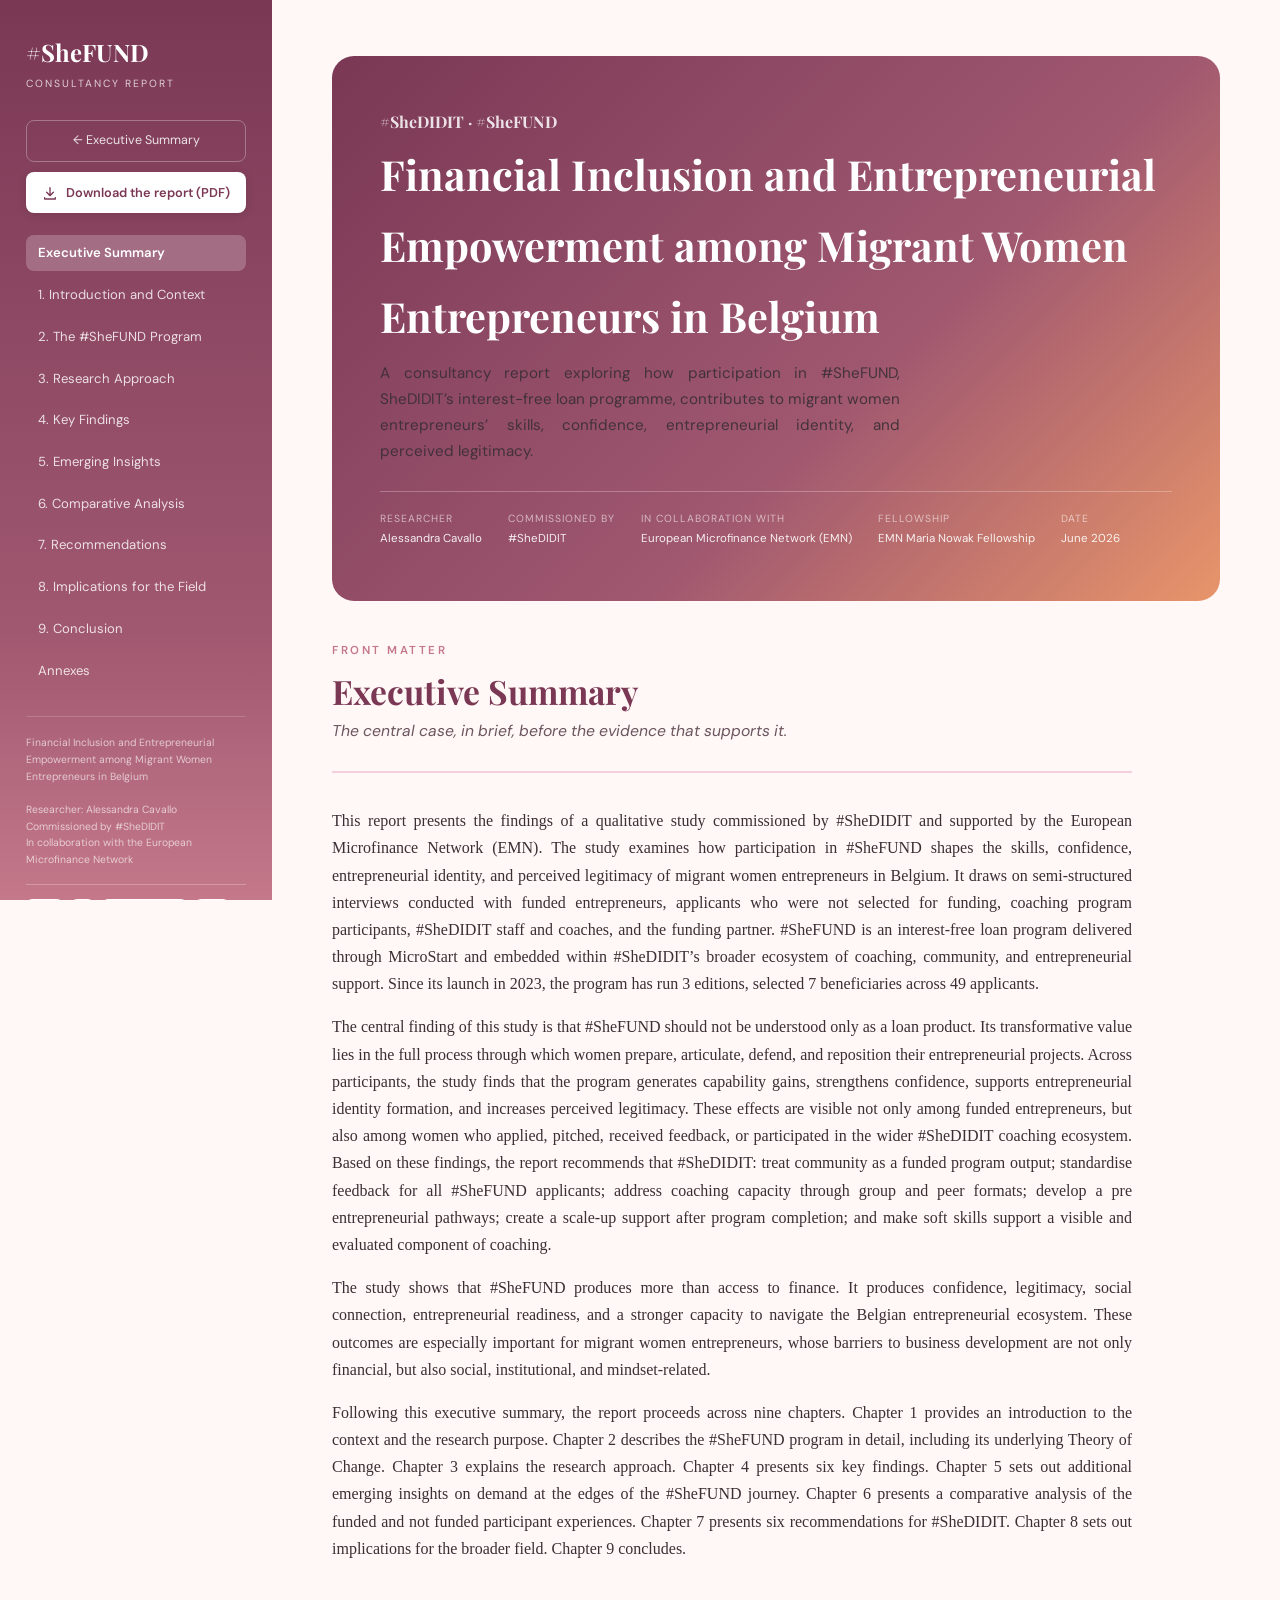
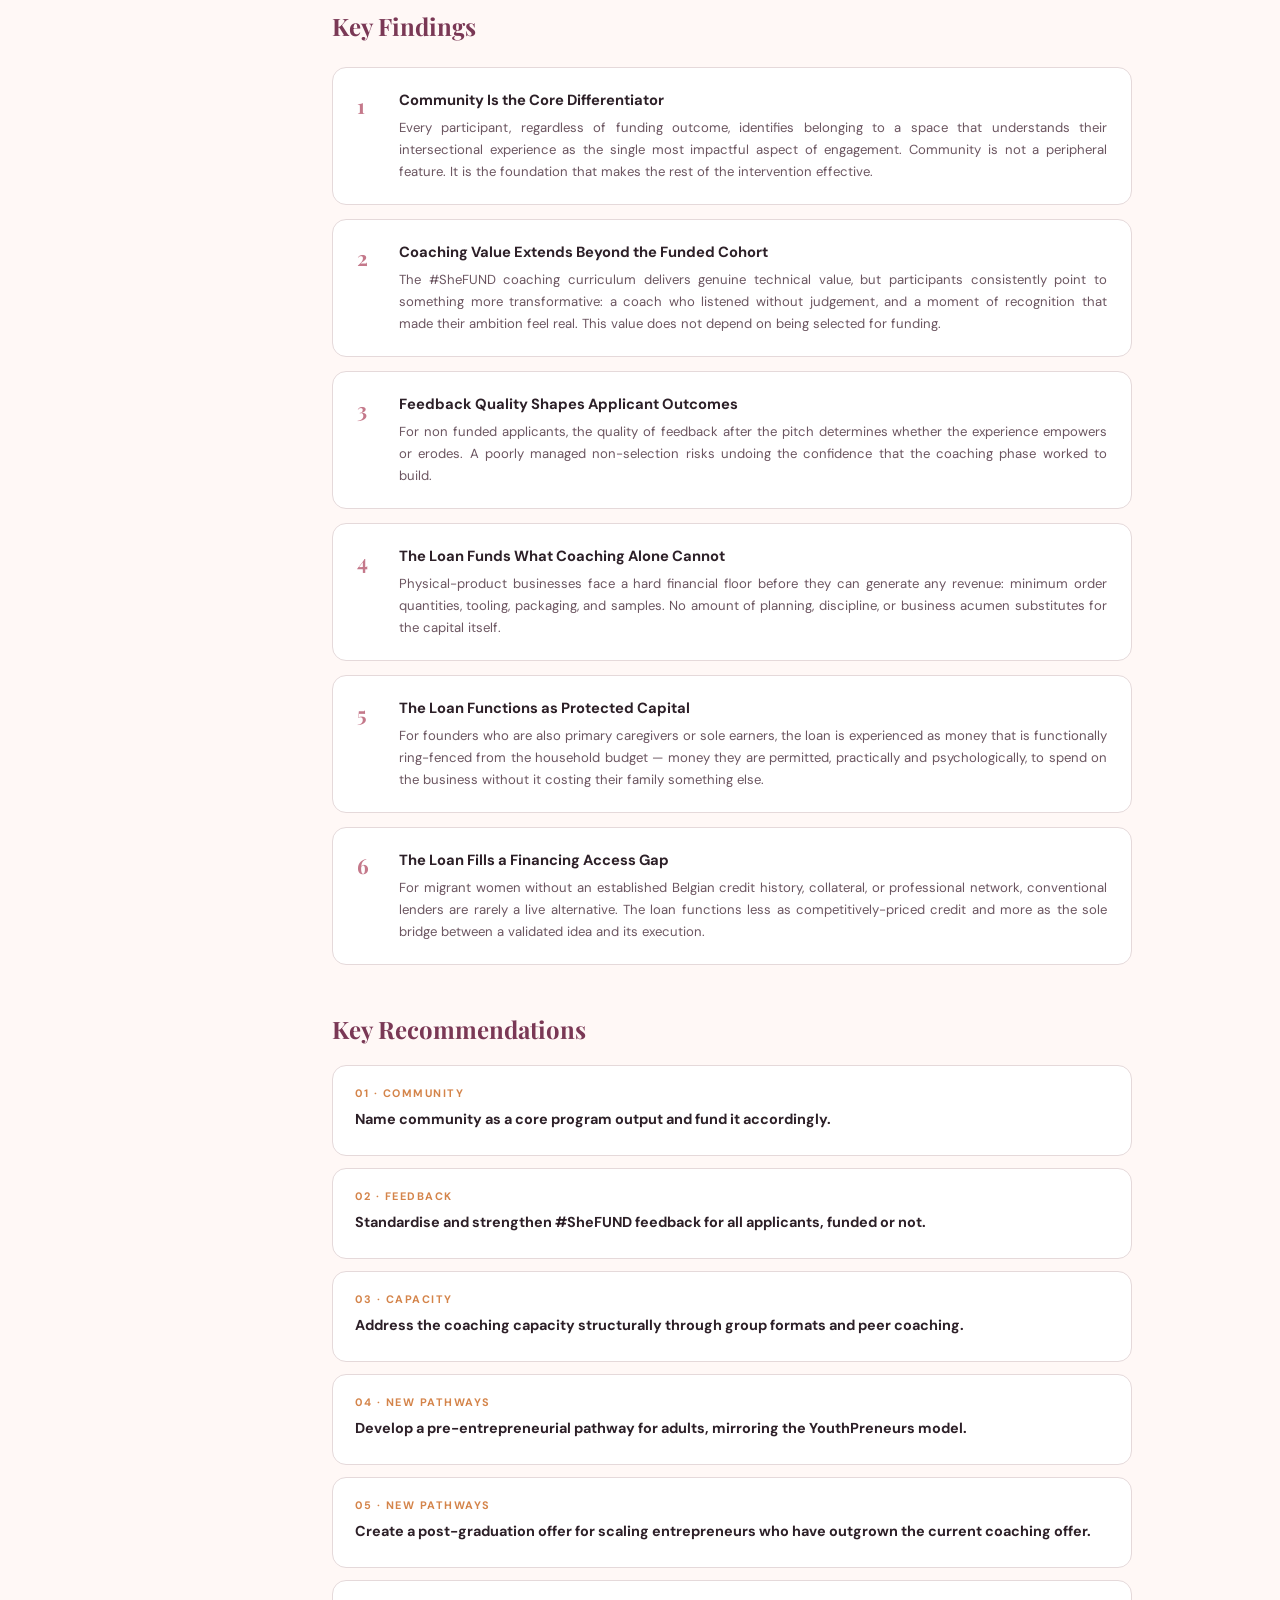
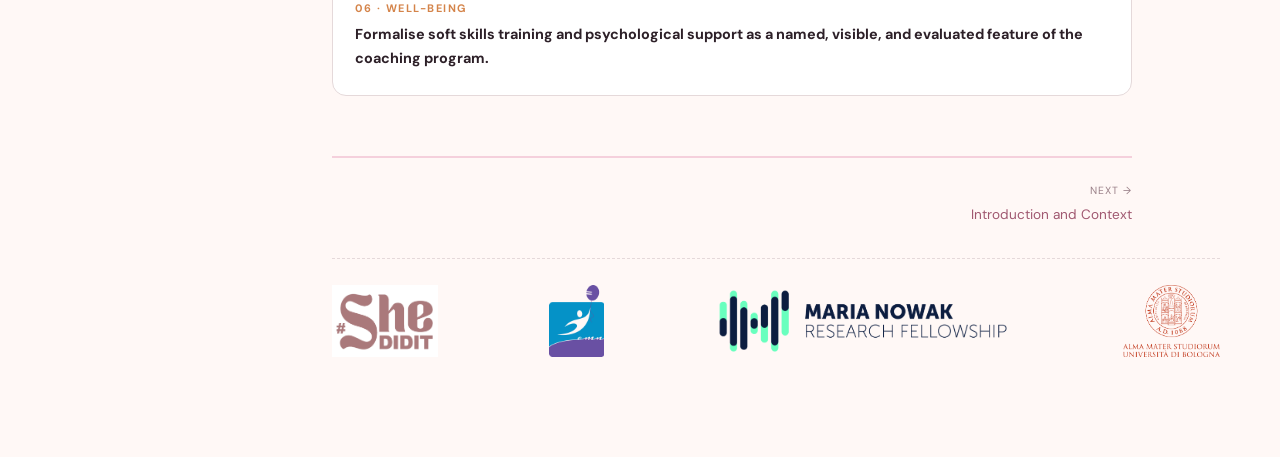
<file: Research Outputs/index.html>
<!DOCTYPE html>
<html lang="en">
<head>
<meta charset="UTF-8">
<title>Executive Summary — #SheFUND Consultancy Report</title>
<meta name="viewport" content="width=device-width, initial-scale=1">
<link rel="preconnect" href="https://fonts.googleapis.com">
<link href="https://fonts.googleapis.com/css2?family=Playfair+Display:ital,wght@0,400;0,600;0,700;0,800;1,400;1,600&family=DM+Sans:wght@300;400;500;600;700&display=swap" rel="stylesheet">
<link rel="stylesheet" href="site.css">
</head>
<body>
<div class="layout">
<aside class="sidebar">
  <div class="brand">#SheFUND</div>
  <div class="brand-sub">Consultancy Report</div>
  <a class="front-link" href="index.html">&larr; Executive Summary</a>
  <a class="download-link" href="SheFUND_Report.pdf" download="SheFUND_Consultancy_Report.pdf"><svg viewBox="0 0 24 24" width="16" height="16" aria-hidden="true"><path fill="currentColor" d="M12 3a1 1 0 0 1 1 1v9.59l3.3-3.3a1 1 0 1 1 1.4 1.42l-5 5a1 1 0 0 1-1.4 0l-5-5a1 1 0 1 1 1.4-1.42l3.3 3.3V4a1 1 0 0 1 1-1Zm-8 15a1 1 0 0 1 1 1v1h14v-1a1 1 0 1 1 2 0v2a1 1 0 0 1-1 1H4a1 1 0 0 1-1-1v-2a1 1 0 0 1 1-1Z"/></svg>Download the report (PDF)</a>
  <nav><ul>
    <li class="nav-group"><a class="active" href="index.html">Executive Summary</a></li>
    <li class="nav-group"><a href="01-introduction.html">1. Introduction and Context</a></li>
    <li class="nav-group"><a href="02-program.html">2. The #SheFUND Program</a></li>
    <li class="nav-group"><a href="03-research-approach.html">3. Research Approach</a></li>
    <li class="nav-group"><a href="04-key-findings.html">4. Key Findings</a></li>
    <li class="nav-group"><a href="05-emerging-insights.html">5. Emerging Insights</a></li>
    <li class="nav-group"><a href="06-comparative-analysis.html">6. Comparative Analysis</a></li>
    <li class="nav-group"><a href="07-recommendations.html">7. Recommendations</a></li>
    <li class="nav-group"><a href="08-implications.html">8. Implications for the Field</a></li>
    <li class="nav-group"><a href="09-conclusion.html">9. Conclusion</a></li>
    <li class="nav-group"><a href="10-annexes.html">Annexes</a></li>
  </ul></nav>
  <div class="sidebar-footer">Financial Inclusion and Entrepreneurial Empowerment among Migrant Women Entrepreneurs in Belgium<br><br>Researcher: Alessandra Cavallo<br>Commissioned by #SheDIDIT<br>In collaboration with the European Microfinance Network</div>
  <div class="logo-strip"><img src="she%20logo.png" alt="#SheDIDIT"><img src="EMN_logo.png" alt="European Microfinance Network"><img src="Maria_Nowak_Fellowship_logo.png" alt="Maria Nowak Research Fellowship"><img src="Unibo_Logo.png" alt="Universita di Bologna"></div>
</aside>
<main>

<div class="cover">
  <div class="brand">#SheDIDIT &middot; #SheFUND</div>
  <h1>Financial Inclusion and Entrepreneurial Empowerment among Migrant Women Entrepreneurs in Belgium</h1>
  <p class="cover-sub">A consultancy report exploring how participation in #SheFUND, SheDIDIT’s interest-free loan programme, contributes to migrant women entrepreneurs’ skills, confidence, entrepreneurial identity, and perceived legitimacy.</p>
  <div class="cover-meta">
    <div><span>Researcher</span>Alessandra Cavallo</div>
    <div><span>Commissioned by</span>#SheDIDIT</div>
    <div><span>In collaboration with</span>European Microfinance Network (EMN)</div>
    <div><span>Fellowship</span>EMN Maria Nowak Fellowship</div>
    <div><span>Date</span>June 2026</div>
  </div>
</div>

<div class="eyebrow">Front Matter</div>
<h1 class="chapter-title">Executive Summary</h1>
<p class="chapter-dek">The central case, in brief, before the evidence that supports it.</p>

<p>This report presents the findings of a qualitative study commissioned by #SheDIDIT and supported by the European Microfinance Network (EMN). The study examines how participation in #SheFUND shapes the skills, confidence, entrepreneurial identity, and perceived legitimacy of migrant women entrepreneurs in Belgium. It draws on semi-structured interviews conducted with funded entrepreneurs, applicants who were not selected for funding, coaching program participants, #SheDIDIT staff and coaches, and the funding partner. #SheFUND is an interest-free loan program delivered through MicroStart and embedded within #SheDIDIT&rsquo;s broader ecosystem of coaching, community, and entrepreneurial support. Since its launch in 2023, the program has run 3 editions, selected 7 beneficiaries across 49 applicants.</p>

<p>The central finding of this study is that #SheFUND should not be understood only as a loan product. Its transformative value lies in the full process through which women prepare, articulate, defend, and reposition their entrepreneurial projects. Across participants, the study finds that the program generates capability gains, strengthens confidence, supports entrepreneurial identity formation, and increases perceived legitimacy. These effects are visible not only among funded entrepreneurs, but also among women who applied, pitched, received feedback, or participated in the wider #SheDIDIT coaching ecosystem. Based on these findings, the report recommends that #SheDIDIT: treat community as a funded program output; standardise feedback for all #SheFUND applicants; address coaching capacity through group and peer formats; develop a pre entrepreneurial pathways; create a scale-up support after program completion; and make soft skills support a visible and evaluated component of coaching.</p>

<p>The study shows that #SheFUND produces more than access to finance. It produces confidence, legitimacy, social connection, entrepreneurial readiness, and a stronger capacity to navigate the Belgian entrepreneurial ecosystem. These outcomes are especially important for migrant women entrepreneurs, whose barriers to business development are not only financial, but also social, institutional, and mindset-related.</p>

<p>Following this executive summary, the report proceeds across nine chapters. Chapter 1 provides an introduction to the context and the research purpose. Chapter 2 describes the #SheFUND program in detail, including its underlying Theory of Change. Chapter 3 explains the research approach. Chapter 4 presents six key findings. Chapter 5 sets out additional emerging insights on demand at the edges of the #SheFUND journey. Chapter 6 presents a comparative analysis of the funded and not funded participant experiences. Chapter 7 presents six recommendations for #SheDIDIT. Chapter 8 sets out implications for the broader field. Chapter 9 concludes.</p>

<h2 class="h-section">Key Findings</h2>
<div class="summary-grid">

  <div class="summary-card"><div class="sc-num">1</div><div><h4>Community Is the Core Differentiator</h4>
  <p>Every participant, regardless of funding outcome, identifies belonging to a space that understands their intersectional experience as the single most impactful aspect of engagement. Community is not a peripheral feature. It is the foundation that makes the rest of the intervention effective.</p></div></div>

  <div class="summary-card"><div class="sc-num">2</div><div><h4>Coaching Value Extends Beyond the Funded Cohort</h4>
  <p>The #SheFUND coaching curriculum delivers genuine technical value, but participants consistently point to something more transformative: a coach who listened without judgement, and a moment of recognition that made their ambition feel real. This value does not depend on being selected for funding.</p></div></div>

  <div class="summary-card"><div class="sc-num">3</div><div><h4>Feedback Quality Shapes Applicant Outcomes</h4>
  <p>For non funded applicants, the quality of feedback after the pitch determines whether the experience empowers or erodes. A poorly managed non-selection risks undoing the confidence that the coaching phase worked to build.</p></div></div>

  <div class="summary-card"><div class="sc-num">4</div><div><h4>The Loan Funds What Coaching Alone Cannot</h4>
  <p>Physical-product businesses face a hard financial floor before they can generate any revenue: minimum order quantities, tooling, packaging, and samples. No amount of planning, discipline, or business acumen substitutes for the capital itself.</p></div></div>

  <div class="summary-card"><div class="sc-num">5</div><div><h4>The Loan Functions as Protected Capital</h4>
  <p>For founders who are also primary caregivers or sole earners, the loan is experienced as money that is functionally ring-fenced from the household budget &mdash; money they are permitted, practically and psychologically, to spend on the business without it costing their family something else.</p></div></div>

  <div class="summary-card"><div class="sc-num">6</div><div><h4>The Loan Fills a Financing Access Gap</h4>
  <p>For migrant women without an established Belgian credit history, collateral, or professional network, conventional lenders are rarely a live alternative. The loan functions less as competitively-priced credit and more as the sole bridge between a validated idea and its execution.</p></div></div>

</div>

<h2 class="h-section">Key Recommendations</h2>

<div class="rec-summary-card"><div class="rsc-tag">01 &middot; Community</div><h4>Name community as a core program output and fund it accordingly.</h4></div>
<div class="rec-summary-card"><div class="rsc-tag">02 &middot; Feedback</div><h4>Standardise and strengthen #SheFUND feedback for all applicants, funded or not.</h4></div>
<div class="rec-summary-card"><div class="rsc-tag">03 &middot; Capacity</div><h4>Address the coaching capacity structurally through group formats and peer coaching.</h4></div>
<div class="rec-summary-card"><div class="rsc-tag">04 &middot; New Pathways</div><h4>Develop a pre-entrepreneurial pathway for adults, mirroring the YouthPreneurs model.</h4></div>
<div class="rec-summary-card"><div class="rsc-tag">05 &middot; New Pathways</div><h4>Create a post-graduation offer for scaling entrepreneurs who have outgrown the current coaching offer.</h4></div>
<div class="rec-summary-card"><div class="rsc-tag">06 &middot; Well-being</div><h4>Formalise soft skills training and psychological support as a named, visible, and evaluated feature of the coaching program.</h4></div>

<div class="page-nav"><a class="next" href="01-introduction.html"><span>Next &rarr;</span>Introduction and Context</a></div>
  <div class="logo-strip-page"><img src="she%20logo.png" alt="#SheDIDIT"><img src="EMN_logo.png" alt="European Microfinance Network"><img src="Maria_Nowak_Fellowship_logo.png" alt="Maria Nowak Research Fellowship"><img src="Unibo_Logo.png" alt="Universita di Bologna"></div>
</main>
</div>
</body>
</html>
</file>
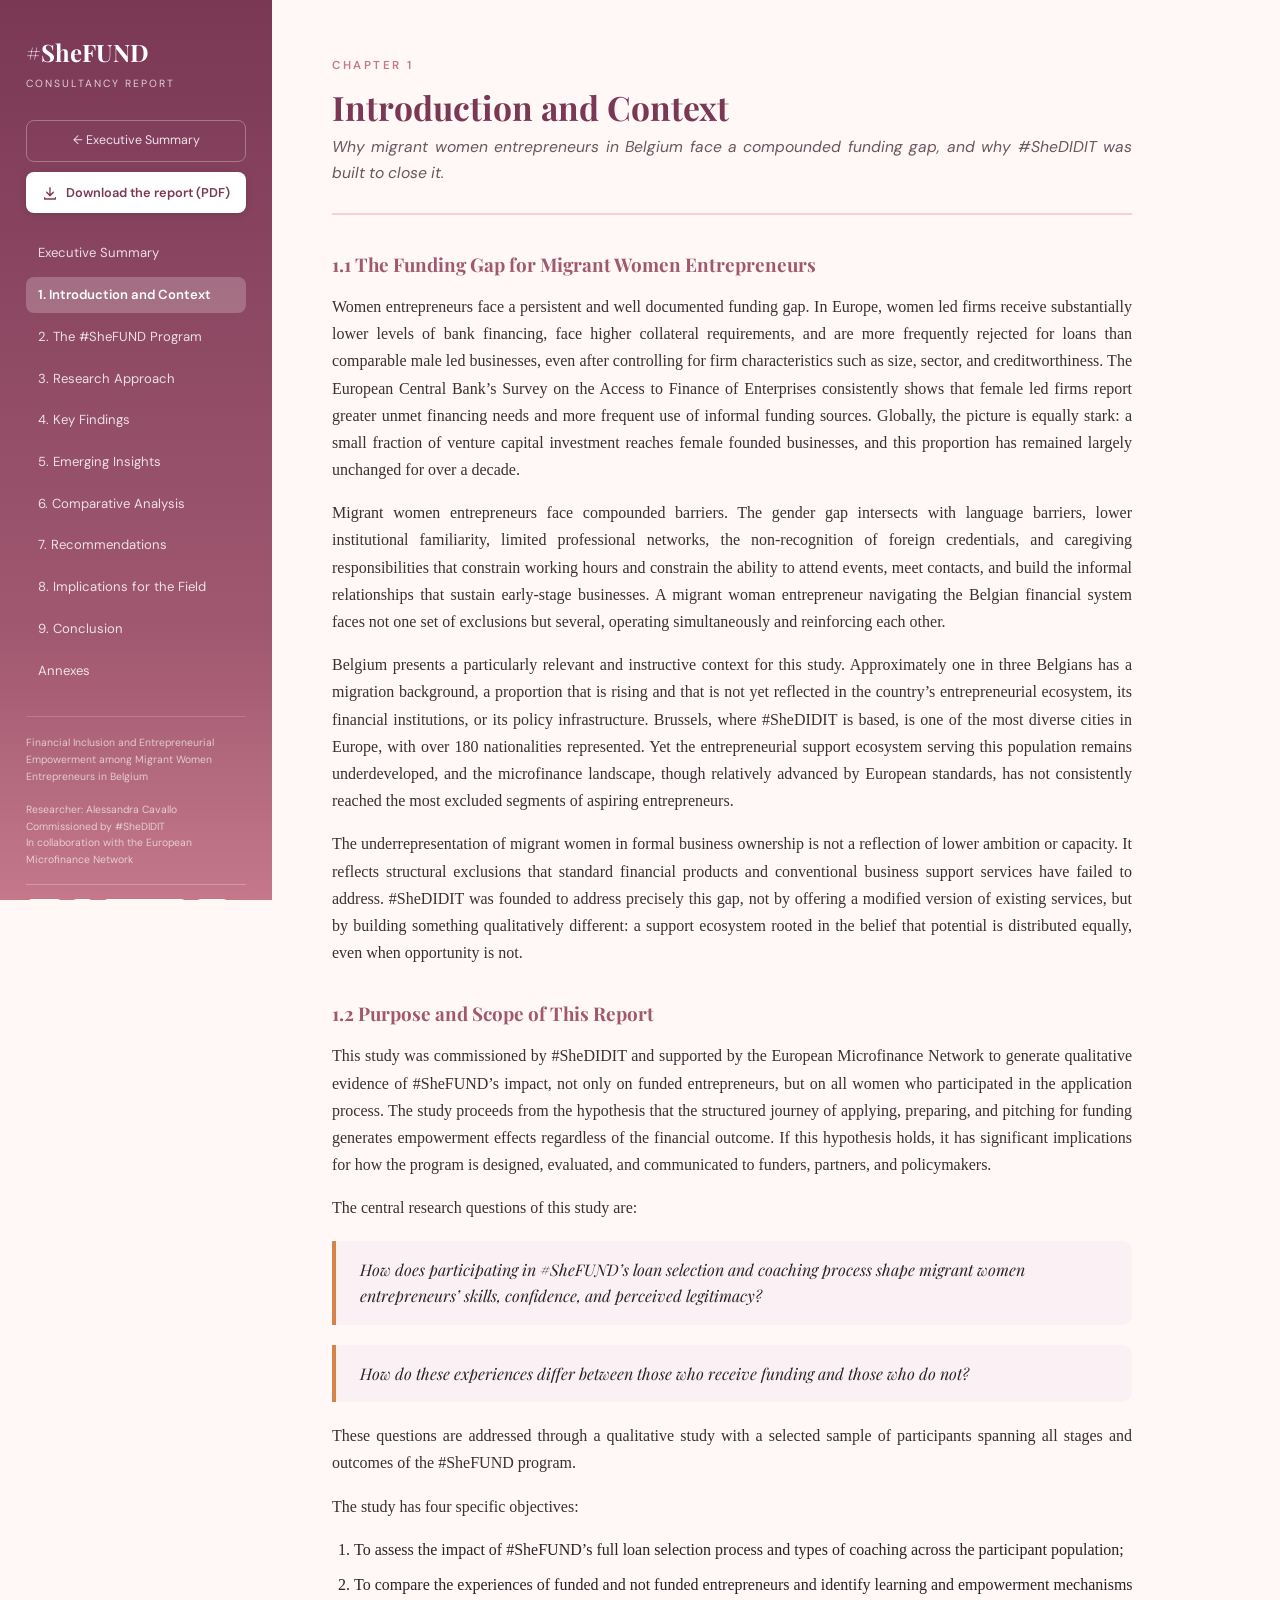
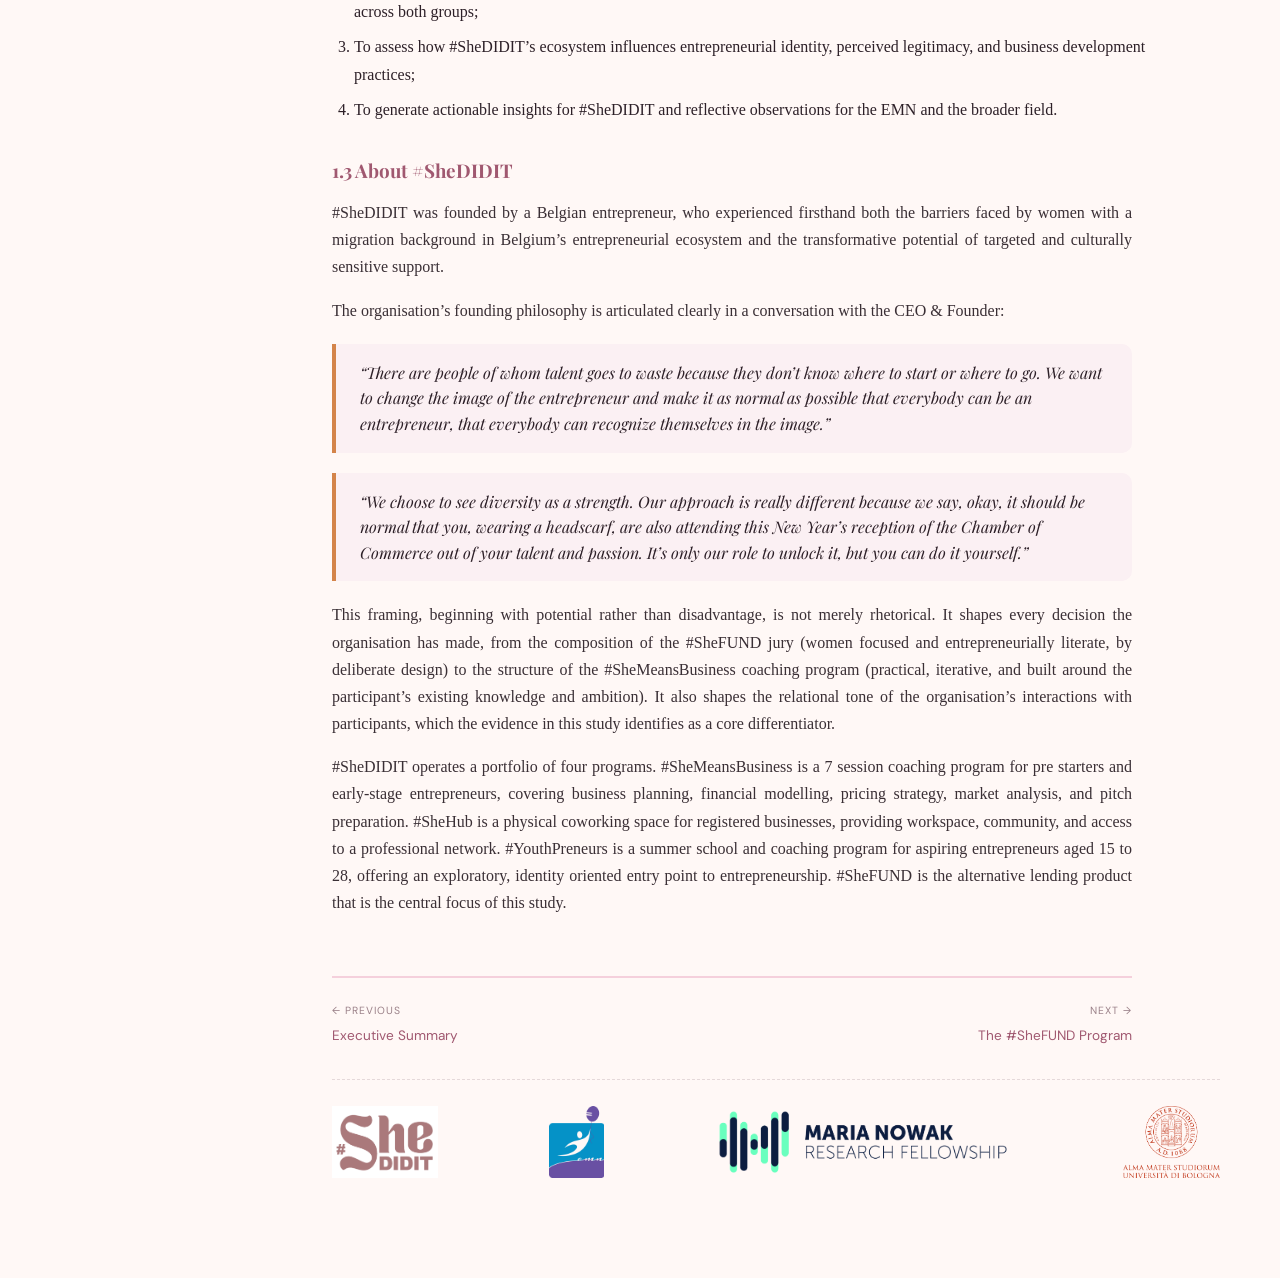
<file: Research Outputs/01-introduction.html>
<!DOCTYPE html>
<html lang="en">
<head>
<meta charset="UTF-8">
<title>1. Introduction and Context — #SheFUND Consultancy Report</title>
<meta name="viewport" content="width=device-width, initial-scale=1">
<link rel="preconnect" href="https://fonts.googleapis.com">
<link href="https://fonts.googleapis.com/css2?family=Playfair+Display:ital,wght@0,400;0,600;0,700;0,800;1,400;1,600&family=DM+Sans:wght@300;400;500;600;700&display=swap" rel="stylesheet">
<link rel="stylesheet" href="site.css">
</head>
<body>
<div class="layout">
<aside class="sidebar">
  <div class="brand">#SheFUND</div>
  <div class="brand-sub">Consultancy Report</div>
  <a class="front-link" href="index.html">&larr; Executive Summary</a>
  <a class="download-link" href="SheFUND_Report.pdf" download="SheFUND_Consultancy_Report.pdf"><svg viewBox="0 0 24 24" width="16" height="16" aria-hidden="true"><path fill="currentColor" d="M12 3a1 1 0 0 1 1 1v9.59l3.3-3.3a1 1 0 1 1 1.4 1.42l-5 5a1 1 0 0 1-1.4 0l-5-5a1 1 0 1 1 1.4-1.42l3.3 3.3V4a1 1 0 0 1 1-1Zm-8 15a1 1 0 0 1 1 1v1h14v-1a1 1 0 1 1 2 0v2a1 1 0 0 1-1 1H4a1 1 0 0 1-1-1v-2a1 1 0 0 1 1-1Z"/></svg>Download the report (PDF)</a>
  <nav><ul>
    <li class="nav-group"><a href="index.html">Executive Summary</a></li>
    <li class="nav-group"><a class="active" href="01-introduction.html">1. Introduction and Context</a></li>
    <li class="nav-group"><a href="02-program.html">2. The #SheFUND Program</a></li>
    <li class="nav-group"><a href="03-research-approach.html">3. Research Approach</a></li>
    <li class="nav-group"><a href="04-key-findings.html">4. Key Findings</a></li>
    <li class="nav-group"><a href="05-emerging-insights.html">5. Emerging Insights</a></li>
    <li class="nav-group"><a href="06-comparative-analysis.html">6. Comparative Analysis</a></li>
    <li class="nav-group"><a href="07-recommendations.html">7. Recommendations</a></li>
    <li class="nav-group"><a href="08-implications.html">8. Implications for the Field</a></li>
    <li class="nav-group"><a href="09-conclusion.html">9. Conclusion</a></li>
    <li class="nav-group"><a href="10-annexes.html">Annexes</a></li>
  </ul></nav>
  <div class="sidebar-footer">Financial Inclusion and Entrepreneurial Empowerment among Migrant Women Entrepreneurs in Belgium<br><br>Researcher: Alessandra Cavallo<br>Commissioned by #SheDIDIT<br>In collaboration with the European Microfinance Network</div>
  <div class="logo-strip"><img src="she%20logo.png" alt="#SheDIDIT"><img src="EMN_logo.png" alt="European Microfinance Network"><img src="Maria_Nowak_Fellowship_logo.png" alt="Maria Nowak Research Fellowship"><img src="Unibo_Logo.png" alt="Universita di Bologna"></div>
</aside>
<main>

<div class="eyebrow">Chapter 1</div>
<h1 class="chapter-title">Introduction and Context</h1>
<p class="chapter-dek">Why migrant women entrepreneurs in Belgium face a compounded funding gap, and why #SheDIDIT was built to close it.</p>

<h3 class="h-sub">1.1 The Funding Gap for Migrant Women Entrepreneurs</h3>

<p>Women entrepreneurs face a persistent and well documented funding gap. In Europe, women led firms receive substantially lower levels of bank financing, face higher collateral requirements, and are more frequently rejected for loans than comparable male led businesses, even after controlling for firm characteristics such as size, sector, and creditworthiness. The European Central Bank&rsquo;s Survey on the Access to Finance of Enterprises consistently shows that female led firms report greater unmet financing needs and more frequent use of informal funding sources. Globally, the picture is equally stark: a small fraction of venture capital investment reaches female founded businesses, and this proportion has remained largely unchanged for over a decade.</p>

<p>Migrant women entrepreneurs face compounded barriers. The gender gap intersects with language barriers, lower institutional familiarity, limited professional networks, the non-recognition of foreign credentials, and caregiving responsibilities that constrain working hours and constrain the ability to attend events, meet contacts, and build the informal relationships that sustain early-stage businesses. A migrant woman entrepreneur navigating the Belgian financial system faces not one set of exclusions but several, operating simultaneously and reinforcing each other.</p>

<p>Belgium presents a particularly relevant and instructive context for this study. Approximately one in three Belgians has a migration background, a proportion that is rising and that is not yet reflected in the country&rsquo;s entrepreneurial ecosystem, its financial institutions, or its policy infrastructure. Brussels, where #SheDIDIT is based, is one of the most diverse cities in Europe, with over 180 nationalities represented. Yet the entrepreneurial support ecosystem serving this population remains underdeveloped, and the microfinance landscape, though relatively advanced by European standards, has not consistently reached the most excluded segments of aspiring entrepreneurs.</p>

<p>The underrepresentation of migrant women in formal business ownership is not a reflection of lower ambition or capacity. It reflects structural exclusions that standard financial products and conventional business support services have failed to address. #SheDIDIT was founded to address precisely this gap, not by offering a modified version of existing services, but by building something qualitatively different: a support ecosystem rooted in the belief that potential is distributed equally, even when opportunity is not.</p>

<h3 class="h-sub">1.2 Purpose and Scope of This Report</h3>

<p>This study was commissioned by #SheDIDIT and supported by the European Microfinance Network to generate qualitative evidence of #SheFUND&rsquo;s impact, not only on funded entrepreneurs, but on all women who participated in the application process. The study proceeds from the hypothesis that the structured journey of applying, preparing, and pitching for funding generates empowerment effects regardless of the financial outcome. If this hypothesis holds, it has significant implications for how the program is designed, evaluated, and communicated to funders, partners, and policymakers.</p>

<p>The central research questions of this study are:</p>
<blockquote>How does participating in #SheFUND&rsquo;s loan selection and coaching process shape migrant women entrepreneurs&rsquo; skills, confidence, and perceived legitimacy?</blockquote>
<blockquote>How do these experiences differ between those who receive funding and those who do not?</blockquote>

<p>These questions are addressed through a qualitative study with a selected sample of participants spanning all stages and outcomes of the #SheFUND program.</p>

<p>The study has four specific objectives:</p>
<ol class="plain-list">
  <li>To assess the impact of #SheFUND&rsquo;s full loan selection process and types of coaching across the participant population;</li>
  <li>To compare the experiences of funded and not funded entrepreneurs and identify learning and empowerment mechanisms across both groups;</li>
  <li>To assess how #SheDIDIT&rsquo;s ecosystem influences entrepreneurial identity, perceived legitimacy, and business development practices;</li>
  <li>To generate actionable insights for #SheDIDIT and reflective observations for the EMN and the broader field.</li>
</ol>

<h3 class="h-sub">1.3 About #SheDIDIT</h3>

<p>#SheDIDIT was founded by a Belgian entrepreneur, who experienced firsthand both the barriers faced by women with a migration background in Belgium&rsquo;s entrepreneurial ecosystem and the transformative potential of targeted and culturally sensitive support.</p>

<p>The organisation&rsquo;s founding philosophy is articulated clearly in a conversation with the CEO &amp; Founder:</p>

<blockquote>&ldquo;There are people of whom talent goes to waste because they don&rsquo;t know where to start or where to go. We want to change the image of the entrepreneur and make it as normal as possible that everybody can be an entrepreneur, that everybody can recognize themselves in the image.&rdquo;</blockquote>

<blockquote>&ldquo;We choose to see diversity as a strength. Our approach is really different because we say, okay, it should be normal that you, wearing a headscarf, are also attending this New Year&rsquo;s reception of the Chamber of Commerce out of your talent and passion. It&rsquo;s only our role to unlock it, but you can do it yourself.&rdquo;</blockquote>

<p>This framing, beginning with potential rather than disadvantage, is not merely rhetorical. It shapes every decision the organisation has made, from the composition of the #SheFUND jury (women focused and entrepreneurially literate, by deliberate design) to the structure of the #SheMeansBusiness coaching program (practical, iterative, and built around the participant&rsquo;s existing knowledge and ambition). It also shapes the relational tone of the organisation&rsquo;s interactions with participants, which the evidence in this study identifies as a core differentiator.</p>

<p>#SheDIDIT operates a portfolio of four programs. #SheMeansBusiness is a 7 session coaching program for pre starters and early-stage entrepreneurs, covering business planning, financial modelling, pricing strategy, market analysis, and pitch preparation. #SheHub is a physical coworking space for registered businesses, providing workspace, community, and access to a professional network. #YouthPreneurs is a summer school and coaching program for aspiring entrepreneurs aged 15 to 28, offering an exploratory, identity oriented entry point to entrepreneurship. #SheFUND is the alternative lending product that is the central focus of this study.</p>
<div class="page-nav"><a href="index.html"><span>&larr; Previous</span>Executive Summary</a><a class="next" href="02-program.html"><span>Next &rarr;</span>The #SheFUND Program</a></div>
  <div class="logo-strip-page"><img src="she%20logo.png" alt="#SheDIDIT"><img src="EMN_logo.png" alt="European Microfinance Network"><img src="Maria_Nowak_Fellowship_logo.png" alt="Maria Nowak Research Fellowship"><img src="Unibo_Logo.png" alt="Universita di Bologna"></div>
</main>
</div>
</body>
</html>
</file>
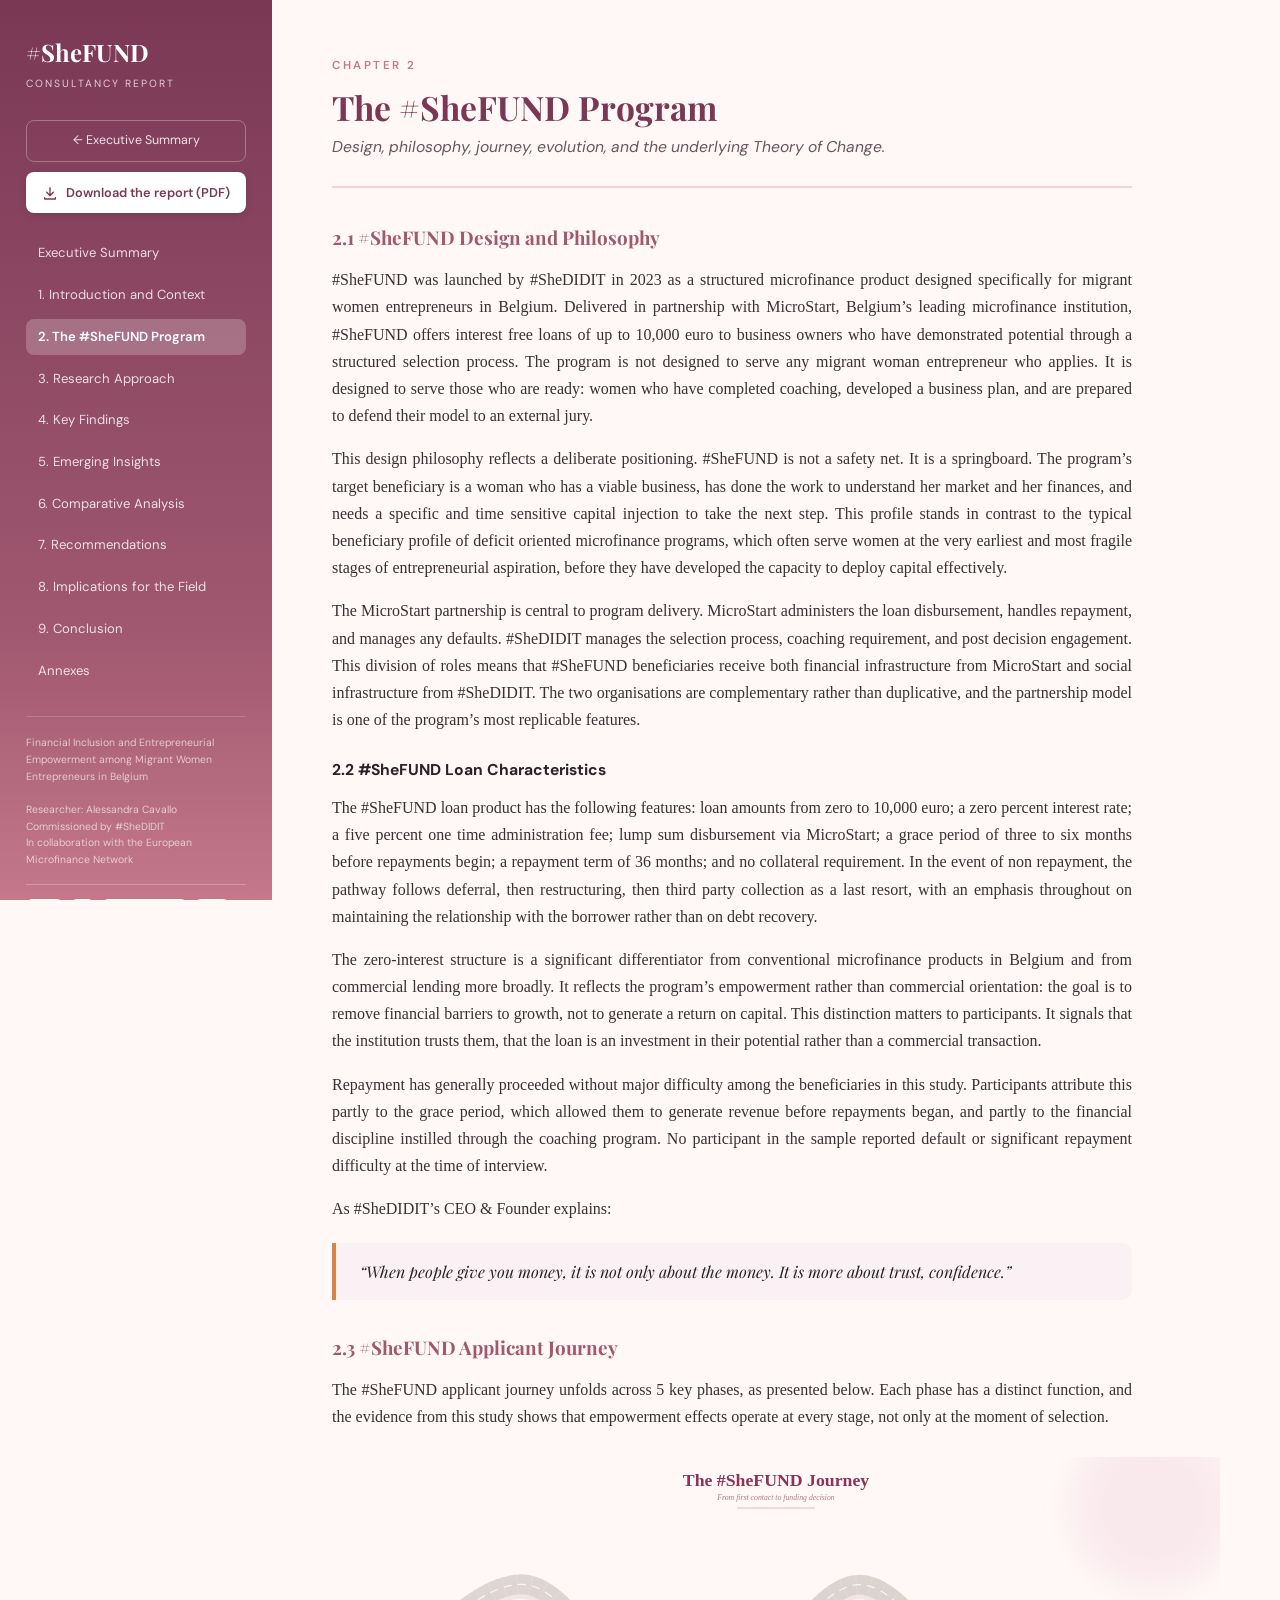
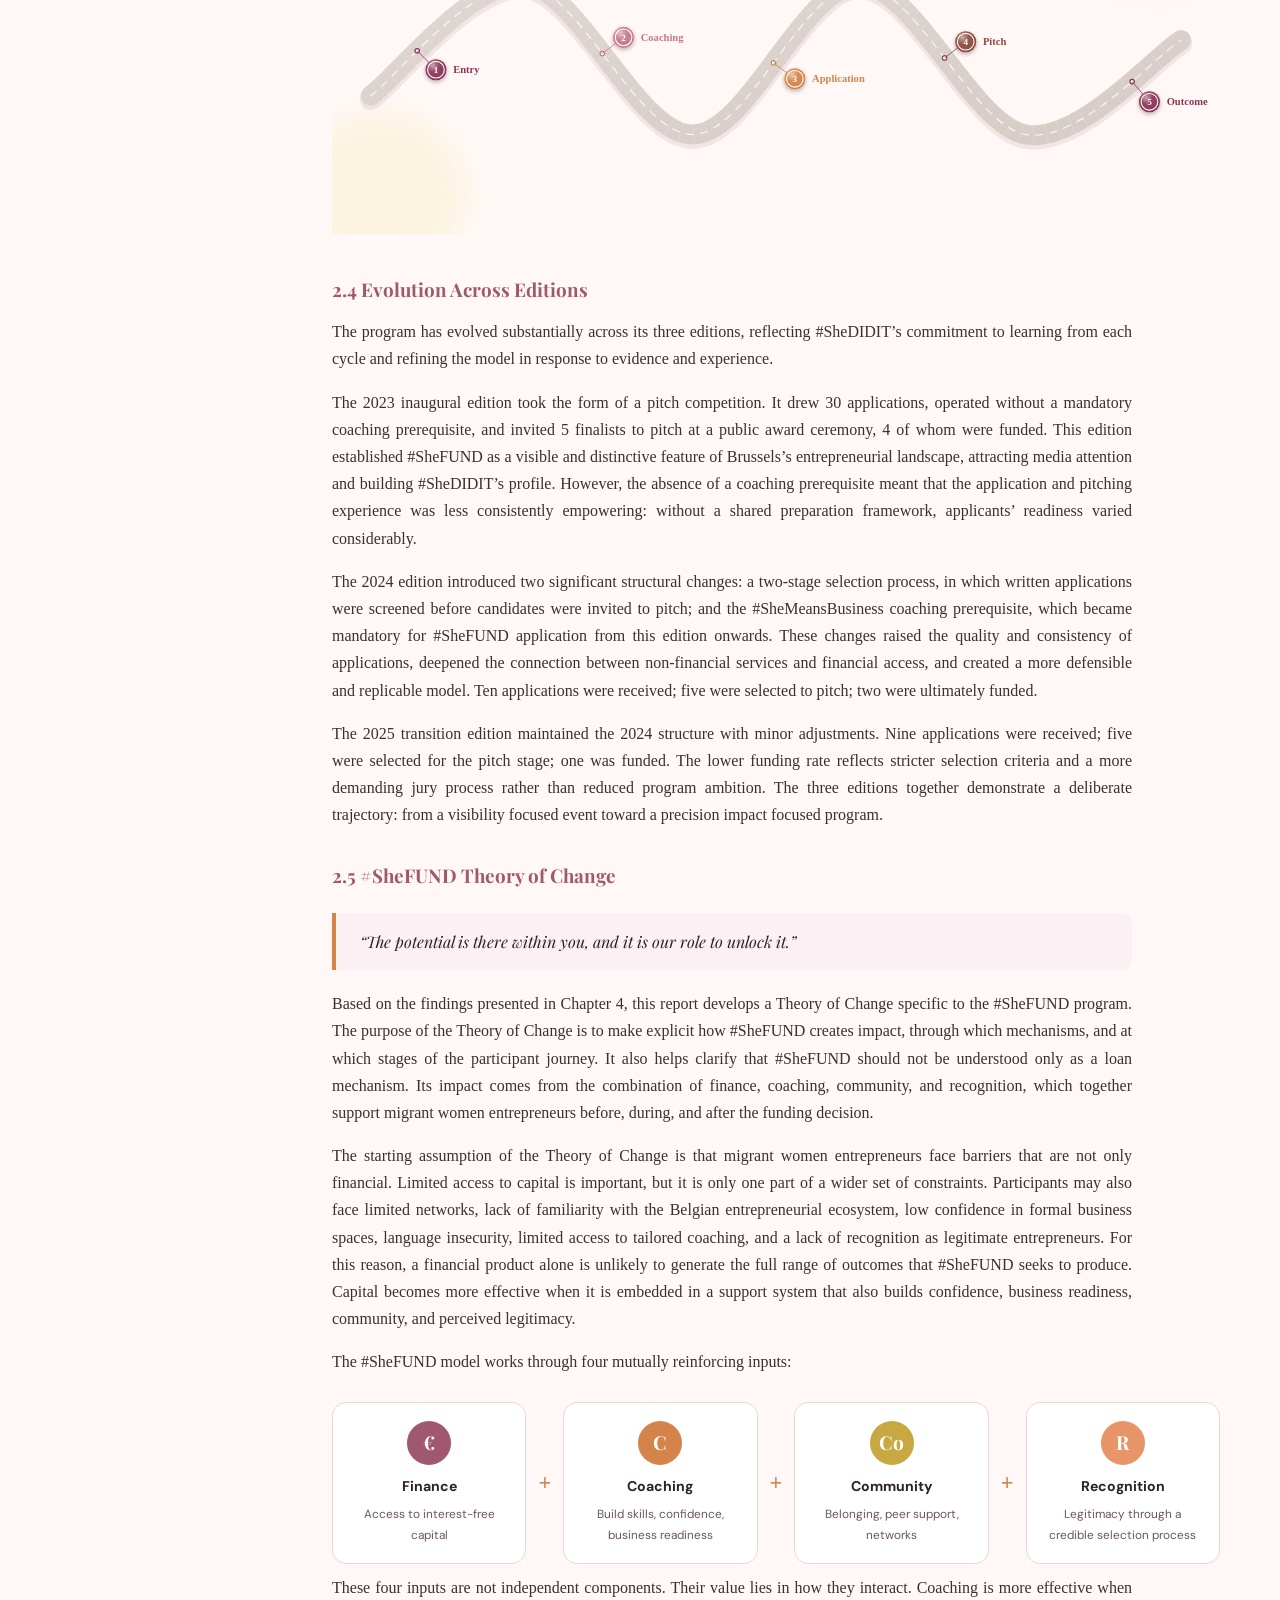
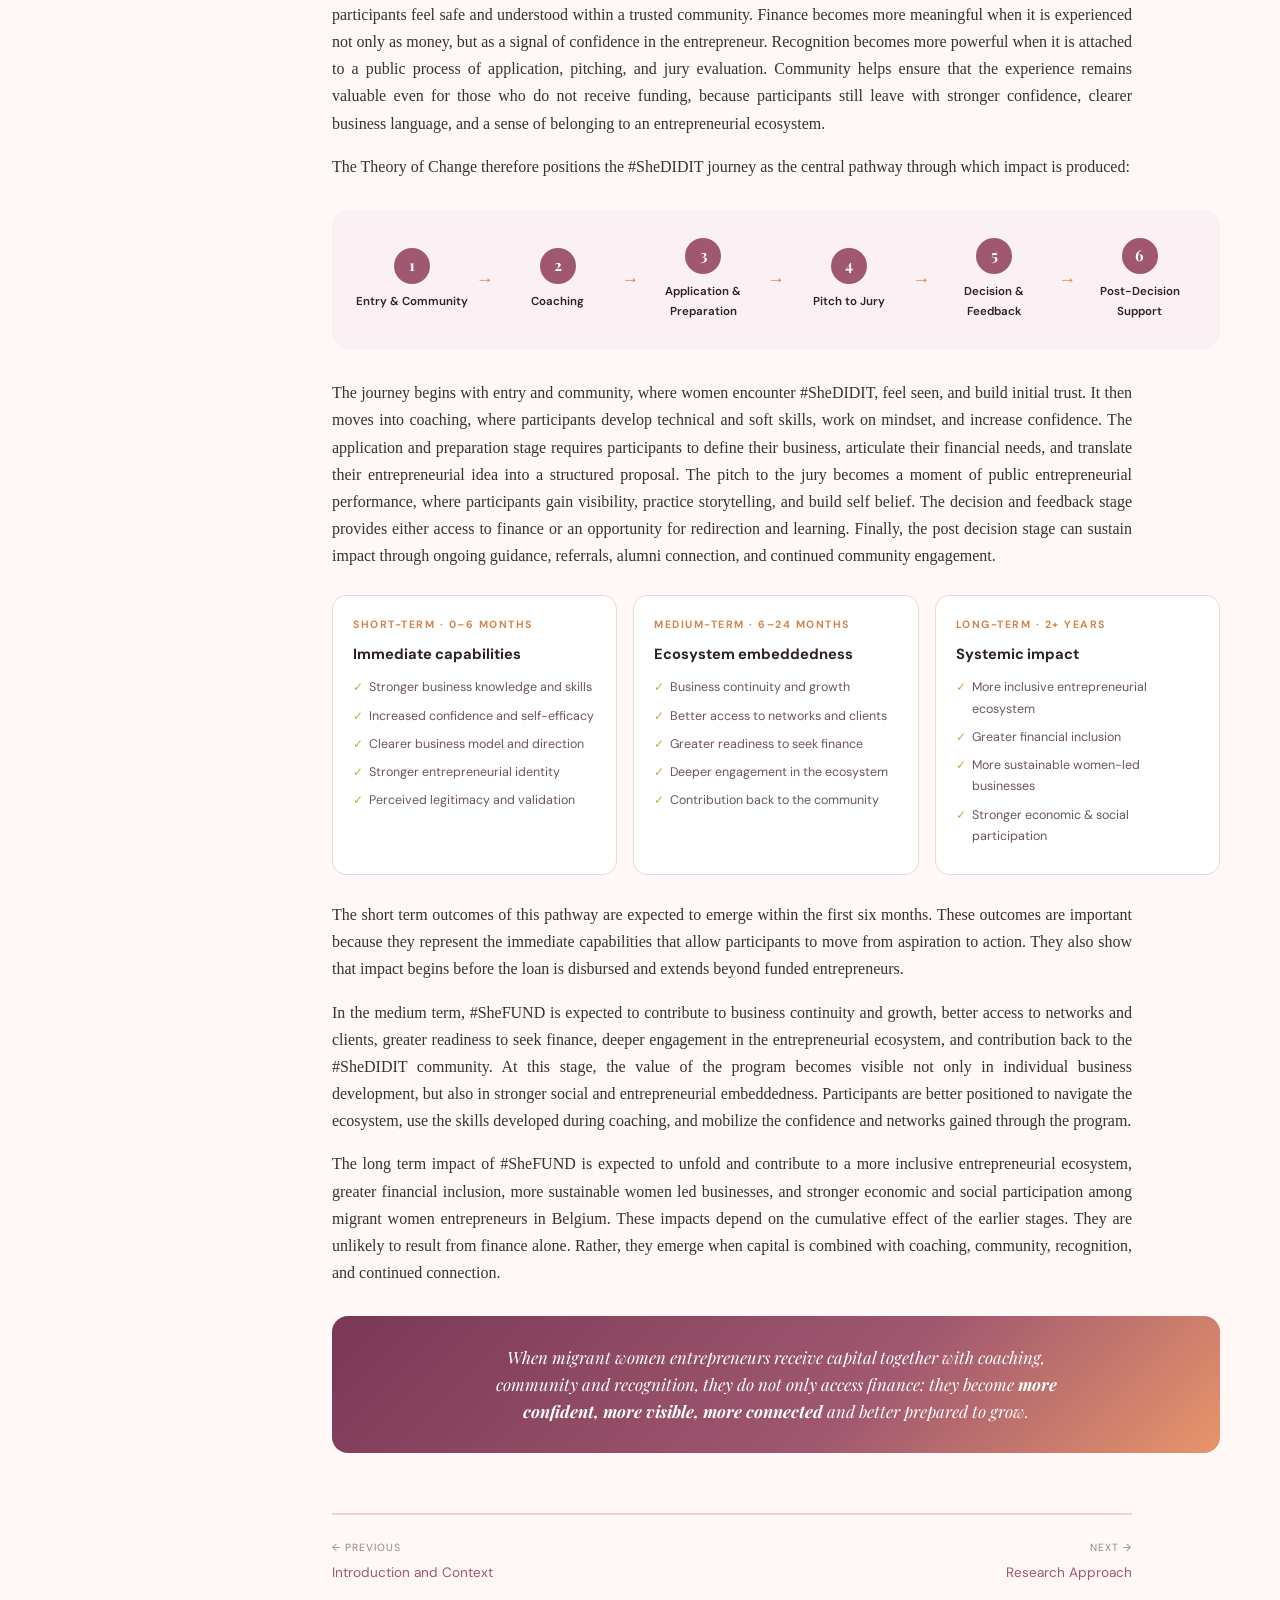
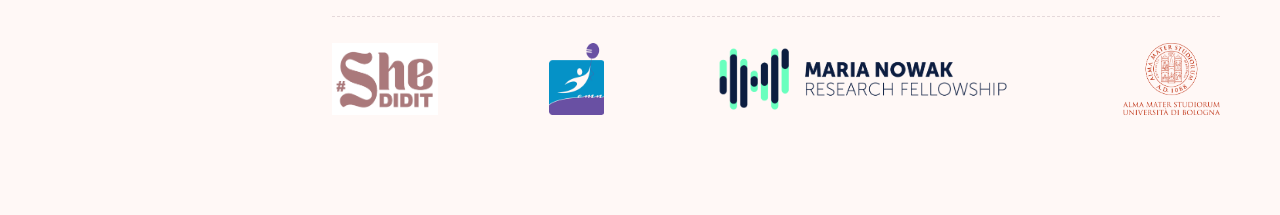
<file: Research Outputs/02-program.html>
<!DOCTYPE html>
<html lang="en">
<head>
<meta charset="UTF-8">
<title>2. The #SheFUND Program — #SheFUND Consultancy Report</title>
<meta name="viewport" content="width=device-width, initial-scale=1">
<link rel="preconnect" href="https://fonts.googleapis.com">
<link href="https://fonts.googleapis.com/css2?family=Playfair+Display:ital,wght@0,400;0,600;0,700;0,800;1,400;1,600&family=DM+Sans:wght@300;400;500;600;700&display=swap" rel="stylesheet">
<link rel="stylesheet" href="site.css">
<style>
.toc-inputs{display:flex;align-items:stretch;gap:10px;margin:26px 0 10px;flex-wrap:wrap}
.toc-input-card{
  flex:1;min-width:150px;background:#fff;border:1px solid var(--border-gray);border-radius:14px;
  padding:18px 16px;text-align:center;
}
.toc-input-card .ti-icon{
  width:44px;height:44px;border-radius:50%;margin:0 auto 10px;display:flex;align-items:center;justify-content:center;
  color:#fff;font-size:1.2rem;font-family:'Playfair Display',serif;font-weight:700;
}
.toc-input-card h4{font-family:'DM Sans',sans-serif;font-size:0.88rem;margin-bottom:6px;color:var(--charcoal)}
.toc-input-card p{font-family:'DM Sans',sans-serif;font-size:0.74rem;color:var(--warm-gray);text-align:center;margin:0}
.toc-plus{display:flex;align-items:center;justify-content:center;font-size:1.4rem;color:var(--gold);font-weight:700;padding:0 2px}

.toc-journey{
  display:flex;align-items:center;gap:0;margin:30px 0;flex-wrap:wrap;
  background:var(--blush-light);border-radius:16px;padding:22px 18px;
}
.toc-step{
  flex:1;min-width:110px;text-align:center;padding:6px;
}
.toc-step .ts-num{
  width:36px;height:36px;border-radius:50%;background:var(--rose-dark);color:#fff;
  display:flex;align-items:center;justify-content:center;margin:0 auto 8px;
  font-family:'Playfair Display',serif;font-weight:700;font-size:0.95rem;
}
.toc-step p{font-family:'DM Sans',sans-serif;font-size:0.72rem;color:var(--charcoal);margin:0;font-weight:600;text-align:center}
.toc-arrow{color:var(--gold);font-size:1.1rem;padding:0 2px}

.toc-outcomes{display:flex;gap:16px;margin:26px 0;flex-wrap:wrap}
.toc-outcome-col{
  flex:1;min-width:210px;background:#fff;border:1px solid var(--border-gray);border-radius:14px;padding:20px;
}
.toc-outcome-col .to-tag{
  font-family:'DM Sans',sans-serif;font-size:0.66rem;letter-spacing:1.5px;text-transform:uppercase;
  color:var(--gold);font-weight:700;margin-bottom:8px;display:block;
}
.toc-outcome-col h4{font-family:'DM Sans',sans-serif;font-size:0.92rem;margin-bottom:10px;color:var(--charcoal)}
.toc-outcome-col ul{list-style:none;font-family:'DM Sans',sans-serif;font-size:0.78rem;color:var(--warm-gray)}
.toc-outcome-col ul li{margin-bottom:7px;padding-left:16px;position:relative}
.toc-outcome-col ul li:before{content:'\2713';position:absolute;left:0;color:var(--sage)}

.toc-quote-banner{
  background:linear-gradient(135deg,var(--rose-deep),var(--rose-dark) 60%,var(--coral));
  color:#fff;border-radius:16px;padding:28px 34px;margin:30px 0 10px;text-align:center;
}
.toc-quote-banner p{
  font-family:'Playfair Display',serif;font-style:italic;font-size:1.05rem;line-height:1.6;
  max-width:620px;margin:0 auto;color:#fff;text-align:center;
}
.toc-quote-banner p b{font-weight:700}
@media(max-width:700px){
  .toc-journey{flex-direction:column}
  .toc-arrow{transform:rotate(90deg)}
}
</style>
</head>
<body>
<div class="layout">
<aside class="sidebar">
  <div class="brand">#SheFUND</div>
  <div class="brand-sub">Consultancy Report</div>
  <a class="front-link" href="index.html">&larr; Executive Summary</a>
  <a class="download-link" href="SheFUND_Report.pdf" download="SheFUND_Consultancy_Report.pdf"><svg viewBox="0 0 24 24" width="16" height="16" aria-hidden="true"><path fill="currentColor" d="M12 3a1 1 0 0 1 1 1v9.59l3.3-3.3a1 1 0 1 1 1.4 1.42l-5 5a1 1 0 0 1-1.4 0l-5-5a1 1 0 1 1 1.4-1.42l3.3 3.3V4a1 1 0 0 1 1-1Zm-8 15a1 1 0 0 1 1 1v1h14v-1a1 1 0 1 1 2 0v2a1 1 0 0 1-1 1H4a1 1 0 0 1-1-1v-2a1 1 0 0 1 1-1Z"/></svg>Download the report (PDF)</a>
  <nav><ul>
    <li class="nav-group"><a href="index.html">Executive Summary</a></li>
    <li class="nav-group"><a href="01-introduction.html">1. Introduction and Context</a></li>
    <li class="nav-group"><a class="active" href="02-program.html">2. The #SheFUND Program</a></li>
    <li class="nav-group"><a href="03-research-approach.html">3. Research Approach</a></li>
    <li class="nav-group"><a href="04-key-findings.html">4. Key Findings</a></li>
    <li class="nav-group"><a href="05-emerging-insights.html">5. Emerging Insights</a></li>
    <li class="nav-group"><a href="06-comparative-analysis.html">6. Comparative Analysis</a></li>
    <li class="nav-group"><a href="07-recommendations.html">7. Recommendations</a></li>
    <li class="nav-group"><a href="08-implications.html">8. Implications for the Field</a></li>
    <li class="nav-group"><a href="09-conclusion.html">9. Conclusion</a></li>
    <li class="nav-group"><a href="10-annexes.html">Annexes</a></li>
  </ul></nav>
  <div class="sidebar-footer">Financial Inclusion and Entrepreneurial Empowerment among Migrant Women Entrepreneurs in Belgium<br><br>Researcher: Alessandra Cavallo<br>Commissioned by #SheDIDIT<br>In collaboration with the European Microfinance Network</div>
  <div class="logo-strip"><img src="she%20logo.png" alt="#SheDIDIT"><img src="EMN_logo.png" alt="European Microfinance Network"><img src="Maria_Nowak_Fellowship_logo.png" alt="Maria Nowak Research Fellowship"><img src="Unibo_Logo.png" alt="Universita di Bologna"></div>
</aside>
<main>

<div class="eyebrow">Chapter 2</div>
<h1 class="chapter-title">The #SheFUND Program</h1>
<p class="chapter-dek">Design, philosophy, journey, evolution, and the underlying Theory of Change.</p>

<h3 class="h-sub">2.1 #SheFUND Design and Philosophy</h3>

<p>#SheFUND was launched by #SheDIDIT in 2023 as a structured microfinance product designed specifically for migrant women entrepreneurs in Belgium. Delivered in partnership with MicroStart, Belgium&rsquo;s leading microfinance institution, #SheFUND offers interest free loans of up to 10,000 euro to business owners who have demonstrated potential through a structured selection process. The program is not designed to serve any migrant woman entrepreneur who applies. It is designed to serve those who are ready: women who have completed coaching, developed a business plan, and are prepared to defend their model to an external jury.</p>

<p>This design philosophy reflects a deliberate positioning. #SheFUND is not a safety net. It is a springboard. The program&rsquo;s target beneficiary is a woman who has a viable business, has done the work to understand her market and her finances, and needs a specific and time sensitive capital injection to take the next step. This profile stands in contrast to the typical beneficiary profile of deficit oriented microfinance programs, which often serve women at the very earliest and most fragile stages of entrepreneurial aspiration, before they have developed the capacity to deploy capital effectively.</p>

<p>The MicroStart partnership is central to program delivery. MicroStart administers the loan disbursement, handles repayment, and manages any defaults. #SheDIDIT manages the selection process, coaching requirement, and post decision engagement. This division of roles means that #SheFUND beneficiaries receive both financial infrastructure from MicroStart and social infrastructure from #SheDIDIT. The two organisations are complementary rather than duplicative, and the partnership model is one of the program&rsquo;s most replicable features.</p>

<h4 class="h-subsub">2.2 #SheFUND Loan Characteristics</h4>

<p>The #SheFUND loan product has the following features: loan amounts from zero to 10,000 euro; a zero percent interest rate; a five percent one time administration fee; lump sum disbursement via MicroStart; a grace period of three to six months before repayments begin; a repayment term of 36 months; and no collateral requirement. In the event of non repayment, the pathway follows deferral, then restructuring, then third party collection as a last resort, with an emphasis throughout on maintaining the relationship with the borrower rather than on debt recovery.</p>

<p>The zero-interest structure is a significant differentiator from conventional microfinance products in Belgium and from commercial lending more broadly. It reflects the program&rsquo;s empowerment rather than commercial orientation: the goal is to remove financial barriers to growth, not to generate a return on capital. This distinction matters to participants. It signals that the institution trusts them, that the loan is an investment in their potential rather than a commercial transaction.</p>

<p>Repayment has generally proceeded without major difficulty among the beneficiaries in this study. Participants attribute this partly to the grace period, which allowed them to generate revenue before repayments began, and partly to the financial discipline instilled through the coaching program. No participant in the sample reported default or significant repayment difficulty at the time of interview.</p>

<p>As #SheDIDIT&rsquo;s CEO &amp; Founder explains:</p>
<blockquote>&ldquo;When people give you money, it is not only about the money. It is more about trust, confidence.&rdquo;</blockquote>

<h3 class="h-sub">2.3 #SheFUND Applicant Journey</h3>

<p>The #SheFUND applicant journey unfolds across 5 key phases, as presented below. Each phase has a distinct function, and the evidence from this study shows that empowerment effects operate at every stage, not only at the moment of selection.</p>

<div style="margin:26px 0;">
<svg width="100%" viewBox="0 0 1600 680" xmlns="http://www.w3.org/2000/svg">

<defs>
  <linearGradient id="roadGrad" x1="0" y1="0" x2="1" y2="1">
    <stop offset="0" stop-color="#EAE4E1"/>
    <stop offset="1" stop-color="#DDD4CF"/>
  </linearGradient>
  <filter id="softShadow" x="-50%" y="-50%" width="200%" height="200%">
    <feDropShadow dx="0" dy="6" stdDeviation="10" flood-color="#8A3457" flood-opacity="0.18"/>
  </filter>
  <filter id="pinShadow" x="-100%" y="-100%" width="300%" height="300%">
    <feDropShadow dx="0" dy="3" stdDeviation="4" flood-color="#3A1220" flood-opacity="0.35"/>
  </filter>
  <filter id="blurBlob" x="-50%" y="-50%" width="200%" height="200%">
    <feGaussianBlur stdDeviation="28"/>
  </filter>
  <radialGradient id="pinGloss" cx="0.35" cy="0.3" r="0.75">
    <stop offset="0" stop-color="#ffffff" stop-opacity="0.55"/>
    <stop offset="0.4" stop-color="#ffffff" stop-opacity="0.08"/>
    <stop offset="1" stop-color="#ffffff" stop-opacity="0"/>
  </radialGradient>
</defs>

<rect width="100%" fill="#FFFFFF"/>

<circle cx="1480" cy="90" r="150" fill="#F9E8ED" filter="url(#blurBlob)" opacity="0.9"/>
<circle cx="90" cy="610" r="150" fill="#FBF3DC" filter="url(#blurBlob)" opacity="0.85"/>


<text x="800" y="52" text-anchor="middle" font-family="Lora" font-weight="700" font-size="32" fill="#8A3457">The #SheFUND Journey</text>
<text x="800" y="78" text-anchor="middle" font-family="Lora" font-style="italic" font-weight="400" font-size="14" fill="#A97B8C">From first contact to funding decision</text>
<line x1="730" y1="92" x2="870" y2="92" stroke="#D9AEBB" stroke-width="1.5"/>

<path d="M 70.00,430.00 C 116.67,396.67 253.33,218.33 350.00,230.00 C 446.67,241.67 550.00,500.00 650.00,500.00 C 750.00,500.00 850.00,230.00 950.00,230.00 C 1050.00,230.00 1153.33,483.33 1250.00,500.00 C 1346.67,516.67 1483.33,358.33 1530.00,330.00 " fill="none" stroke="#8A3457" stroke-opacity="0.10" stroke-width="40" stroke-linecap="round" transform="translate(0,6)"/>
<path d="M 70.00,430.00 C 116.67,396.67 253.33,218.33 350.00,230.00 C 446.67,241.67 550.00,500.00 650.00,500.00 C 750.00,500.00 850.00,230.00 950.00,230.00 C 1050.00,230.00 1153.33,483.33 1250.00,500.00 C 1346.67,516.67 1483.33,358.33 1530.00,330.00 " fill="none" stroke="url(#roadGrad)" stroke-width="36" stroke-linecap="round"/>
<path d="M 70.00,430.00 C 116.67,396.67 253.33,218.33 350.00,230.00 C 446.67,241.67 550.00,500.00 650.00,500.00 C 750.00,500.00 850.00,230.00 950.00,230.00 C 1050.00,230.00 1153.33,483.33 1250.00,500.00 C 1346.67,516.67 1483.33,358.33 1530.00,330.00 " fill="none" stroke="#C9BEB8" stroke-width="36" stroke-linecap="round" stroke-opacity="0.35" stroke-dasharray="0.1,10" stroke-linejoin="round"/>
<path d="M 70.00,430.00 C 116.67,396.67 253.33,218.33 350.00,230.00 C 446.67,241.67 550.00,500.00 650.00,500.00 C 750.00,500.00 850.00,230.00 950.00,230.00 C 1050.00,230.00 1153.33,483.33 1250.00,500.00 C 1346.67,516.67 1483.33,358.33 1530.00,330.00 " fill="none" stroke="#FFFFFF" stroke-width="2.2" stroke-linecap="round" stroke-dasharray="13,13" opacity="0.8"/>
<g><line x1="81.3" y1="445.9" x2="58.7" y2="414.1" stroke="#FFFFFF" stroke-width="1" opacity="0.25"/><line x1="101.9" y1="428.3" x2="75.2" y2="399.9" stroke="#FFFFFF" stroke-width="1" opacity="0.25"/><line x1="119.4" y1="411.2" x2="91.8" y2="383.7" stroke="#FFFFFF" stroke-width="1" opacity="0.25"/><line x1="136.5" y1="393.9" x2="108.7" y2="366.6" stroke="#FFFFFF" stroke-width="1" opacity="0.25"/><line x1="153.2" y1="376.9" x2="125.5" y2="349.5" stroke="#FFFFFF" stroke-width="1" opacity="0.25"/><line x1="170.1" y1="360.1" x2="142.7" y2="332.4" stroke="#FFFFFF" stroke-width="1" opacity="0.25"/><line x1="187.7" y1="343.1" x2="160.8" y2="314.8" stroke="#FFFFFF" stroke-width="1" opacity="0.25"/><line x1="204.9" y1="327.1" x2="178.7" y2="298.2" stroke="#FFFFFF" stroke-width="1" opacity="0.25"/><line x1="222.4" y1="311.7" x2="197.1" y2="282.0" stroke="#FFFFFF" stroke-width="1" opacity="0.25"/><line x1="240.1" y1="297.1" x2="216.1" y2="266.5" stroke="#FFFFFF" stroke-width="1" opacity="0.25"/><line x1="257.9" y1="283.9" x2="235.4" y2="252.0" stroke="#FFFFFF" stroke-width="1" opacity="0.25"/><line x1="277.4" y1="271.1" x2="257.4" y2="237.7" stroke="#FFFFFF" stroke-width="1" opacity="0.25"/><line x1="296.4" y1="260.8" x2="279.7" y2="225.6" stroke="#FFFFFF" stroke-width="1" opacity="0.25"/><line x1="316.1" y1="253.0" x2="304.7" y2="215.7" stroke="#FFFFFF" stroke-width="1" opacity="0.25"/><line x1="335.6" y1="249.2" x2="332.7" y2="210.3" stroke="#FFFFFF" stroke-width="1" opacity="0.25"/><line x1="353.0" y1="250.4" x2="362.5" y2="212.6" stroke="#FFFFFF" stroke-width="1" opacity="0.25"/><line x1="370.4" y1="257.8" x2="390.1" y2="224.2" stroke="#FFFFFF" stroke-width="1" opacity="0.25"/><line x1="387.6" y1="270.1" x2="412.4" y2="239.9" stroke="#FFFFFF" stroke-width="1" opacity="0.25"/><line x1="404.1" y1="285.1" x2="431.6" y2="257.4" stroke="#FFFFFF" stroke-width="1" opacity="0.25"/><line x1="419.3" y1="301.2" x2="448.3" y2="275.1" stroke="#FFFFFF" stroke-width="1" opacity="0.25"/><line x1="434.8" y1="319.2" x2="464.9" y2="294.4" stroke="#FFFFFF" stroke-width="1" opacity="0.25"/><line x1="449.6" y1="337.6" x2="480.2" y2="313.4" stroke="#FFFFFF" stroke-width="1" opacity="0.25"/><line x1="463.6" y1="355.5" x2="494.5" y2="331.7" stroke="#FFFFFF" stroke-width="1" opacity="0.25"/><line x1="478.7" y1="375.2" x2="509.7" y2="351.6" stroke="#FFFFFF" stroke-width="1" opacity="0.25"/><line x1="492.9" y1="393.8" x2="523.8" y2="370.0" stroke="#FFFFFF" stroke-width="1" opacity="0.25"/><line x1="508.3" y1="413.5" x2="538.9" y2="389.4" stroke="#FFFFFF" stroke-width="1" opacity="0.25"/><line x1="523.8" y1="432.7" x2="553.8" y2="407.8" stroke="#FFFFFF" stroke-width="1" opacity="0.25"/><line x1="539.5" y1="451.0" x2="568.5" y2="425.0" stroke="#FFFFFF" stroke-width="1" opacity="0.25"/><line x1="556.4" y1="469.0" x2="584.0" y2="441.4" stroke="#FFFFFF" stroke-width="1" opacity="0.25"/><line x1="576.0" y1="487.0" x2="601.0" y2="457.1" stroke="#FFFFFF" stroke-width="1" opacity="0.25"/><line x1="597.4" y1="502.7" x2="618.0" y2="469.5" stroke="#FFFFFF" stroke-width="1" opacity="0.25"/><line x1="622.7" y1="514.8" x2="635.1" y2="477.9" stroke="#FFFFFF" stroke-width="1" opacity="0.25"/><line x1="652.7" y1="519.5" x2="651.3" y2="480.5" stroke="#FFFFFF" stroke-width="1" opacity="0.25"/><line x1="683.8" y1="512.2" x2="668.4" y2="476.3" stroke="#FFFFFF" stroke-width="1" opacity="0.25"/><line x1="707.4" y1="498.7" x2="684.9" y2="466.8" stroke="#FFFFFF" stroke-width="1" opacity="0.25"/><line x1="728.4" y1="481.6" x2="702.0" y2="452.9" stroke="#FFFFFF" stroke-width="1" opacity="0.25"/><line x1="746.6" y1="463.5" x2="718.0" y2="436.9" stroke="#FFFFFF" stroke-width="1" opacity="0.25"/><line x1="763.3" y1="444.5" x2="733.4" y2="419.5" stroke="#FFFFFF" stroke-width="1" opacity="0.25"/><line x1="778.7" y1="425.5" x2="748.1" y2="401.4" stroke="#FFFFFF" stroke-width="1" opacity="0.25"/><line x1="793.0" y1="407.0" x2="761.9" y2="383.5" stroke="#FFFFFF" stroke-width="1" opacity="0.25"/><line x1="808.1" y1="386.8" x2="776.8" y2="363.5" stroke="#FFFFFF" stroke-width="1" opacity="0.25"/><line x1="822.2" y1="367.8" x2="790.9" y2="344.6" stroke="#FFFFFF" stroke-width="1" opacity="0.25"/><line x1="836.1" y1="349.2" x2="805.0" y2="325.7" stroke="#FFFFFF" stroke-width="1" opacity="0.25"/><line x1="851.0" y1="329.9" x2="820.3" y2="305.8" stroke="#FFFFFF" stroke-width="1" opacity="0.25"/><line x1="865.6" y1="311.7" x2="835.7" y2="286.7" stroke="#FFFFFF" stroke-width="1" opacity="0.25"/><line x1="881.0" y1="294.1" x2="852.4" y2="267.6" stroke="#FFFFFF" stroke-width="1" opacity="0.25"/><line x1="896.1" y1="278.8" x2="869.4" y2="250.4" stroke="#FFFFFF" stroke-width="1" opacity="0.25"/><line x1="913.3" y1="264.4" x2="890.4" y2="232.9" stroke="#FFFFFF" stroke-width="1" opacity="0.25"/><line x1="930.0" y1="254.4" x2="913.8" y2="218.9" stroke="#FFFFFF" stroke-width="1" opacity="0.25"/><line x1="946.7" y1="249.6" x2="943.3" y2="210.8" stroke="#FFFFFF" stroke-width="1" opacity="0.25"/><line x1="963.5" y1="251.6" x2="974.7" y2="214.3" stroke="#FFFFFF" stroke-width="1" opacity="0.25"/><line x1="980.4" y1="259.3" x2="1000.1" y2="225.6" stroke="#FFFFFF" stroke-width="1" opacity="0.25"/><line x1="998.2" y1="271.8" x2="1022.8" y2="241.5" stroke="#FFFFFF" stroke-width="1" opacity="0.25"/><line x1="1015.1" y1="287.0" x2="1042.4" y2="259.1" stroke="#FFFFFF" stroke-width="1" opacity="0.25"/><line x1="1030.6" y1="303.0" x2="1059.4" y2="276.7" stroke="#FFFFFF" stroke-width="1" opacity="0.25"/><line x1="1046.3" y1="321.0" x2="1076.1" y2="295.9" stroke="#FFFFFF" stroke-width="1" opacity="0.25"/><line x1="1061.2" y1="339.2" x2="1091.7" y2="314.8" stroke="#FFFFFF" stroke-width="1" opacity="0.25"/><line x1="1075.2" y1="357.0" x2="1106.0" y2="333.0" stroke="#FFFFFF" stroke-width="1" opacity="0.25"/><line x1="1090.3" y1="376.6" x2="1121.3" y2="352.8" stroke="#FFFFFF" stroke-width="1" opacity="0.25"/><line x1="1104.5" y1="394.9" x2="1135.4" y2="371.1" stroke="#FFFFFF" stroke-width="1" opacity="0.25"/><line x1="1119.8" y1="414.5" x2="1150.3" y2="390.2" stroke="#FFFFFF" stroke-width="1" opacity="0.25"/><line x1="1135.1" y1="433.4" x2="1165.2" y2="408.5" stroke="#FFFFFF" stroke-width="1" opacity="0.25"/><line x1="1150.6" y1="451.5" x2="1179.8" y2="425.6" stroke="#FFFFFF" stroke-width="1" opacity="0.25"/><line x1="1168.3" y1="470.4" x2="1196.0" y2="442.9" stroke="#FFFFFF" stroke-width="1" opacity="0.25"/><line x1="1187.4" y1="488.2" x2="1212.6" y2="458.3" stroke="#FFFFFF" stroke-width="1" opacity="0.25"/><line x1="1208.4" y1="503.6" x2="1229.1" y2="470.6" stroke="#FFFFFF" stroke-width="1" opacity="0.25"/><line x1="1234.2" y1="516.1" x2="1246.4" y2="479.0" stroke="#FFFFFF" stroke-width="1" opacity="0.25"/><line x1="1263.6" y1="520.7" x2="1264.0" y2="481.7" stroke="#FFFFFF" stroke-width="1" opacity="0.25"/><line x1="1291.5" y1="517.8" x2="1283.5" y2="479.6" stroke="#FFFFFF" stroke-width="1" opacity="0.25"/><line x1="1317.8" y1="510.0" x2="1304.0" y2="473.5" stroke="#FFFFFF" stroke-width="1" opacity="0.25"/><line x1="1341.3" y1="499.6" x2="1323.9" y2="464.8" stroke="#FFFFFF" stroke-width="1" opacity="0.25"/><line x1="1363.4" y1="487.5" x2="1343.3" y2="454.0" stroke="#FFFFFF" stroke-width="1" opacity="0.25"/><line x1="1385.0" y1="473.6" x2="1363.1" y2="441.3" stroke="#FFFFFF" stroke-width="1" opacity="0.25"/><line x1="1405.1" y1="459.3" x2="1381.8" y2="428.0" stroke="#FFFFFF" stroke-width="1" opacity="0.25"/><line x1="1424.6" y1="444.2" x2="1400.2" y2="413.7" stroke="#FFFFFF" stroke-width="1" opacity="0.25"/><line x1="1443.3" y1="428.9" x2="1418.3" y2="399.0" stroke="#FFFFFF" stroke-width="1" opacity="0.25"/><line x1="1462.2" y1="412.8" x2="1436.6" y2="383.3" stroke="#FFFFFF" stroke-width="1" opacity="0.25"/><line x1="1479.9" y1="397.2" x2="1454.0" y2="368.0" stroke="#FFFFFF" stroke-width="1" opacity="0.25"/><line x1="1497.9" y1="381.2" x2="1472.0" y2="352.0" stroke="#FFFFFF" stroke-width="1" opacity="0.25"/><line x1="1515.9" y1="365.4" x2="1490.6" y2="335.8" stroke="#FFFFFF" stroke-width="1" opacity="0.25"/></g>
<g><circle cx="153.5" cy="349.1" r="4" fill="#FFFFFF" stroke="#8A3457" stroke-width="2.2"/><line x1="153.5" y1="349.1" x2="187.3" y2="383.2" stroke="#8A3457" stroke-width="1.8" opacity="0.8"/><circle cx="187.3" cy="383.2" r="19" fill="#8A3457" filter="url(#pinShadow)"/><circle cx="187.3" cy="383.2" r="19" fill="url(#pinGloss)"/><circle cx="187.3" cy="383.2" r="15.0" fill="none" stroke="#FFFFFF" stroke-width="2"/><text x="187.3" y="389.2" text-anchor="middle" font-family="Lora" font-weight="700" font-size="16.5" fill="#FFFFFF">1</text><text x="218.3" y="389.2" text-anchor="start" font-family="Lora" font-weight="700" font-size="19" fill="#8A3457">Entry</text><circle cx="487.1" cy="354.1" r="4" fill="#FFFFFF" stroke="#C4788A" stroke-width="2.2"/><line x1="487.1" y1="354.1" x2="525.3" y2="325.0" stroke="#C4788A" stroke-width="1.8" opacity="0.8"/><circle cx="525.3" cy="325.0" r="19" fill="#C4788A" filter="url(#pinShadow)"/><circle cx="525.3" cy="325.0" r="19" fill="url(#pinGloss)"/><circle cx="525.3" cy="325.0" r="15.0" fill="none" stroke="#FFFFFF" stroke-width="2"/><text x="525.3" y="331.0" text-anchor="middle" font-family="Lora" font-weight="700" font-size="16.5" fill="#FFFFFF">2</text><text x="556.3" y="331.0" text-anchor="start" font-family="Lora" font-weight="700" font-size="19" fill="#C4788A">Coaching</text><circle cx="795.5" cy="371.1" r="4" fill="#FFFFFF" stroke="#D4844A" stroke-width="2.2"/><line x1="795.5" y1="371.1" x2="834.0" y2="399.7" stroke="#D4844A" stroke-width="1.8" opacity="0.8"/><circle cx="834.0" cy="399.7" r="19" fill="#D4844A" filter="url(#pinShadow)"/><circle cx="834.0" cy="399.7" r="19" fill="url(#pinGloss)"/><circle cx="834.0" cy="399.7" r="15.0" fill="none" stroke="#FFFFFF" stroke-width="2"/><text x="834.0" y="405.7" text-anchor="middle" font-family="Lora" font-weight="700" font-size="16.5" fill="#FFFFFF">3</text><text x="865.0" y="405.7" text-anchor="start" font-family="Lora" font-weight="700" font-size="19" fill="#D4844A">Application</text><circle cx="1103.8" cy="362.0" r="4" fill="#FFFFFF" stroke="#8B4A3C" stroke-width="2.2"/><line x1="1103.8" y1="362.0" x2="1141.8" y2="332.8" stroke="#8B4A3C" stroke-width="1.8" opacity="0.8"/><circle cx="1141.8" cy="332.8" r="19" fill="#8B4A3C" filter="url(#pinShadow)"/><circle cx="1141.8" cy="332.8" r="19" fill="url(#pinGloss)"/><circle cx="1141.8" cy="332.8" r="15.0" fill="none" stroke="#FFFFFF" stroke-width="2"/><text x="1141.8" y="338.8" text-anchor="middle" font-family="Lora" font-weight="700" font-size="16.5" fill="#FFFFFF">4</text><text x="1172.8" y="338.8" text-anchor="start" font-family="Lora" font-weight="700" font-size="19" fill="#8B4A3C">Pitch</text><circle cx="1441.7" cy="404.7" r="4" fill="#FFFFFF" stroke="#8A3457" stroke-width="2.2"/><line x1="1441.7" y1="404.7" x2="1472.9" y2="441.1" stroke="#8A3457" stroke-width="1.8" opacity="0.8"/><circle cx="1472.9" cy="441.1" r="19" fill="#8A3457" filter="url(#pinShadow)"/><circle cx="1472.9" cy="441.1" r="19" fill="url(#pinGloss)"/><circle cx="1472.9" cy="441.1" r="15.0" fill="none" stroke="#FFFFFF" stroke-width="2"/><text x="1472.9" y="447.1" text-anchor="middle" font-family="Lora" font-weight="700" font-size="16.5" fill="#FFFFFF">5</text><text x="1503.9" y="447.1" text-anchor="start" font-family="Lora" font-weight="700" font-size="19" fill="#8A3457">Outcome</text></g>
</svg>
</div>

<h3 class="h-sub">2.4 Evolution Across Editions</h3>

<p>The program has evolved substantially across its three editions, reflecting #SheDIDIT&rsquo;s commitment to learning from each cycle and refining the model in response to evidence and experience.</p>

<p>The 2023 inaugural edition took the form of a pitch competition. It drew 30 applications, operated without a mandatory coaching prerequisite, and invited 5 finalists to pitch at a public award ceremony, 4 of whom were funded. This edition established #SheFUND as a visible and distinctive feature of Brussels&rsquo;s entrepreneurial landscape, attracting media attention and building #SheDIDIT&rsquo;s profile. However, the absence of a coaching prerequisite meant that the application and pitching experience was less consistently empowering: without a shared preparation framework, applicants&rsquo; readiness varied considerably.</p>

<p>The 2024 edition introduced two significant structural changes: a two-stage selection process, in which written applications were screened before candidates were invited to pitch; and the #SheMeansBusiness coaching prerequisite, which became mandatory for #SheFUND application from this edition onwards. These changes raised the quality and consistency of applications, deepened the connection between non-financial services and financial access, and created a more defensible and replicable model. Ten applications were received; five were selected to pitch; two were ultimately funded.</p>

<p>The 2025 transition edition maintained the 2024 structure with minor adjustments. Nine applications were received; five were selected for the pitch stage; one was funded. The lower funding rate reflects stricter selection criteria and a more demanding jury process rather than reduced program ambition. The three editions together demonstrate a deliberate trajectory: from a visibility focused event toward a precision impact focused program.</p>

<h3 class="h-sub">2.5 #SheFUND Theory of Change</h3>

<blockquote>&ldquo;The potential is there within you, and it is our role to unlock it.&rdquo;</blockquote>

<p>Based on the findings presented in Chapter 4, this report develops a Theory of Change specific to the #SheFUND program. The purpose of the Theory of Change is to make explicit how #SheFUND creates impact, through which mechanisms, and at which stages of the participant journey. It also helps clarify that #SheFUND should not be understood only as a loan mechanism. Its impact comes from the combination of finance, coaching, community, and recognition, which together support migrant women entrepreneurs before, during, and after the funding decision.</p>

<p>The starting assumption of the Theory of Change is that migrant women entrepreneurs face barriers that are not only financial. Limited access to capital is important, but it is only one part of a wider set of constraints. Participants may also face limited networks, lack of familiarity with the Belgian entrepreneurial ecosystem, low confidence in formal business spaces, language insecurity, limited access to tailored coaching, and a lack of recognition as legitimate entrepreneurs. For this reason, a financial product alone is unlikely to generate the full range of outcomes that #SheFUND seeks to produce. Capital becomes more effective when it is embedded in a support system that also builds confidence, business readiness, community, and perceived legitimacy.</p>

<p>The #SheFUND model works through four mutually reinforcing inputs:</p>

<div class="toc-inputs">
  <div class="toc-input-card"><div class="ti-icon" style="background:var(--rose-dark)">&euro;</div><h4>Finance</h4><p>Access to interest-free capital</p></div>
  <div class="toc-plus">+</div>
  <div class="toc-input-card"><div class="ti-icon" style="background:var(--gold)">C</div><h4>Coaching</h4><p>Build skills, confidence, business readiness</p></div>
  <div class="toc-plus">+</div>
  <div class="toc-input-card"><div class="ti-icon" style="background:var(--sage)">Co</div><h4>Community</h4><p>Belonging, peer support, networks</p></div>
  <div class="toc-plus">+</div>
  <div class="toc-input-card"><div class="ti-icon" style="background:var(--coral)">R</div><h4>Recognition</h4><p>Legitimacy through a credible selection process</p></div>
</div>

<p>These four inputs are not independent components. Their value lies in how they interact. Coaching is more effective when participants feel safe and understood within a trusted community. Finance becomes more meaningful when it is experienced not only as money, but as a signal of confidence in the entrepreneur. Recognition becomes more powerful when it is attached to a public process of application, pitching, and jury evaluation. Community helps ensure that the experience remains valuable even for those who do not receive funding, because participants still leave with stronger confidence, clearer business language, and a sense of belonging to an entrepreneurial ecosystem.</p>

<p>The Theory of Change therefore positions the #SheDIDIT journey as the central pathway through which impact is produced:</p>

<div class="toc-journey">
  <div class="toc-step"><div class="ts-num">1</div><p>Entry &amp; Community</p></div>
  <div class="toc-arrow">&rarr;</div>
  <div class="toc-step"><div class="ts-num">2</div><p>Coaching</p></div>
  <div class="toc-arrow">&rarr;</div>
  <div class="toc-step"><div class="ts-num">3</div><p>Application &amp; Preparation</p></div>
  <div class="toc-arrow">&rarr;</div>
  <div class="toc-step"><div class="ts-num">4</div><p>Pitch to Jury</p></div>
  <div class="toc-arrow">&rarr;</div>
  <div class="toc-step"><div class="ts-num">5</div><p>Decision &amp; Feedback</p></div>
  <div class="toc-arrow">&rarr;</div>
  <div class="toc-step"><div class="ts-num">6</div><p>Post-Decision Support</p></div>
</div>

<p>The journey begins with entry and community, where women encounter #SheDIDIT, feel seen, and build initial trust. It then moves into coaching, where participants develop technical and soft skills, work on mindset, and increase confidence. The application and preparation stage requires participants to define their business, articulate their financial needs, and translate their entrepreneurial idea into a structured proposal. The pitch to the jury becomes a moment of public entrepreneurial performance, where participants gain visibility, practice storytelling, and build self belief. The decision and feedback stage provides either access to finance or an opportunity for redirection and learning. Finally, the post decision stage can sustain impact through ongoing guidance, referrals, alumni connection, and continued community engagement.</p>

<div class="toc-outcomes">
  <div class="toc-outcome-col">
    <span class="to-tag">Short-term &middot; 0&ndash;6 months</span>
    <h4>Immediate capabilities</h4>
    <ul>
      <li>Stronger business knowledge and skills</li>
      <li>Increased confidence and self-efficacy</li>
      <li>Clearer business model and direction</li>
      <li>Stronger entrepreneurial identity</li>
      <li>Perceived legitimacy and validation</li>
    </ul>
  </div>
  <div class="toc-outcome-col">
    <span class="to-tag">Medium-term &middot; 6&ndash;24 months</span>
    <h4>Ecosystem embeddedness</h4>
    <ul>
      <li>Business continuity and growth</li>
      <li>Better access to networks and clients</li>
      <li>Greater readiness to seek finance</li>
      <li>Deeper engagement in the ecosystem</li>
      <li>Contribution back to the community</li>
    </ul>
  </div>
  <div class="toc-outcome-col">
    <span class="to-tag">Long-term &middot; 2+ years</span>
    <h4>Systemic impact</h4>
    <ul>
      <li>More inclusive entrepreneurial ecosystem</li>
      <li>Greater financial inclusion</li>
      <li>More sustainable women-led businesses</li>
      <li>Stronger economic &amp; social participation</li>
    </ul>
  </div>
</div>

<p>The short term outcomes of this pathway are expected to emerge within the first six months. These outcomes are important because they represent the immediate capabilities that allow participants to move from aspiration to action. They also show that impact begins before the loan is disbursed and extends beyond funded entrepreneurs.</p>

<p>In the medium term, #SheFUND is expected to contribute to business continuity and growth, better access to networks and clients, greater readiness to seek finance, deeper engagement in the entrepreneurial ecosystem, and contribution back to the #SheDIDIT community. At this stage, the value of the program becomes visible not only in individual business development, but also in stronger social and entrepreneurial embeddedness. Participants are better positioned to navigate the ecosystem, use the skills developed during coaching, and mobilize the confidence and networks gained through the program.</p>

<p>The long term impact of #SheFUND is expected to unfold and contribute to a more inclusive entrepreneurial ecosystem, greater financial inclusion, more sustainable women led businesses, and stronger economic and social participation among migrant women entrepreneurs in Belgium. These impacts depend on the cumulative effect of the earlier stages. They are unlikely to result from finance alone. Rather, they emerge when capital is combined with coaching, community, recognition, and continued connection.</p>

<div class="toc-quote-banner">
  <p>When migrant women entrepreneurs receive capital together with coaching, community and recognition, they do not only access finance: they become <b>more confident, more visible, more connected</b> and better prepared to grow.</p>
</div>
<div class="page-nav"><a href="01-introduction.html"><span>&larr; Previous</span>Introduction and Context</a><a class="next" href="03-research-approach.html"><span>Next &rarr;</span>Research Approach</a></div>
  <div class="logo-strip-page"><img src="she%20logo.png" alt="#SheDIDIT"><img src="EMN_logo.png" alt="European Microfinance Network"><img src="Maria_Nowak_Fellowship_logo.png" alt="Maria Nowak Research Fellowship"><img src="Unibo_Logo.png" alt="Universita di Bologna"></div>
</main>
</div>
</body>
</html>
</file>
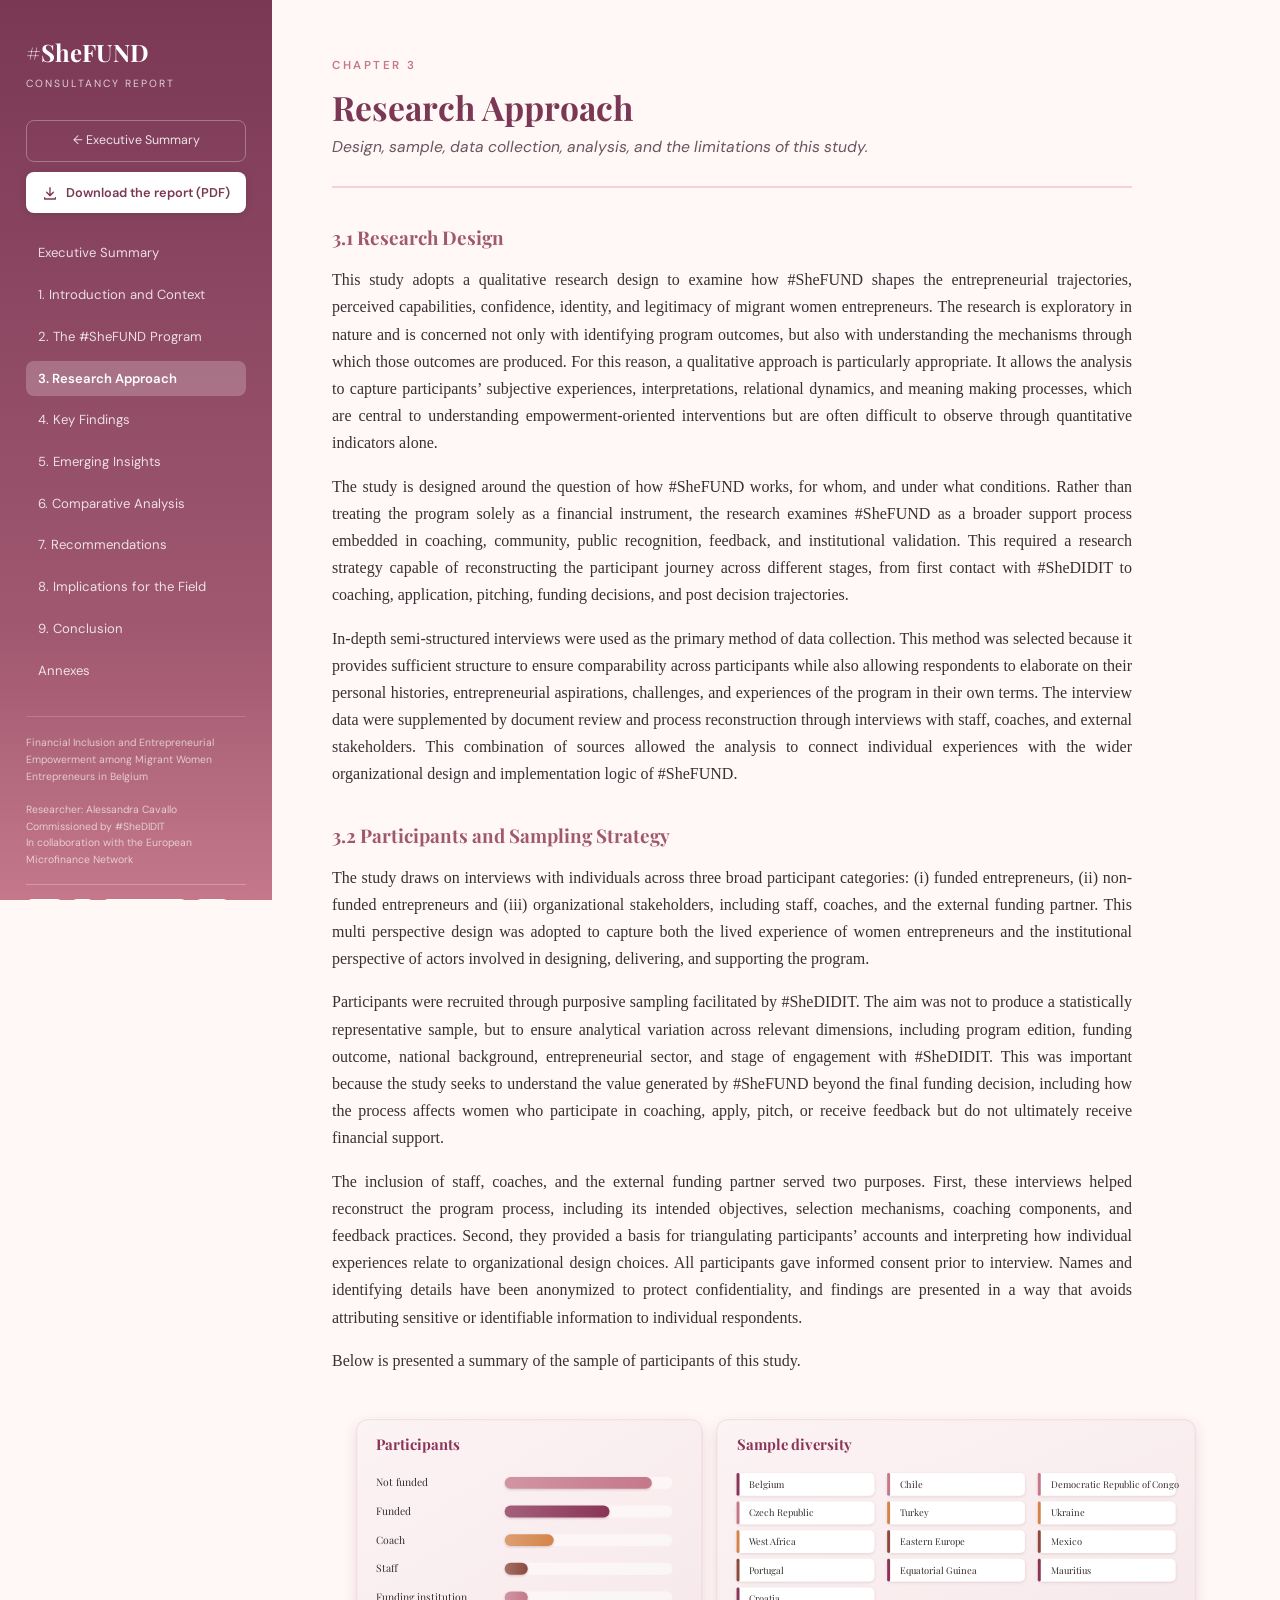
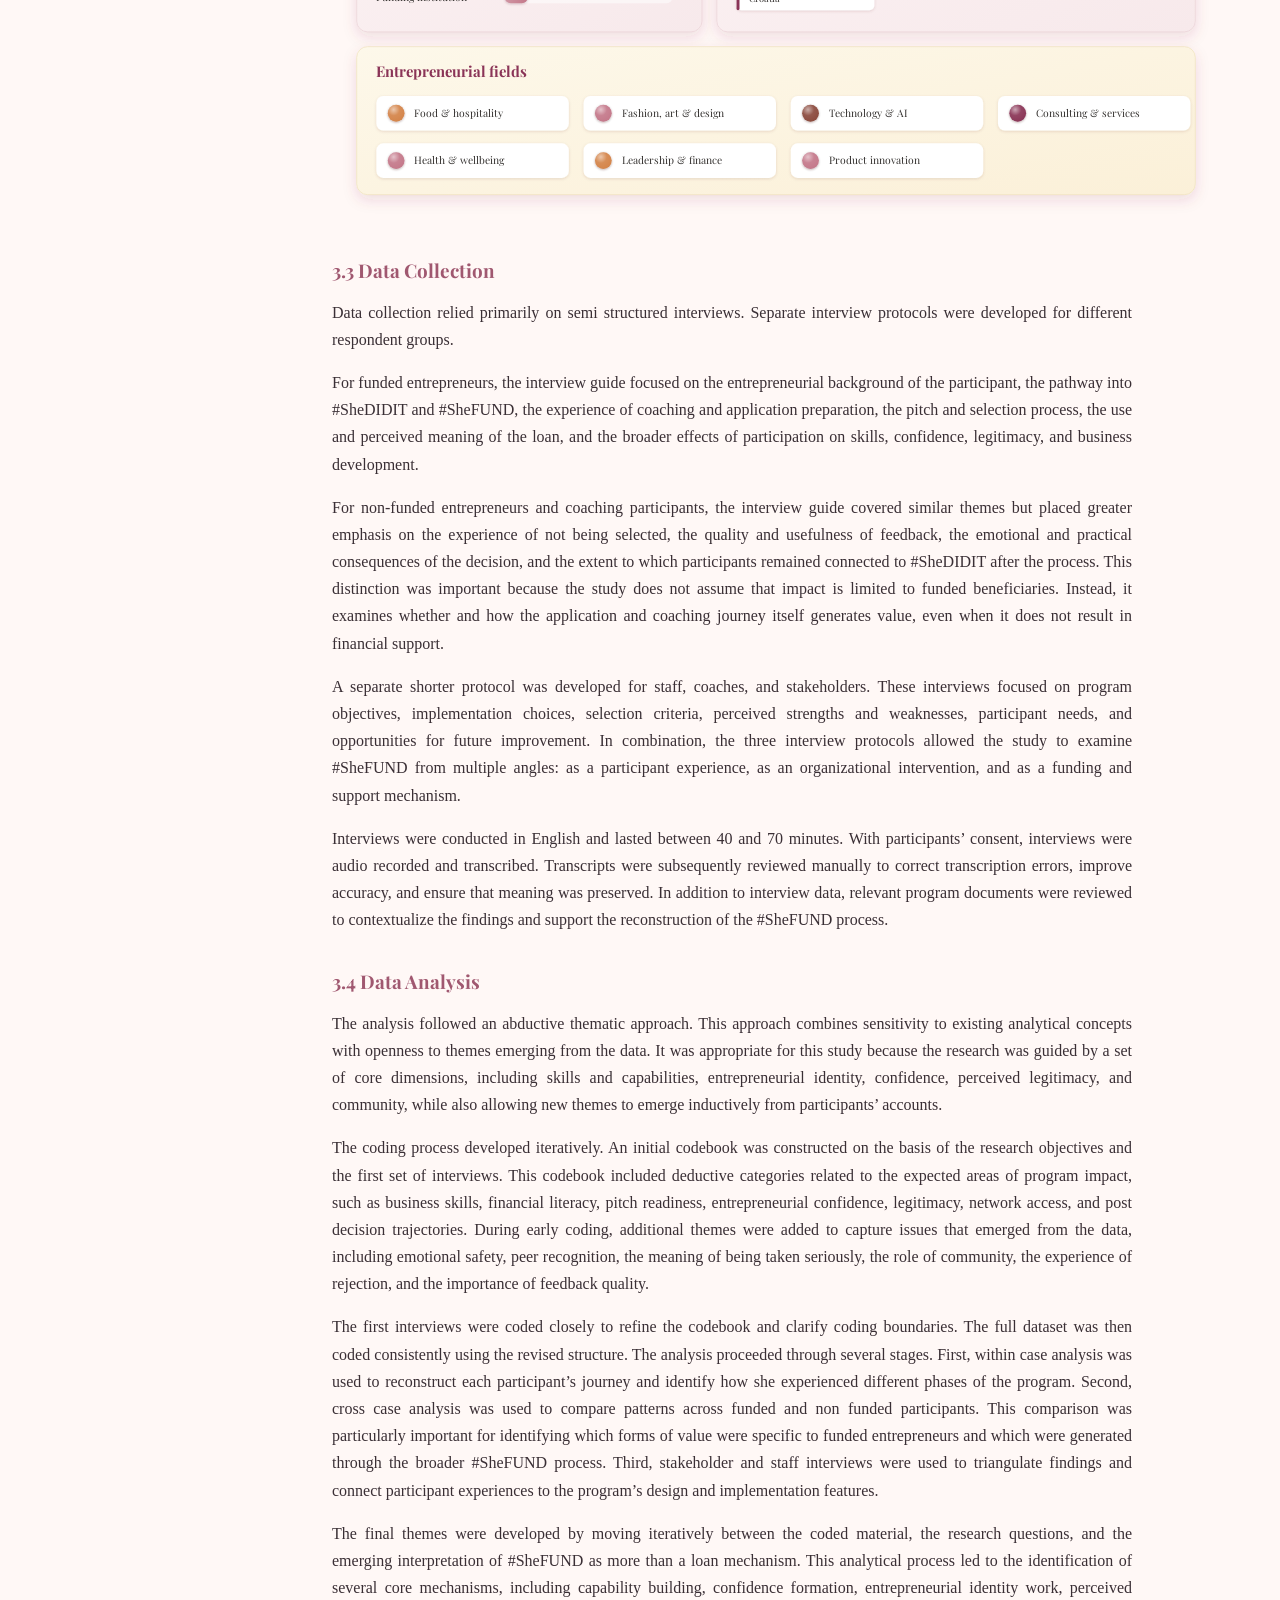
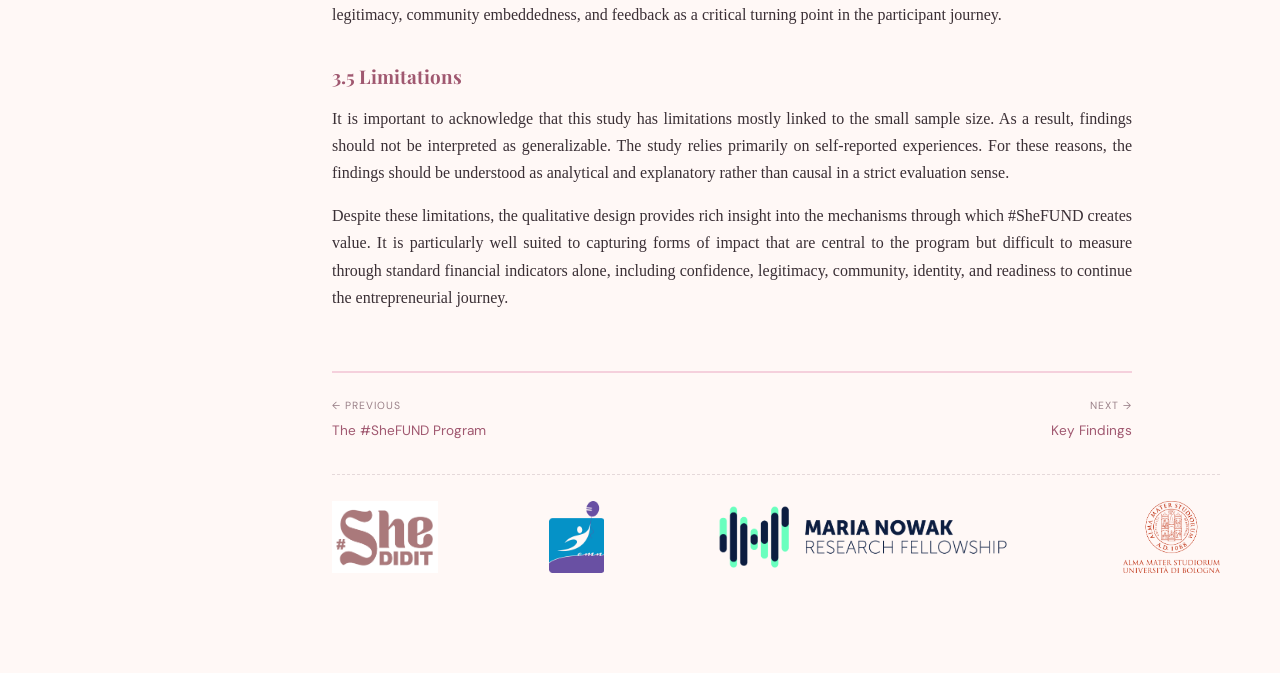
<file: Research Outputs/03-research-approach.html>
<!DOCTYPE html>
<html lang="en">
<head>
<meta charset="UTF-8">
<title>3. Research Approach — #SheFUND Consultancy Report</title>
<meta name="viewport" content="width=device-width, initial-scale=1">
<link rel="preconnect" href="https://fonts.googleapis.com">
<link href="https://fonts.googleapis.com/css2?family=Playfair+Display:ital,wght@0,400;0,600;0,700;0,800;1,400;1,600&family=DM+Sans:wght@300;400;500;600;700&display=swap" rel="stylesheet">
<link rel="stylesheet" href="site.css">
</head>
<body>
<div class="layout">
<aside class="sidebar">
  <div class="brand">#SheFUND</div>
  <div class="brand-sub">Consultancy Report</div>
  <a class="front-link" href="index.html">&larr; Executive Summary</a>
  <a class="download-link" href="SheFUND_Report.pdf" download="SheFUND_Consultancy_Report.pdf"><svg viewBox="0 0 24 24" width="16" height="16" aria-hidden="true"><path fill="currentColor" d="M12 3a1 1 0 0 1 1 1v9.59l3.3-3.3a1 1 0 1 1 1.4 1.42l-5 5a1 1 0 0 1-1.4 0l-5-5a1 1 0 1 1 1.4-1.42l3.3 3.3V4a1 1 0 0 1 1-1Zm-8 15a1 1 0 0 1 1 1v1h14v-1a1 1 0 1 1 2 0v2a1 1 0 0 1-1 1H4a1 1 0 0 1-1-1v-2a1 1 0 0 1 1-1Z"/></svg>Download the report (PDF)</a>
  <nav><ul>
    <li class="nav-group"><a href="index.html">Executive Summary</a></li>
    <li class="nav-group"><a href="01-introduction.html">1. Introduction and Context</a></li>
    <li class="nav-group"><a href="02-program.html">2. The #SheFUND Program</a></li>
    <li class="nav-group"><a class="active" href="03-research-approach.html">3. Research Approach</a></li>
    <li class="nav-group"><a href="04-key-findings.html">4. Key Findings</a></li>
    <li class="nav-group"><a href="05-emerging-insights.html">5. Emerging Insights</a></li>
    <li class="nav-group"><a href="06-comparative-analysis.html">6. Comparative Analysis</a></li>
    <li class="nav-group"><a href="07-recommendations.html">7. Recommendations</a></li>
    <li class="nav-group"><a href="08-implications.html">8. Implications for the Field</a></li>
    <li class="nav-group"><a href="09-conclusion.html">9. Conclusion</a></li>
    <li class="nav-group"><a href="10-annexes.html">Annexes</a></li>
  </ul></nav>
  <div class="sidebar-footer">Financial Inclusion and Entrepreneurial Empowerment among Migrant Women Entrepreneurs in Belgium<br><br>Researcher: Alessandra Cavallo<br>Commissioned by #SheDIDIT<br>In collaboration with the European Microfinance Network</div>
  <div class="logo-strip"><img src="she%20logo.png" alt="#SheDIDIT"><img src="EMN_logo.png" alt="European Microfinance Network"><img src="Maria_Nowak_Fellowship_logo.png" alt="Maria Nowak Research Fellowship"><img src="Unibo_Logo.png" alt="Universita di Bologna"></div>
</aside>
<main>

<div class="eyebrow">Chapter 3</div>
<h1 class="chapter-title">Research Approach</h1>
<p class="chapter-dek">Design, sample, data collection, analysis, and the limitations of this study.</p>

<h3 class="h-sub">3.1 Research Design</h3>

<p>This study adopts a qualitative research design to examine how #SheFUND shapes the entrepreneurial trajectories, perceived capabilities, confidence, identity, and legitimacy of migrant women entrepreneurs. The research is exploratory in nature and is concerned not only with identifying program outcomes, but also with understanding the mechanisms through which those outcomes are produced. For this reason, a qualitative approach is particularly appropriate. It allows the analysis to capture participants&rsquo; subjective experiences, interpretations, relational dynamics, and meaning making processes, which are central to understanding empowerment-oriented interventions but are often difficult to observe through quantitative indicators alone.</p>

<p>The study is designed around the question of how #SheFUND works, for whom, and under what conditions. Rather than treating the program solely as a financial instrument, the research examines #SheFUND as a broader support process embedded in coaching, community, public recognition, feedback, and institutional validation. This required a research strategy capable of reconstructing the participant journey across different stages, from first contact with #SheDIDIT to coaching, application, pitching, funding decisions, and post decision trajectories.</p>

<p>In-depth semi-structured interviews were used as the primary method of data collection. This method was selected because it provides sufficient structure to ensure comparability across participants while also allowing respondents to elaborate on their personal histories, entrepreneurial aspirations, challenges, and experiences of the program in their own terms. The interview data were supplemented by document review and process reconstruction through interviews with staff, coaches, and external stakeholders. This combination of sources allowed the analysis to connect individual experiences with the wider organizational design and implementation logic of #SheFUND.</p>

<h3 class="h-sub">3.2 Participants and Sampling Strategy</h3>

<p>The study draws on interviews with individuals across three broad participant categories: (i) funded entrepreneurs, (ii) non-funded entrepreneurs and (iii) organizational stakeholders, including staff, coaches, and the external funding partner. This multi perspective design was adopted to capture both the lived experience of women entrepreneurs and the institutional perspective of actors involved in designing, delivering, and supporting the program.</p>

<p>Participants were recruited through purposive sampling facilitated by #SheDIDIT. The aim was not to produce a statistically representative sample, but to ensure analytical variation across relevant dimensions, including program edition, funding outcome, national background, entrepreneurial sector, and stage of engagement with #SheDIDIT. This was important because the study seeks to understand the value generated by #SheFUND beyond the final funding decision, including how the process affects women who participate in coaching, apply, pitch, or receive feedback but do not ultimately receive financial support.</p>

<p>The inclusion of staff, coaches, and the external funding partner served two purposes. First, these interviews helped reconstruct the program process, including its intended objectives, selection mechanisms, coaching components, and feedback practices. Second, they provided a basis for triangulating participants&rsquo; accounts and interpreting how individual experiences relate to organizational design choices. All participants gave informed consent prior to interview. Names and identifying details have been anonymized to protect confidentiality, and findings are presented in a way that avoids attributing sensitive or identifiable information to individual respondents.</p>

<p>Below is presented a summary of the sample of participants of this study.</p>

<div style="margin:26px 0;">
<svg width="100%" viewBox="0 0 1800 840" xmlns="http://www.w3.org/2000/svg">

<defs>
  <linearGradient id="pinkBg" x1="0" y1="0" x2="1" y2="1">
    <stop offset="0" stop-color="#FCF3F4"/>
    <stop offset="1" stop-color="#F7E9EB"/>
  </linearGradient>
  <linearGradient id="creamBg" x1="0" y1="0" x2="1" y2="1">
    <stop offset="0" stop-color="#FDF8EA"/>
    <stop offset="1" stop-color="#FBF0D8"/>
  </linearGradient>
  <filter id="cardShadow" x="-30%" y="-30%" width="160%" height="160%">
    <feDropShadow dx="0" dy="10" stdDeviation="14" flood-color="#8A3457" flood-opacity="0.14"/>
  </filter>
  <filter id="chipShadow" x="-50%" y="-50%" width="200%" height="200%">
    <feDropShadow dx="0" dy="2" stdDeviation="3" flood-color="#5A2038" flood-opacity="0.14"/>
  </filter>
  <filter id="barShadow" x="-30%" y="-100%" width="160%" height="300%">
    <feDropShadow dx="0" dy="2" stdDeviation="2.5" flood-color="#5A2038" flood-opacity="0.22"/>
  </filter>
  <filter id="dotShadow" x="-80%" y="-80%" width="260%" height="260%">
    <feDropShadow dx="0" dy="1.5" stdDeviation="2" flood-color="#3A1220" flood-opacity="0.35"/>
  </filter>
  <radialGradient id="gloss" cx="0.35" cy="0.28" r="0.8">
    <stop offset="0" stop-color="#ffffff" stop-opacity="0.55"/>
    <stop offset="0.45" stop-color="#ffffff" stop-opacity="0.08"/>
    <stop offset="1" stop-color="#ffffff" stop-opacity="0"/>
  </radialGradient>
</defs>

<rect width="100%" fill="#FFFFFF"/>
<rect x="50" y="40" width="700" height="430" rx="22" fill="url(#pinkBg)" filter="url(#cardShadow)"/>
<rect x="50" y="40" width="700" height="430" rx="22" fill="none" stroke="#EBD3D8" stroke-width="1.5"/>
<text x="90" y="102" font-family="Playfair Display, DM Sans, sans-serif" font-weight="700" font-size="30" fill="#8A3457">Participants</text>
<linearGradient id="barg0" x1="0" y1="0" x2="1" y2="0">
      <stop offset="0" stop-color="#D095A3"/>
      <stop offset="1" stop-color="#C4788A"/>
    </linearGradient>
<text x="90" y="175" font-family="Playfair Display, DM Sans, sans-serif" font-size="21" fill="#33302E">Not funded</text>
<rect x="350" y="156.0" width="340" height="24" rx="12.0" fill="#FFFFFF" opacity="0.55"/>
<rect x="350" y="156.0" width="298.3" height="24" rx="12.0" fill="url(#barg0)" filter="url(#barShadow)"/>
<linearGradient id="barg1" x1="0" y1="0" x2="1" y2="0">
      <stop offset="0" stop-color="#A3607B"/>
      <stop offset="1" stop-color="#8A3457"/>
    </linearGradient>
<text x="90" y="233" font-family="Playfair Display, DM Sans, sans-serif" font-size="21" fill="#33302E">Funded</text>
<rect x="350" y="214.0" width="340" height="24" rx="12.0" fill="#FFFFFF" opacity="0.55"/>
<rect x="350" y="214.0" width="212.5" height="24" rx="12.0" fill="url(#barg1)" filter="url(#barShadow)"/>
<linearGradient id="barg2" x1="0" y1="0" x2="1" y2="0">
      <stop offset="0" stop-color="#DD9F71"/>
      <stop offset="1" stop-color="#D4844A"/>
    </linearGradient>
<text x="90" y="291" font-family="Playfair Display, DM Sans, sans-serif" font-size="21" fill="#33302E">Coach</text>
<rect x="350" y="272.0" width="340" height="24" rx="12.0" fill="#FFFFFF" opacity="0.55"/>
<rect x="350" y="272.0" width="99.4" height="24" rx="12.0" fill="url(#barg2)" filter="url(#barShadow)"/>
<linearGradient id="barg3" x1="0" y1="0" x2="1" y2="0">
      <stop offset="0" stop-color="#A47166"/>
      <stop offset="1" stop-color="#8B4A3C"/>
    </linearGradient>
<text x="90" y="349" font-family="Playfair Display, DM Sans, sans-serif" font-size="21" fill="#33302E">Staff</text>
<rect x="350" y="330.0" width="340" height="24" rx="12.0" fill="#FFFFFF" opacity="0.55"/>
<rect x="350" y="330.0" width="46.8" height="24" rx="12.0" fill="url(#barg3)" filter="url(#barShadow)"/>
<linearGradient id="barg4" x1="0" y1="0" x2="1" y2="0">
      <stop offset="0" stop-color="#D095A3"/>
      <stop offset="1" stop-color="#C4788A"/>
    </linearGradient>
<text x="90" y="407" font-family="Playfair Display, DM Sans, sans-serif" font-size="21" fill="#33302E">Funding institution</text>
<rect x="350" y="388.0" width="340" height="24" rx="12.0" fill="#FFFFFF" opacity="0.55"/>
<rect x="350" y="388.0" width="46.8" height="24" rx="12.0" fill="url(#barg4)" filter="url(#barShadow)"/>
<rect x="780" y="40" width="970" height="430" rx="22" fill="url(#pinkBg)" filter="url(#cardShadow)"/>
<rect x="780" y="40" width="970" height="430" rx="22" fill="none" stroke="#EBD3D8" stroke-width="1.5"/>
<text x="820" y="102" font-family="Playfair Display, DM Sans, sans-serif" font-weight="700" font-size="30" fill="#8A3457">Sample diversity</text>
<rect x="820.0" y="148.0" width="279.3" height="46" rx="10" fill="#FFFFFF" filter="url(#chipShadow)"/>
<rect x="820.0" y="148.0" width="6" height="46" rx="3" fill="#8A3457"/>
<text x="846.0" y="178.0" font-family="Playfair Display, DM Sans, sans-serif" font-size="19" fill="#33302E">Belgium</text>
<rect x="820.0" y="206.0" width="279.3" height="46" rx="10" fill="#FFFFFF" filter="url(#chipShadow)"/>
<rect x="820.0" y="206.0" width="6" height="46" rx="3" fill="#C4788A"/>
<text x="846.0" y="236.0" font-family="Playfair Display, DM Sans, sans-serif" font-size="19" fill="#33302E">Czech Republic</text>
<rect x="820.0" y="264.0" width="279.3" height="46" rx="10" fill="#FFFFFF" filter="url(#chipShadow)"/>
<rect x="820.0" y="264.0" width="6" height="46" rx="3" fill="#D4844A"/>
<text x="846.0" y="294.0" font-family="Playfair Display, DM Sans, sans-serif" font-size="19" fill="#33302E">West Africa</text>
<rect x="820.0" y="322.0" width="279.3" height="46" rx="10" fill="#FFFFFF" filter="url(#chipShadow)"/>
<rect x="820.0" y="322.0" width="6" height="46" rx="3" fill="#8B4A3C"/>
<text x="846.0" y="352.0" font-family="Playfair Display, DM Sans, sans-serif" font-size="19" fill="#33302E">Portugal</text>
<rect x="820.0" y="380.0" width="279.3" height="46" rx="10" fill="#FFFFFF" filter="url(#chipShadow)"/>
<rect x="820.0" y="380.0" width="6" height="46" rx="3" fill="#8A3457"/>
<text x="846.0" y="410.0" font-family="Playfair Display, DM Sans, sans-serif" font-size="19" fill="#33302E">Croatia</text>
<rect x="1125.3" y="148.0" width="279.3" height="46" rx="10" fill="#FFFFFF" filter="url(#chipShadow)"/>
<rect x="1125.3" y="148.0" width="6" height="46" rx="3" fill="#C4788A"/>
<text x="1151.3" y="178.0" font-family="Playfair Display, DM Sans, sans-serif" font-size="19" fill="#33302E">Chile</text>
<rect x="1125.3" y="206.0" width="279.3" height="46" rx="10" fill="#FFFFFF" filter="url(#chipShadow)"/>
<rect x="1125.3" y="206.0" width="6" height="46" rx="3" fill="#D4844A"/>
<text x="1151.3" y="236.0" font-family="Playfair Display, DM Sans, sans-serif" font-size="19" fill="#33302E">Turkey</text>
<rect x="1125.3" y="264.0" width="279.3" height="46" rx="10" fill="#FFFFFF" filter="url(#chipShadow)"/>
<rect x="1125.3" y="264.0" width="6" height="46" rx="3" fill="#8B4A3C"/>
<text x="1151.3" y="294.0" font-family="Playfair Display, DM Sans, sans-serif" font-size="19" fill="#33302E">Eastern Europe</text>
<rect x="1125.3" y="322.0" width="279.3" height="46" rx="10" fill="#FFFFFF" filter="url(#chipShadow)"/>
<rect x="1125.3" y="322.0" width="6" height="46" rx="3" fill="#8A3457"/>
<text x="1151.3" y="352.0" font-family="Playfair Display, DM Sans, sans-serif" font-size="19" fill="#33302E">Equatorial Guinea</text>
<rect x="1430.7" y="148.0" width="279.3" height="46" rx="10" fill="#FFFFFF" filter="url(#chipShadow)"/>
<rect x="1430.7" y="148.0" width="6" height="46" rx="3" fill="#C4788A"/>
<text x="1456.7" y="178.0" font-family="Playfair Display, DM Sans, sans-serif" font-size="19" fill="#33302E">Democratic Republic of Congo</text>
<rect x="1430.7" y="206.0" width="279.3" height="46" rx="10" fill="#FFFFFF" filter="url(#chipShadow)"/>
<rect x="1430.7" y="206.0" width="6" height="46" rx="3" fill="#D4844A"/>
<text x="1456.7" y="236.0" font-family="Playfair Display, DM Sans, sans-serif" font-size="19" fill="#33302E">Ukraine</text>
<rect x="1430.7" y="264.0" width="279.3" height="46" rx="10" fill="#FFFFFF" filter="url(#chipShadow)"/>
<rect x="1430.7" y="264.0" width="6" height="46" rx="3" fill="#8B4A3C"/>
<text x="1456.7" y="294.0" font-family="Playfair Display, DM Sans, sans-serif" font-size="19" fill="#33302E">Mexico</text>
<rect x="1430.7" y="322.0" width="279.3" height="46" rx="10" fill="#FFFFFF" filter="url(#chipShadow)"/>
<rect x="1430.7" y="322.0" width="6" height="46" rx="3" fill="#8A3457"/>
<text x="1456.7" y="352.0" font-family="Playfair Display, DM Sans, sans-serif" font-size="19" fill="#33302E">Mauritius</text>
<rect x="50" y="500" width="1700" height="300" rx="22" fill="url(#creamBg)" filter="url(#cardShadow)"/>
<rect x="50" y="500" width="1700" height="300" rx="22" fill="none" stroke="#F0E3BE" stroke-width="1.5"/>
<text x="90" y="562" font-family="Playfair Display, DM Sans, sans-serif" font-weight="700" font-size="30" fill="#8A3457">Entrepreneurial fields</text>
<rect x="90.0" y="600.0" width="390" height="70" rx="14" fill="#FFFFFF" filter="url(#chipShadow)"/>
<circle cx="130.0" cy="635.0" r="17" fill="#D4844A" filter="url(#dotShadow)"/>
<circle cx="130.0" cy="635.0" r="17" fill="url(#gloss)"/>
<text x="167.0" y="642.0" font-family="Playfair Display, DM Sans, sans-serif" font-size="21" fill="#33302E">Food &amp; hospitality</text>
<rect x="510.0" y="600.0" width="390" height="70" rx="14" fill="#FFFFFF" filter="url(#chipShadow)"/>
<circle cx="550.0" cy="635.0" r="17" fill="#C4788A" filter="url(#dotShadow)"/>
<circle cx="550.0" cy="635.0" r="17" fill="url(#gloss)"/>
<text x="587.0" y="642.0" font-family="Playfair Display, DM Sans, sans-serif" font-size="21" fill="#33302E">Fashion, art &amp; design</text>
<rect x="930.0" y="600.0" width="390" height="70" rx="14" fill="#FFFFFF" filter="url(#chipShadow)"/>
<circle cx="970.0" cy="635.0" r="17" fill="#8B4A3C" filter="url(#dotShadow)"/>
<circle cx="970.0" cy="635.0" r="17" fill="url(#gloss)"/>
<text x="1007.0" y="642.0" font-family="Playfair Display, DM Sans, sans-serif" font-size="21" fill="#33302E">Technology &amp; AI</text>
<rect x="1350.0" y="600.0" width="390" height="70" rx="14" fill="#FFFFFF" filter="url(#chipShadow)"/>
<circle cx="1390.0" cy="635.0" r="17" fill="#8A3457" filter="url(#dotShadow)"/>
<circle cx="1390.0" cy="635.0" r="17" fill="url(#gloss)"/>
<text x="1427.0" y="642.0" font-family="Playfair Display, DM Sans, sans-serif" font-size="21" fill="#33302E">Consulting &amp; services</text>
<rect x="90.0" y="696.0" width="390" height="70" rx="14" fill="#FFFFFF" filter="url(#chipShadow)"/>
<circle cx="130.0" cy="731.0" r="17" fill="#C4788A" filter="url(#dotShadow)"/>
<circle cx="130.0" cy="731.0" r="17" fill="url(#gloss)"/>
<text x="167.0" y="738.0" font-family="Playfair Display, DM Sans, sans-serif" font-size="21" fill="#33302E">Health &amp; wellbeing</text>
<rect x="510.0" y="696.0" width="390" height="70" rx="14" fill="#FFFFFF" filter="url(#chipShadow)"/>
<circle cx="550.0" cy="731.0" r="17" fill="#D4844A" filter="url(#dotShadow)"/>
<circle cx="550.0" cy="731.0" r="17" fill="url(#gloss)"/>
<text x="587.0" y="738.0" font-family="Playfair Display, DM Sans, sans-serif" font-size="21" fill="#33302E">Leadership &amp; finance</text>
<rect x="930.0" y="696.0" width="390" height="70" rx="14" fill="#FFFFFF" filter="url(#chipShadow)"/>
<circle cx="970.0" cy="731.0" r="17" fill="#C4788A" filter="url(#dotShadow)"/>
<circle cx="970.0" cy="731.0" r="17" fill="url(#gloss)"/>
<text x="1007.0" y="738.0" font-family="Playfair Display, DM Sans, sans-serif" font-size="21" fill="#33302E">Product innovation</text>
</svg>
</div>

<h3 class="h-sub">3.3 Data Collection</h3>

<p>Data collection relied primarily on semi structured interviews. Separate interview protocols were developed for different respondent groups.</p>

<p>For funded entrepreneurs, the interview guide focused on the entrepreneurial background of the participant, the pathway into #SheDIDIT and #SheFUND, the experience of coaching and application preparation, the pitch and selection process, the use and perceived meaning of the loan, and the broader effects of participation on skills, confidence, legitimacy, and business development.</p>

<p>For non-funded entrepreneurs and coaching participants, the interview guide covered similar themes but placed greater emphasis on the experience of not being selected, the quality and usefulness of feedback, the emotional and practical consequences of the decision, and the extent to which participants remained connected to #SheDIDIT after the process. This distinction was important because the study does not assume that impact is limited to funded beneficiaries. Instead, it examines whether and how the application and coaching journey itself generates value, even when it does not result in financial support.</p>

<p>A separate shorter protocol was developed for staff, coaches, and stakeholders. These interviews focused on program objectives, implementation choices, selection criteria, perceived strengths and weaknesses, participant needs, and opportunities for future improvement. In combination, the three interview protocols allowed the study to examine #SheFUND from multiple angles: as a participant experience, as an organizational intervention, and as a funding and support mechanism.</p>

<p>Interviews were conducted in English and lasted between 40 and 70 minutes. With participants&rsquo; consent, interviews were audio recorded and transcribed. Transcripts were subsequently reviewed manually to correct transcription errors, improve accuracy, and ensure that meaning was preserved. In addition to interview data, relevant program documents were reviewed to contextualize the findings and support the reconstruction of the #SheFUND process.</p>

<h3 class="h-sub">3.4 Data Analysis</h3>

<p>The analysis followed an abductive thematic approach. This approach combines sensitivity to existing analytical concepts with openness to themes emerging from the data. It was appropriate for this study because the research was guided by a set of core dimensions, including skills and capabilities, entrepreneurial identity, confidence, perceived legitimacy, and community, while also allowing new themes to emerge inductively from participants&rsquo; accounts.</p>

<p>The coding process developed iteratively. An initial codebook was constructed on the basis of the research objectives and the first set of interviews. This codebook included deductive categories related to the expected areas of program impact, such as business skills, financial literacy, pitch readiness, entrepreneurial confidence, legitimacy, network access, and post decision trajectories. During early coding, additional themes were added to capture issues that emerged from the data, including emotional safety, peer recognition, the meaning of being taken seriously, the role of community, the experience of rejection, and the importance of feedback quality.</p>

<p>The first interviews were coded closely to refine the codebook and clarify coding boundaries. The full dataset was then coded consistently using the revised structure. The analysis proceeded through several stages. First, within case analysis was used to reconstruct each participant&rsquo;s journey and identify how she experienced different phases of the program. Second, cross case analysis was used to compare patterns across funded and non funded participants. This comparison was particularly important for identifying which forms of value were specific to funded entrepreneurs and which were generated through the broader #SheFUND process. Third, stakeholder and staff interviews were used to triangulate findings and connect participant experiences to the program&rsquo;s design and implementation features.</p>

<p>The final themes were developed by moving iteratively between the coded material, the research questions, and the emerging interpretation of #SheFUND as more than a loan mechanism. This analytical process led to the identification of several core mechanisms, including capability building, confidence formation, entrepreneurial identity work, perceived legitimacy, community embeddedness, and feedback as a critical turning point in the participant journey.</p>

<h3 class="h-sub">3.5 Limitations</h3>

<p>It is important to acknowledge that this study has limitations mostly linked to the small sample size. As a result, findings should not be interpreted as generalizable. The study relies primarily on self-reported experiences. For these reasons, the findings should be understood as analytical and explanatory rather than causal in a strict evaluation sense.</p>

<p>Despite these limitations, the qualitative design provides rich insight into the mechanisms through which #SheFUND creates value. It is particularly well suited to capturing forms of impact that are central to the program but difficult to measure through standard financial indicators alone, including confidence, legitimacy, community, identity, and readiness to continue the entrepreneurial journey.</p>
<div class="page-nav"><a href="02-program.html"><span>&larr; Previous</span>The #SheFUND Program</a><a class="next" href="04-key-findings.html"><span>Next &rarr;</span>Key Findings</a></div>
  <div class="logo-strip-page"><img src="she%20logo.png" alt="#SheDIDIT"><img src="EMN_logo.png" alt="European Microfinance Network"><img src="Maria_Nowak_Fellowship_logo.png" alt="Maria Nowak Research Fellowship"><img src="Unibo_Logo.png" alt="Universita di Bologna"></div>
</main>
</div>
</body>
</html>
</file>
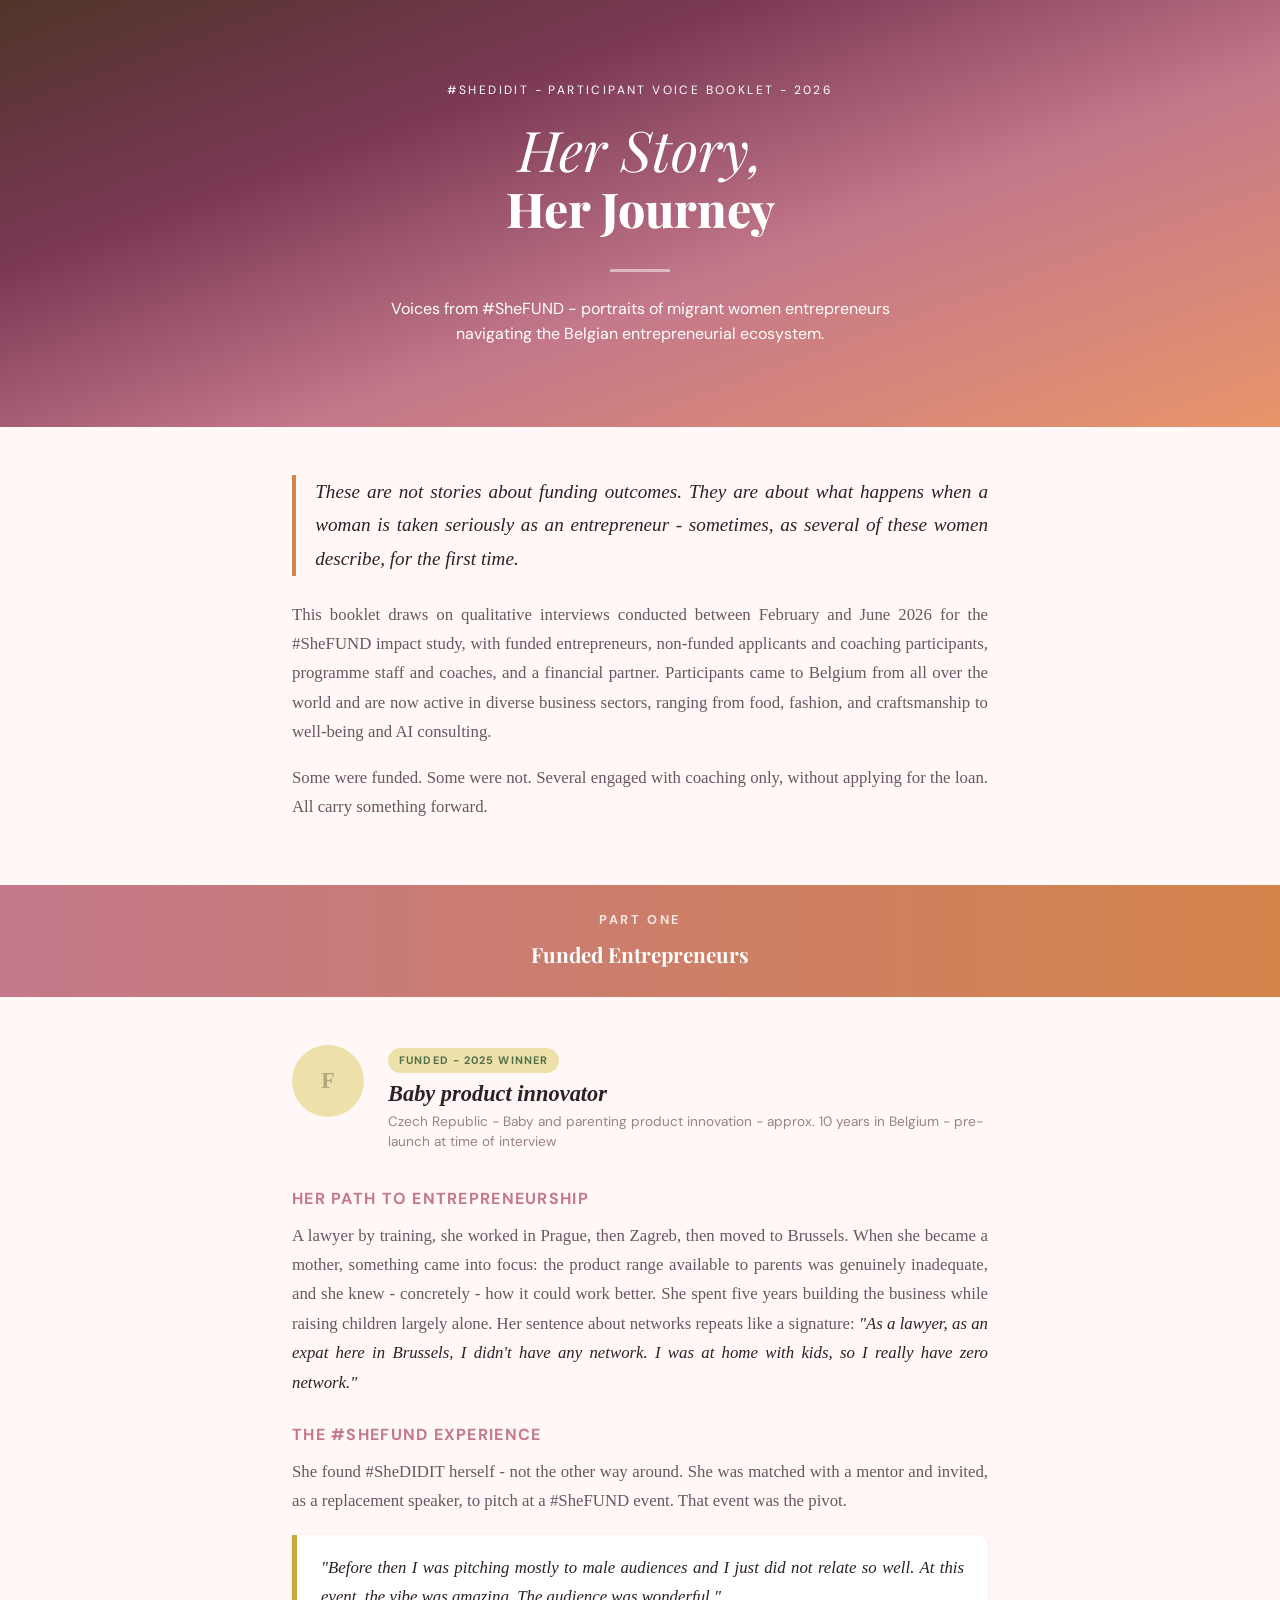
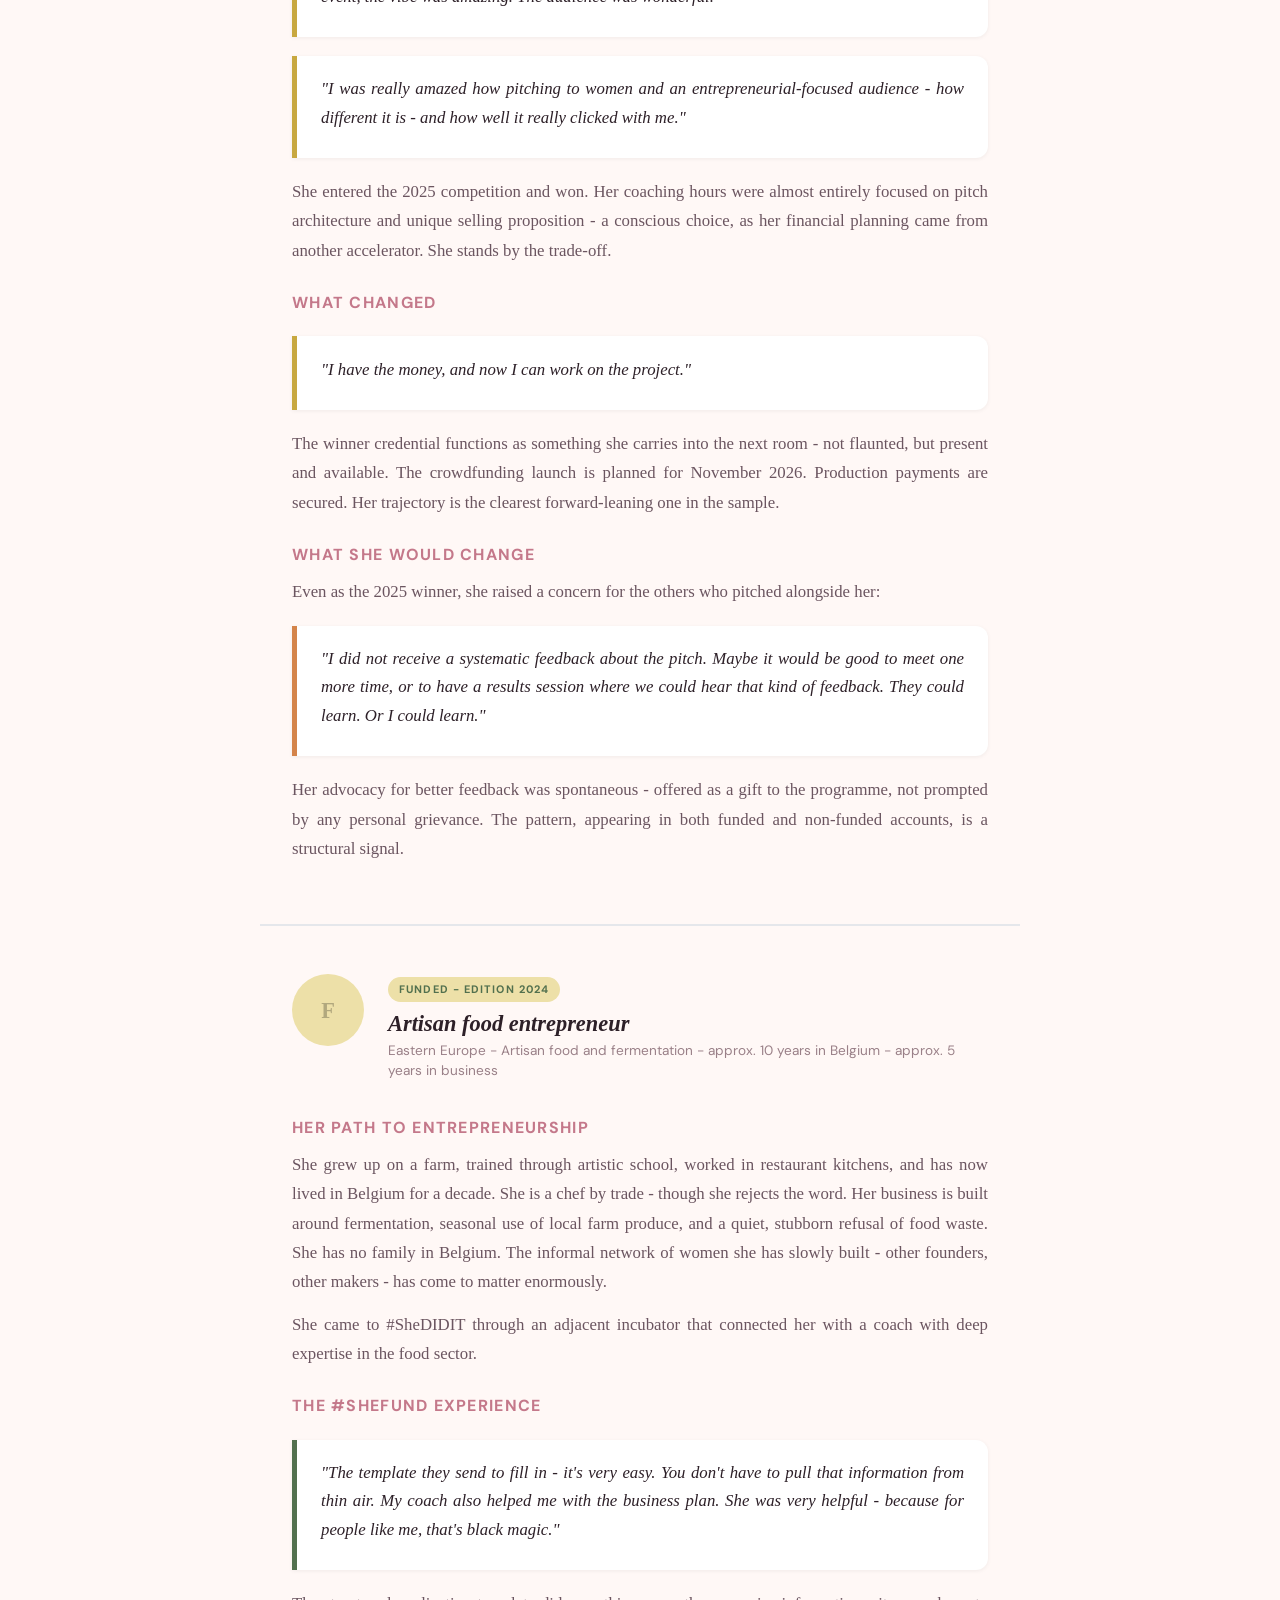
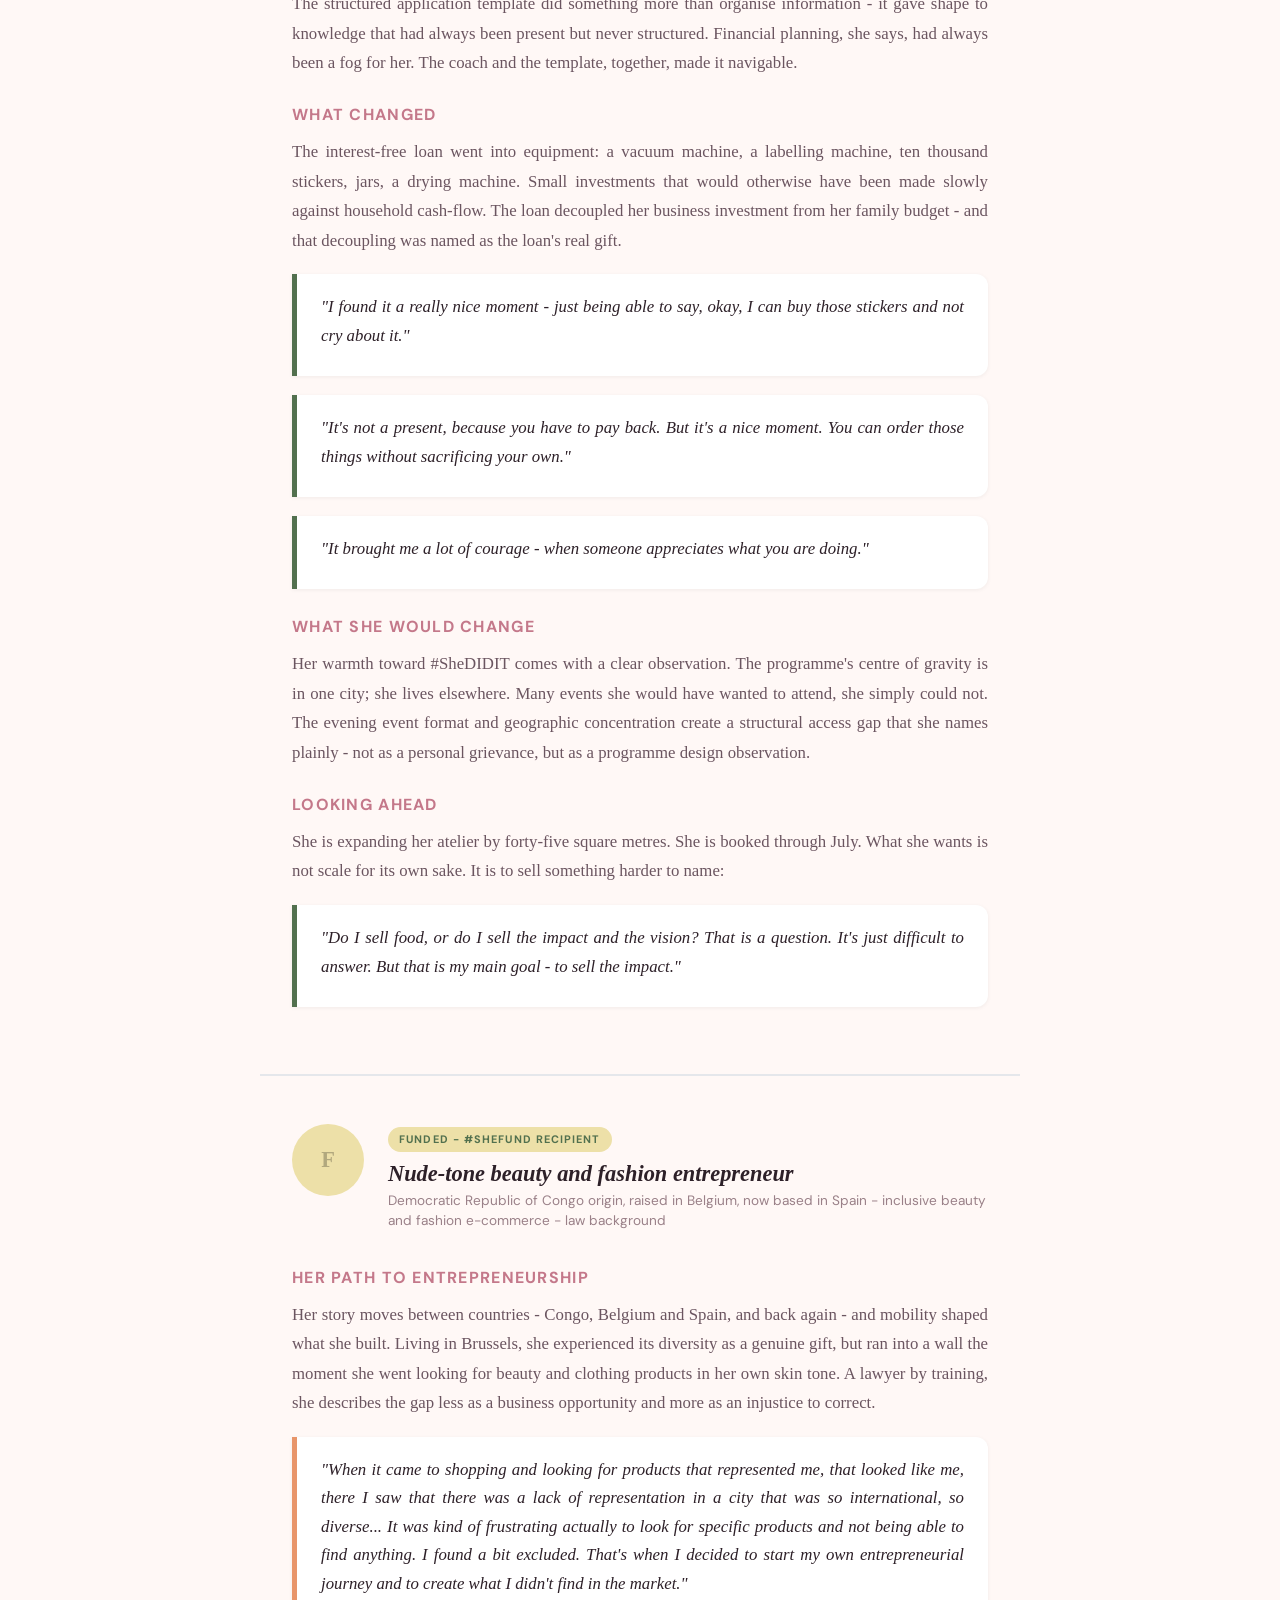
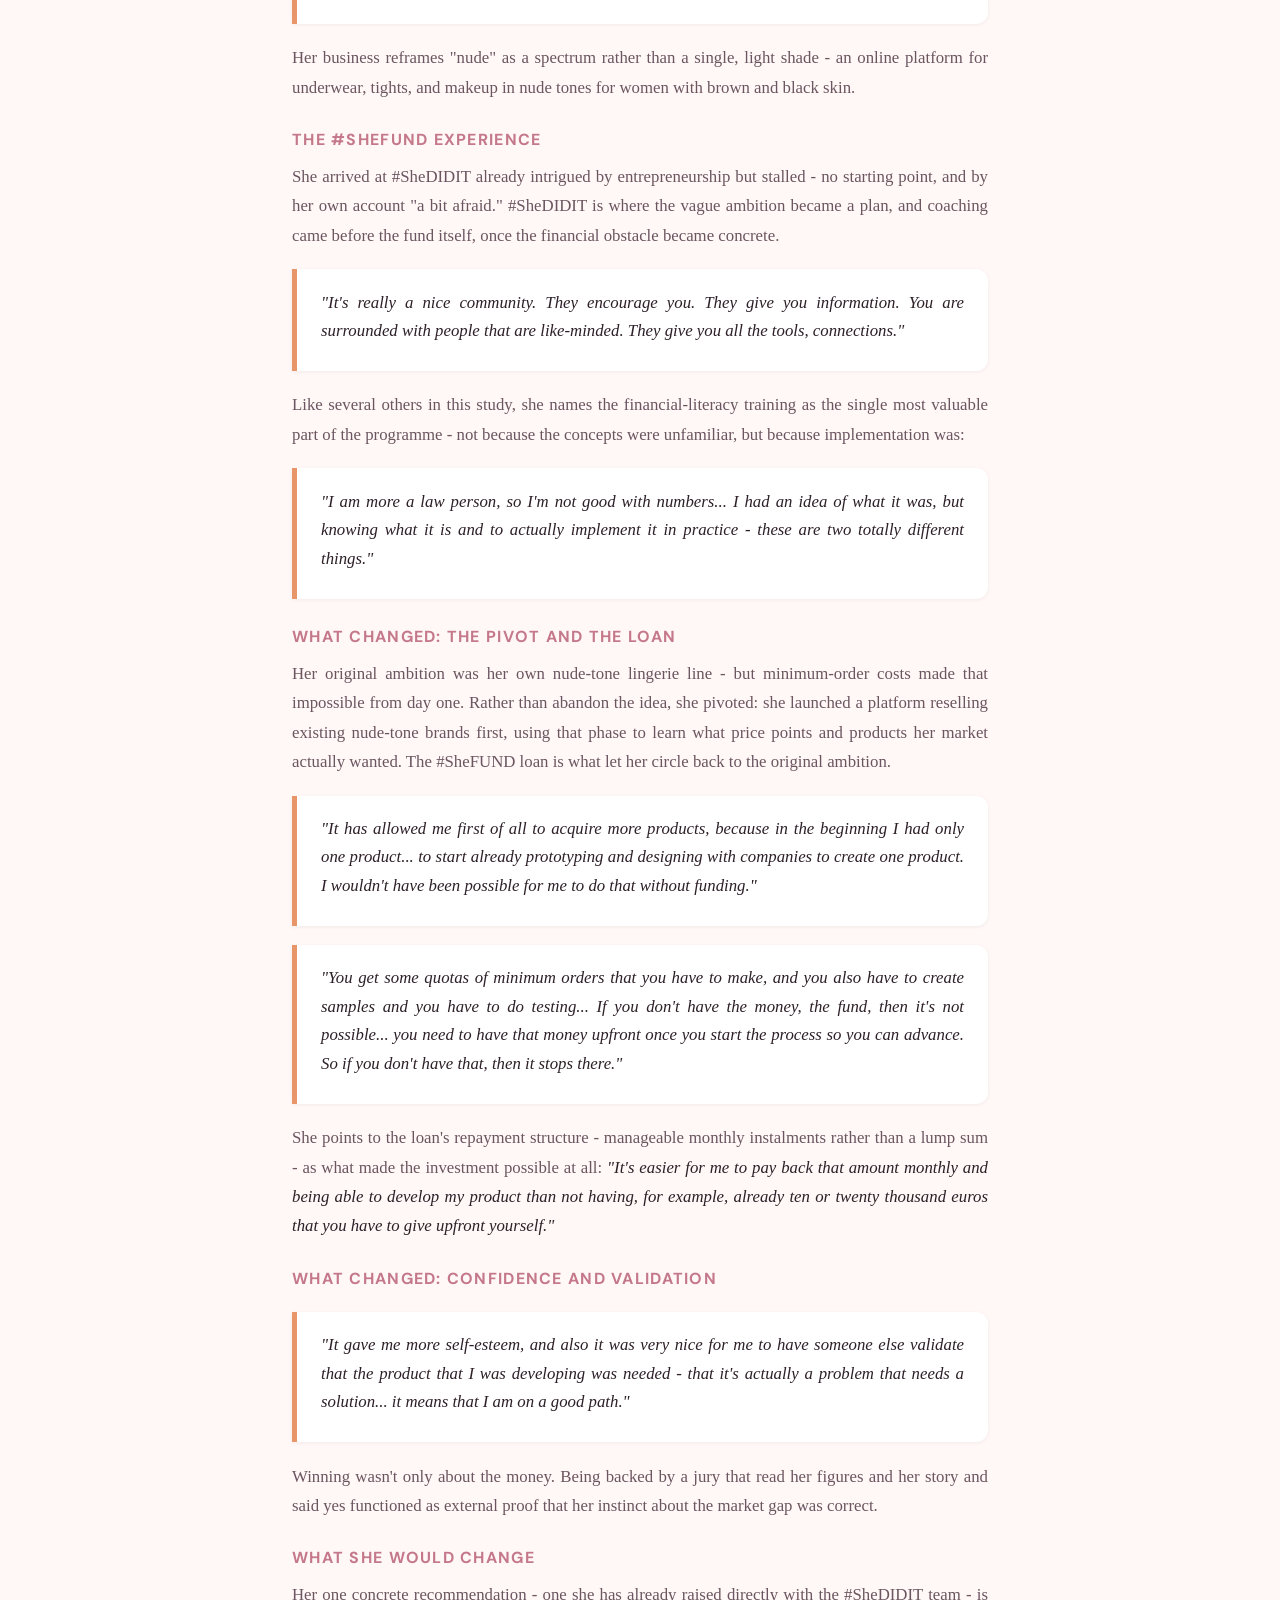
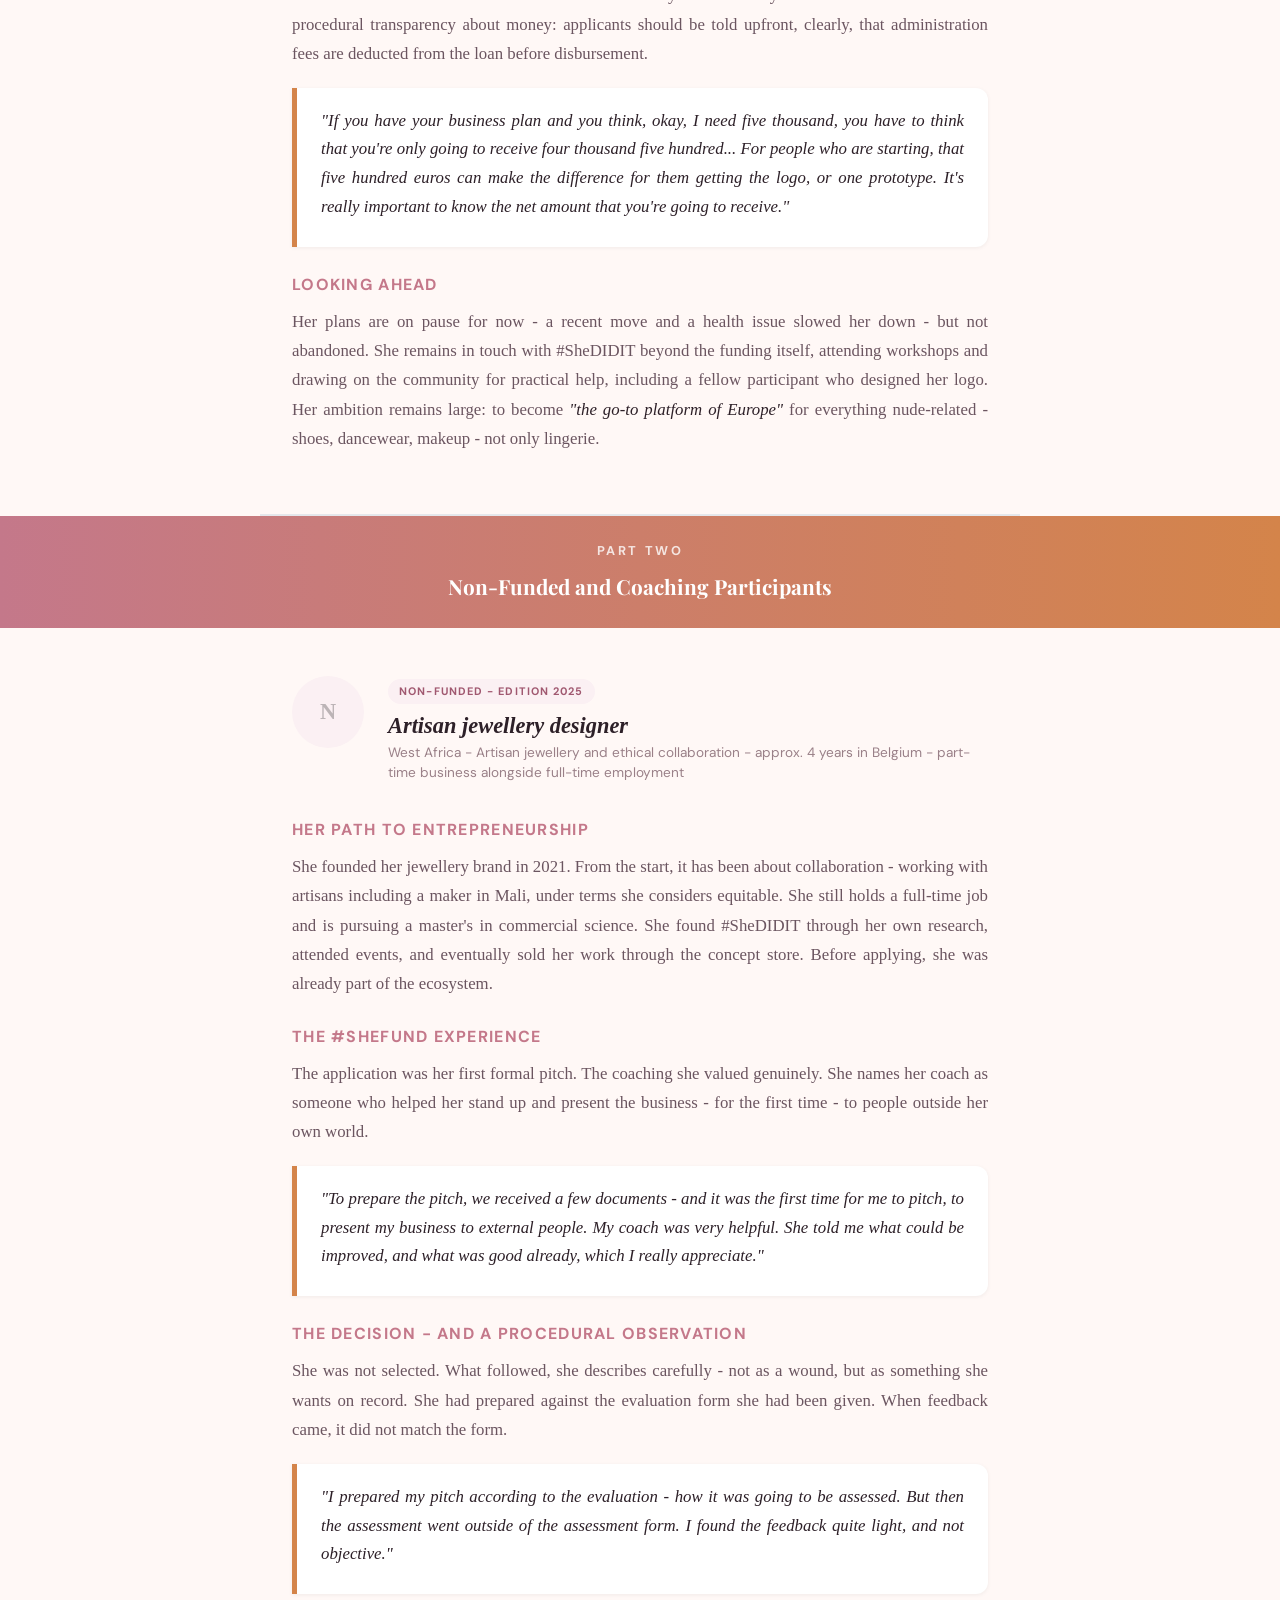
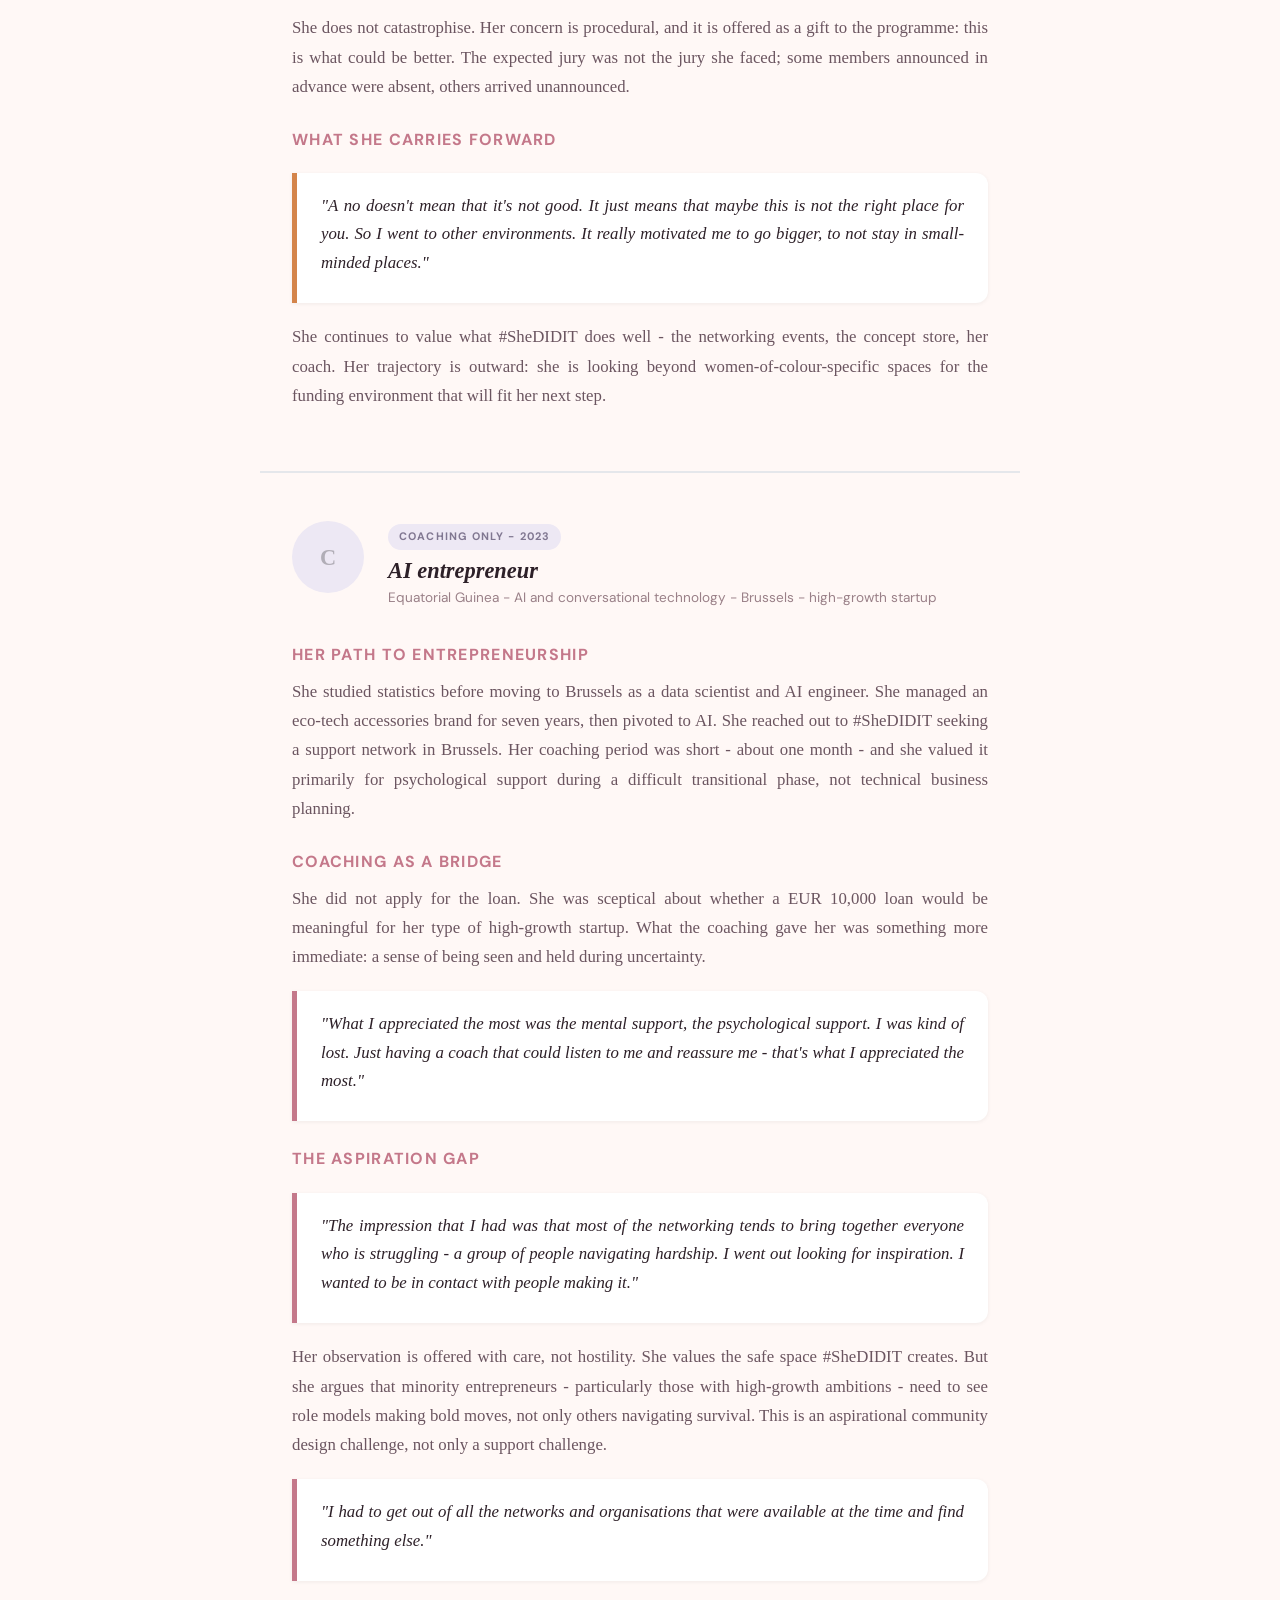
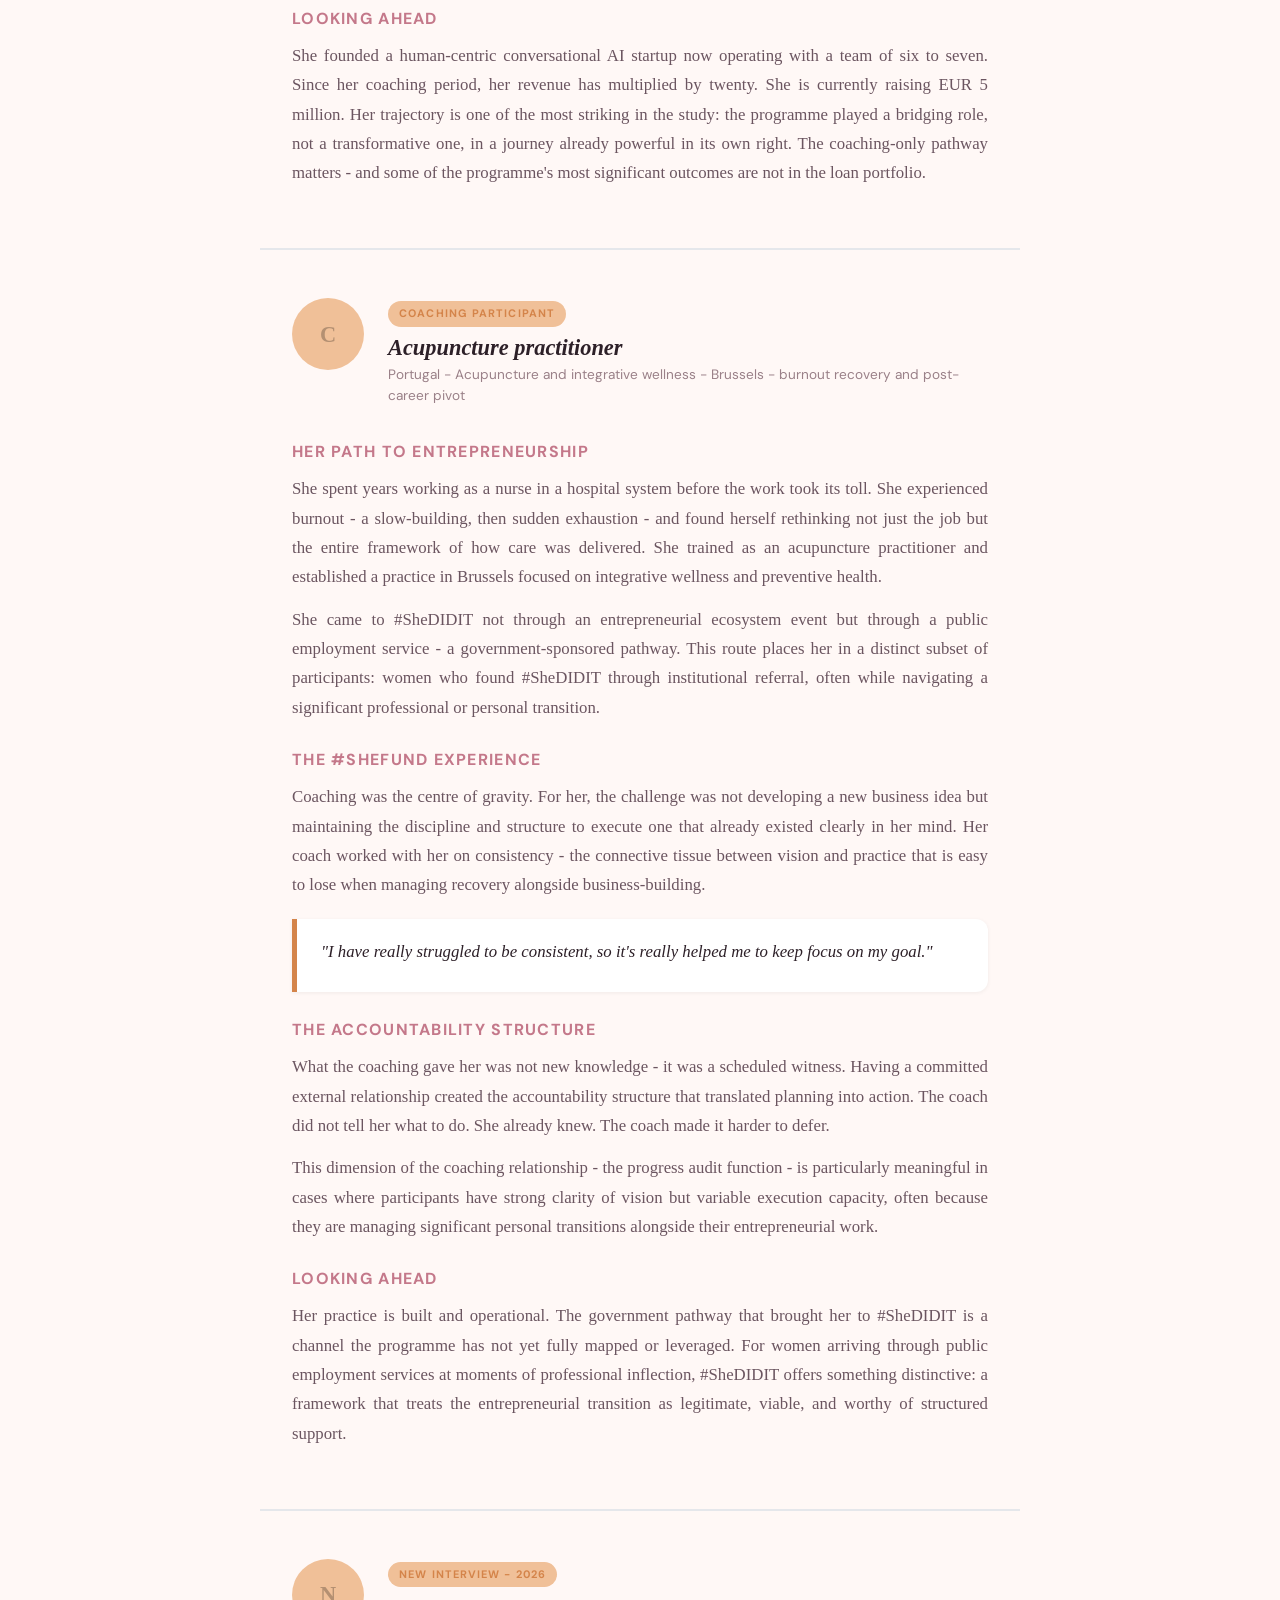
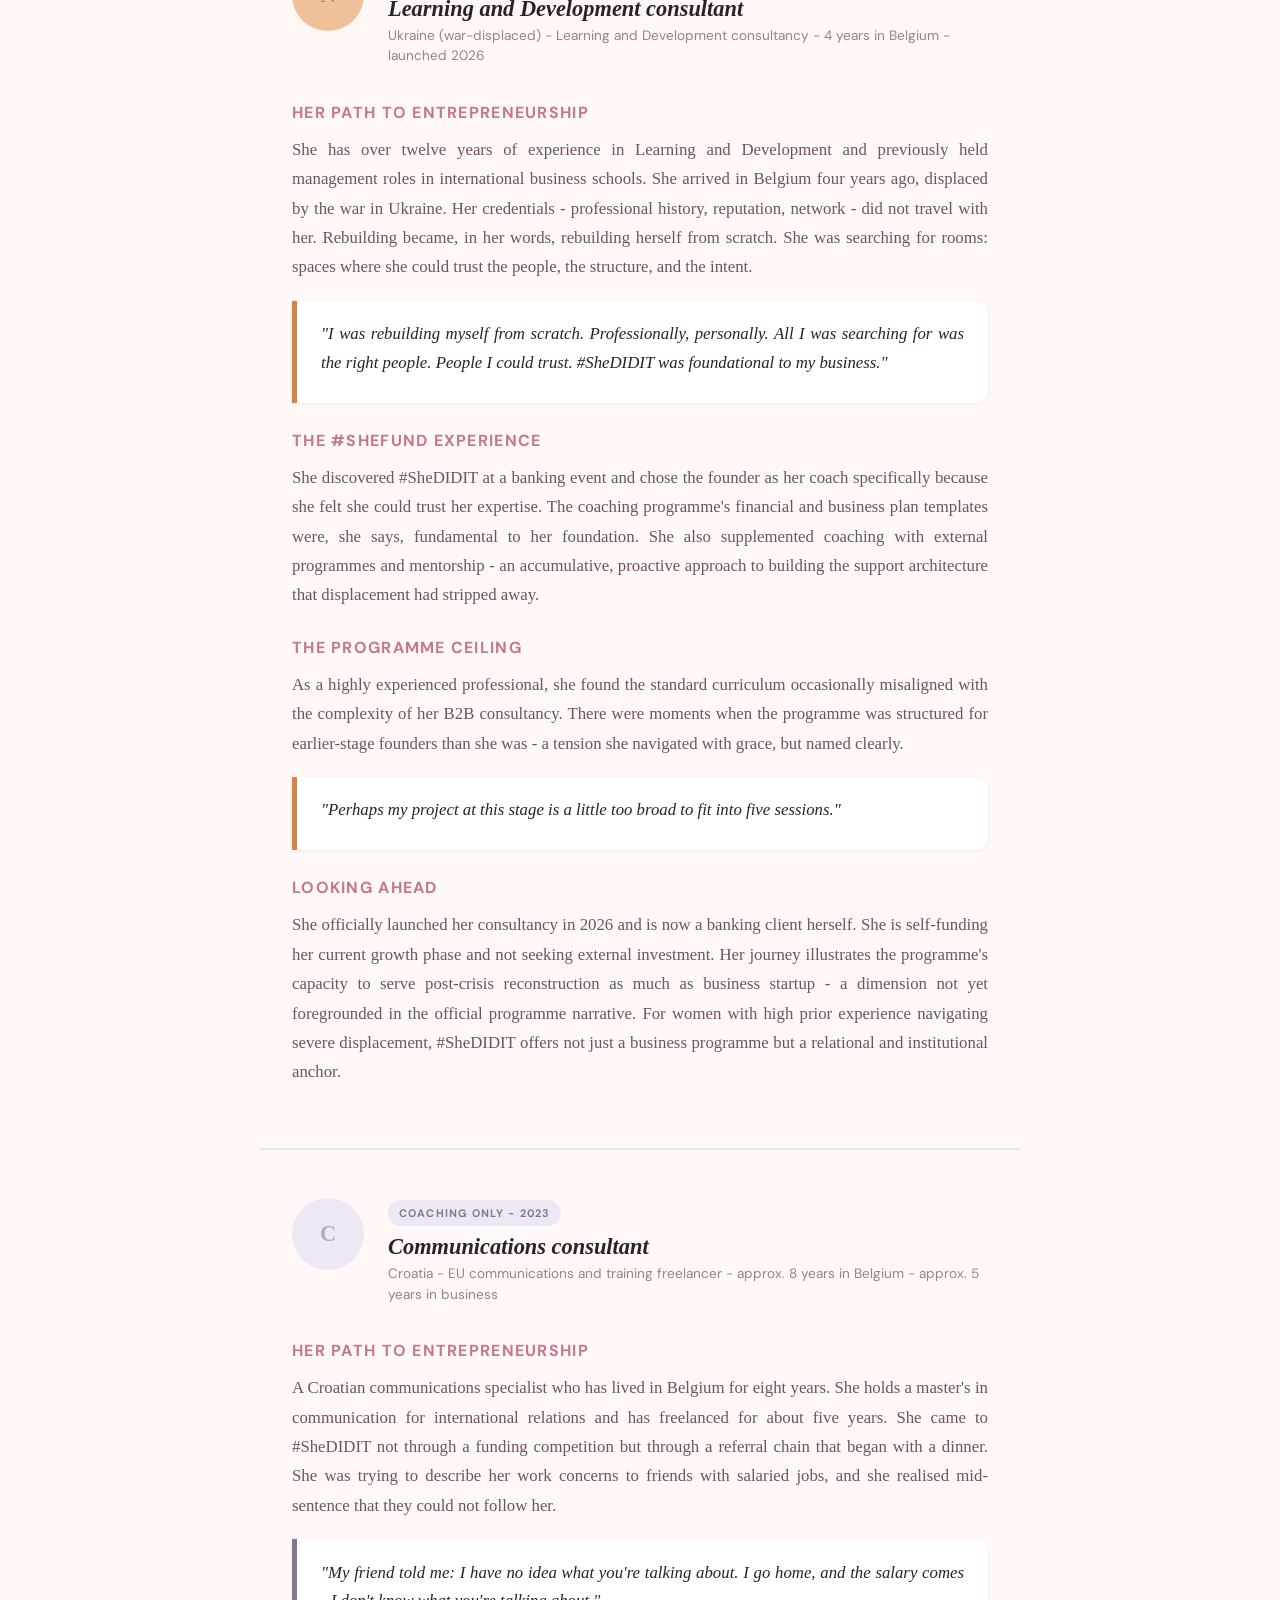
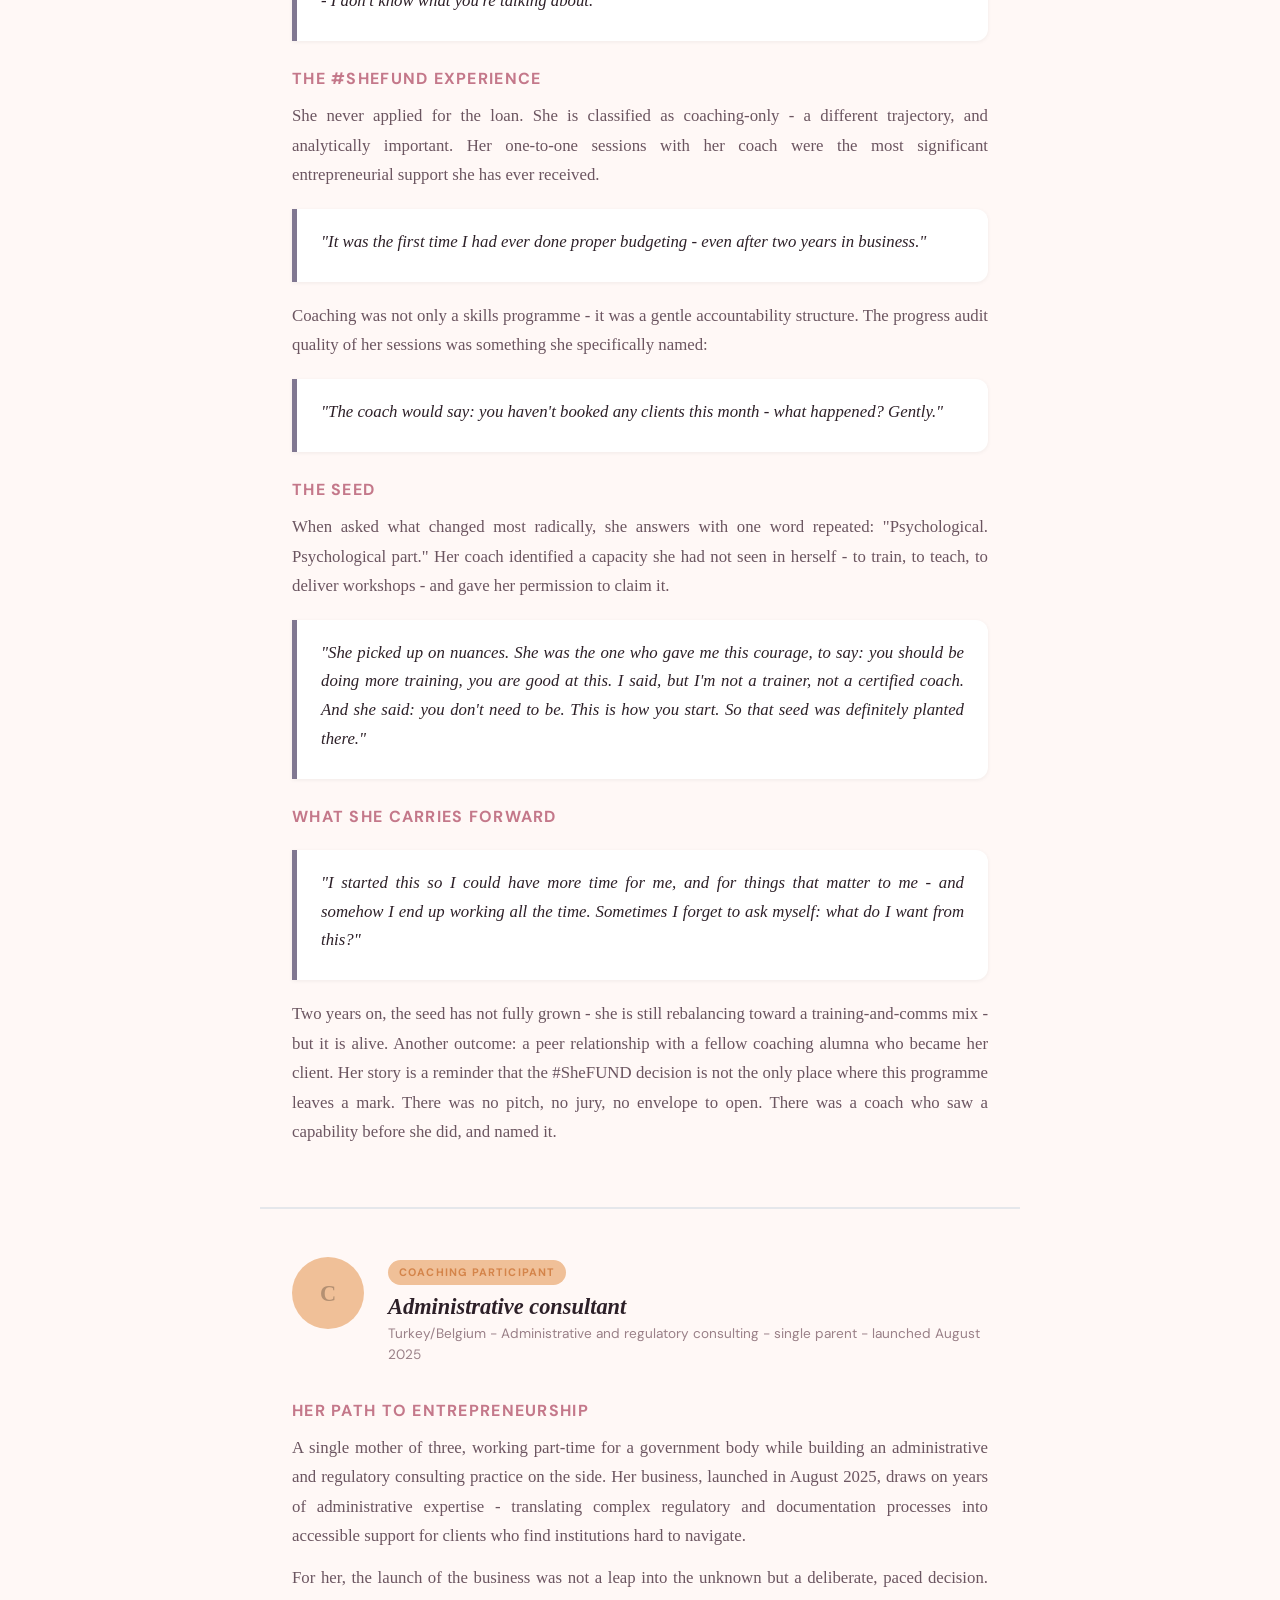
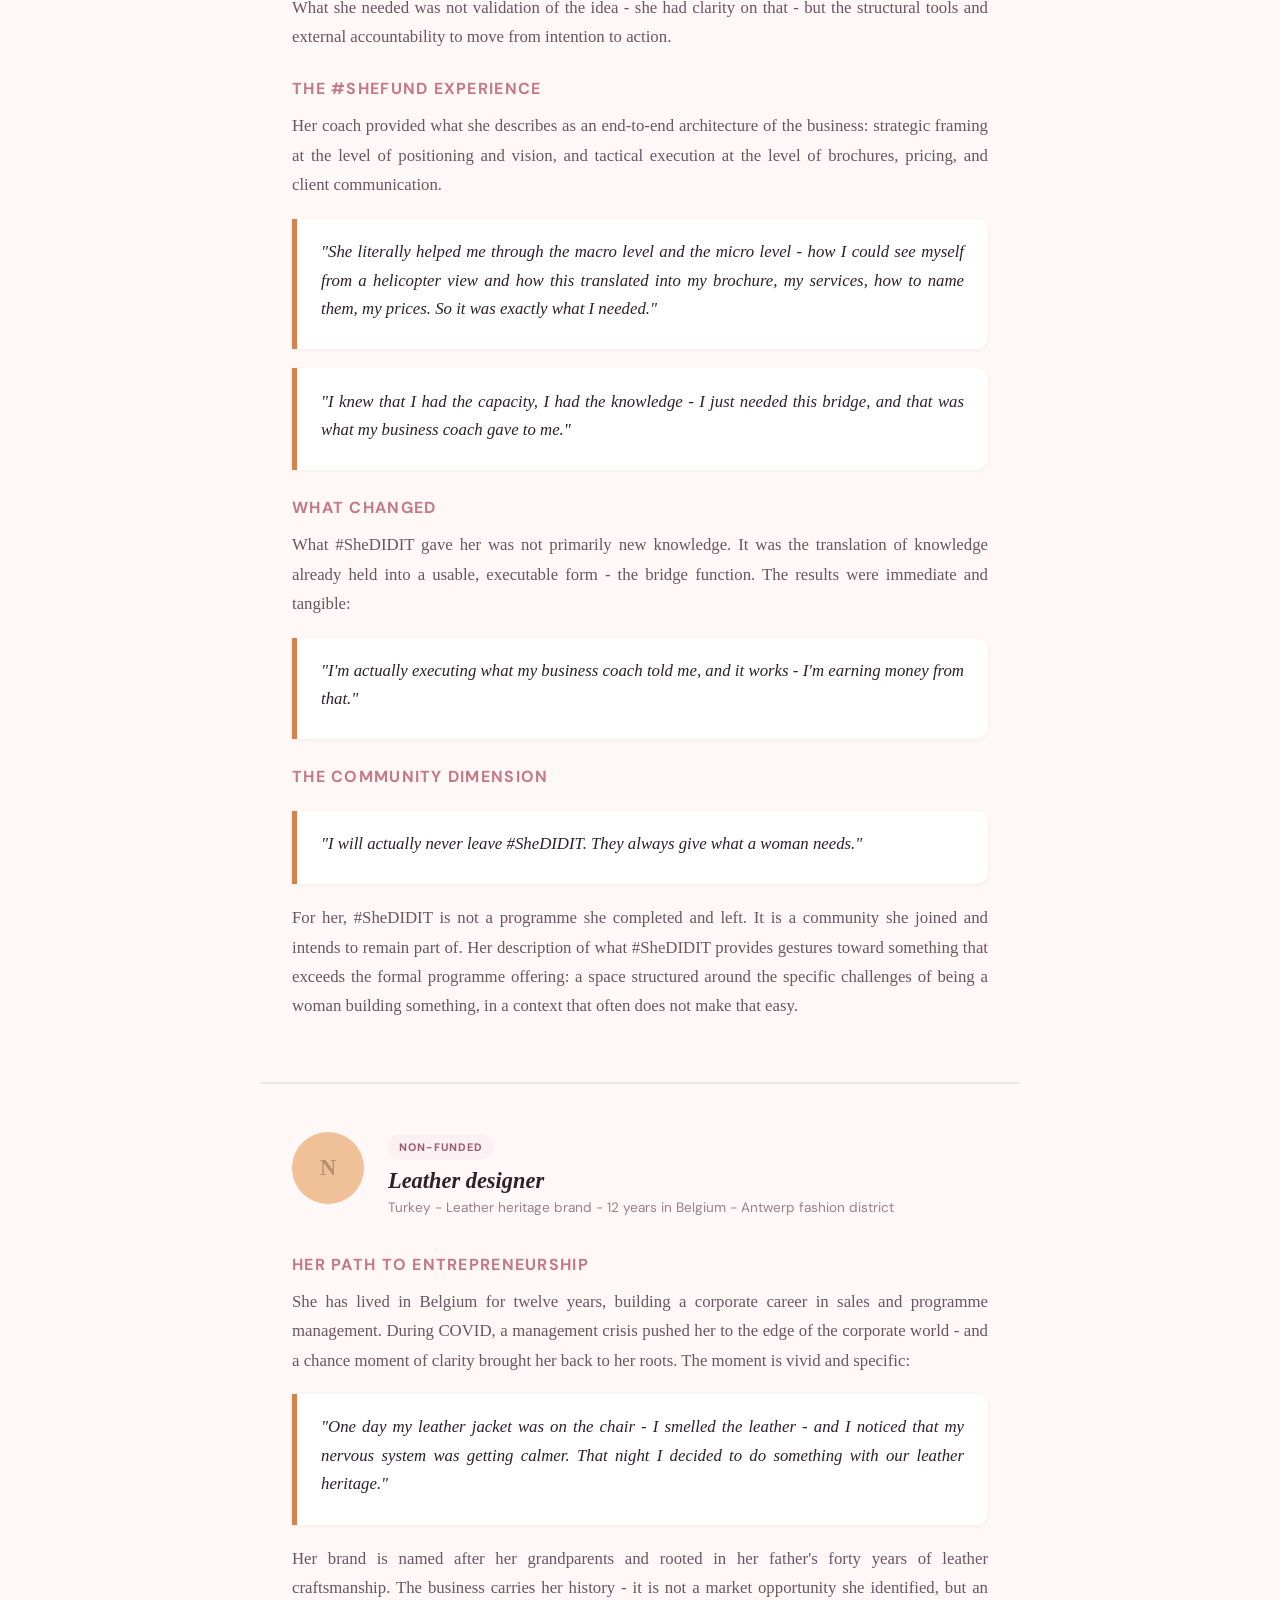
<file: Research Outputs/03_voice_booklet.html>
<!DOCTYPE html>
<html lang="en">
<head>
<meta charset="UTF-8">
<link href="https://fonts.googleapis.com/css2?family=Playfair+Display:ital,wght@0,400;0,600;0,700;0,800;1,400&family=DM+Sans:wght@300;400;500;600;700&display=swap" rel="stylesheet">
<meta name="viewport" content="width=device-width, initial-scale=1.0">
<title>Her Story, Her Journey - #SheFUND Voice Booklet 2026</title>
<style>
  :root {
    --cream: #FFF8F6;
    --charcoal: #2D2028;
    --rose: #C4788A;
    --rose-dark: #A05870;
    --rose-deep: #7A3855;
    --rose-light: #FBF0F3;
    --gold: #D4844A;
    --gold-light: #F0C098;
    --sage: #C8A840;
    --sage-light: #EDE0A8;
    --coral: #E8956A;
    --blue-gray: #807791;
    --blue-light: #EDE8F4;
    --warm-gray: #6B5560;
    --gray-light: #9A8088;
    --gray-200: #E5E7EB;
    --max-content: 760px;
  }

  * { box-sizing: border-box; margin: 0; padding: 0; }

  html { scroll-behavior: smooth; }

  body {
    font-family: Georgia, 'Times New Roman', serif;
    background: var(--cream);
    color: var(--charcoal);
    line-height: 1.75;
    overflow-x: hidden;
  }

  /* ===== SCROLL REVEAL SYSTEM ===== */
  .reveal {
    opacity: 0;
    transform: translateY(30px);
    transition: opacity 0.6s ease-out, transform 0.6s ease-out;
  }
  .reveal.visible {
    opacity: 1;
    transform: translateY(0);
  }
  .reveal-left {
    opacity: 0;
    transform: translateX(-20px);
    transition: opacity 0.5s ease-out, transform 0.5s ease-out;
  }
  .reveal-left.visible {
    opacity: 1;
    transform: translateX(0);
  }
  .reveal-scale {
    opacity: 0;
    transform: scale(0.98);
    transition: opacity 0.7s ease-out, transform 0.7s ease-out;
  }
  .reveal-scale.visible {
    opacity: 1;
    transform: scale(1);
  }
  .reveal-unfurl {
    opacity: 0;
    transform: scaleX(0.95);
    transition: opacity 0.4s ease-out, transform 0.4s ease-out;
  }
  .reveal-unfurl.visible {
    opacity: 1;
    transform: scaleX(1);
  }

  /* Stagger delays for portrait cards */
  .portrait-card:nth-child(1) { transition-delay: 0ms; }
  .portrait-card:nth-child(2) { transition-delay: 100ms; }
  .portrait-card:nth-child(3) { transition-delay: 200ms; }

  /* ===== READING PROGRESS BAR ===== */
  .progress-bar {
    position: fixed;
    top: 0;
    left: 0;
    width: 100%;
    height: 3px;
    z-index: 1000;
    pointer-events: none;
  }
  .progress-bar-inner {
    height: 100%;
    background: linear-gradient(90deg, var(--rose), var(--gold));
    transform-origin: left;
    transform: scaleX(0);
    will-change: transform;
  }

  /* ===== BACK TO TOP ===== */
  .back-to-top {
    position: fixed;
    bottom: 24px;
    right: 24px;
    width: 44px;
    height: 44px;
    border-radius: 50%;
    background: white;
    box-shadow: 0 2px 12px rgba(0,0,0,0.15);
    display: flex;
    align-items: center;
    justify-content: center;
    cursor: pointer;
    opacity: 0;
    visibility: hidden;
    transition: opacity 0.3s ease, visibility 0.3s ease, transform 0.2s ease;
    z-index: 999;
    border: none;
    font-size: 1.2rem;
    color: var(--rose);
  }
  .back-to-top.show {
    opacity: 1;
    visibility: visible;
  }
  .back-to-top:hover {
    transform: translateY(-2px);
    box-shadow: 0 4px 16px rgba(0,0,0,0.2);
  }

  /* ===== COVER ===== */
  .cover {
    background: linear-gradient(160deg, #503529 0%, #7A3855 30%, #C4788A 60%, #E8956A 100%);
    color: white;
    padding: 5rem 2rem;
    text-align: center;
    min-height: 420px;
    display: flex;
    flex-direction: column;
    justify-content: center;
    align-items: center;
    position: relative;
    overflow: hidden;
  }
  .cover .cover-sup {
    font-family: 'DM Sans', sans-serif;
    font-size: 0.75rem;
    letter-spacing: 0.2em;
    text-transform: uppercase;
    opacity: 0.75;
    margin-bottom: 1rem;
    opacity: 0;
    animation: coverFadeIn 0.6s ease-out 0ms forwards;
  }
  .cover h1 {
    font-family: 'Playfair Display', Georgia, serif;
    font-size: 3.5rem;
    font-weight: 400;
    font-style: italic;
    line-height: 1.15;
    margin-bottom: 0.5rem;
    opacity: 0;
    transform: translateY(20px);
    animation: coverFadeIn 0.6s ease-out 150ms forwards;
  }
  .cover h1 strong {
    font-style: normal;
    font-weight: 800;
    display: block;
    font-size: 3rem;
  }
  .cover .cover-line {
    width: 60px;
    height: 3px;
    background: rgba(255,255,255,0.5);
    margin: 1.5rem auto;
    opacity: 0;
    animation: coverFadeIn 0.6s ease-out 300ms forwards;
  }
  .cover .cover-sub {
    font-family: 'DM Sans', sans-serif;
    font-size: 1rem;
    opacity: 0.85;
    max-width: 560px;
    margin: 0 auto;
    line-height: 1.6;
    opacity: 0;
    transform: translateY(20px);
    animation: coverFadeIn 0.6s ease-out 450ms forwards;
  }
  @keyframes coverFadeIn {
    to { opacity: 1; transform: translateY(0); }
  }

  /* ===== ABOUT ===== */
  .about-section {
    max-width: var(--max-content);
    margin: 0 auto;
    padding: 3rem 2rem;
  }
  .about-section p {
    font-size: 1.05rem;
    color: var(--warm-gray);
    margin-bottom: 1rem;
    line-height: 1.75;
    text-align: justify;
  }
  .about-section p.lead {
    font-size: 1.2rem;
    color: var(--charcoal);
    font-style: italic;
    border-left: 4px solid var(--gold);
    padding-left: 1.2rem;
    margin-bottom: 1.5rem;
    line-height: 1.75;
  }
  .anon-note {
    background: var(--cream);
    border: 1px solid var(--gray-200);
    border-radius: 8px;
    padding: 1rem 1.2rem;
    font-family: 'DM Sans', sans-serif;
    font-size: 0.82rem;
    color: var(--gray-light);
    margin-top: 1rem;
    line-height: 1.6;
  }
  .anon-note strong {
    color: var(--warm-gray);
  }

  /* ===== SECTION DIVIDERS ===== */
  .section-divider {
    background: linear-gradient(90deg, var(--rose) 0%, var(--gold) 100%);
    color: white;
    padding: 1.5rem 2rem;
    text-align: center;
  }
  .section-divider h2 {
    font-family: 'DM Sans', sans-serif;
    font-size: 0.8rem;
    letter-spacing: 0.2em;
    text-transform: uppercase;
    opacity: 0.8;
    margin-bottom: 0.3rem;
  }
  .section-divider p {
    font-family: 'Playfair Display', Georgia, serif;
    font-size: 1.3rem;
    font-weight: 700;
  }

  /* ===== PORTRAIT CARDS ===== */
  .portrait {
    max-width: var(--max-content);
    margin: 0 auto;
    padding: 3rem 2rem;
    border-bottom: 2px solid var(--gray-200);
  }
  .portrait:last-of-type {
    border-bottom: none;
  }
  .portrait-header {
    display: flex;
    align-items: flex-start;
    gap: 1.5rem;
    margin-bottom: 2rem;
    flex-wrap: wrap;
  }
  .portrait-avatar {
    width: 72px;
    height: 72px;
    border-radius: 50%;
    display: flex;
    align-items: center;
    justify-content: center;
    font-size: 1.4rem;
    font-weight: 700;
    color: rgba(0,0,0,0.25);
    flex-shrink: 0;
    transition: transform 0.2s ease;
  }
  .portrait-header:hover .portrait-avatar {
    transform: scale(1.05);
  }
  .portrait-avatar.funded { background: var(--sage-light); }
  .portrait-avatar.nonfunded { background: var(--rose-light); }
  .portrait-avatar.coaching { background: var(--blue-light); }
  .portrait-avatar.new { background: var(--gold-light); }
  .portrait-avatar.stakeholder { background: var(--rose-light); }

  .portrait-meta { flex: 1; }
  .portrait-badge {
    display: inline-block;
    font-family: 'DM Sans', sans-serif;
    font-size: 0.68rem;
    font-weight: 700;
    padding: 0.2rem 0.7rem;
    border-radius: 999px;
    text-transform: uppercase;
    letter-spacing: 0.1em;
    margin-bottom: 0.4rem;
  }
  .badge-f { background: var(--sage-light); color: #52704E; }
  .badge-nf { background: var(--rose-light); color: var(--rose-dark); }
  .badge-c { background: var(--blue-light); color: var(--blue-gray); }
  .badge-new { background: var(--gold-light); color: var(--gold); }
  .badge-s { background: var(--rose-light); color: var(--rose); }

  .portrait-name {
    font-size: 1.4rem;
    font-weight: 700;
    color: var(--charcoal);
    line-height: 1.3;
    font-style: italic;
  }
  .portrait-descriptor {
    font-family: 'DM Sans', sans-serif;
    font-size: 0.85rem;
    color: var(--gray-light);
    margin-top: 0.2rem;
    line-height: 1.5;
  }

  .portrait h3 {
    font-size: 1rem;
    font-weight: 700;
    font-family: 'DM Sans', sans-serif;
    color: var(--rose);
    text-transform: uppercase;
    letter-spacing: 0.08em;
    margin: 1.5rem 0 0.5rem;
  }
  .portrait p {
    font-size: 1.05rem;
    color: var(--warm-gray);
    margin-bottom: 0.8rem;
    line-height: 1.75;
    text-align: justify;
  }
  .portrait p em {
    color: var(--charcoal);
  }

  /* ===== VOICE QUOTES ===== */
  blockquote.voice {
    background: white;
    border-left: 0px solid var(--gold);
    border-radius: 0 12px 12px 0;
    padding: 1.2rem 1.5rem;
    margin: 1.2rem 0;
    box-shadow: 0 1px 4px rgba(0,0,0,0.06);
    transition: transform 0.2s ease, box-shadow 0.2s ease, border-left-width 0.3s ease;
    position: relative;
  }
  blockquote.voice.visible-quote {
    border-left-width: 5px;
  }
  blockquote.voice:hover {
    transform: translateY(-2px);
    box-shadow: 0 4px 12px rgba(0,0,0,0.1);
  }
  blockquote.voice p {
    font-size: 1.05rem;
    color: var(--charcoal);
    font-style: italic;
    margin-bottom: 0.4rem;
    line-height: 1.7;
  }
  blockquote.voice cite {
    font-family: 'DM Sans', sans-serif;
    font-size: 0.8rem;
    font-style: normal;
    font-weight: 700;
    color: var(--gold);
  }

  /* Quote color themes */
  blockquote.voice.teal { border-left-color: var(--sage); }
  blockquote.voice.teal cite { color: var(--sage); }
  blockquote.voice.green { border-left-color: #52704E; }
  blockquote.voice.green cite { color: #52704E; }
  blockquote.voice.amber { border-left-color: var(--gold); }
  blockquote.voice.amber cite { color: var(--gold); }
  blockquote.voice.blue { border-left-color: var(--blue-gray); }
  blockquote.voice.blue cite { color: var(--blue-gray); }
  blockquote.voice.primary { border-left-color: var(--rose); }
  blockquote.voice.primary cite { color: var(--rose); }
  blockquote.voice.coral { border-left-color: var(--coral); }
  blockquote.voice.coral cite { color: var(--coral); }

  /* ===== THEMATIC SECTION ===== */
  .thematic {
    max-width: var(--max-content);
    margin: 0 auto;
    padding: 3rem 2rem;
  }
  .thematic h2 {
    font-family: 'DM Sans', sans-serif;
    font-size: 1.4rem;
    font-weight: 700;
    border-left: 4px solid var(--gold);
    padding-left: 1rem;
    margin-bottom: 1.5rem;
    color: var(--charcoal);
  }
  .theme-block {
    background: white;
    border: 1px solid var(--gray-200);
    border-radius: 12px;
    padding: 1.5rem;
    margin-bottom: 1.5rem;
    box-shadow: 0 1px 4px rgba(0,0,0,0.04);
  }
  .theme-block h3 {
    font-family: 'DM Sans', sans-serif;
    font-size: 1.05rem;
    font-weight: 700;
    color: var(--charcoal);
    margin-bottom: 0.8rem;
  }
  .theme-block p {
    font-size: 0.95rem;
    color: var(--warm-gray);
    margin-bottom: 0.8rem;
    line-height: 1.7;
  }
  .theme-block blockquote.voice {
    margin: 0.8rem 0;
  }
  .theme-block blockquote.voice p {
    font-size: 0.95rem;
  }

  /* ===== CLOSING ===== */
  .closing {
    background: linear-gradient(160deg, #503529, #C4788A);
    color: white;
    padding: 4rem 2rem;
    text-align: center;
  }
  .closing h2 {
    font-family: 'Playfair Display', Georgia, serif;
    font-size: 2rem;
    font-weight: 800;
    margin-bottom: 1rem;
  }
  .closing p {
    max-width: 600px;
    margin: 0 auto 1.5rem;
    font-family: 'DM Sans', sans-serif;
    opacity: 0.9;
    line-height: 1.7;
    font-size: 0.95rem;
  }
  .closing .founder-quote {
    font-style: italic;
    opacity: 0.85;
    font-family: 'Playfair Display', Georgia, serif;
    font-size: 1.05rem;
  }

  /* ===== FOOTER ===== */
  footer {
    font-family: 'DM Sans', sans-serif;
    text-align: center;
    padding: 2rem;
    color: var(--gray-light);
    font-size: 0.78rem;
    border-top: 1px solid var(--gray-200);
    line-height: 1.6;
  }

  /* ===== MOBILE ===== */
  @media (max-width: 600px) {
    .cover { padding: 3rem 1.25rem; min-height: 320px; }
    .cover h1 { font-size: 2.2rem; }
    .cover h1 strong { font-size: 2rem; }
    .cover .cover-sub { font-size: 0.9rem; }
    .about-section { padding: 2rem 1.25rem; }
    .about-section p.lead { font-size: 1.05rem; }
    .about-section p { font-size: 0.95rem; }
    .portrait { padding: 2rem 1.25rem; }
    .portrait-name { font-size: 1.2rem; }
    .portrait-descriptor { font-size: 0.78rem; }
    .portrait-avatar { width: 60px; height: 60px; font-size: 1.2rem; }
    .portrait p { font-size: 0.95rem; }
    blockquote.voice p { font-size: 0.95rem; }
    .thematic { padding: 2rem 1.25rem; }
    .closing { padding: 3rem 1.25rem; }
    .closing h2 { font-size: 1.6rem; }
  }

  /* ===== PRINT ===== */
  @media print {
    body { background: white; }
    .progress-bar { display: none; }
    .back-to-top { display: none; }
    .reveal, .reveal-left, .reveal-scale, .reveal-unfurl {
      opacity: 1 !important;
      transform: none !important;
    }
    blockquote.voice { border-left-width: 5px !important; }
    .cover { min-height: auto; page-break-inside: avoid; }
    .portrait { page-break-inside: avoid; break-inside: avoid; }
  }

  /* ---- Password gate ---- */
  body.gated #site-content{display:none}
  #gate{
    position:fixed;inset:0;z-index:9999;
    background:var(--cream);
    display:flex;align-items:center;justify-content:center;
    padding:24px;
  }
  body:not(.gated) #gate{display:none}
  .gate-card{
    background:#fff;border:1px solid var(--gray-200);border-radius:20px;
    box-shadow:0 10px 28px rgba(122,56,85,0.14);
    padding:40px 36px;max-width:360px;width:100%;text-align:center;
  }
  .gate-card h1{font-family:'Playfair Display',Georgia,serif;font-size:1.3rem;margin-bottom:8px;color:var(--charcoal)}
  .gate-card p{font-family:'DM Sans',sans-serif;font-size:0.85rem;color:var(--warm-gray);margin-bottom:22px}
  .gate-card input{
    width:100%;padding:11px 14px;border:1px solid var(--gray-200);border-radius:10px;
    font-family:'DM Sans',sans-serif;font-size:0.95rem;text-align:center;letter-spacing:2px;
    margin-bottom:14px;color:var(--charcoal);
  }
  .gate-card input:focus{outline:none;border-color:var(--rose)}
  .gate-card button{
    width:100%;padding:11px 14px;border:none;border-radius:10px;
    background:var(--rose-dark);color:#fff;font-family:'DM Sans',sans-serif;font-weight:600;font-size:0.9rem;
    cursor:pointer;transition:background 0.15s;
  }
  .gate-card button:hover{background:var(--rose-deep)}
  .gate-error{
    font-family:'DM Sans',sans-serif;font-size:0.78rem;color:var(--rose-deep);
    margin-top:12px;min-height:1em;
  }
</style>
</head>
<body>
<div id="site-content">


<!-- READING PROGRESS BAR -->
<div class="progress-bar" aria-hidden="true">
  <div class="progress-bar-inner" id="progressBar"></div>
</div>

<!-- BACK TO TOP -->
<button class="back-to-top" id="backToTop" aria-label="Back to top">&#8593;</button>

<!-- ==================== COVER ==================== -->
<div class="cover">
  <div class="cover-sup">#SheDIDIT - Participant Voice Booklet - 2026</div>
  <h1>Her Story,<strong>Her Journey</strong></h1>
  <div class="cover-line"></div>
  <div class="cover-sub">Voices from #SheFUND - portraits of migrant women entrepreneurs navigating the Belgian entrepreneurial ecosystem.</div>
</div>

<!-- ==================== ABOUT ==================== -->
<div class="about-section reveal">
  <p class="lead">These are not stories about funding outcomes. They are about what happens when a woman is taken seriously as an entrepreneur - sometimes, as several of these women describe, for the first time.</p>
  <p>This booklet draws on qualitative interviews conducted between February and June 2026 for the #SheFUND impact study, with funded entrepreneurs, non-funded applicants and coaching participants, programme staff and coaches, and a financial partner. Participants came to Belgium from all over the world and are now active in diverse business sectors, ranging from food, fashion, and craftsmanship to well-being and AI consulting.</p>
  <p>Some were funded. Some were not. Several engaged with coaching only, without applying for the loan. All carry something forward.</p>
</div>

<!-- ==================== PART ONE: FUNDED ==================== -->
<div class="section-divider reveal-unfurl">
  <h2>Part One</h2>
  <p>Funded Entrepreneurs</p>
</div>

<!-- PORTRAIT: BABY PRODUCT INNOVATOR -->
<div class="portrait portrait-card reveal">
  <div class="portrait-header">
    <div class="portrait-avatar funded">F</div>
    <div class="portrait-meta">
      <div class="portrait-badge badge-f">Funded - 2025 Winner</div>
      <div class="portrait-name">Baby product innovator</div>
      <div class="portrait-descriptor">Czech Republic - Baby and parenting product innovation - approx. 10 years in Belgium - pre-launch at time of interview</div>
    </div>
  </div>

  <h3>Her Path to Entrepreneurship</h3>
  <p>A lawyer by training, she worked in Prague, then Zagreb, then moved to Brussels. When she became a mother, something came into focus: the product range available to parents was genuinely inadequate, and she knew - concretely - how it could work better. She spent five years building the business while raising children largely alone. Her sentence about networks repeats like a signature: <em>"As a lawyer, as an expat here in Brussels, I didn't have any network. I was at home with kids, so I really have zero network."</em></p>

  <h3>The #SheFUND Experience</h3>
  <p>She found #SheDIDIT herself - not the other way around. She was matched with a mentor and invited, as a replacement speaker, to pitch at a #SheFUND event. That event was the pivot.</p>
  <blockquote class="voice teal reveal-quote">
    <p>"Before then I was pitching mostly to male audiences and I just did not relate so well. At this event, the vibe was amazing. The audience was wonderful."</p>
  </blockquote>
  <blockquote class="voice teal reveal-quote">
    <p>"I was really amazed how pitching to women and an entrepreneurial-focused audience - how different it is - and how well it really clicked with me."</p>
  </blockquote>
  <p>She entered the 2025 competition and won. Her coaching hours were almost entirely focused on pitch architecture and unique selling proposition - a conscious choice, as her financial planning came from another accelerator. She stands by the trade-off.</p>

  <h3>What Changed</h3>
  <blockquote class="voice teal reveal-quote">
    <p>"I have the money, and now I can work on the project."</p>
  </blockquote>
  <p>The winner credential functions as something she carries into the next room - not flaunted, but present and available. The crowdfunding launch is planned for November 2026. Production payments are secured. Her trajectory is the clearest forward-leaning one in the sample.</p>

  <h3>What She Would Change</h3>
  <p>Even as the 2025 winner, she raised a concern for the others who pitched alongside her:</p>
  <blockquote class="voice reveal-quote">
    <p>"I did not receive a systematic feedback about the pitch. Maybe it would be good to meet one more time, or to have a results session where we could hear that kind of feedback. They could learn. Or I could learn."</p>
  </blockquote>
  <p>Her advocacy for better feedback was spontaneous - offered as a gift to the programme, not prompted by any personal grievance. The pattern, appearing in both funded and non-funded accounts, is a structural signal.</p>
</div>

<!-- PORTRAIT: ARTISAN FOOD ENTREPRENEUR -->
<div class="portrait portrait-card reveal">
  <div class="portrait-header">
    <div class="portrait-avatar funded">F</div>
    <div class="portrait-meta">
      <div class="portrait-badge badge-f">Funded - Edition 2024</div>
      <div class="portrait-name">Artisan food entrepreneur</div>
      <div class="portrait-descriptor">Eastern Europe - Artisan food and fermentation - approx. 10 years in Belgium - approx. 5 years in business</div>
    </div>
  </div>

  <h3>Her Path to Entrepreneurship</h3>
  <p>She grew up on a farm, trained through artistic school, worked in restaurant kitchens, and has now lived in Belgium for a decade. She is a chef by trade - though she rejects the word. Her business is built around fermentation, seasonal use of local farm produce, and a quiet, stubborn refusal of food waste. She has no family in Belgium. The informal network of women she has slowly built - other founders, other makers - has come to matter enormously.</p>
  <p>She came to #SheDIDIT through an adjacent incubator that connected her with a coach with deep expertise in the food sector.</p>

  <h3>The #SheFUND Experience</h3>
  <blockquote class="voice green reveal-quote">
    <p>"The template they send to fill in - it's very easy. You don't have to pull that information from thin air. My coach also helped me with the business plan. She was very helpful - because for people like me, that's black magic."</p>
  </blockquote>
  <p>The structured application template did something more than organise information - it gave shape to knowledge that had always been present but never structured. Financial planning, she says, had always been a fog for her. The coach and the template, together, made it navigable.</p>

  <h3>What Changed</h3>
  <p>The interest-free loan went into equipment: a vacuum machine, a labelling machine, ten thousand stickers, jars, a drying machine. Small investments that would otherwise have been made slowly against household cash-flow. The loan decoupled her business investment from her family budget - and that decoupling was named as the loan's real gift.</p>
  <blockquote class="voice green reveal-quote">
    <p>"I found it a really nice moment - just being able to say, okay, I can buy those stickers and not cry about it."</p>
  </blockquote>
  <blockquote class="voice green reveal-quote">
    <p>"It's not a present, because you have to pay back. But it's a nice moment. You can order those things without sacrificing your own."</p>
  </blockquote>
  <blockquote class="voice green reveal-quote">
    <p>"It brought me a lot of courage - when someone appreciates what you are doing."</p>
  </blockquote>

  <h3>What She Would Change</h3>
  <p>Her warmth toward #SheDIDIT comes with a clear observation. The programme's centre of gravity is in one city; she lives elsewhere. Many events she would have wanted to attend, she simply could not. The evening event format and geographic concentration create a structural access gap that she names plainly - not as a personal grievance, but as a programme design observation.</p>

  <h3>Looking Ahead</h3>
  <p>She is expanding her atelier by forty-five square metres. She is booked through July. What she wants is not scale for its own sake. It is to sell something harder to name:</p>
  <blockquote class="voice green reveal-quote">
    <p>"Do I sell food, or do I sell the impact and the vision? That is a question. It's just difficult to answer. But that is my main goal - to sell the impact."</p>
  </blockquote>
</div>

<!-- PORTRAIT: NUDE-TONE BEAUTY & LINGERIE ENTREPRENEUR -->
<div class="portrait portrait-card reveal">
  <div class="portrait-header">
    <div class="portrait-avatar funded">F</div>
    <div class="portrait-meta">
      <div class="portrait-badge badge-f">Funded - #SheFUND Recipient</div>
      <div class="portrait-name">Nude-tone beauty and fashion entrepreneur</div>
      <div class="portrait-descriptor">Democratic Republic of Congo origin, raised in Belgium, now based in Spain - inclusive beauty and fashion e-commerce - law background</div>
    </div>
  </div>

  <h3>Her Path to Entrepreneurship</h3>
  <p>Her story moves between countries - Congo, Belgium and Spain, and back again - and mobility shaped what she built. Living in Brussels, she experienced its diversity as a genuine gift, but ran into a wall the moment she went looking for beauty and clothing products in her own skin tone. A lawyer by training, she describes the gap less as a business opportunity and more as an injustice to correct.</p>
  <blockquote class="voice coral reveal-quote">
    <p>"When it came to shopping and looking for products that represented me, that looked like me, there I saw that there was a lack of representation in a city that was so international, so diverse... It was kind of frustrating actually to look for specific products and not being able to find anything. I found a bit excluded. That's when I decided to start my own entrepreneurial journey and to create what I didn't find in the market."</p>
  </blockquote>
  <p>Her business reframes "nude" as a spectrum rather than a single, light shade - an online platform for underwear, tights, and makeup in nude tones for women with brown and black skin.</p>

  <h3>The #SheFUND Experience</h3>
  <p>She arrived at #SheDIDIT already intrigued by entrepreneurship but stalled - no starting point, and by her own account "a bit afraid." #SheDIDIT is where the vague ambition became a plan, and coaching came before the fund itself, once the financial obstacle became concrete.</p>
  <blockquote class="voice coral reveal-quote">
    <p>"It's really a nice community. They encourage you. They give you information. You are surrounded with people that are like-minded. They give you all the tools, connections."</p>
  </blockquote>
  <p>Like several others in this study, she names the financial-literacy training as the single most valuable part of the programme - not because the concepts were unfamiliar, but because implementation was:</p>
  <blockquote class="voice coral reveal-quote">
    <p>"I am more a law person, so I'm not good with numbers... I had an idea of what it was, but knowing what it is and to actually implement it in practice - these are two totally different things."</p>
  </blockquote>

  <h3>What Changed: The Pivot and the Loan</h3>
  <p>Her original ambition was her own nude-tone lingerie line - but minimum-order costs made that impossible from day one. Rather than abandon the idea, she pivoted: she launched a platform reselling existing nude-tone brands first, using that phase to learn what price points and products her market actually wanted. The #SheFUND loan is what let her circle back to the original ambition.</p>
  <blockquote class="voice coral reveal-quote">
    <p>"It has allowed me first of all to acquire more products, because in the beginning I had only one product... to start already prototyping and designing with companies to create one product. I wouldn't have been possible for me to do that without funding."</p>
  </blockquote>
  <blockquote class="voice coral reveal-quote">
    <p>"You get some quotas of minimum orders that you have to make, and you also have to create samples and you have to do testing... If you don't have the money, the fund, then it's not possible... you need to have that money upfront once you start the process so you can advance. So if you don't have that, then it stops there."</p>
  </blockquote>
  <p>She points to the loan's repayment structure - manageable monthly instalments rather than a lump sum - as what made the investment possible at all: <em>"It's easier for me to pay back that amount monthly and being able to develop my product than not having, for example, already ten or twenty thousand euros that you have to give upfront yourself."</em></p>

  <h3>What Changed: Confidence and Validation</h3>
  <blockquote class="voice coral reveal-quote">
    <p>"It gave me more self-esteem, and also it was very nice for me to have someone else validate that the product that I was developing was needed - that it's actually a problem that needs a solution... it means that I am on a good path."</p>
  </blockquote>
  <p>Winning wasn't only about the money. Being backed by a jury that read her figures and her story and said yes functioned as external proof that her instinct about the market gap was correct.</p>

  <h3>What She Would Change</h3>
  <p>Her one concrete recommendation - one she has already raised directly with the #SheDIDIT team - is procedural transparency about money: applicants should be told upfront, clearly, that administration fees are deducted from the loan before disbursement.</p>
  <blockquote class="voice reveal-quote">
    <p>"If you have your business plan and you think, okay, I need five thousand, you have to think that you're only going to receive four thousand five hundred... For people who are starting, that five hundred euros can make the difference for them getting the logo, or one prototype. It's really important to know the net amount that you're going to receive."</p>
  </blockquote>

  <h3>Looking Ahead</h3>
  <p>Her plans are on pause for now - a recent move and a health issue slowed her down - but not abandoned. She remains in touch with #SheDIDIT beyond the funding itself, attending workshops and drawing on the community for practical help, including a fellow participant who designed her logo. Her ambition remains large: to become <em>"the go-to platform of Europe"</em> for everything nude-related - shoes, dancewear, makeup - not only lingerie.</p>
</div>

<!-- ==================== PART TWO: NON-FUNDED ==================== -->
<div class="section-divider reveal-unfurl">
  <h2>Part Two</h2>
  <p>Non-Funded and Coaching Participants</p>
</div>

<!-- PORTRAIT: ARTISAN JEWELLERY DESIGNER -->
<div class="portrait portrait-card reveal">
  <div class="portrait-header">
    <div class="portrait-avatar nonfunded">N</div>
    <div class="portrait-meta">
      <div class="portrait-badge badge-nf">Non-Funded - Edition 2025</div>
      <div class="portrait-name">Artisan jewellery designer</div>
      <div class="portrait-descriptor">West Africa - Artisan jewellery and ethical collaboration - approx. 4 years in Belgium - part-time business alongside full-time employment</div>
    </div>
  </div>

  <h3>Her Path to Entrepreneurship</h3>
  <p>She founded her jewellery brand in 2021. From the start, it has been about collaboration - working with artisans including a maker in Mali, under terms she considers equitable. She still holds a full-time job and is pursuing a master's in commercial science. She found #SheDIDIT through her own research, attended events, and eventually sold her work through the concept store. Before applying, she was already part of the ecosystem.</p>

  <h3>The #SheFUND Experience</h3>
  <p>The application was her first formal pitch. The coaching she valued genuinely. She names her coach as someone who helped her stand up and present the business - for the first time - to people outside her own world.</p>
  <blockquote class="voice reveal-quote">
    <p>"To prepare the pitch, we received a few documents - and it was the first time for me to pitch, to present my business to external people. My coach was very helpful. She told me what could be improved, and what was good already, which I really appreciate."</p>
  </blockquote>

  <h3>The Decision - and a Procedural Observation</h3>
  <p>She was not selected. What followed, she describes carefully - not as a wound, but as something she wants on record. She had prepared against the evaluation form she had been given. When feedback came, it did not match the form.</p>
  <blockquote class="voice reveal-quote">
    <p>"I prepared my pitch according to the evaluation - how it was going to be assessed. But then the assessment went outside of the assessment form. I found the feedback quite light, and not objective."</p>
  </blockquote>
  <p>She does not catastrophise. Her concern is procedural, and it is offered as a gift to the programme: this is what could be better. The expected jury was not the jury she faced; some members announced in advance were absent, others arrived unannounced.</p>

  <h3>What She Carries Forward</h3>
  <blockquote class="voice reveal-quote">
    <p>"A no doesn't mean that it's not good. It just means that maybe this is not the right place for you. So I went to other environments. It really motivated me to go bigger, to not stay in small-minded places."</p>
  </blockquote>
  <p>She continues to value what #SheDIDIT does well - the networking events, the concept store, her coach. Her trajectory is outward: she is looking beyond women-of-colour-specific spaces for the funding environment that will fit her next step.</p>
</div>

<!-- PORTRAIT: AI ENTREPRENEUR -->
<div class="portrait portrait-card reveal">
  <div class="portrait-header">
    <div class="portrait-avatar coaching">C</div>
    <div class="portrait-meta">
      <div class="portrait-badge badge-c">Coaching Only - 2023</div>
      <div class="portrait-name">AI entrepreneur</div>
      <div class="portrait-descriptor">Equatorial Guinea - AI and conversational technology - Brussels - high-growth startup</div>
    </div>
  </div>

  <h3>Her Path to Entrepreneurship</h3>
  <p>She studied statistics before moving to Brussels as a data scientist and AI engineer. She managed an eco-tech accessories brand for seven years, then pivoted to AI. She reached out to #SheDIDIT seeking a support network in Brussels. Her coaching period was short - about one month - and she valued it primarily for psychological support during a difficult transitional phase, not technical business planning.</p>

  <h3>Coaching as a Bridge</h3>
  <p>She did not apply for the loan. She was sceptical about whether a EUR 10,000 loan would be meaningful for her type of high-growth startup. What the coaching gave her was something more immediate: a sense of being seen and held during uncertainty.</p>
  <blockquote class="voice primary reveal-quote">
    <p>"What I appreciated the most was the mental support, the psychological support. I was kind of lost. Just having a coach that could listen to me and reassure me - that's what I appreciated the most."</p>
  </blockquote>

  <h3>The Aspiration Gap</h3>
  <blockquote class="voice primary reveal-quote">
    <p>"The impression that I had was that most of the networking tends to bring together everyone who is struggling - a group of people navigating hardship. I went out looking for inspiration. I wanted to be in contact with people making it."</p>
  </blockquote>
  <p>Her observation is offered with care, not hostility. She values the safe space #SheDIDIT creates. But she argues that minority entrepreneurs - particularly those with high-growth ambitions - need to see role models making bold moves, not only others navigating survival. This is an aspirational community design challenge, not only a support challenge.</p>
  <blockquote class="voice primary reveal-quote">
    <p>"I had to get out of all the networks and organisations that were available at the time and find something else."</p>
  </blockquote>

  <h3>Looking Ahead</h3>
  <p>She founded a human-centric conversational AI startup now operating with a team of six to seven. Since her coaching period, her revenue has multiplied by twenty. She is currently raising EUR 5 million. Her trajectory is one of the most striking in the study: the programme played a bridging role, not a transformative one, in a journey already powerful in its own right. The coaching-only pathway matters - and some of the programme's most significant outcomes are not in the loan portfolio.</p>
</div>

<!-- PORTRAIT: ACUPUNCTURE PRACTITIONER -->
<div class="portrait portrait-card reveal">
  <div class="portrait-header">
    <div class="portrait-avatar new">C</div>
    <div class="portrait-meta">
      <div class="portrait-badge badge-new">Coaching Participant</div>
      <div class="portrait-name">Acupuncture practitioner</div>
      <div class="portrait-descriptor">Portugal - Acupuncture and integrative wellness - Brussels - burnout recovery and post-career pivot</div>
    </div>
  </div>

  <h3>Her Path to Entrepreneurship</h3>
  <p>She spent years working as a nurse in a hospital system before the work took its toll. She experienced burnout - a slow-building, then sudden exhaustion - and found herself rethinking not just the job but the entire framework of how care was delivered. She trained as an acupuncture practitioner and established a practice in Brussels focused on integrative wellness and preventive health.</p>
  <p>She came to #SheDIDIT not through an entrepreneurial ecosystem event but through a public employment service - a government-sponsored pathway. This route places her in a distinct subset of participants: women who found #SheDIDIT through institutional referral, often while navigating a significant professional or personal transition.</p>

  <h3>The #SheFUND Experience</h3>
  <p>Coaching was the centre of gravity. For her, the challenge was not developing a new business idea but maintaining the discipline and structure to execute one that already existed clearly in her mind. Her coach worked with her on consistency - the connective tissue between vision and practice that is easy to lose when managing recovery alongside business-building.</p>
  <blockquote class="voice amber reveal-quote">
    <p>"I have really struggled to be consistent, so it's really helped me to keep focus on my goal."</p>
  </blockquote>

  <h3>The Accountability Structure</h3>
  <p>What the coaching gave her was not new knowledge - it was a scheduled witness. Having a committed external relationship created the accountability structure that translated planning into action. The coach did not tell her what to do. She already knew. The coach made it harder to defer.</p>
  <p>This dimension of the coaching relationship - the progress audit function - is particularly meaningful in cases where participants have strong clarity of vision but variable execution capacity, often because they are managing significant personal transitions alongside their entrepreneurial work.</p>

  <h3>Looking Ahead</h3>
  <p>Her practice is built and operational. The government pathway that brought her to #SheDIDIT is a channel the programme has not yet fully mapped or leveraged. For women arriving through public employment services at moments of professional inflection, #SheDIDIT offers something distinctive: a framework that treats the entrepreneurial transition as legitimate, viable, and worthy of structured support.</p>
</div>

<!-- PORTRAIT: L&D CONSULTANT -->
<div class="portrait portrait-card reveal">
  <div class="portrait-header">
    <div class="portrait-avatar new">N</div>
    <div class="portrait-meta">
      <div class="portrait-badge badge-new">New Interview - 2026</div>
      <div class="portrait-name">Learning and Development consultant</div>
      <div class="portrait-descriptor">Ukraine (war-displaced) - Learning and Development consultancy - 4 years in Belgium - launched 2026</div>
    </div>
  </div>

  <h3>Her Path to Entrepreneurship</h3>
  <p>She has over twelve years of experience in Learning and Development and previously held management roles in international business schools. She arrived in Belgium four years ago, displaced by the war in Ukraine. Her credentials - professional history, reputation, network - did not travel with her. Rebuilding became, in her words, rebuilding herself from scratch. She was searching for rooms: spaces where she could trust the people, the structure, and the intent.</p>
  <blockquote class="voice amber reveal-quote">
    <p>"I was rebuilding myself from scratch. Professionally, personally. All I was searching for was the right people. People I could trust. #SheDIDIT was foundational to my business."</p>
  </blockquote>

  <h3>The #SheFUND Experience</h3>
  <p>She discovered #SheDIDIT at a banking event and chose the founder as her coach specifically because she felt she could trust her expertise. The coaching programme's financial and business plan templates were, she says, fundamental to her foundation. She also supplemented coaching with external programmes and mentorship - an accumulative, proactive approach to building the support architecture that displacement had stripped away.</p>

  <h3>The Programme Ceiling</h3>
  <p>As a highly experienced professional, she found the standard curriculum occasionally misaligned with the complexity of her B2B consultancy. There were moments when the programme was structured for earlier-stage founders than she was - a tension she navigated with grace, but named clearly.</p>
  <blockquote class="voice amber reveal-quote">
    <p>"Perhaps my project at this stage is a little too broad to fit into five sessions."</p>
  </blockquote>

  <h3>Looking Ahead</h3>
  <p>She officially launched her consultancy in 2026 and is now a banking client herself. She is self-funding her current growth phase and not seeking external investment. Her journey illustrates the programme's capacity to serve post-crisis reconstruction as much as business startup - a dimension not yet foregrounded in the official programme narrative. For women with high prior experience navigating severe displacement, #SheDIDIT offers not just a business programme but a relational and institutional anchor.</p>
</div>

<!-- PORTRAIT: COMMUNICATIONS CONSULTANT -->
<div class="portrait portrait-card reveal">
  <div class="portrait-header">
    <div class="portrait-avatar coaching">C</div>
    <div class="portrait-meta">
      <div class="portrait-badge badge-c">Coaching Only - 2023</div>
      <div class="portrait-name">Communications consultant</div>
      <div class="portrait-descriptor">Croatia - EU communications and training freelancer - approx. 8 years in Belgium - approx. 5 years in business</div>
    </div>
  </div>

  <h3>Her Path to Entrepreneurship</h3>
  <p>A Croatian communications specialist who has lived in Belgium for eight years. She holds a master's in communication for international relations and has freelanced for about five years. She came to #SheDIDIT not through a funding competition but through a referral chain that began with a dinner. She was trying to describe her work concerns to friends with salaried jobs, and she realised mid-sentence that they could not follow her.</p>
  <blockquote class="voice blue reveal-quote">
    <p>"My friend told me: I have no idea what you're talking about. I go home, and the salary comes - I don't know what you're talking about."</p>
  </blockquote>

  <h3>The #SheFUND Experience</h3>
  <p>She never applied for the loan. She is classified as coaching-only - a different trajectory, and analytically important. Her one-to-one sessions with her coach were the most significant entrepreneurial support she has ever received.</p>
  <blockquote class="voice blue reveal-quote">
    <p>"It was the first time I had ever done proper budgeting - even after two years in business."</p>
  </blockquote>
  <p>Coaching was not only a skills programme - it was a gentle accountability structure. The progress audit quality of her sessions was something she specifically named:</p>
  <blockquote class="voice blue reveal-quote">
    <p>"The coach would say: you haven't booked any clients this month - what happened? Gently."</p>
  </blockquote>

  <h3>The Seed</h3>
  <p>When asked what changed most radically, she answers with one word repeated: "Psychological. Psychological part." Her coach identified a capacity she had not seen in herself - to train, to teach, to deliver workshops - and gave her permission to claim it.</p>
  <blockquote class="voice blue reveal-quote">
    <p>"She picked up on nuances. She was the one who gave me this courage, to say: you should be doing more training, you are good at this. I said, but I'm not a trainer, not a certified coach. And she said: you don't need to be. This is how you start. So that seed was definitely planted there."</p>
  </blockquote>

  <h3>What She Carries Forward</h3>
  <blockquote class="voice blue reveal-quote">
    <p>"I started this so I could have more time for me, and for things that matter to me - and somehow I end up working all the time. Sometimes I forget to ask myself: what do I want from this?"</p>
  </blockquote>
  <p>Two years on, the seed has not fully grown - she is still rebalancing toward a training-and-comms mix - but it is alive. Another outcome: a peer relationship with a fellow coaching alumna who became her client. Her story is a reminder that the #SheFUND decision is not the only place where this programme leaves a mark. There was no pitch, no jury, no envelope to open. There was a coach who saw a capability before she did, and named it.</p>
</div>

<!-- PORTRAIT: ADMINISTRATIVE CONSULTANT -->
<div class="portrait portrait-card reveal">
  <div class="portrait-header">
    <div class="portrait-avatar new">C</div>
    <div class="portrait-meta">
      <div class="portrait-badge badge-new">Coaching Participant</div>
      <div class="portrait-name">Administrative consultant</div>
      <div class="portrait-descriptor">Turkey/Belgium - Administrative and regulatory consulting - single parent - launched August 2025</div>
    </div>
  </div>

  <h3>Her Path to Entrepreneurship</h3>
  <p>A single mother of three, working part-time for a government body while building an administrative and regulatory consulting practice on the side. Her business, launched in August 2025, draws on years of administrative expertise - translating complex regulatory and documentation processes into accessible support for clients who find institutions hard to navigate.</p>
  <p>For her, the launch of the business was not a leap into the unknown but a deliberate, paced decision. What she needed was not validation of the idea - she had clarity on that - but the structural tools and external accountability to move from intention to action.</p>

  <h3>The #SheFUND Experience</h3>
  <p>Her coach provided what she describes as an end-to-end architecture of the business: strategic framing at the level of positioning and vision, and tactical execution at the level of brochures, pricing, and client communication.</p>
  <blockquote class="voice amber reveal-quote">
    <p>"She literally helped me through the macro level and the micro level - how I could see myself from a helicopter view and how this translated into my brochure, my services, how to name them, my prices. So it was exactly what I needed."</p>
  </blockquote>
  <blockquote class="voice amber reveal-quote">
    <p>"I knew that I had the capacity, I had the knowledge - I just needed this bridge, and that was what my business coach gave to me."</p>
  </blockquote>

  <h3>What Changed</h3>
  <p>What #SheDIDIT gave her was not primarily new knowledge. It was the translation of knowledge already held into a usable, executable form - the bridge function. The results were immediate and tangible:</p>
  <blockquote class="voice amber reveal-quote">
    <p>"I'm actually executing what my business coach told me, and it works - I'm earning money from that."</p>
  </blockquote>

  <h3>The Community Dimension</h3>
  <blockquote class="voice amber reveal-quote">
    <p>"I will actually never leave #SheDIDIT. They always give what a woman needs."</p>
  </blockquote>
  <p>For her, #SheDIDIT is not a programme she completed and left. It is a community she joined and intends to remain part of. Her description of what #SheDIDIT provides gestures toward something that exceeds the formal programme offering: a space structured around the specific challenges of being a woman building something, in a context that often does not make that easy.</p>
</div>

<!-- PORTRAIT: LEATHER HERITAGE DESIGNER -->
<div class="portrait portrait-card reveal">
  <div class="portrait-header">
    <div class="portrait-avatar new">N</div>
    <div class="portrait-meta">
      <div class="portrait-badge badge-nf">Non-Funded</div>
      <div class="portrait-name">Leather designer</div>
      <div class="portrait-descriptor">Turkey - Leather heritage brand - 12 years in Belgium - Antwerp fashion district</div>
    </div>
  </div>

  <h3>Her Path to Entrepreneurship</h3>
  <p>She has lived in Belgium for twelve years, building a corporate career in sales and programme management. During COVID, a management crisis pushed her to the edge of the corporate world - and a chance moment of clarity brought her back to her roots. The moment is vivid and specific:</p>
  <blockquote class="voice amber reveal-quote">
    <p>"One day my leather jacket was on the chair - I smelled the leather - and I noticed that my nervous system was getting calmer. That night I decided to do something with our leather heritage."</p>
  </blockquote>
  <p>Her brand is named after her grandparents and rooted in her father's forty years of leather craftsmanship. The business carries her history - it is not a market opportunity she identified, but an inheritance she chose to honour.</p>

  <h3>The #SheFUND Experience</h3>
  <p>She joined the coaching programme for four months and applied for the fund. The community was significant - the feeling of not being alone mattered. She did not prepare the financial section of her pitch adequately; she was working alone, under time pressure, and the numbers were incomplete. She was not selected.</p>

  <h3>Persistence Through Rejection</h3>
  <blockquote class="voice amber reveal-quote">
    <p>"Winning is a little bit a perceptual thing. At the end, we always win because we always learn."</p>
  </blockquote>
  <p>She was subsequently declined by a bank and by a government funding programme. Each rejection became part of the learning curve. She is still standing.</p>

  <h3>Looking Ahead</h3>
  <p>The brand registered officially in December 2024. She has transitioned from pop-up to a permanent shop in the Antwerp fashion district. She is now focused on raising online visibility and expanding into B2B sales. Her business is, in a literal sense, a piece of her family alive in a new country.</p>
</div>

<!-- ==================== PART THREE: PROGRAMME STAFF ==================== -->
<div class="section-divider reveal-unfurl">
  <h2>Part Three</h2>
  <p>From Inside the Programme</p>
</div>

<!-- PORTRAIT: BUSINESS COACH -->
<div class="portrait portrait-card reveal">
  <div class="portrait-header">
    <div class="portrait-avatar stakeholder">S</div>
    <div class="portrait-meta">
      <div class="portrait-badge badge-s">Coach</div>
      <div class="portrait-name">Business coach, food and hospitality sector</div>
      <div class="portrait-descriptor">Chile - Business coach - She Means Business programme</div>
    </div>
  </div>

  <h3>The Coaching Philosophy</h3>
  <p>She brings sector-specific expertise in food and hospitality alongside a coaching orientation that places psychological and relational work at the centre of what she does. She describes her role not as a technical instructor but as a skilled observer of where a participant is stuck - and an enabler of the internal shift that allows movement.</p>
  <blockquote class="voice primary reveal-quote">
    <p>"Making a financial plan, you can learn that from tutorials. The most valuable thing is identifying when someone is struggling with self-confidence and helping them make the mental click."</p>
  </blockquote>

  <h3>What She Sees</h3>
  <p>From her position as a coach working with multiple participants across cohorts, she offers a structural observation that individual participant accounts cannot: the pattern. The technical skills participants gain are real and lasting. But the capability that makes the difference - the ability to continue, to decide, to act when uncertain - is built through relationship and recognition, not content delivery.</p>
  <blockquote class="voice primary reveal-quote">
    <p>"That feeling of not being alone at the top. It was very nice to have that help."</p>
  </blockquote>
</div>

<!-- PORTRAIT: PROGRAMME LEAD -->
<div class="portrait portrait-card reveal">
  <div class="portrait-header">
    <div class="portrait-avatar stakeholder">S</div>
    <div class="portrait-meta">
      <div class="portrait-badge badge-s">Staff - Programme Operations</div>
      <div class="portrait-name">Programme operations lead</div>
      <div class="portrait-descriptor">Belgium - Coaching and programme lead - both cohorts 2024 and 2025</div>
    </div>
  </div>

  <h3>The Coaching Architecture</h3>
  <p>She led the coaching team and the programme through both cohorts. Coaches are matched on two dimensions: sector expertise and language. The programme runs on two tracks - free coaching with a waiting list and premium coaching with immediate access. The bifurcation is a structural tension the programme is itself aware of.</p>

  <h3>Why the Selection Changed</h3>
  <blockquote class="voice reveal-quote">
    <p>"At the end of the day there were too many rounds. For what it is, it took a bit too long. Because making someone jump through hoops for money that's not free - it's a loan, it's not a grant."</p>
  </blockquote>
  <p>The 2025 change making coaching completion mandatory before application came from a single non-repayment incident involving an applicant outside the coaching pipeline. Coaching creates a sense of responsibility and improves communication - making it a prerequisite addressed both a quality control and a relationship management goal.</p>

  <h3>A Latent Credential</h3>
  <p>One finding from this interview is absent from every participant account in this booklet: the coaching programme is formally recognised by the Flemish government. Completing it can function as a credential with institutions such as the unemployment office. None of the participants interviewed appear to have used this. A recommendation writes itself: this needs to be communicated intentionally, at the start of the programme, not discovered by accident.</p>
</div>

<!-- PORTRAIT: FINANCIAL PARTNER -->
<div class="portrait portrait-card reveal">
  <div class="portrait-header">
    <div class="portrait-avatar stakeholder">P</div>
    <div class="portrait-meta">
      <div class="portrait-badge badge-s">Financial Partner</div>
      <div class="portrait-name">MicroStart partnership representative</div>
      <div class="portrait-descriptor">MicroStart - Partnership Manager - approx. 3-4 years in role</div>
    </div>
  </div>

  <h3>The Loan</h3>
  <p>MicroStart is the Belgian microfinance institution that operationalises the #SheFUND loan. The division of labour is clean: #SheDIDIT selects candidates and accompanies them through coaching; MicroStart conducts due diligence, disburses the loan, and manages repayment. The financial partner is present at the pitch to offer feedback but has no vote in the selection decision.</p>
  <blockquote class="voice primary reveal-quote">
    <p>"It's 100% interest-free, which doesn't happen very often. There is also no guarantee needed. So it's based on trust - and they are backed by two organisations, #SheDIDIT and us."</p>
  </blockquote>

  <h3>Why Some Files Are Not Approved</h3>
  <p>Refusal is not about project ambition or social impact. It is about repayment capacity and the existence of a contingency plan. The margins need room. A key question in the assessment: if the project does not start, or starts but does not continue - does the applicant have an alternative? The personal commitment and investment of time must also be credible; a business plan alone does not suffice.</p>
  <blockquote class="voice primary reveal-quote">
    <p>"When people give you money, it's not really only about the money - it's more about trust, confidence."</p>
  </blockquote>

  <h3>How can the Loan Impact be Better Measured?</h3>
  <p>MicroStart tracks repayment, not business evolution. Revenue growth, employment creation, and market expansion are not systematically monitored. For the cost-benefit dimension of this research, that is a material finding: the social return calculation will have to be built from direct participant reporting, not administrative data. A shared reporting framework would unlock a much richer longitudinal picture of the programme's economic and social impact.</p>
</div>

<!-- ==================== CLOSING ==================== -->
<div class="closing reveal-scale">
  <h2>Every Story Matters</h2>
  <p>These voices represent a carefully selected set of experiences, chosen not to capture averages, but to illuminate the breadth of what #SheDIDIT and #SheFUND make possible.</p>
  <p>Their stories do not converge into one single finding. For some women, transformation began with a practical exercise. For others, it began with a single word planted by a coach at the right moment. One participant won funding and is preparing to launch. Another did not win, but is now earning income from what her coach taught her. Another had to pivot away from her original idea to remain financially afloat, only to use her loan later to return to that idea and pursue it again.</p>
  <p>What they share is that the process took them seriously.</p>
  <p class="founder-quote">"The potential is there within you, and it is our role to unlock it." - #SheDIDIT Founder</p>
</div>

<footer>
  Her Story, Her Journey - #SheFUND Participant Voice Booklet<br>
  Researcher: Alessandra Cavallo - University of Bologna - #SheDIDIT - Supported by European Microfinance Network (EMN) Maria Nowak Fellowship
</footer>

<script>
  // ===== SCROLL REVEAL SYSTEM =====
  const revealObserver = new IntersectionObserver((entries) => {
    entries.forEach(entry => {
      if (entry.isIntersecting) {
        entry.target.classList.add('visible');
        revealObserver.unobserve(entry.target);
      }
    });
  }, { threshold: 0.15, rootMargin: '0px 0px -40px 0px' });

  document.querySelectorAll('.reveal, .reveal-left, .reveal-scale, .reveal-unfurl').forEach(el => {
    revealObserver.observe(el);
  });

  // ===== QUOTE BORDER DRAW =====
  const quoteObserver = new IntersectionObserver((entries) => {
    entries.forEach(entry => {
      if (entry.isIntersecting) {
        entry.target.classList.add('visible-quote');
        quoteObserver.unobserve(entry.target);
      }
    });
  }, { threshold: 0.3 });

  document.querySelectorAll('blockquote.voice').forEach(el => {
    quoteObserver.observe(el);
  });

  // ===== READING PROGRESS BAR =====
  const progressBar = document.getElementById('progressBar');
  let ticking = false;

  function updateProgress() {
    const scrollTop = window.scrollY;
    const docHeight = document.documentElement.scrollHeight - window.innerHeight;
    const progress = docHeight > 0 ? scrollTop / docHeight : 0;
    progressBar.style.transform = `scaleX(${progress})`;
    ticking = false;
  }

  window.addEventListener('scroll', () => {
    if (!ticking) {
      requestAnimationFrame(updateProgress);
      ticking = true;
    }
  }, { passive: true });

  // ===== BACK TO TOP =====
  const backToTop = document.getElementById('backToTop');

  window.addEventListener('scroll', () => {
    if (window.scrollY > 500) {
      backToTop.classList.add('show');
    } else {
      backToTop.classList.remove('show');
    }
  }, { passive: true });

  backToTop.addEventListener('click', () => {
    window.scrollTo({ top: 0, behavior: 'smooth' });
  });
</script>

</div>
</body>
</html>
</file>
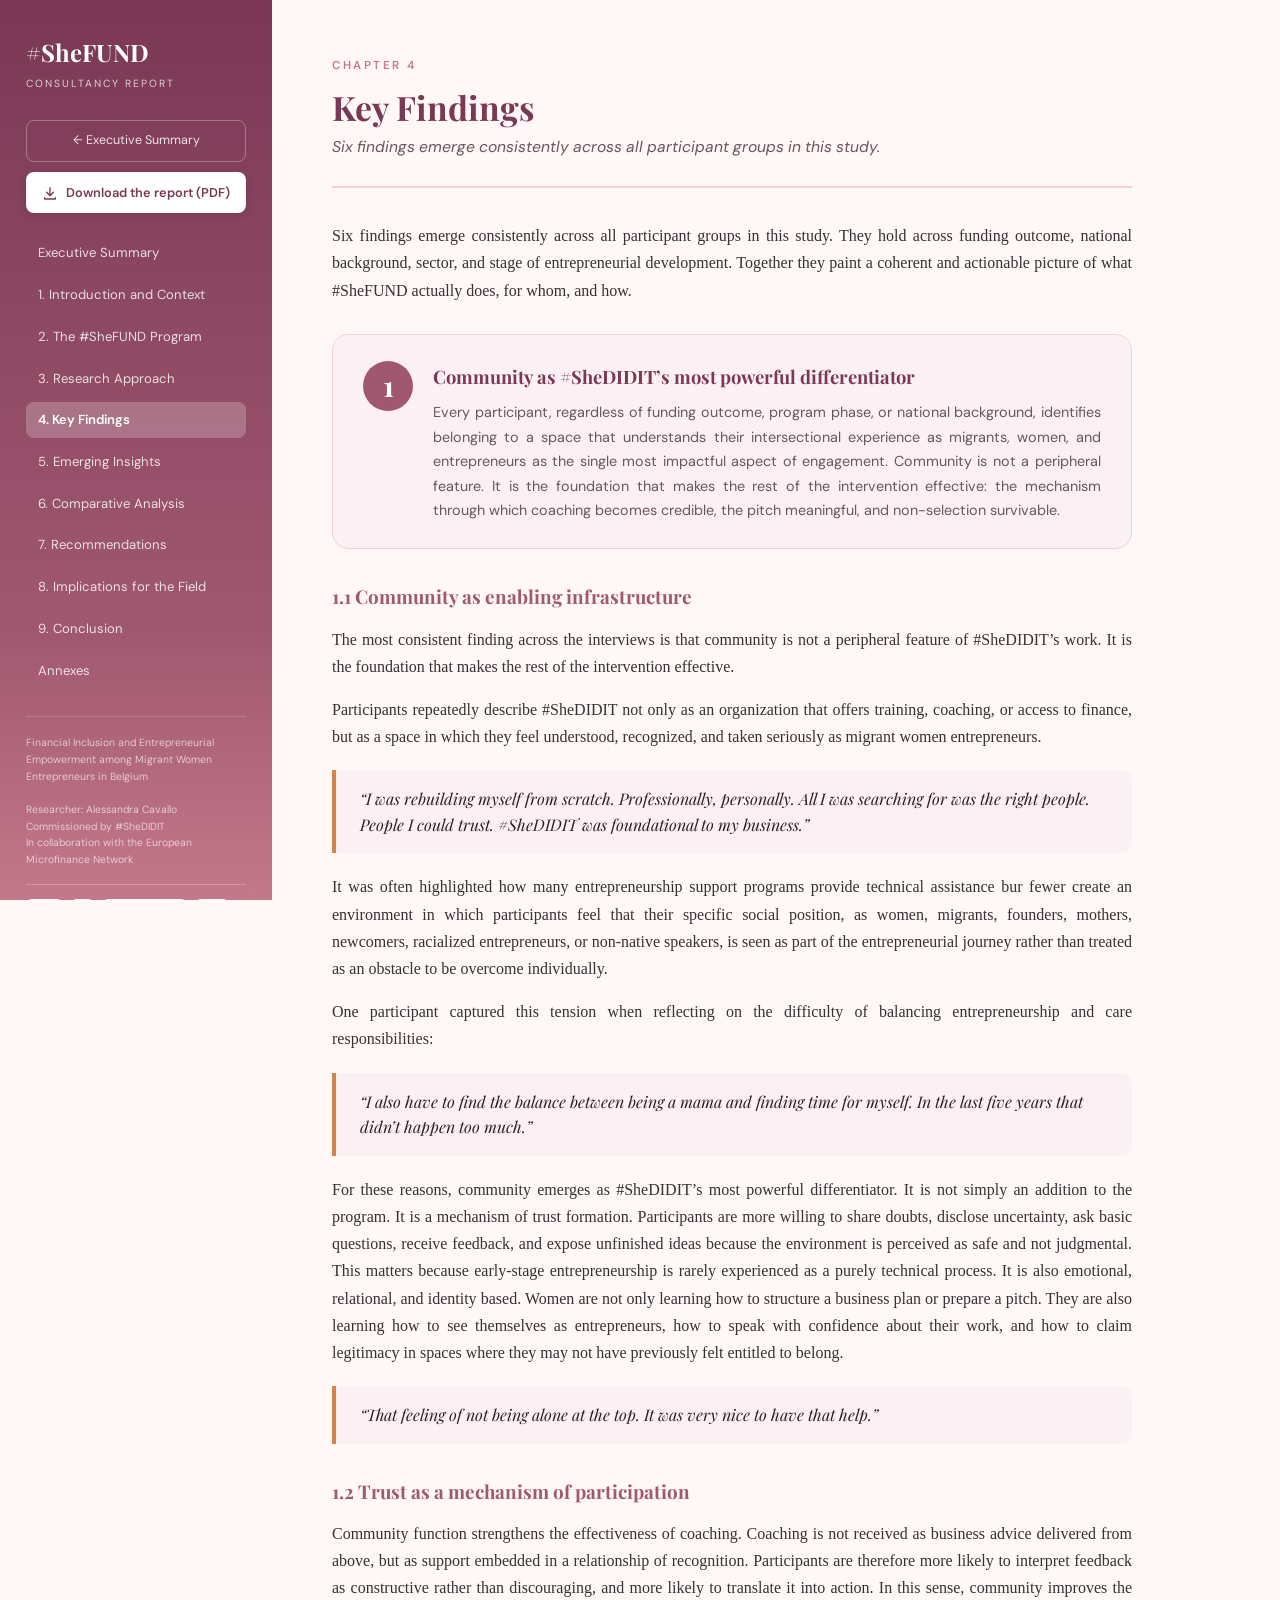
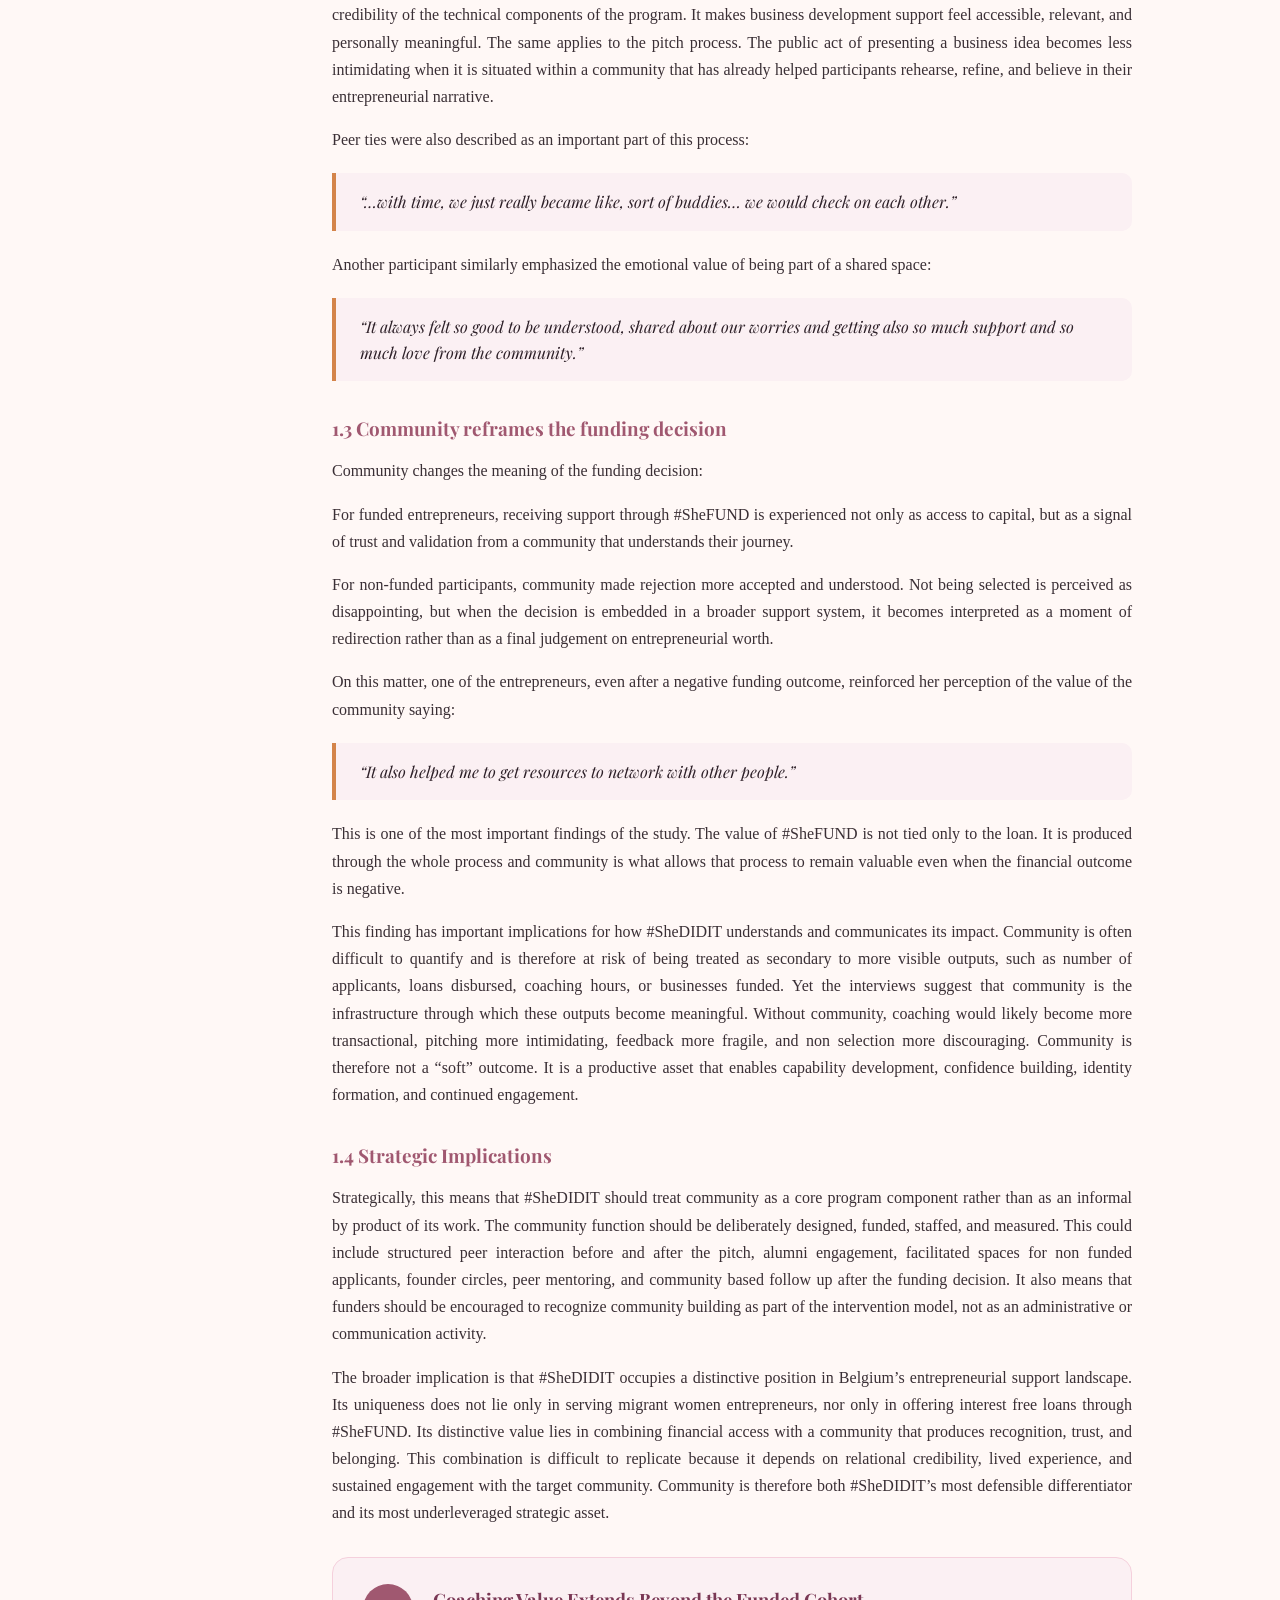
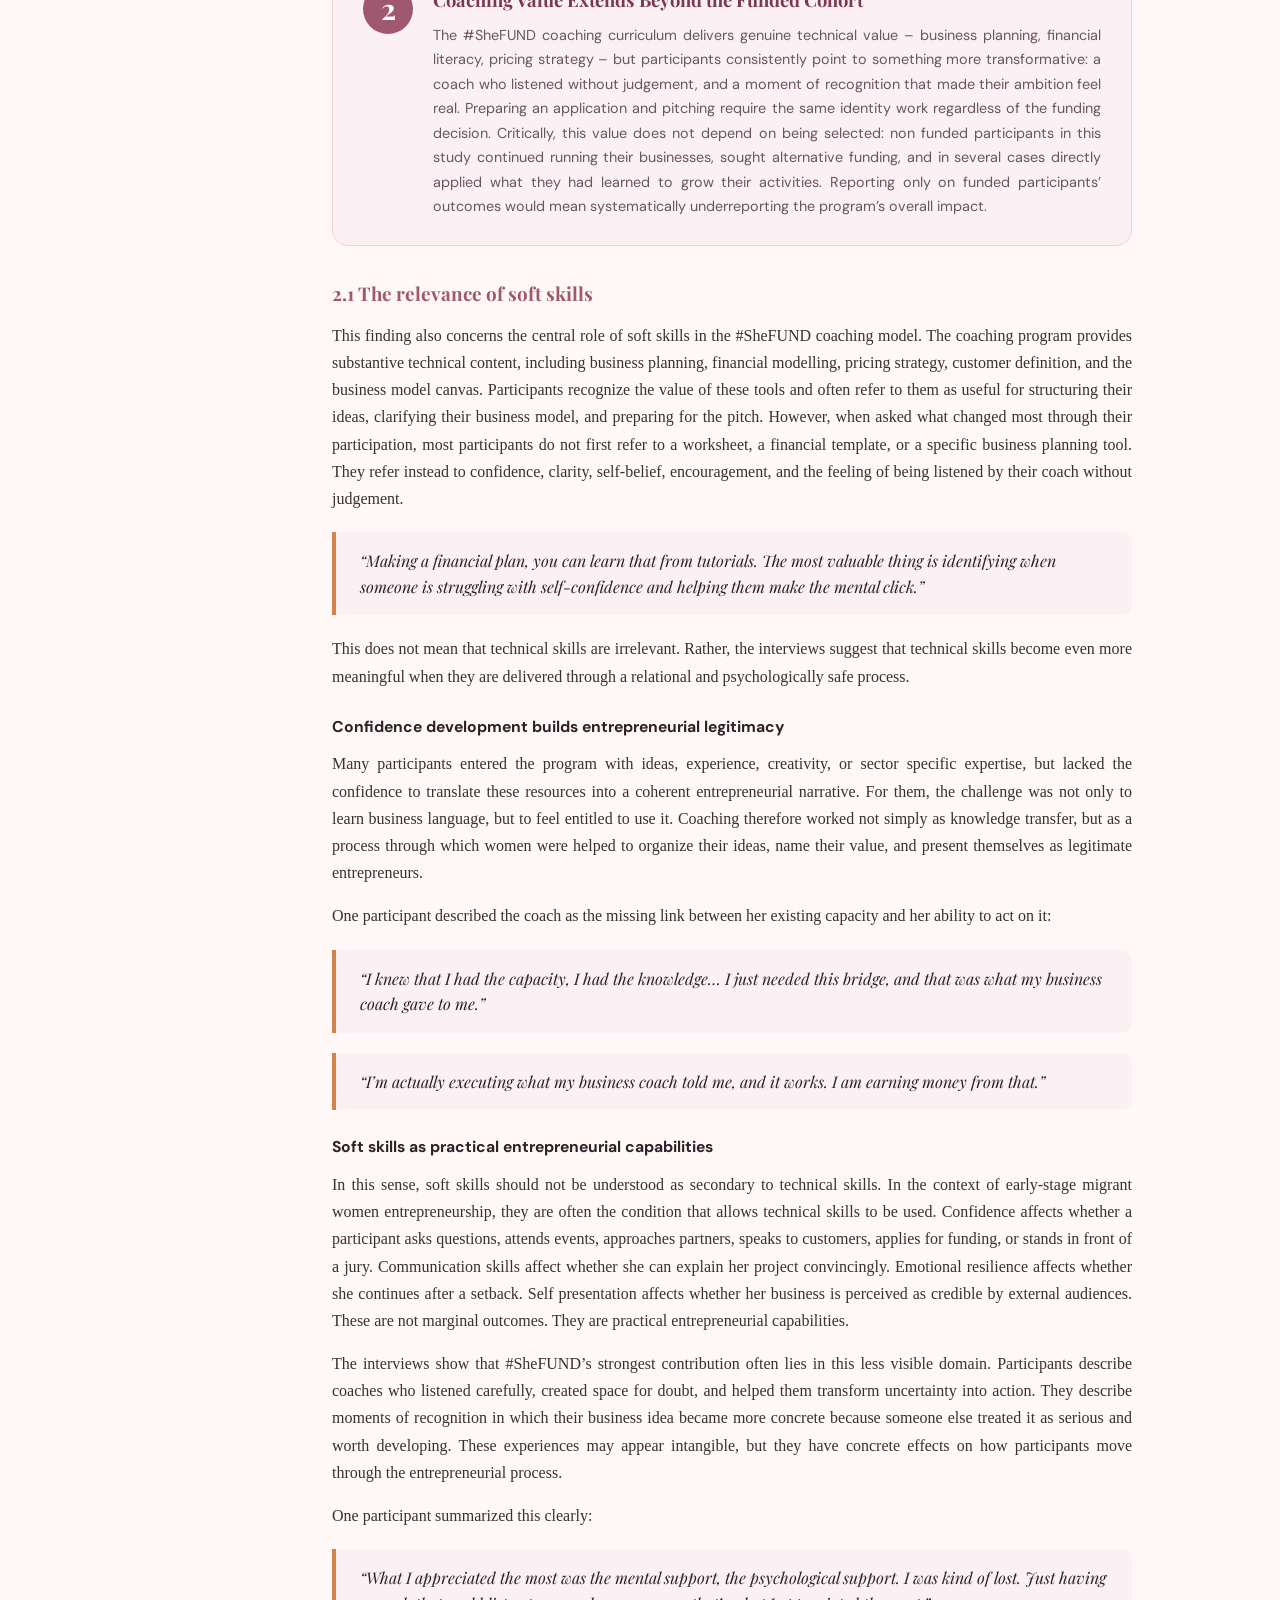
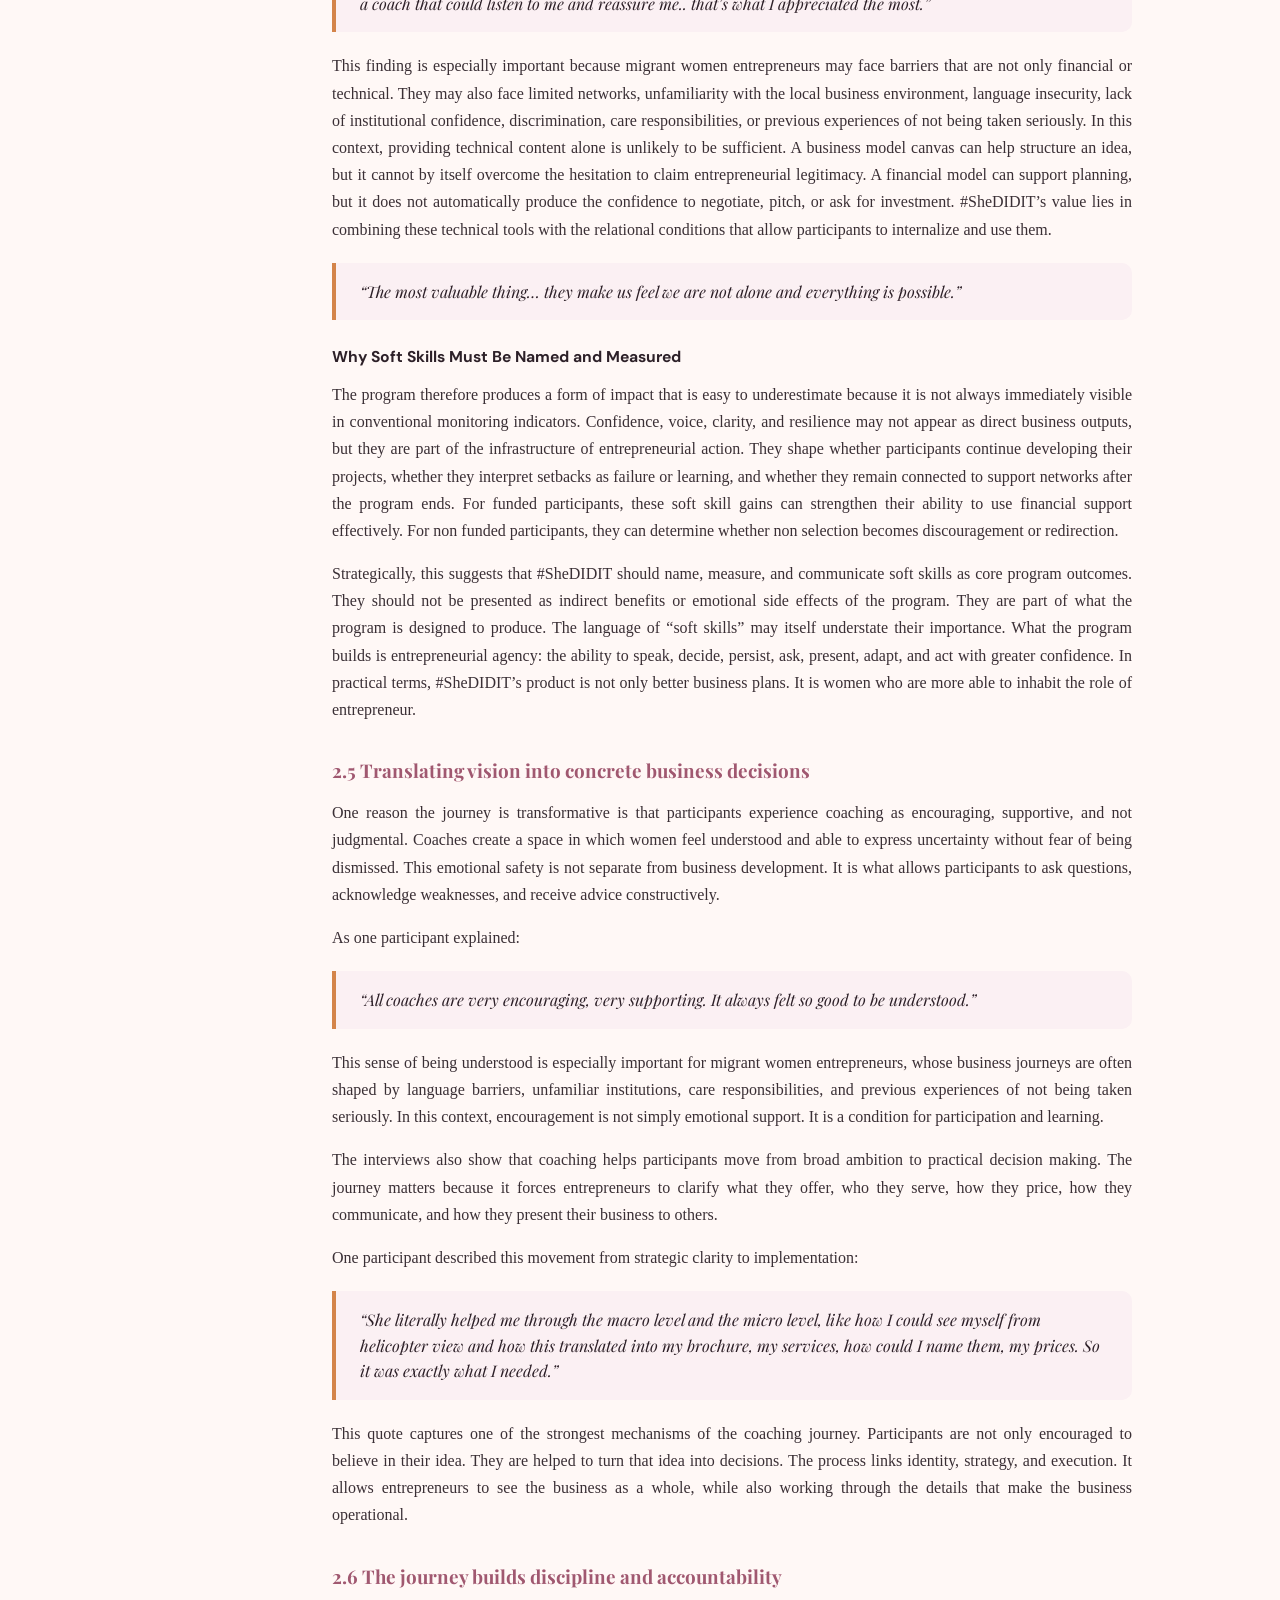
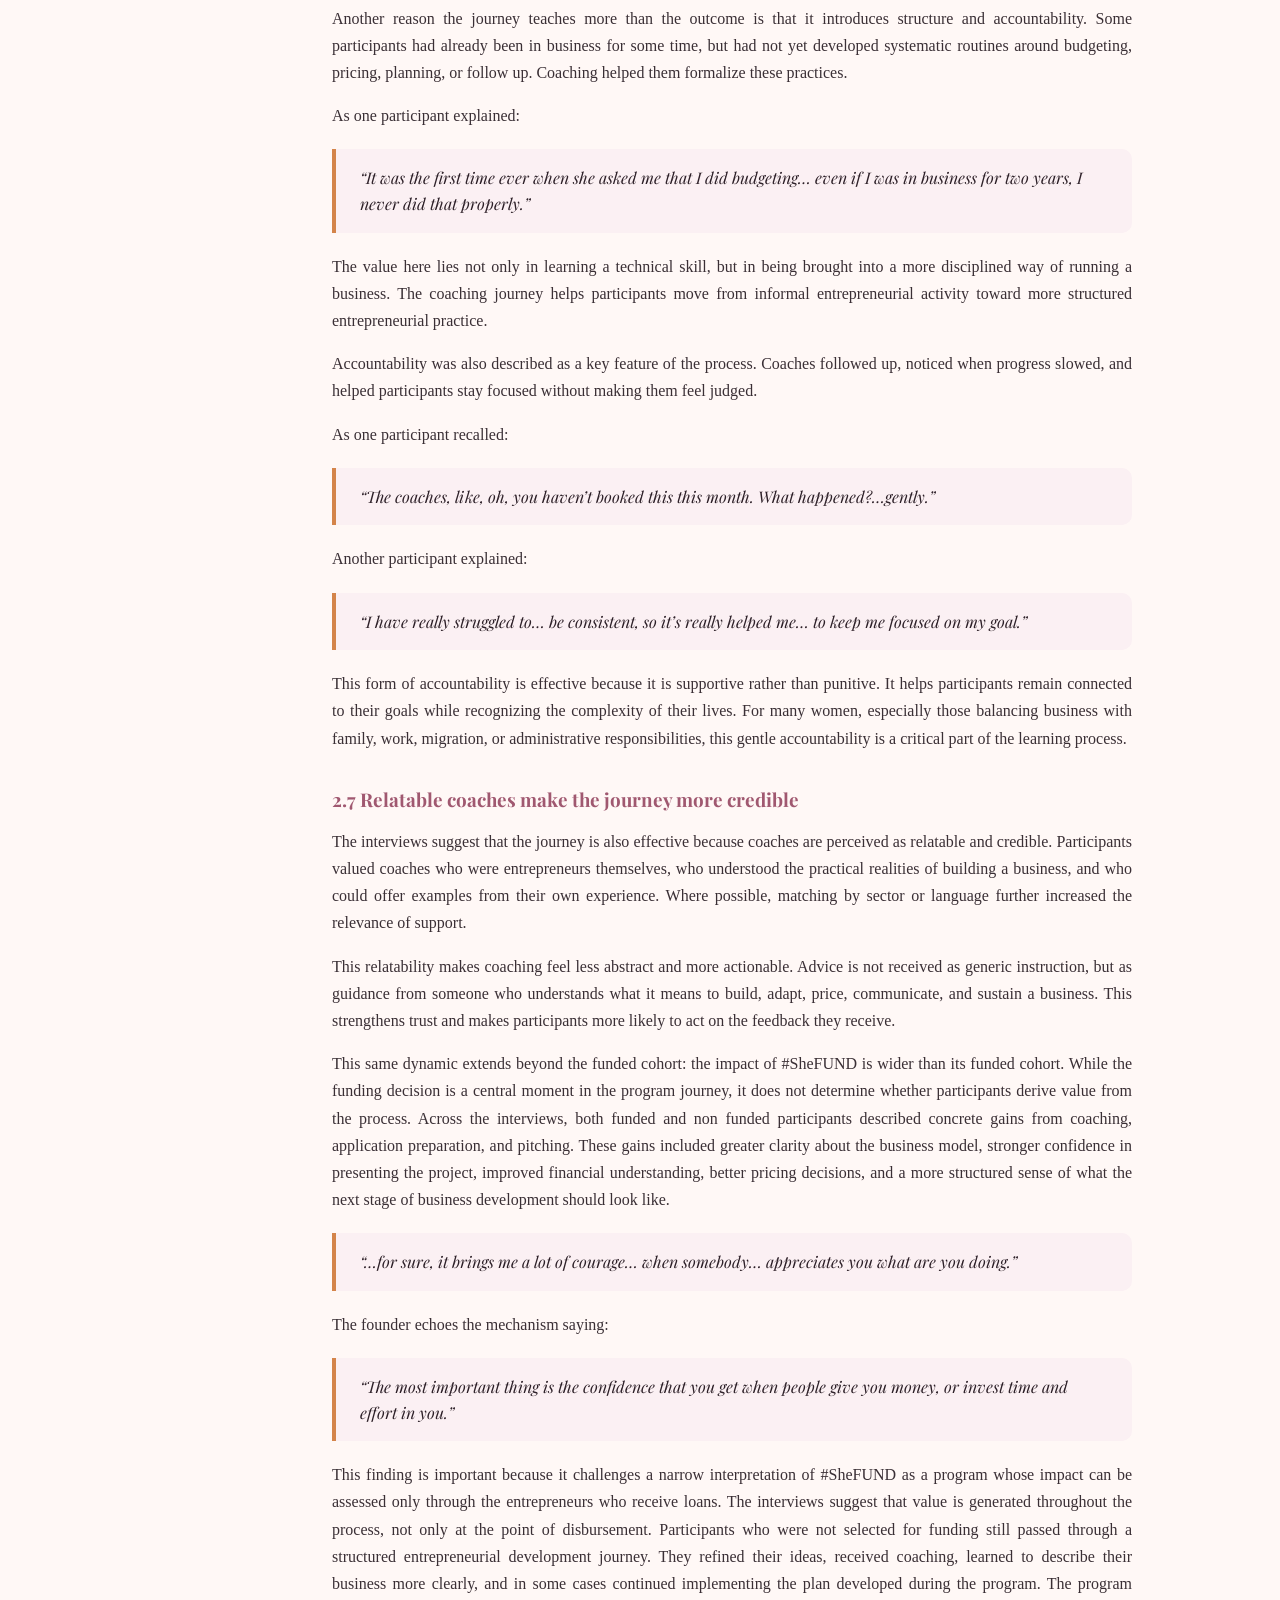
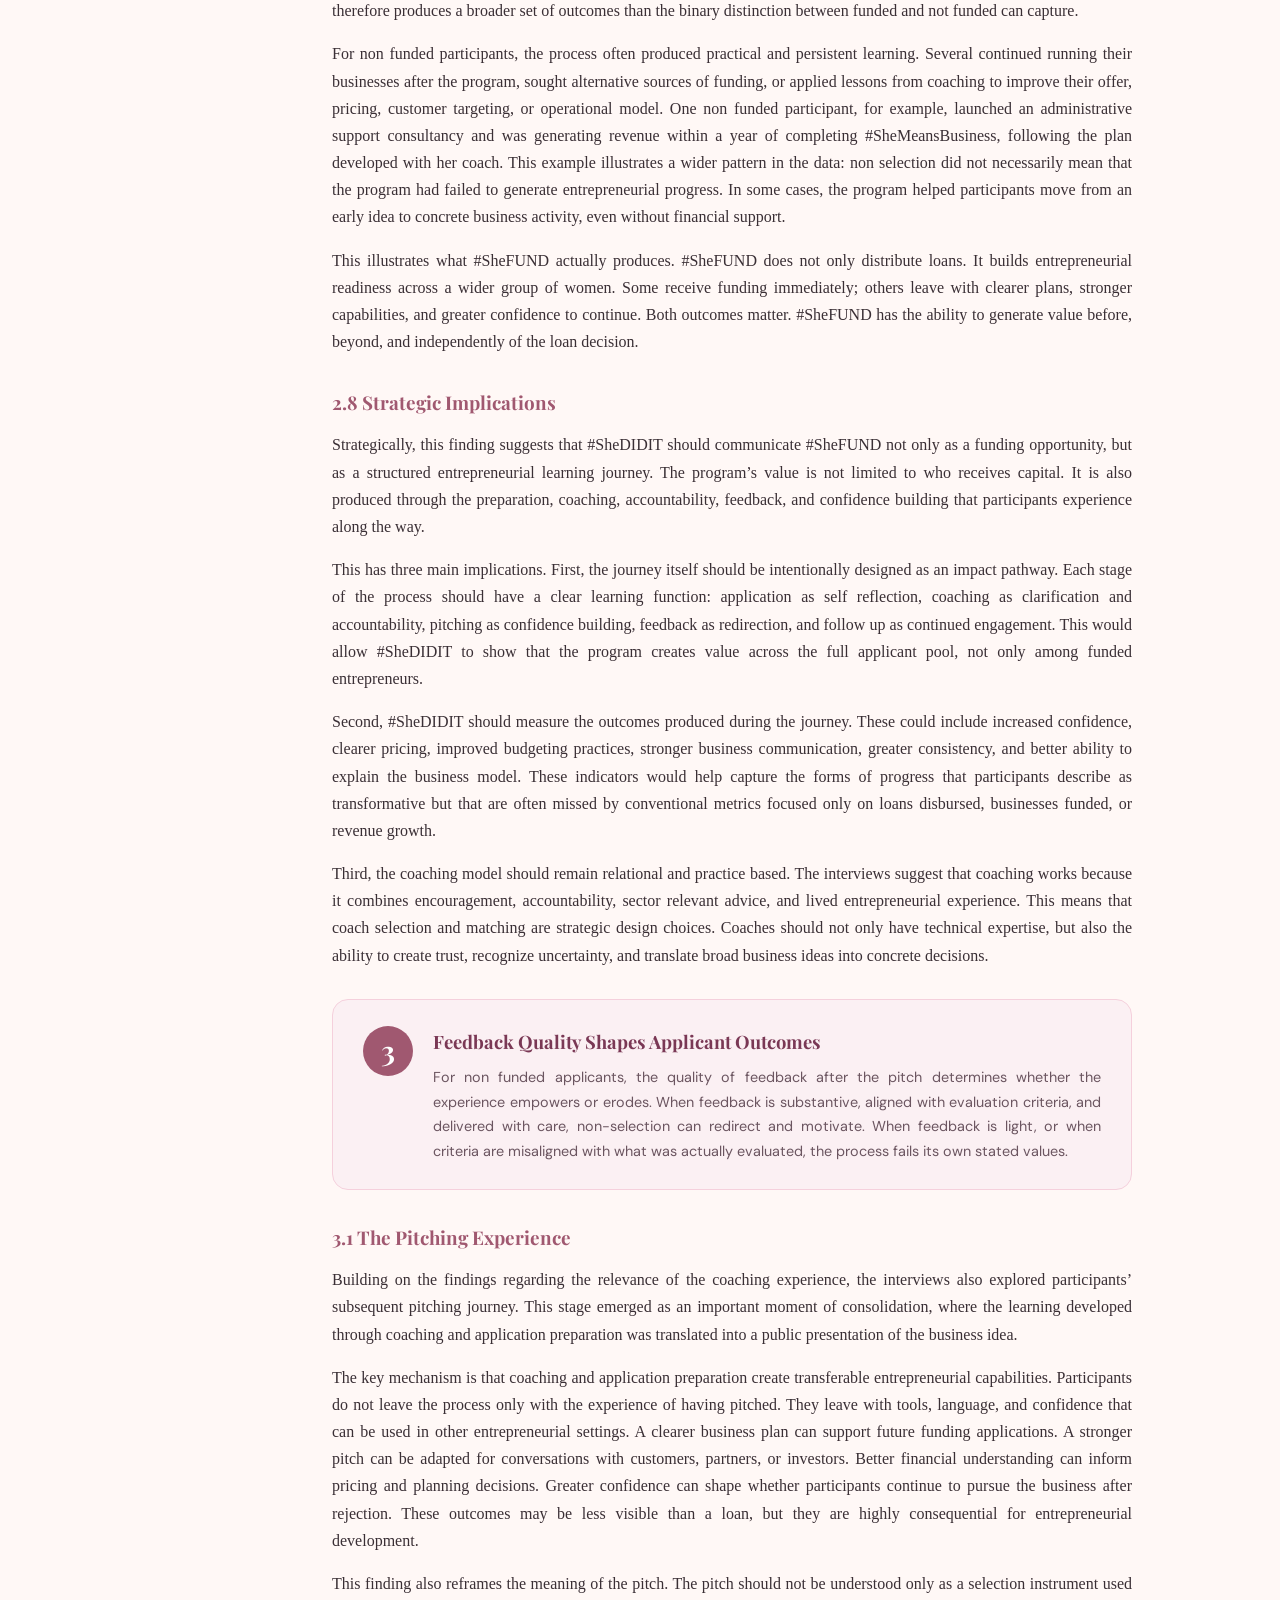
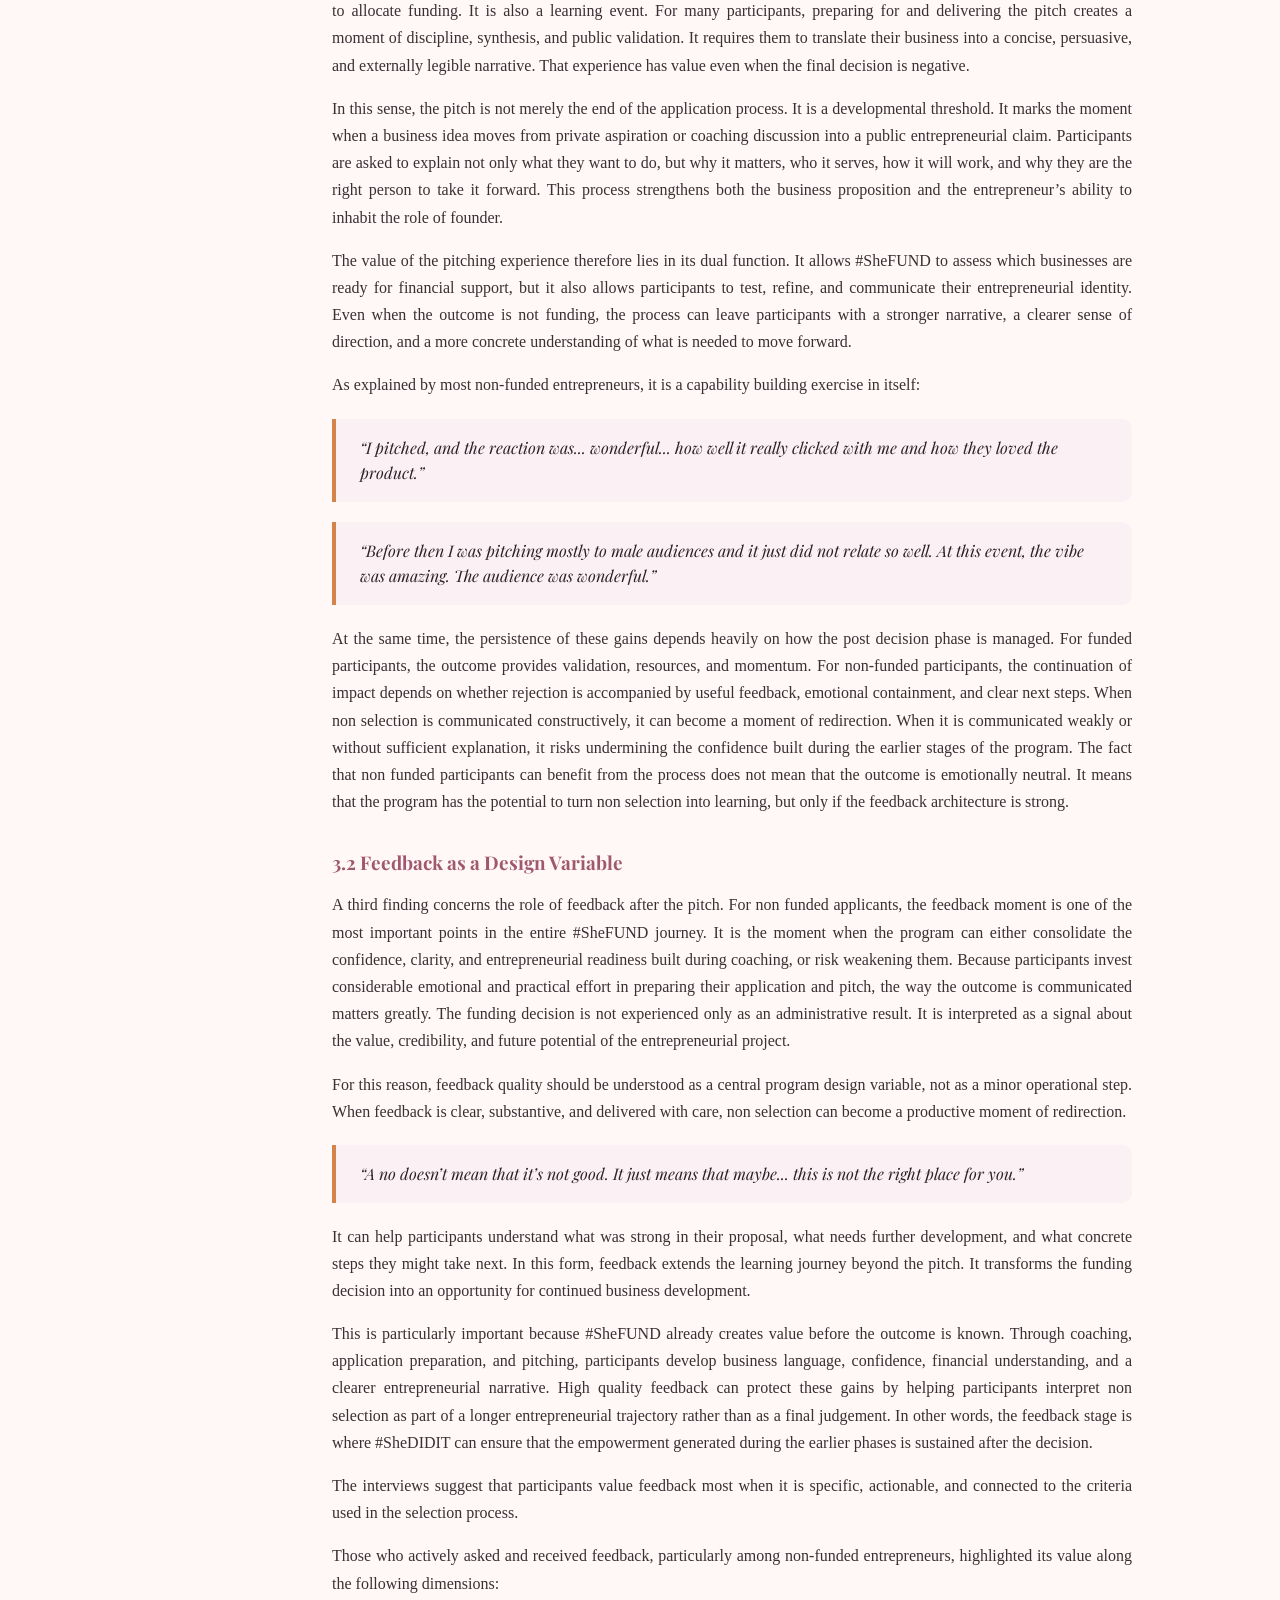
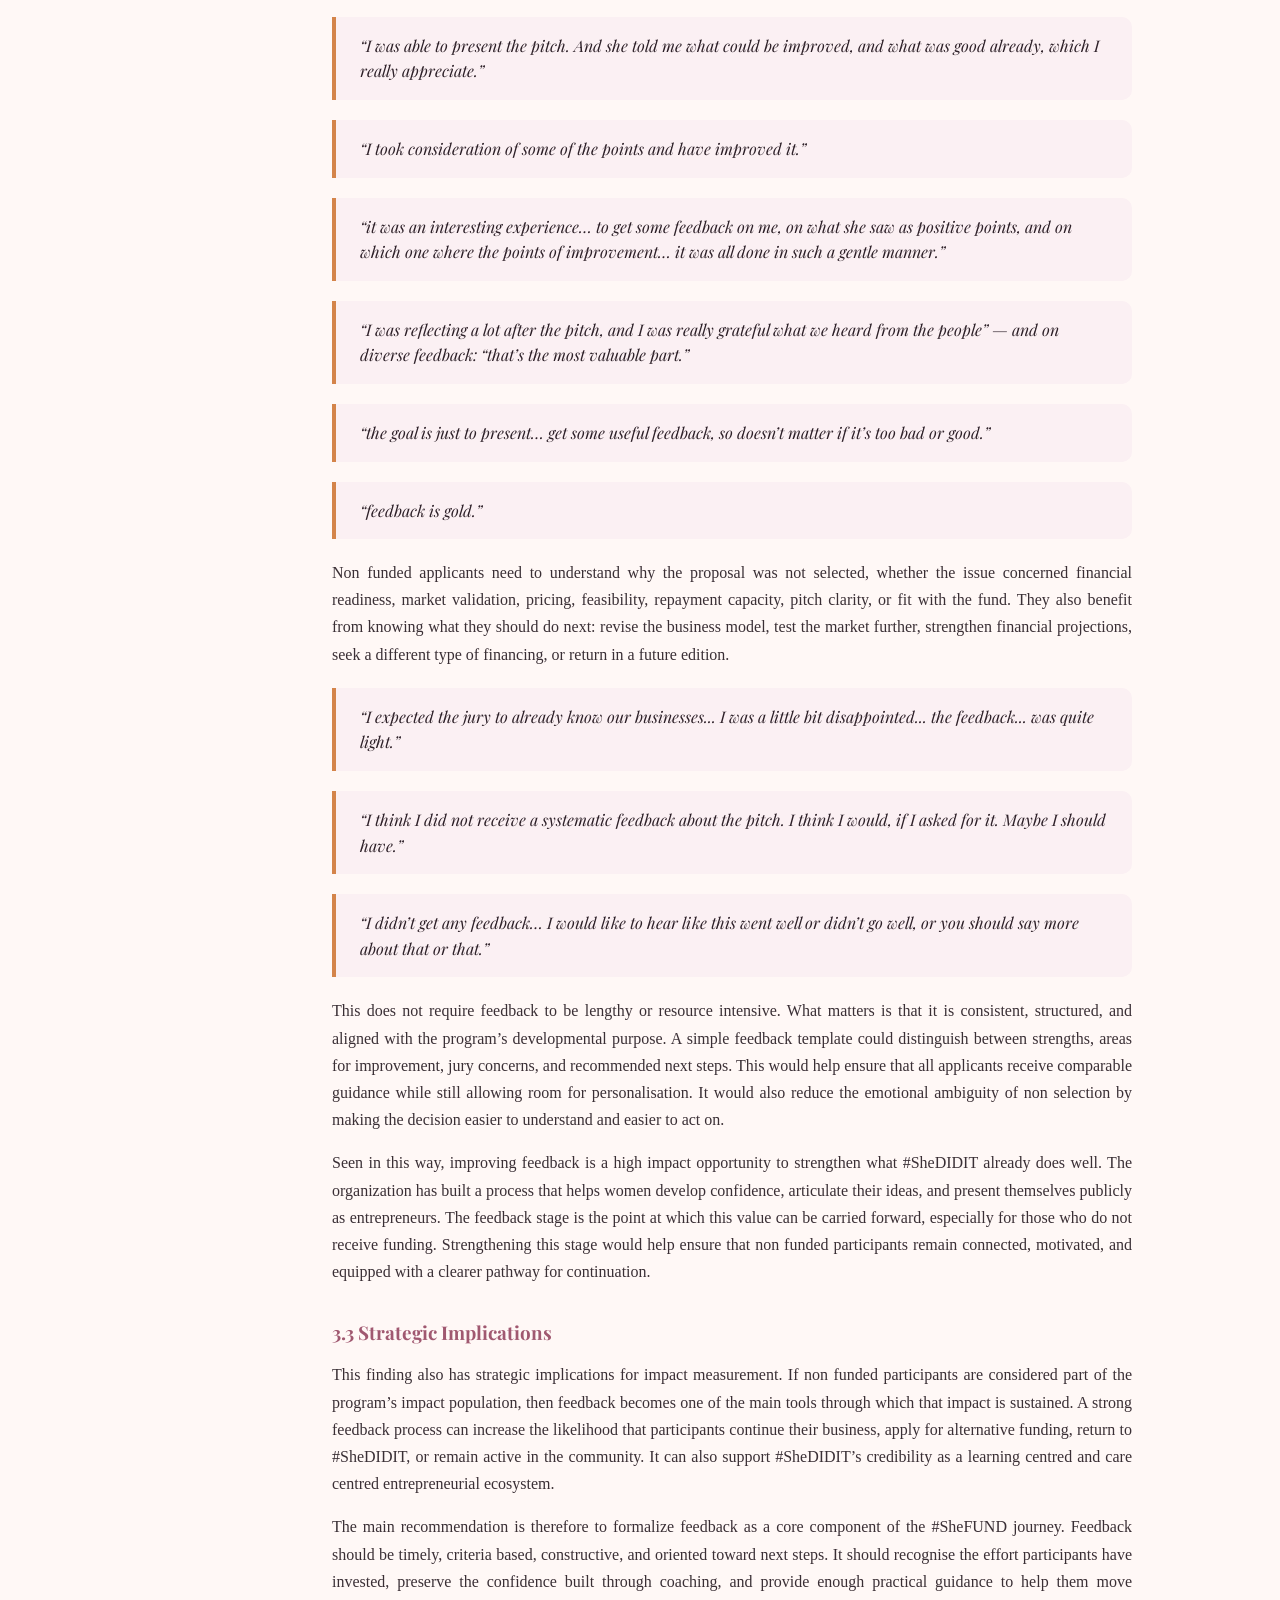
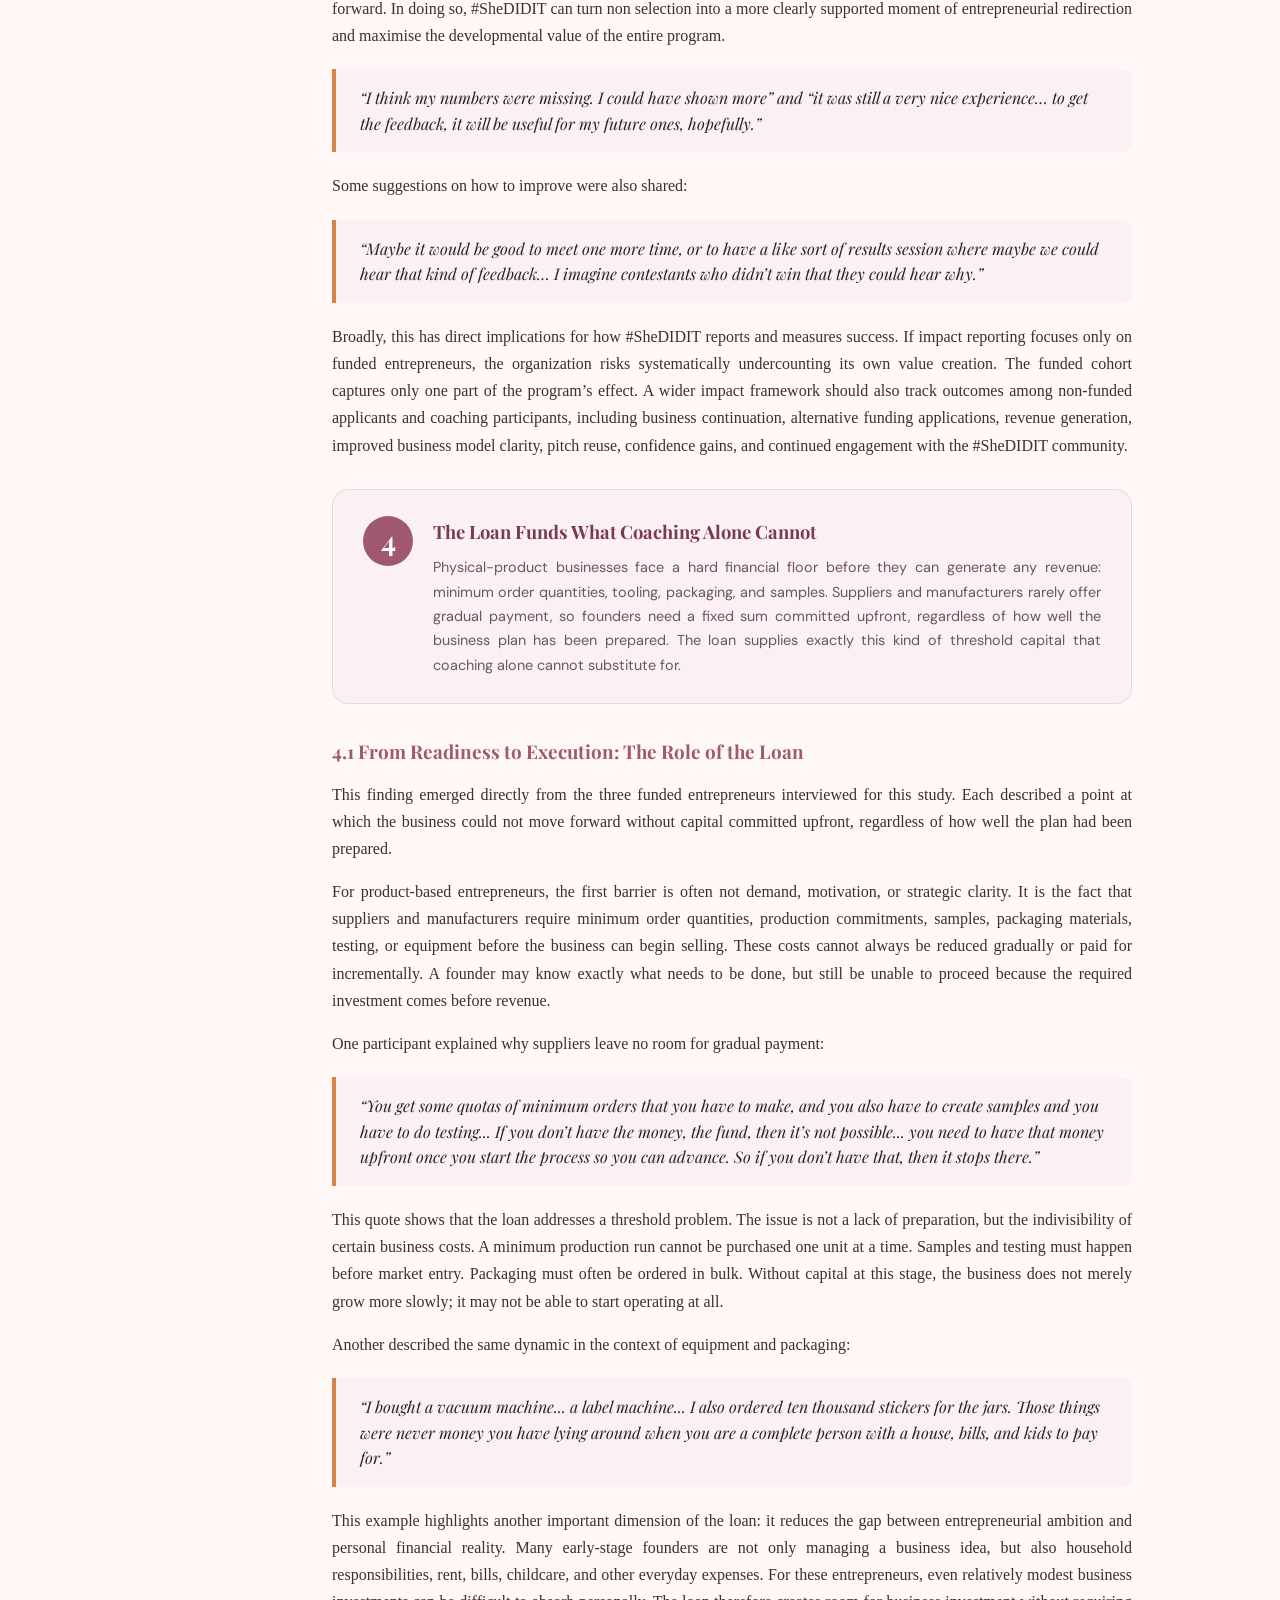
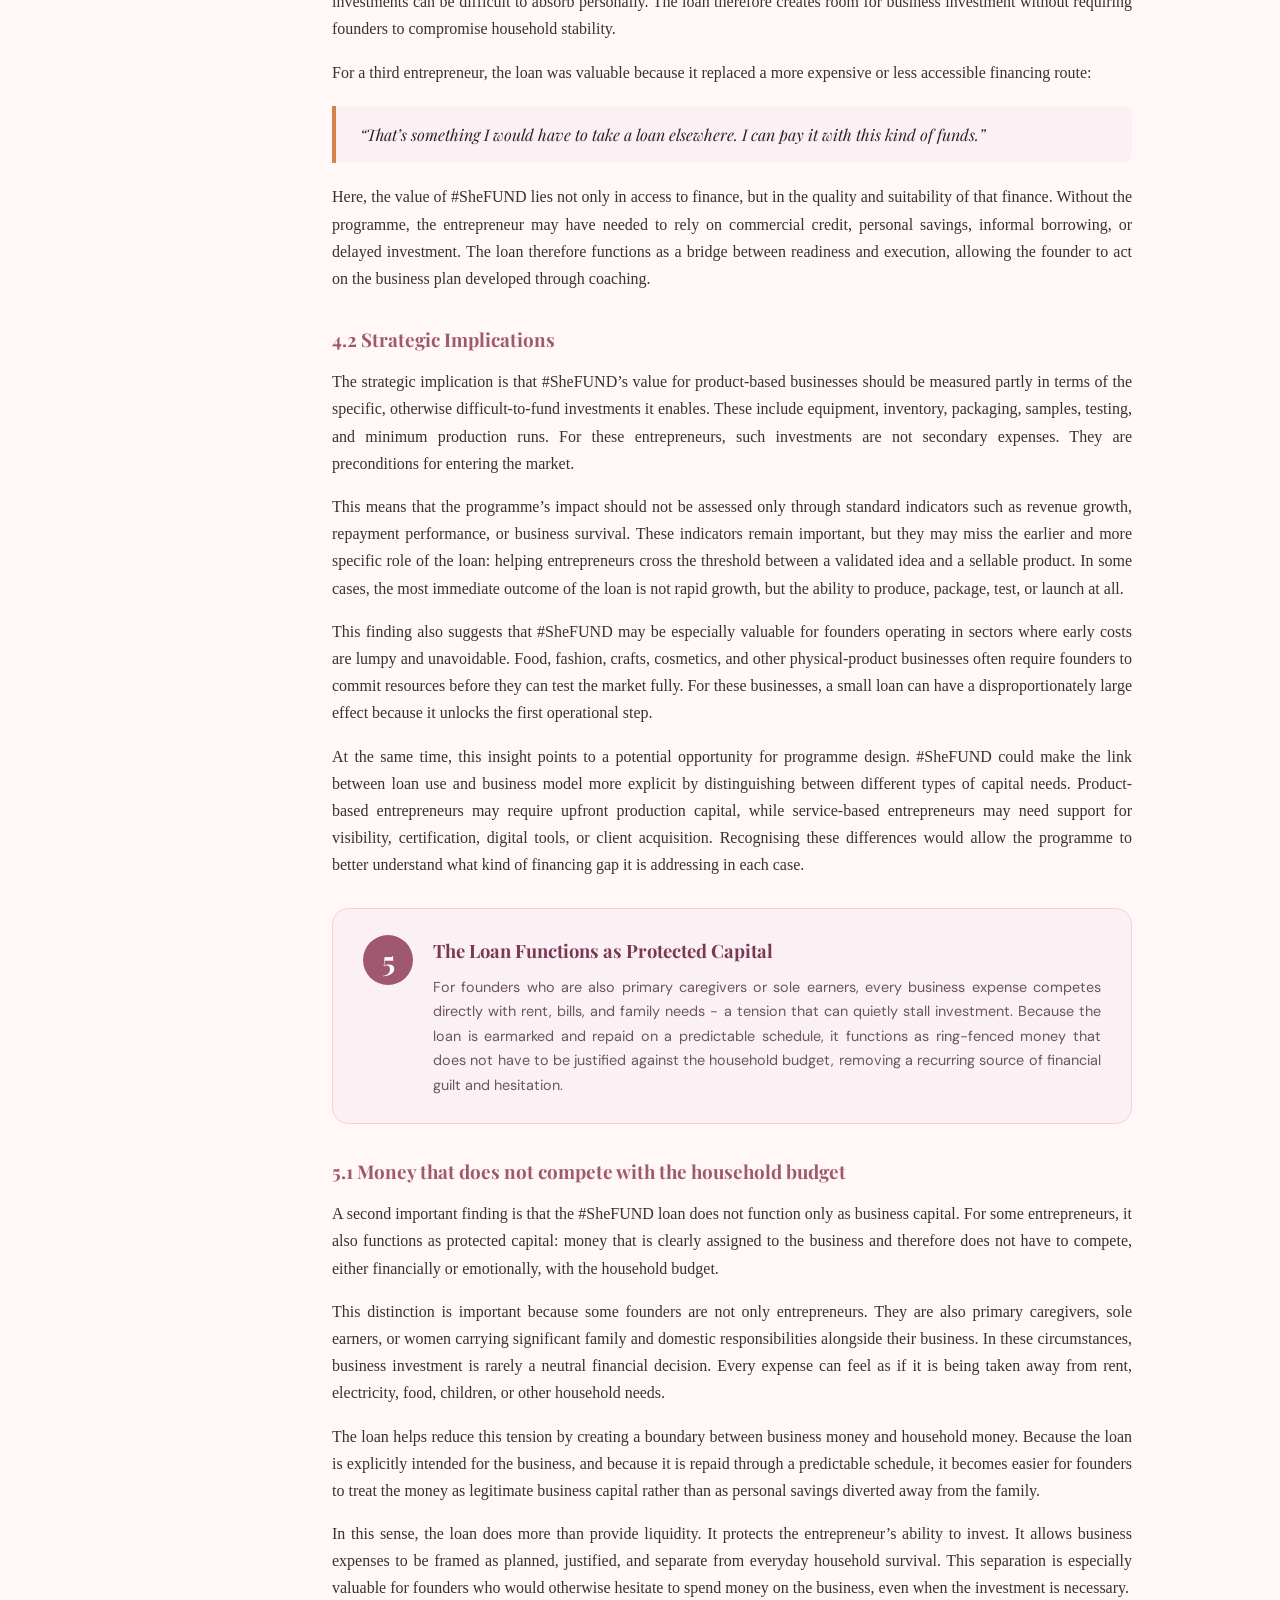
<file: Research Outputs/04-key-findings.html>
<!DOCTYPE html>
<html lang="en">
<head>
<meta charset="UTF-8">
<title>4. Key Findings — #SheFUND Consultancy Report</title>
<meta name="viewport" content="width=device-width, initial-scale=1">
<link rel="preconnect" href="https://fonts.googleapis.com">
<link href="https://fonts.googleapis.com/css2?family=Playfair+Display:ital,wght@0,400;0,600;0,700;0,800;1,400;1,600&family=DM+Sans:wght@300;400;500;600;700&display=swap" rel="stylesheet">
<link rel="stylesheet" href="site.css">
</head>
<body>
<div class="layout">
<aside class="sidebar">
  <div class="brand">#SheFUND</div>
  <div class="brand-sub">Consultancy Report</div>
  <a class="front-link" href="index.html">&larr; Executive Summary</a>
  <a class="download-link" href="SheFUND_Report.pdf" download="SheFUND_Consultancy_Report.pdf"><svg viewBox="0 0 24 24" width="16" height="16" aria-hidden="true"><path fill="currentColor" d="M12 3a1 1 0 0 1 1 1v9.59l3.3-3.3a1 1 0 1 1 1.4 1.42l-5 5a1 1 0 0 1-1.4 0l-5-5a1 1 0 1 1 1.4-1.42l3.3 3.3V4a1 1 0 0 1 1-1Zm-8 15a1 1 0 0 1 1 1v1h14v-1a1 1 0 1 1 2 0v2a1 1 0 0 1-1 1H4a1 1 0 0 1-1-1v-2a1 1 0 0 1 1-1Z"/></svg>Download the report (PDF)</a>
  <nav><ul>
    <li class="nav-group"><a href="index.html">Executive Summary</a></li>
    <li class="nav-group"><a href="01-introduction.html">1. Introduction and Context</a></li>
    <li class="nav-group"><a href="02-program.html">2. The #SheFUND Program</a></li>
    <li class="nav-group"><a href="03-research-approach.html">3. Research Approach</a></li>
    <li class="nav-group"><a class="active" href="04-key-findings.html">4. Key Findings</a></li>
    <li class="nav-group"><a href="05-emerging-insights.html">5. Emerging Insights</a></li>
    <li class="nav-group"><a href="06-comparative-analysis.html">6. Comparative Analysis</a></li>
    <li class="nav-group"><a href="07-recommendations.html">7. Recommendations</a></li>
    <li class="nav-group"><a href="08-implications.html">8. Implications for the Field</a></li>
    <li class="nav-group"><a href="09-conclusion.html">9. Conclusion</a></li>
    <li class="nav-group"><a href="10-annexes.html">Annexes</a></li>
  </ul></nav>
  <div class="sidebar-footer">Financial Inclusion and Entrepreneurial Empowerment among Migrant Women Entrepreneurs in Belgium<br><br>Researcher: Alessandra Cavallo<br>Commissioned by #SheDIDIT<br>In collaboration with the European Microfinance Network</div>
  <div class="logo-strip"><img src="she%20logo.png" alt="#SheDIDIT"><img src="EMN_logo.png" alt="European Microfinance Network"><img src="Maria_Nowak_Fellowship_logo.png" alt="Maria Nowak Research Fellowship"><img src="Unibo_Logo.png" alt="Universita di Bologna"></div>
</aside>
<main>

<div class="eyebrow">Chapter 4</div>
<h1 class="chapter-title">Key Findings</h1>
<p class="chapter-dek">Six findings emerge consistently across all participant groups in this study.</p>

<p>Six findings emerge consistently across all participant groups in this study. They hold across funding outcome, national background, sector, and stage of entrepreneurial development. Together they paint a coherent and actionable picture of what #SheFUND actually does, for whom, and how.</p>

<div class="finding-box">
  <div class="fb-num">1</div>
  <div><h3>Community as #SheDIDIT&rsquo;s most powerful differentiator</h3>
  <p>Every participant, regardless of funding outcome, program phase, or national background, identifies belonging to a space that understands their intersectional experience as migrants, women, and entrepreneurs as the single most impactful aspect of engagement. Community is not a peripheral feature. It is the foundation that makes the rest of the intervention effective: the mechanism through which coaching becomes credible, the pitch meaningful, and non-selection survivable.</p></div>
</div>

<h3 class="h-sub">1.1 Community as enabling infrastructure</h3>
<p>The most consistent finding across the interviews is that community is not a peripheral feature of #SheDIDIT&rsquo;s work. It is the foundation that makes the rest of the intervention effective.</p>
<p>Participants repeatedly describe #SheDIDIT not only as an organization that offers training, coaching, or access to finance, but as a space in which they feel understood, recognized, and taken seriously as migrant women entrepreneurs.</p>
<blockquote>&ldquo;I was rebuilding myself from scratch. Professionally, personally. All I was searching for was the right people. People I could trust. #SheDIDIT was foundational to my business.&rdquo;</blockquote>
<p>It was often highlighted how many entrepreneurship support programs provide technical assistance bur fewer create an environment in which participants feel that their specific social position, as women, migrants, founders, mothers, newcomers, racialized entrepreneurs, or non-native speakers, is seen as part of the entrepreneurial journey rather than treated as an obstacle to be overcome individually.</p>
<p>One participant captured this tension when reflecting on the difficulty of balancing entrepreneurship and care responsibilities:</p>
<blockquote>&ldquo;I also have to find the balance between being a mama and finding time for myself. In the last five years that didn&rsquo;t happen too much.&rdquo;</blockquote>
<p>For these reasons, community emerges as #SheDIDIT&rsquo;s most powerful differentiator. It is not simply an addition to the program. It is a mechanism of trust formation. Participants are more willing to share doubts, disclose uncertainty, ask basic questions, receive feedback, and expose unfinished ideas because the environment is perceived as safe and not judgmental. This matters because early-stage entrepreneurship is rarely experienced as a purely technical process. It is also emotional, relational, and identity based. Women are not only learning how to structure a business plan or prepare a pitch. They are also learning how to see themselves as entrepreneurs, how to speak with confidence about their work, and how to claim legitimacy in spaces where they may not have previously felt entitled to belong.</p>
<blockquote>&ldquo;That feeling of not being alone at the top. It was very nice to have that help.&rdquo;</blockquote>

<h3 class="h-sub">1.2 Trust as a mechanism of participation</h3>
<p>Community function strengthens the effectiveness of coaching. Coaching is not received as business advice delivered from above, but as support embedded in a relationship of recognition. Participants are therefore more likely to interpret feedback as constructive rather than discouraging, and more likely to translate it into action. In this sense, community improves the credibility of the technical components of the program. It makes business development support feel accessible, relevant, and personally meaningful. The same applies to the pitch process. The public act of presenting a business idea becomes less intimidating when it is situated within a community that has already helped participants rehearse, refine, and believe in their entrepreneurial narrative.</p>
<p>Peer ties were also described as an important part of this process:</p>
<blockquote>&ldquo;&hellip;with time, we just really became like, sort of buddies&hellip; we would check on each other.&rdquo;</blockquote>
<p>Another participant similarly emphasized the emotional value of being part of a shared space:</p>
<blockquote>&ldquo;It always felt so good to be understood, shared about our worries and getting also so much support and so much love from the community.&rdquo;</blockquote>

<h3 class="h-sub">1.3 Community reframes the funding decision</h3>
<p>Community changes the meaning of the funding decision:</p>
<p>For funded entrepreneurs, receiving support through #SheFUND is experienced not only as access to capital, but as a signal of trust and validation from a community that understands their journey.</p>
<p>For non-funded participants, community made rejection more accepted and understood. Not being selected is perceived as disappointing, but when the decision is embedded in a broader support system, it becomes interpreted as a moment of redirection rather than as a final judgement on entrepreneurial worth.</p>
<p>On this matter, one of the entrepreneurs, even after a negative funding outcome, reinforced her perception of the value of the community saying:</p>
<blockquote>&ldquo;It also helped me to get resources to network with other people.&rdquo;</blockquote>
<p>This is one of the most important findings of the study. The value of #SheFUND is not tied only to the loan. It is produced through the whole process and community is what allows that process to remain valuable even when the financial outcome is negative.</p>
<p>This finding has important implications for how #SheDIDIT understands and communicates its impact. Community is often difficult to quantify and is therefore at risk of being treated as secondary to more visible outputs, such as number of applicants, loans disbursed, coaching hours, or businesses funded. Yet the interviews suggest that community is the infrastructure through which these outputs become meaningful. Without community, coaching would likely become more transactional, pitching more intimidating, feedback more fragile, and non selection more discouraging. Community is therefore not a &ldquo;soft&rdquo; outcome. It is a productive asset that enables capability development, confidence building, identity formation, and continued engagement.</p>

<h3 class="h-sub">1.4 Strategic Implications</h3>
<p>Strategically, this means that #SheDIDIT should treat community as a core program component rather than as an informal by product of its work. The community function should be deliberately designed, funded, staffed, and measured. This could include structured peer interaction before and after the pitch, alumni engagement, facilitated spaces for non funded applicants, founder circles, peer mentoring, and community based follow up after the funding decision. It also means that funders should be encouraged to recognize community building as part of the intervention model, not as an administrative or communication activity.</p>
<p>The broader implication is that #SheDIDIT occupies a distinctive position in Belgium&rsquo;s entrepreneurial support landscape. Its uniqueness does not lie only in serving migrant women entrepreneurs, nor only in offering interest free loans through #SheFUND. Its distinctive value lies in combining financial access with a community that produces recognition, trust, and belonging. This combination is difficult to replicate because it depends on relational credibility, lived experience, and sustained engagement with the target community. Community is therefore both #SheDIDIT&rsquo;s most defensible differentiator and its most underleveraged strategic asset.</p>

<div class="finding-box">
  <div class="fb-num">2</div>
  <div><h3>Coaching Value Extends Beyond the Funded Cohort</h3>
  <p>The #SheFUND coaching curriculum delivers genuine technical value &ndash; business planning, financial literacy, pricing strategy &ndash; but participants consistently point to something more transformative: a coach who listened without judgement, and a moment of recognition that made their ambition feel real. Preparing an application and pitching require the same identity work regardless of the funding decision. Critically, this value does not depend on being selected: non funded participants in this study continued running their businesses, sought alternative funding, and in several cases directly applied what they had learned to grow their activities. Reporting only on funded participants&rsquo; outcomes would mean systematically underreporting the program&rsquo;s overall impact.</p></div>
</div>

<h3 class="h-sub">2.1 The relevance of soft skills</h3>
<p>This finding also concerns the central role of soft skills in the #SheFUND coaching model. The coaching program provides substantive technical content, including business planning, financial modelling, pricing strategy, customer definition, and the business model canvas. Participants recognize the value of these tools and often refer to them as useful for structuring their ideas, clarifying their business model, and preparing for the pitch. However, when asked what changed most through their participation, most participants do not first refer to a worksheet, a financial template, or a specific business planning tool. They refer instead to confidence, clarity, self-belief, encouragement, and the feeling of being listened by their coach without judgement.</p>
<blockquote>&ldquo;Making a financial plan, you can learn that from tutorials. The most valuable thing is identifying when someone is struggling with self-confidence and helping them make the mental click.&rdquo;</blockquote>
<p>This does not mean that technical skills are irrelevant. Rather, the interviews suggest that technical skills become even more meaningful when they are delivered through a relational and psychologically safe process.</p>

<h4 class="h-subsub">Confidence development builds entrepreneurial legitimacy</h4>
<p>Many participants entered the program with ideas, experience, creativity, or sector specific expertise, but lacked the confidence to translate these resources into a coherent entrepreneurial narrative. For them, the challenge was not only to learn business language, but to feel entitled to use it. Coaching therefore worked not simply as knowledge transfer, but as a process through which women were helped to organize their ideas, name their value, and present themselves as legitimate entrepreneurs.</p>
<p>One participant described the coach as the missing link between her existing capacity and her ability to act on it:</p>
<blockquote>&ldquo;I knew that I had the capacity, I had the knowledge&hellip; I just needed this bridge, and that was what my business coach gave to me.&rdquo;</blockquote>
<blockquote>&ldquo;I&rsquo;m actually executing what my business coach told me, and it works. I am earning money from that.&rdquo;</blockquote>

<h4 class="h-subsub">Soft skills as practical entrepreneurial capabilities</h4>
<p>In this sense, soft skills should not be understood as secondary to technical skills. In the context of early-stage migrant women entrepreneurship, they are often the condition that allows technical skills to be used. Confidence affects whether a participant asks questions, attends events, approaches partners, speaks to customers, applies for funding, or stands in front of a jury. Communication skills affect whether she can explain her project convincingly. Emotional resilience affects whether she continues after a setback. Self presentation affects whether her business is perceived as credible by external audiences. These are not marginal outcomes. They are practical entrepreneurial capabilities.</p>
<p>The interviews show that #SheFUND&rsquo;s strongest contribution often lies in this less visible domain. Participants describe coaches who listened carefully, created space for doubt, and helped them transform uncertainty into action. They describe moments of recognition in which their business idea became more concrete because someone else treated it as serious and worth developing. These experiences may appear intangible, but they have concrete effects on how participants move through the entrepreneurial process.</p>
<p>One participant summarized this clearly:</p>
<blockquote>&ldquo;What I appreciated the most was the mental support, the psychological support. I was kind of lost. Just having a coach that could listen to me and reassure me.. that&rsquo;s what I appreciated the most.&rdquo;</blockquote>
<p>This finding is especially important because migrant women entrepreneurs may face barriers that are not only financial or technical. They may also face limited networks, unfamiliarity with the local business environment, language insecurity, lack of institutional confidence, discrimination, care responsibilities, or previous experiences of not being taken seriously. In this context, providing technical content alone is unlikely to be sufficient. A business model canvas can help structure an idea, but it cannot by itself overcome the hesitation to claim entrepreneurial legitimacy. A financial model can support planning, but it does not automatically produce the confidence to negotiate, pitch, or ask for investment. #SheDIDIT&rsquo;s value lies in combining these technical tools with the relational conditions that allow participants to internalize and use them.</p>
<blockquote>&ldquo;The most valuable thing&hellip; they make us feel we are not alone and everything is possible.&rdquo;</blockquote>

<h4 class="h-subsub">Why Soft Skills Must Be Named and Measured</h4>
<p>The program therefore produces a form of impact that is easy to underestimate because it is not always immediately visible in conventional monitoring indicators. Confidence, voice, clarity, and resilience may not appear as direct business outputs, but they are part of the infrastructure of entrepreneurial action. They shape whether participants continue developing their projects, whether they interpret setbacks as failure or learning, and whether they remain connected to support networks after the program ends. For funded participants, these soft skill gains can strengthen their ability to use financial support effectively. For non funded participants, they can determine whether non selection becomes discouragement or redirection.</p>
<p>Strategically, this suggests that #SheDIDIT should name, measure, and communicate soft skills as core program outcomes. They should not be presented as indirect benefits or emotional side effects of the program. They are part of what the program is designed to produce. The language of &ldquo;soft skills&rdquo; may itself understate their importance. What the program builds is entrepreneurial agency: the ability to speak, decide, persist, ask, present, adapt, and act with greater confidence. In practical terms, #SheDIDIT&rsquo;s product is not only better business plans. It is women who are more able to inhabit the role of entrepreneur.</p>

<h3 class="h-sub">2.5 Translating vision into concrete business decisions</h3>
<p>One reason the journey is transformative is that participants experience coaching as encouraging, supportive, and not judgmental. Coaches create a space in which women feel understood and able to express uncertainty without fear of being dismissed. This emotional safety is not separate from business development. It is what allows participants to ask questions, acknowledge weaknesses, and receive advice constructively.</p>
<p>As one participant explained:</p>
<blockquote>&ldquo;All coaches are very encouraging, very supporting. It always felt so good to be understood.&rdquo;</blockquote>
<p>This sense of being understood is especially important for migrant women entrepreneurs, whose business journeys are often shaped by language barriers, unfamiliar institutions, care responsibilities, and previous experiences of not being taken seriously. In this context, encouragement is not simply emotional support. It is a condition for participation and learning.</p>
<p>The interviews also show that coaching helps participants move from broad ambition to practical decision making. The journey matters because it forces entrepreneurs to clarify what they offer, who they serve, how they price, how they communicate, and how they present their business to others.</p>
<p>One participant described this movement from strategic clarity to implementation:</p>
<blockquote>&ldquo;She literally helped me through the macro level and the micro level, like how I could see myself from helicopter view and how this translated into my brochure, my services, how could I name them, my prices. So it was exactly what I needed.&rdquo;</blockquote>
<p>This quote captures one of the strongest mechanisms of the coaching journey. Participants are not only encouraged to believe in their idea. They are helped to turn that idea into decisions. The process links identity, strategy, and execution. It allows entrepreneurs to see the business as a whole, while also working through the details that make the business operational.</p>

<h3 class="h-sub">2.6 The journey builds discipline and accountability</h3>
<p>Another reason the journey teaches more than the outcome is that it introduces structure and accountability. Some participants had already been in business for some time, but had not yet developed systematic routines around budgeting, pricing, planning, or follow up. Coaching helped them formalize these practices.</p>
<p>As one participant explained:</p>
<blockquote>&ldquo;It was the first time ever when she asked me that I did budgeting&hellip; even if I was in business for two years, I never did that properly.&rdquo;</blockquote>
<p>The value here lies not only in learning a technical skill, but in being brought into a more disciplined way of running a business. The coaching journey helps participants move from informal entrepreneurial activity toward more structured entrepreneurial practice.</p>
<p>Accountability was also described as a key feature of the process. Coaches followed up, noticed when progress slowed, and helped participants stay focused without making them feel judged.</p>
<p>As one participant recalled:</p>
<blockquote>&ldquo;The coaches, like, oh, you haven&rsquo;t booked this this month. What happened?&hellip;gently.&rdquo;</blockquote>
<p>Another participant explained:</p>
<blockquote>&ldquo;I have really struggled to&hellip; be consistent, so it&rsquo;s really helped me&hellip; to keep me focused on my goal.&rdquo;</blockquote>
<p>This form of accountability is effective because it is supportive rather than punitive. It helps participants remain connected to their goals while recognizing the complexity of their lives. For many women, especially those balancing business with family, work, migration, or administrative responsibilities, this gentle accountability is a critical part of the learning process.</p>

<h3 class="h-sub">2.7 Relatable coaches make the journey more credible</h3>
<p>The interviews suggest that the journey is also effective because coaches are perceived as relatable and credible. Participants valued coaches who were entrepreneurs themselves, who understood the practical realities of building a business, and who could offer examples from their own experience. Where possible, matching by sector or language further increased the relevance of support.</p>
<p>This relatability makes coaching feel less abstract and more actionable. Advice is not received as generic instruction, but as guidance from someone who understands what it means to build, adapt, price, communicate, and sustain a business. This strengthens trust and makes participants more likely to act on the feedback they receive.</p>
<p>This same dynamic extends beyond the funded cohort: the impact of #SheFUND is wider than its funded cohort. While the funding decision is a central moment in the program journey, it does not determine whether participants derive value from the process. Across the interviews, both funded and non funded participants described concrete gains from coaching, application preparation, and pitching. These gains included greater clarity about the business model, stronger confidence in presenting the project, improved financial understanding, better pricing decisions, and a more structured sense of what the next stage of business development should look like.</p>
<blockquote>&ldquo;&hellip;for sure, it brings me a lot of courage&hellip; when somebody&hellip; appreciates you what are you doing.&rdquo;</blockquote>
<p>The founder echoes the mechanism saying:</p>
<blockquote>&ldquo;The most important thing is the confidence that you get when people give you money, or invest time and effort in you.&rdquo;</blockquote>
<p>This finding is important because it challenges a narrow interpretation of #SheFUND as a program whose impact can be assessed only through the entrepreneurs who receive loans. The interviews suggest that value is generated throughout the process, not only at the point of disbursement. Participants who were not selected for funding still passed through a structured entrepreneurial development journey. They refined their ideas, received coaching, learned to describe their business more clearly, and in some cases continued implementing the plan developed during the program. The program therefore produces a broader set of outcomes than the binary distinction between funded and not funded can capture.</p>
<p>For non funded participants, the process often produced practical and persistent learning. Several continued running their businesses after the program, sought alternative sources of funding, or applied lessons from coaching to improve their offer, pricing, customer targeting, or operational model. One non funded participant, for example, launched an administrative support consultancy and was generating revenue within a year of completing #SheMeansBusiness, following the plan developed with her coach. This example illustrates a wider pattern in the data: non selection did not necessarily mean that the program had failed to generate entrepreneurial progress. In some cases, the program helped participants move from an early idea to concrete business activity, even without financial support.</p>
<p>This illustrates what #SheFUND actually produces. #SheFUND does not only distribute loans. It builds entrepreneurial readiness across a wider group of women. Some receive funding immediately; others leave with clearer plans, stronger capabilities, and greater confidence to continue. Both outcomes matter. #SheFUND has the ability to generate value before, beyond, and independently of the loan decision.</p>

<h3 class="h-sub">2.8 Strategic Implications</h3>
<p>Strategically, this finding suggests that #SheDIDIT should communicate #SheFUND not only as a funding opportunity, but as a structured entrepreneurial learning journey. The program&rsquo;s value is not limited to who receives capital. It is also produced through the preparation, coaching, accountability, feedback, and confidence building that participants experience along the way.</p>
<p>This has three main implications. First, the journey itself should be intentionally designed as an impact pathway. Each stage of the process should have a clear learning function: application as self reflection, coaching as clarification and accountability, pitching as confidence building, feedback as redirection, and follow up as continued engagement. This would allow #SheDIDIT to show that the program creates value across the full applicant pool, not only among funded entrepreneurs.</p>
<p>Second, #SheDIDIT should measure the outcomes produced during the journey. These could include increased confidence, clearer pricing, improved budgeting practices, stronger business communication, greater consistency, and better ability to explain the business model. These indicators would help capture the forms of progress that participants describe as transformative but that are often missed by conventional metrics focused only on loans disbursed, businesses funded, or revenue growth.</p>
<p>Third, the coaching model should remain relational and practice based. The interviews suggest that coaching works because it combines encouragement, accountability, sector relevant advice, and lived entrepreneurial experience. This means that coach selection and matching are strategic design choices. Coaches should not only have technical expertise, but also the ability to create trust, recognize uncertainty, and translate broad business ideas into concrete decisions.</p>

<div class="finding-box">
  <div class="fb-num">3</div>
  <div><h3>Feedback Quality Shapes Applicant Outcomes</h3>
  <p>For non funded applicants, the quality of feedback after the pitch determines whether the experience empowers or erodes. When feedback is substantive, aligned with evaluation criteria, and delivered with care, non-selection can redirect and motivate. When feedback is light, or when criteria are misaligned with what was actually evaluated, the process fails its own stated values.</p></div>
</div>

<h3 class="h-sub">3.1 The Pitching Experience</h3>
<p>Building on the findings regarding the relevance of the coaching experience, the interviews also explored participants&rsquo; subsequent pitching journey. This stage emerged as an important moment of consolidation, where the learning developed through coaching and application preparation was translated into a public presentation of the business idea.</p>
<p>The key mechanism is that coaching and application preparation create transferable entrepreneurial capabilities. Participants do not leave the process only with the experience of having pitched. They leave with tools, language, and confidence that can be used in other entrepreneurial settings. A clearer business plan can support future funding applications. A stronger pitch can be adapted for conversations with customers, partners, or investors. Better financial understanding can inform pricing and planning decisions. Greater confidence can shape whether participants continue to pursue the business after rejection. These outcomes may be less visible than a loan, but they are highly consequential for entrepreneurial development.</p>
<p>This finding also reframes the meaning of the pitch. The pitch should not be understood only as a selection instrument used to allocate funding. It is also a learning event. For many participants, preparing for and delivering the pitch creates a moment of discipline, synthesis, and public validation. It requires them to translate their business into a concise, persuasive, and externally legible narrative. That experience has value even when the final decision is negative.</p>
<p>In this sense, the pitch is not merely the end of the application process. It is a developmental threshold. It marks the moment when a business idea moves from private aspiration or coaching discussion into a public entrepreneurial claim. Participants are asked to explain not only what they want to do, but why it matters, who it serves, how it will work, and why they are the right person to take it forward. This process strengthens both the business proposition and the entrepreneur&rsquo;s ability to inhabit the role of founder.</p>
<p>The value of the pitching experience therefore lies in its dual function. It allows #SheFUND to assess which businesses are ready for financial support, but it also allows participants to test, refine, and communicate their entrepreneurial identity. Even when the outcome is not funding, the process can leave participants with a stronger narrative, a clearer sense of direction, and a more concrete understanding of what is needed to move forward.</p>
<p>As explained by most non-funded entrepreneurs, it is a capability building exercise in itself:</p>
<blockquote>&ldquo;I pitched, and the reaction was... wonderful... how well it really clicked with me and how they loved the product.&rdquo;</blockquote>
<blockquote>&ldquo;Before then I was pitching mostly to male audiences and it just did not relate so well. At this event, the vibe was amazing. The audience was wonderful.&rdquo;</blockquote>
<p>At the same time, the persistence of these gains depends heavily on how the post decision phase is managed. For funded participants, the outcome provides validation, resources, and momentum. For non-funded participants, the continuation of impact depends on whether rejection is accompanied by useful feedback, emotional containment, and clear next steps. When non selection is communicated constructively, it can become a moment of redirection. When it is communicated weakly or without sufficient explanation, it risks undermining the confidence built during the earlier stages of the program. The fact that non funded participants can benefit from the process does not mean that the outcome is emotionally neutral. It means that the program has the potential to turn non selection into learning, but only if the feedback architecture is strong.</p>

<h3 class="h-sub">3.2 Feedback as a Design Variable</h3>
<p>A third finding concerns the role of feedback after the pitch. For non funded applicants, the feedback moment is one of the most important points in the entire #SheFUND journey. It is the moment when the program can either consolidate the confidence, clarity, and entrepreneurial readiness built during coaching, or risk weakening them. Because participants invest considerable emotional and practical effort in preparing their application and pitch, the way the outcome is communicated matters greatly. The funding decision is not experienced only as an administrative result. It is interpreted as a signal about the value, credibility, and future potential of the entrepreneurial project.</p>
<p>For this reason, feedback quality should be understood as a central program design variable, not as a minor operational step. When feedback is clear, substantive, and delivered with care, non selection can become a productive moment of redirection.</p>
<blockquote>&ldquo;A no doesn&rsquo;t mean that it&rsquo;s not good. It just means that maybe... this is not the right place for you.&rdquo;</blockquote>
<p>It can help participants understand what was strong in their proposal, what needs further development, and what concrete steps they might take next. In this form, feedback extends the learning journey beyond the pitch. It transforms the funding decision into an opportunity for continued business development.</p>
<p>This is particularly important because #SheFUND already creates value before the outcome is known. Through coaching, application preparation, and pitching, participants develop business language, confidence, financial understanding, and a clearer entrepreneurial narrative. High quality feedback can protect these gains by helping participants interpret non selection as part of a longer entrepreneurial trajectory rather than as a final judgement. In other words, the feedback stage is where #SheDIDIT can ensure that the empowerment generated during the earlier phases is sustained after the decision.</p>
<p>The interviews suggest that participants value feedback most when it is specific, actionable, and connected to the criteria used in the selection process.</p>
<p>Those who actively asked and received feedback, particularly among non-funded entrepreneurs, highlighted its value along the following dimensions:</p>
<blockquote>&ldquo;I was able to present the pitch. And she told me what could be improved, and what was good already, which I really appreciate.&rdquo;</blockquote>
<blockquote>&ldquo;I took consideration of some of the points and have improved it.&rdquo;</blockquote>
<blockquote>&ldquo;it was an interesting experience&hellip; to get some feedback on me, on what she saw as positive points, and on which one where the points of improvement&hellip; it was all done in such a gentle manner.&rdquo;</blockquote>
<blockquote>&ldquo;I was reflecting a lot after the pitch, and I was really grateful what we heard from the people&rdquo; &mdash; and on diverse feedback: &ldquo;that&rsquo;s the most valuable part.&rdquo;</blockquote>
<blockquote>&ldquo;the goal is just to present&hellip; get some useful feedback, so doesn&rsquo;t matter if it&rsquo;s too bad or good.&rdquo;</blockquote>
<blockquote>&ldquo;feedback is gold.&rdquo;</blockquote>
<p>Non funded applicants need to understand why the proposal was not selected, whether the issue concerned financial readiness, market validation, pricing, feasibility, repayment capacity, pitch clarity, or fit with the fund. They also benefit from knowing what they should do next: revise the business model, test the market further, strengthen financial projections, seek a different type of financing, or return in a future edition.</p>
<blockquote>&ldquo;I expected the jury to already know our businesses... I was a little bit disappointed... the feedback... was quite light.&rdquo;</blockquote>
<blockquote>&ldquo;I think I did not receive a systematic feedback about the pitch. I think I would, if I asked for it. Maybe I should have.&rdquo;</blockquote>
<blockquote>&ldquo;I didn&rsquo;t get any feedback&hellip; I would like to hear like this went well or didn&rsquo;t go well, or you should say more about that or that.&rdquo;</blockquote>
<p>This does not require feedback to be lengthy or resource intensive. What matters is that it is consistent, structured, and aligned with the program&rsquo;s developmental purpose. A simple feedback template could distinguish between strengths, areas for improvement, jury concerns, and recommended next steps. This would help ensure that all applicants receive comparable guidance while still allowing room for personalisation. It would also reduce the emotional ambiguity of non selection by making the decision easier to understand and easier to act on.</p>
<p>Seen in this way, improving feedback is a high impact opportunity to strengthen what #SheDIDIT already does well. The organization has built a process that helps women develop confidence, articulate their ideas, and present themselves publicly as entrepreneurs. The feedback stage is the point at which this value can be carried forward, especially for those who do not receive funding. Strengthening this stage would help ensure that non funded participants remain connected, motivated, and equipped with a clearer pathway for continuation.</p>

<h3 class="h-sub">3.3 Strategic Implications</h3>
<p>This finding also has strategic implications for impact measurement. If non funded participants are considered part of the program&rsquo;s impact population, then feedback becomes one of the main tools through which that impact is sustained. A strong feedback process can increase the likelihood that participants continue their business, apply for alternative funding, return to #SheDIDIT, or remain active in the community. It can also support #SheDIDIT&rsquo;s credibility as a learning centred and care centred entrepreneurial ecosystem.</p>
<p>The main recommendation is therefore to formalize feedback as a core component of the #SheFUND journey. Feedback should be timely, criteria based, constructive, and oriented toward next steps. It should recognise the effort participants have invested, preserve the confidence built through coaching, and provide enough practical guidance to help them move forward. In doing so, #SheDIDIT can turn non selection into a more clearly supported moment of entrepreneurial redirection and maximise the developmental value of the entire program.</p>
<blockquote>&ldquo;I think my numbers were missing. I could have shown more&rdquo; and &ldquo;it was still a very nice experience&hellip; to get the feedback, it will be useful for my future ones, hopefully.&rdquo;</blockquote>
<p>Some suggestions on how to improve were also shared:</p>
<blockquote>&ldquo;Maybe it would be good to meet one more time, or to have a like sort of results session where maybe we could hear that kind of feedback&hellip; I imagine contestants who didn&rsquo;t win that they could hear why.&rdquo;</blockquote>
<p>Broadly, this has direct implications for how #SheDIDIT reports and measures success. If impact reporting focuses only on funded entrepreneurs, the organization risks systematically undercounting its own value creation. The funded cohort captures only one part of the program&rsquo;s effect. A wider impact framework should also track outcomes among non-funded applicants and coaching participants, including business continuation, alternative funding applications, revenue generation, improved business model clarity, pitch reuse, confidence gains, and continued engagement with the #SheDIDIT community.</p>

<div class="finding-box">
  <div class="fb-num">4</div>
  <div><h3>The Loan Funds What Coaching Alone Cannot</h3>
  <p>Physical-product businesses face a hard financial floor before they can generate any revenue: minimum order quantities, tooling, packaging, and samples. Suppliers and manufacturers rarely offer gradual payment, so founders need a fixed sum committed upfront, regardless of how well the business plan has been prepared. The loan supplies exactly this kind of threshold capital that coaching alone cannot substitute for.</p></div>
</div>

<h3 class="h-sub">4.1 From Readiness to Execution: The Role of the Loan</h3>
<p>This finding emerged directly from the three funded entrepreneurs interviewed for this study. Each described a point at which the business could not move forward without capital committed upfront, regardless of how well the plan had been prepared.</p>
<p>For product-based entrepreneurs, the first barrier is often not demand, motivation, or strategic clarity. It is the fact that suppliers and manufacturers require minimum order quantities, production commitments, samples, packaging materials, testing, or equipment before the business can begin selling. These costs cannot always be reduced gradually or paid for incrementally. A founder may know exactly what needs to be done, but still be unable to proceed because the required investment comes before revenue.</p>
<p>One participant explained why suppliers leave no room for gradual payment:</p>
<blockquote>&ldquo;You get some quotas of minimum orders that you have to make, and you also have to create samples and you have to do testing... If you don&rsquo;t have the money, the fund, then it&rsquo;s not possible... you need to have that money upfront once you start the process so you can advance. So if you don&rsquo;t have that, then it stops there.&rdquo;</blockquote>
<p>This quote shows that the loan addresses a threshold problem. The issue is not a lack of preparation, but the indivisibility of certain business costs. A minimum production run cannot be purchased one unit at a time. Samples and testing must happen before market entry. Packaging must often be ordered in bulk. Without capital at this stage, the business does not merely grow more slowly; it may not be able to start operating at all.</p>
<p>Another described the same dynamic in the context of equipment and packaging:</p>
<blockquote>&ldquo;I bought a vacuum machine... a label machine... I also ordered ten thousand stickers for the jars. Those things were never money you have lying around when you are a complete person with a house, bills, and kids to pay for.&rdquo;</blockquote>
<p>This example highlights another important dimension of the loan: it reduces the gap between entrepreneurial ambition and personal financial reality. Many early-stage founders are not only managing a business idea, but also household responsibilities, rent, bills, childcare, and other everyday expenses. For these entrepreneurs, even relatively modest business investments can be difficult to absorb personally. The loan therefore creates room for business investment without requiring founders to compromise household stability.</p>
<p>For a third entrepreneur, the loan was valuable because it replaced a more expensive or less accessible financing route:</p>
<blockquote>&ldquo;That&rsquo;s something I would have to take a loan elsewhere. I can pay it with this kind of funds.&rdquo;</blockquote>
<p>Here, the value of #SheFUND lies not only in access to finance, but in the quality and suitability of that finance. Without the programme, the entrepreneur may have needed to rely on commercial credit, personal savings, informal borrowing, or delayed investment. The loan therefore functions as a bridge between readiness and execution, allowing the founder to act on the business plan developed through coaching.</p>

<h3 class="h-sub">4.2 Strategic Implications</h3>
<p>The strategic implication is that #SheFUND&rsquo;s value for product-based businesses should be measured partly in terms of the specific, otherwise difficult-to-fund investments it enables. These include equipment, inventory, packaging, samples, testing, and minimum production runs. For these entrepreneurs, such investments are not secondary expenses. They are preconditions for entering the market.</p>
<p>This means that the programme&rsquo;s impact should not be assessed only through standard indicators such as revenue growth, repayment performance, or business survival. These indicators remain important, but they may miss the earlier and more specific role of the loan: helping entrepreneurs cross the threshold between a validated idea and a sellable product. In some cases, the most immediate outcome of the loan is not rapid growth, but the ability to produce, package, test, or launch at all.</p>
<p>This finding also suggests that #SheFUND may be especially valuable for founders operating in sectors where early costs are lumpy and unavoidable. Food, fashion, crafts, cosmetics, and other physical-product businesses often require founders to commit resources before they can test the market fully. For these businesses, a small loan can have a disproportionately large effect because it unlocks the first operational step.</p>
<p>At the same time, this insight points to a potential opportunity for programme design. #SheFUND could make the link between loan use and business model more explicit by distinguishing between different types of capital needs. Product-based entrepreneurs may require upfront production capital, while service-based entrepreneurs may need support for visibility, certification, digital tools, or client acquisition. Recognising these differences would allow the programme to better understand what kind of financing gap it is addressing in each case.</p>

<div class="finding-box">
  <div class="fb-num">5</div>
  <div><h3>The Loan Functions as Protected Capital</h3>
  <p>For founders who are also primary caregivers or sole earners, every business expense competes directly with rent, bills, and family needs - a tension that can quietly stall investment. Because the loan is earmarked and repaid on a predictable schedule, it functions as ring-fenced money that does not have to be justified against the household budget, removing a recurring source of financial guilt and hesitation.</p></div>
</div>

<h3 class="h-sub">5.1 Money that does not compete with the household budget</h3>
<p>A second important finding is that the #SheFUND loan does not function only as business capital. For some entrepreneurs, it also functions as protected capital: money that is clearly assigned to the business and therefore does not have to compete, either financially or emotionally, with the household budget.</p>
<p>This distinction is important because some founders are not only entrepreneurs. They are also primary caregivers, sole earners, or women carrying significant family and domestic responsibilities alongside their business. In these circumstances, business investment is rarely a neutral financial decision. Every expense can feel as if it is being taken away from rent, electricity, food, children, or other household needs.</p>
<p>The loan helps reduce this tension by creating a boundary between business money and household money. Because the loan is explicitly intended for the business, and because it is repaid through a predictable schedule, it becomes easier for founders to treat the money as legitimate business capital rather than as personal savings diverted away from the family.</p>
<p>In this sense, the loan does more than provide liquidity. It protects the entrepreneur&rsquo;s ability to invest. It allows business expenses to be framed as planned, justified, and separate from everyday household survival. This separation is especially valuable for founders who would otherwise hesitate to spend money on the business, even when the investment is necessary.</p>
<p>Two of the three funded entrepreneurs in this study, both of whom run their businesses largely alone, described this dynamic in similar terms. Their accounts show that the value of the loan lies not only in the amount received, but also in the way the money is separated from everyday household finances.</p>
<p>One participant explained that the loan made it possible to buy necessary business inputs without feeling that she was putting her personal budget at risk:</p>
<blockquote>&ldquo;It&rsquo;s not a present, because you have to pay back. But it&rsquo;s a nice moment. You can order those things without sacrificing your own... I found it really nice, just being able to say, okay, I can buy those stickers and not cry about it, and I&rsquo;m not going to have money to pay my electricity this month because I bought that.&rdquo;</blockquote>
<p>This quote captures a type of financial pressure that is easy to overlook. The issue is not only whether the entrepreneur can afford a business purchase in absolute terms. It is whether she can justify spending money on the business when the same money could also be used to support the household.</p>
<p>For small businesses, these purchases are often necessary but emotionally difficult. Packaging, labels, materials, ingredients, tools, or small pieces of equipment may not appear large from the outside. Yet for a founder with limited disposable income, each purchase can trigger hesitation. The question becomes not only &ldquo;Is this good for the business?&rdquo; but also &ldquo;Can I afford to take this risk away from my family?&rdquo;</p>
<p>The loan reduces this burden by making the investment feel authorised. It gives the entrepreneur permission to buy what the business needs without experiencing the same level of guilt or fear that might come from using personal or household funds. In this way, the loan creates emotional space as well as financial space.</p>

<h3 class="h-sub">5.2 Predictable Repayment makes investments manageable</h3>
<p>Another explained that the loan&rsquo;s repayment structure, spread over monthly instalments rather than a single lump sum, was itself what made the investment feasible:</p>
<blockquote>&ldquo;It&rsquo;s easier for me to pay back that amount monthly and being able to develop my product than not having, for example, already ten or twenty thousand euros that you have to give upfront yourself.&rdquo;</blockquote>
<p>This points to a second mechanism through which the loan functions as protected capital. It does not simply provide a fixed amount of money. It transforms a large upfront investment into a manageable monthly commitment.</p>
<p>For founders without substantial savings, this matters greatly. Many business expenses arrive before revenue is generated, but household income is often managed month by month. The loan reduces this mismatch. Instead of needing to accumulate a large sum before investing, the entrepreneur can act when the business needs it and repay gradually over time.</p>
<p>This structure can make the difference between postponing investment indefinitely and moving forward. It allows entrepreneurs to develop their product without waiting until they have personally saved enough to cover the full cost. The loan therefore supports not only access to capital, but also timing: it allows investment to happen when it is needed.</p>
<p>The interviews also suggest that the loan reduces a specific form of emotional friction: the guilt associated with spending on the business when household needs remain present. This is particularly relevant for founders who are responsible for others, or who do not have a separate financial cushion from which to invest.</p>
<p>In these cases, hesitation is not a sign of lack of ambition or lack of confidence. It reflects the real pressure of managing scarce resources across business and family life. A founder may believe in her business and still feel unable to spend money on it if that spending appears to threaten household stability.</p>
<p>The loan changes this calculation. Because the money is earmarked for business development, it helps the entrepreneur separate investment from sacrifice. The decision becomes less emotionally charged. The founder is not simply taking money from the household; she is using dedicated capital for a defined business purpose.</p>
<p>This is why the idea of protected capital is important. The protection is not only financial. It is also psychological. The loan protects the entrepreneur from having to constantly justify each business expense against immediate family needs.</p>

<h3 class="h-sub">5.3 Strategic Implications</h3>
<p>This effect is rarely named in funding programme design, yet it directly addresses a source of financial tension that many entrepreneurs experience, particularly women who are also caregivers, sole earners, or responsible for household stability.</p>
<p>For #SheFUND, this means that the loan should not be understood only as access to finance in a technical sense. It also acts as ring-fenced capital. It protects the business investment from being constantly compared with household needs, and it protects the entrepreneur from the emotional burden of choosing between business development and family responsibilities.</p>
<p>Making this dimension explicit could strengthen how #SheFUND communicates the purpose of the loan. Rather than presenting it only as money to start or grow a business, the programme could also describe it as dedicated business capital that gives founders the space to invest without undermining their household budget.</p>
<p>This insight also has implications for impact assessment. The benefit of the loan may not appear immediately in revenue growth or profit figures. Its first effect may be that the entrepreneur finally feels able to purchase equipment, packaging, materials, or stock without fear of compromising personal financial stability.</p>
<p>In other words, the loan may first produce confidence to invest before it produces measurable business growth. This confidence is not abstract. It is tied to the practical and emotional relief of knowing that the money has a defined purpose, a repayment plan, and a boundary around it.</p>

<div class="finding-box">
  <div class="fb-num">6</div>
  <div><h3>The Loan Fills a Financing Access Gap</h3>
  <p>None of the funded entrepreneurs interviewed described #SheFUND as one financing option they weighed against others. For migrant women without an established Belgian credit history, collateral, or professional network, conventional lenders are rarely a live alternative. The loan functions less as competitively-priced credit and more as the only accessible channel into formal financing.</p></div>
</div>

<h3 class="h-sub">6.1 The only viable channel, not the cheapest one</h3>
<p>#SheFUND loan fills a financing access gap that many entrepreneurs would otherwise struggle to overcome. None of the funded entrepreneurs interviewed described #SheFUND as one financing option among several available alternatives. They did not present it as the cheapest loan, the most convenient loan, or the most attractive loan in a competitive market of financing options. Rather, they described it as the only realistic route through which they could access formal capital for their business.</p>
<p>This distinction is important. For many early-stage entrepreneurs, and particularly for migrant women, the problem is not only the cost of credit. It is whether credit is accessible at all. Conventional lenders often require an established financial history, collateral, stable income, administrative familiarity, and confidence navigating the local financial system. For entrepreneurs who are new to Belgium, or who do not yet have a long credit history or professional network, these requirements can make formal financing difficult to access in practice.</p>
<p>In this context, the value of #SheFUND lies not only in the loan amount or repayment terms. Its value lies in opening a door that would otherwise remain closed. The loan functions less as a marginal improvement on existing financing options and more as an entry point into formal business financing for founders who are not yet legible to conventional lenders.</p>
<p>None of the funded entrepreneurs interviewed described #SheFUND as one financing option among several they were weighing. This is analytically significant because it shows that the programme is not simply competing with other financial products. It is addressing a more basic problem: the absence of realistic financing alternatives.</p>
<p>One participant made the substitution explicit:</p>
<blockquote>&ldquo;That&rsquo;s something I would have to take a loan elsewhere. I can pay it with this kind of funds.&rdquo;</blockquote>
<p>At first glance, this quote suggests that another loan might have been possible. However, its meaning is broader. The participant presents #SheFUND as the mechanism that allowed her to avoid searching for, negotiating, or depending on another form of credit. The loan gave her access to capital in a context where external financing would otherwise have been more difficult, more expensive, less suitable, or less certain.</p>
<p>For early-stage entrepreneurs, this certainty matters. When a business needs to purchase equipment, samples, packaging, stock, or services, the founder often cannot wait indefinitely while searching for credit. If financing is uncertain, the business decision is delayed. #SheFUND reduces that uncertainty by creating a structured and accessible financing route linked to the coaching and pitching process.</p>
<p>This means that the loan should not be understood only through the language of affordability. Its importance is not simply that it may offer better conditions than another loan. Its importance is that, for some founders, it makes formal financing practically reachable in the first place.</p>

<h3 class="h-sub">6.2 Credit invisibility and migrant entrepreneurship</h3>
<p>The financing gap is especially relevant for migrant women entrepreneurs. Founders who are new to Belgium may have professional experience, education, business ideas, and entrepreneurial motivation, but still lack the local financial history that lenders typically use to assess risk. They may not have Belgian credit records, collateral, long-standing banking relationships, or documented business performance in the local market.</p>
<p>This creates a form of credit invisibility. The entrepreneur may be capable and committed, but the formal financial system has limited evidence through which to recognise her as fundable. In such cases, the barrier is not necessarily the quality of the business idea. It is the mismatch between what the entrepreneur can offer and what conventional lenders are able or willing to evaluate.</p>
<p>#SheFUND helps reduce this mismatch. Through its connection with #SheDIDIT, coaching, application preparation, and pitching, the programme creates an alternative pathway for assessing readiness. It allows entrepreneurs to demonstrate commitment, preparation, and business potential in ways that are not limited to collateral, credit history, or pre-existing financial records.</p>
<p>This is why the loan can be particularly valuable even when the amount is modest. For founders who are not yet recognised by mainstream lenders, access to any formal and structured financing can be a critical step. It validates the business as investable and gives the entrepreneur the means to move from planning to execution.</p>

<h3 class="h-sub">6.3 Networks as part of Financial Access</h3>
<p>The interviews also show that access to finance is closely linked to access to networks. One participant described arriving in Belgium without a professional or entrepreneurial network:</p>
<blockquote>&ldquo;As a lawyer, as an expat here in Brussels, I didn&rsquo;t have any network... I was just looking for places where I could learn about business, how I could actually launch this.&rdquo;</blockquote>
<p>This shows that financial exclusion is not only about banks. It is also about not knowing where to go, whom to ask, which institutions to trust, and how to enter the entrepreneurial ecosystem. A lack of network can make the entire business environment harder to navigate, including financing opportunities.</p>
<p>For entrepreneurs with established local networks, financing information often circulates informally through accountants, peers, mentors, business associations, incubators, banks, or family contacts. For migrant founders without these connections, the absence of a network can limit both knowledge and confidence. They may not know which financing channels exist, which ones are realistic, or how to approach them.</p>
<p>In this sense, #SheFUND does more than provide a loan. It embeds financing within a wider support environment. The programme combines capital with guidance, community, and a trusted organisational relationship. This makes the financing more accessible because it is not encountered as an isolated financial product, but as part of a process the entrepreneur has already entered and learned to navigate.</p>

<h3 class="h-sub">6.4 Strategic Implications</h3>
<p>The strategic implication is that #SheFUND&rsquo;s impact should be reported not only as the provision of credit, but as the creation of access where access would otherwise be limited or absent. This matters for how the programme explains its value.</p>
<p>If the loan is described only as a financing product, its contribution may appear relatively narrow. It may be evaluated mainly in terms of amount, repayment, interest, or business growth after disbursement. These indicators are useful, but they do not fully capture the access gap that the programme addresses.</p>
<p>For many funded entrepreneurs, the counterfactual is not a cheaper or more expensive commercial loan. The counterfactual is no suitable financing at all, delayed investment, reliance on personal savings, informal borrowing, or postponement of business development. In this light, the loan should be understood as enabling entry into formal financing rather than simply improving the terms of credit.</p>
<p>This also has implications for storytelling and impact measurement. #SheFUND can make explicit that it supports entrepreneurs who may not yet be served by mainstream finance, particularly migrant women, first-time founders, and entrepreneurs without collateral or established local networks. The programme&rsquo;s value is therefore not only economic, but institutional: it helps founders become visible, credible, and financeable within the local entrepreneurial ecosystem.</p>
<p>Overall, the evidence suggests that #SheFUND fills a financing access gap. It is not merely one loan among many. For some entrepreneurs, it is the first realistic, trusted, and structured channel through which business financing becomes possible.</p>

<div class="page-nav"><a href="03-research-approach.html"><span>&larr; Previous</span>Research Approach</a><a class="next" href="05-emerging-insights.html"><span>Next &rarr;</span>Emerging Insights</a></div>
  <div class="logo-strip-page"><img src="she%20logo.png" alt="#SheDIDIT"><img src="EMN_logo.png" alt="European Microfinance Network"><img src="Maria_Nowak_Fellowship_logo.png" alt="Maria Nowak Research Fellowship"><img src="Unibo_Logo.png" alt="Universita di Bologna"></div>
</main>
</div>
</body>
</html>
</file>
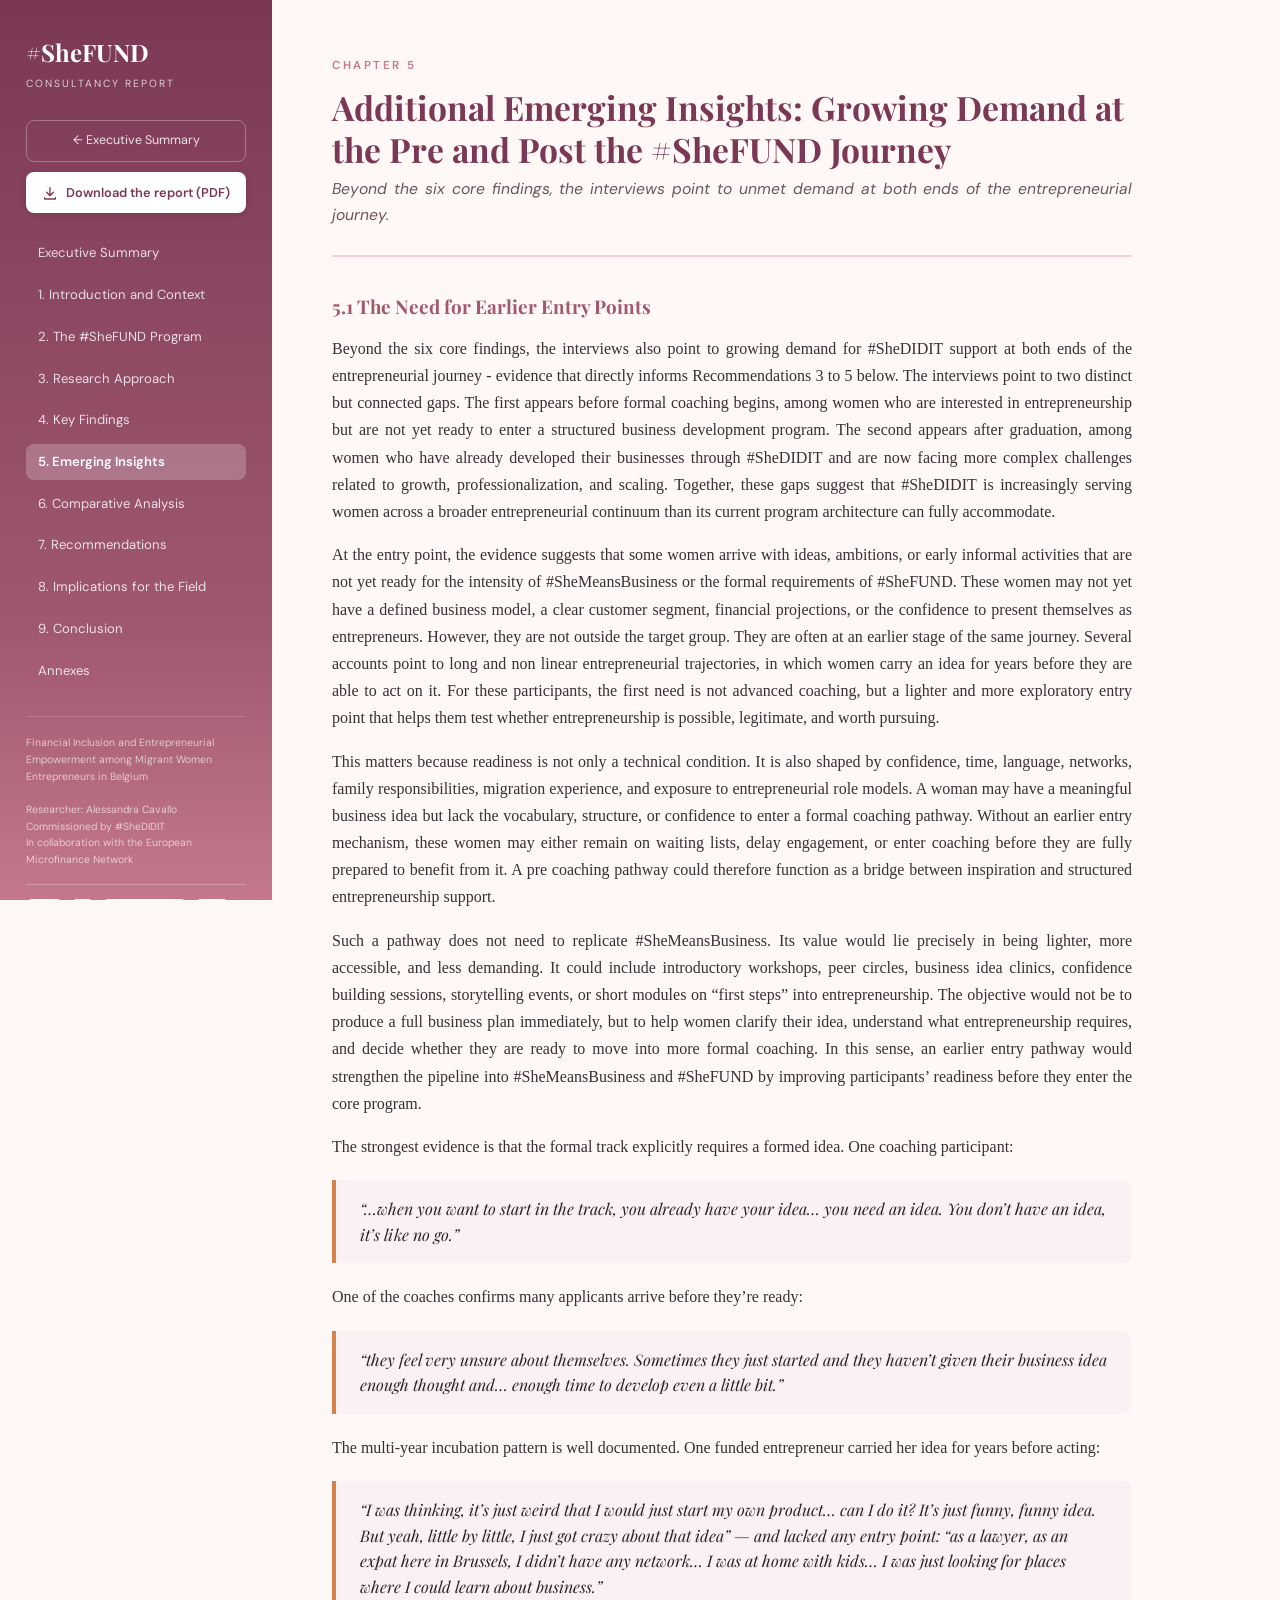
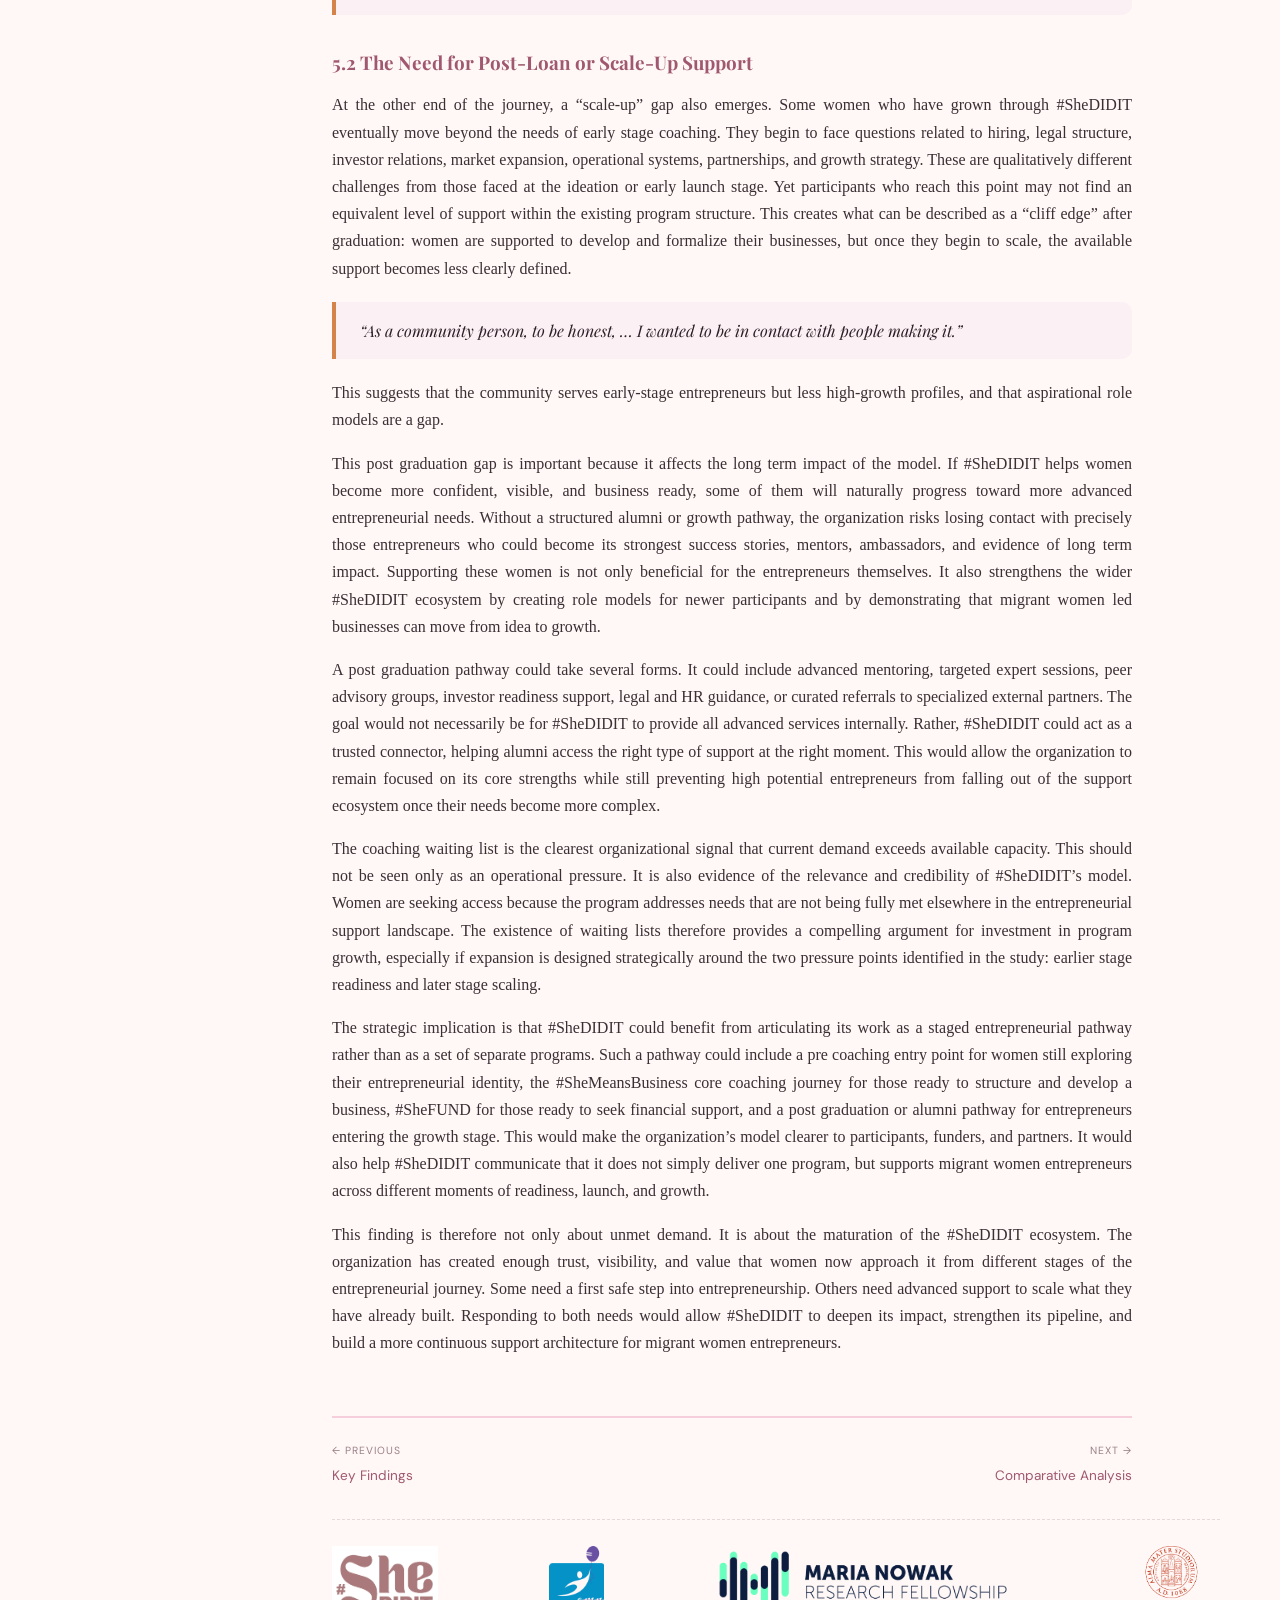
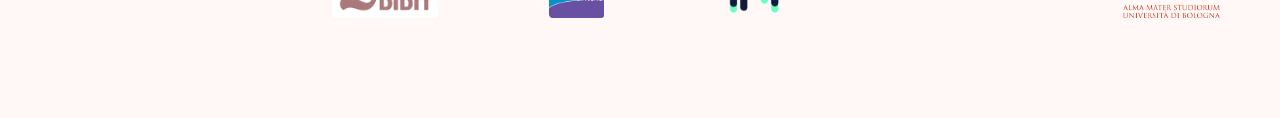
<file: Research Outputs/05-emerging-insights.html>
<!DOCTYPE html>
<html lang="en">
<head>
<meta charset="UTF-8">
<title>5. Additional Emerging Insights — #SheFUND Consultancy Report</title>
<meta name="viewport" content="width=device-width, initial-scale=1">
<link rel="preconnect" href="https://fonts.googleapis.com">
<link href="https://fonts.googleapis.com/css2?family=Playfair+Display:ital,wght@0,400;0,600;0,700;0,800;1,400;1,600&family=DM+Sans:wght@300;400;500;600;700&display=swap" rel="stylesheet">
<link rel="stylesheet" href="site.css">
</head>
<body>
<div class="layout">
<aside class="sidebar">
  <div class="brand">#SheFUND</div>
  <div class="brand-sub">Consultancy Report</div>
  <a class="front-link" href="index.html">&larr; Executive Summary</a>
  <a class="download-link" href="SheFUND_Report.pdf" download="SheFUND_Consultancy_Report.pdf"><svg viewBox="0 0 24 24" width="16" height="16" aria-hidden="true"><path fill="currentColor" d="M12 3a1 1 0 0 1 1 1v9.59l3.3-3.3a1 1 0 1 1 1.4 1.42l-5 5a1 1 0 0 1-1.4 0l-5-5a1 1 0 1 1 1.4-1.42l3.3 3.3V4a1 1 0 0 1 1-1Zm-8 15a1 1 0 0 1 1 1v1h14v-1a1 1 0 1 1 2 0v2a1 1 0 0 1-1 1H4a1 1 0 0 1-1-1v-2a1 1 0 0 1 1-1Z"/></svg>Download the report (PDF)</a>
  <nav><ul>
    <li class="nav-group"><a href="index.html">Executive Summary</a></li>
    <li class="nav-group"><a href="01-introduction.html">1. Introduction and Context</a></li>
    <li class="nav-group"><a href="02-program.html">2. The #SheFUND Program</a></li>
    <li class="nav-group"><a href="03-research-approach.html">3. Research Approach</a></li>
    <li class="nav-group"><a href="04-key-findings.html">4. Key Findings</a></li>
    <li class="nav-group"><a class="active" href="05-emerging-insights.html">5. Emerging Insights</a></li>
    <li class="nav-group"><a href="06-comparative-analysis.html">6. Comparative Analysis</a></li>
    <li class="nav-group"><a href="07-recommendations.html">7. Recommendations</a></li>
    <li class="nav-group"><a href="08-implications.html">8. Implications for the Field</a></li>
    <li class="nav-group"><a href="09-conclusion.html">9. Conclusion</a></li>
    <li class="nav-group"><a href="10-annexes.html">Annexes</a></li>
  </ul></nav>
  <div class="sidebar-footer">Financial Inclusion and Entrepreneurial Empowerment among Migrant Women Entrepreneurs in Belgium<br><br>Researcher: Alessandra Cavallo<br>Commissioned by #SheDIDIT<br>In collaboration with the European Microfinance Network</div>
  <div class="logo-strip"><img src="she%20logo.png" alt="#SheDIDIT"><img src="EMN_logo.png" alt="European Microfinance Network"><img src="Maria_Nowak_Fellowship_logo.png" alt="Maria Nowak Research Fellowship"><img src="Unibo_Logo.png" alt="Universita di Bologna"></div>
</aside>
<main>

<div class="eyebrow">Chapter 5</div>
<h1 class="chapter-title">Additional Emerging Insights: Growing Demand at the Pre and Post the #SheFUND Journey</h1>
<p class="chapter-dek">Beyond the six core findings, the interviews point to unmet demand at both ends of the entrepreneurial journey.</p>

<h3 class="h-sub">5.1 The Need for Earlier Entry Points</h3>

<p>Beyond the six core findings, the interviews also point to growing demand for #SheDIDIT support at both ends of the entrepreneurial journey - evidence that directly informs Recommendations 3 to 5 below. The interviews point to two distinct but connected gaps. The first appears before formal coaching begins, among women who are interested in entrepreneurship but are not yet ready to enter a structured business development program. The second appears after graduation, among women who have already developed their businesses through #SheDIDIT and are now facing more complex challenges related to growth, professionalization, and scaling. Together, these gaps suggest that #SheDIDIT is increasingly serving women across a broader entrepreneurial continuum than its current program architecture can fully accommodate.</p>

<p>At the entry point, the evidence suggests that some women arrive with ideas, ambitions, or early informal activities that are not yet ready for the intensity of #SheMeansBusiness or the formal requirements of #SheFUND. These women may not yet have a defined business model, a clear customer segment, financial projections, or the confidence to present themselves as entrepreneurs. However, they are not outside the target group. They are often at an earlier stage of the same journey. Several accounts point to long and non linear entrepreneurial trajectories, in which women carry an idea for years before they are able to act on it. For these participants, the first need is not advanced coaching, but a lighter and more exploratory entry point that helps them test whether entrepreneurship is possible, legitimate, and worth pursuing.</p>

<p>This matters because readiness is not only a technical condition. It is also shaped by confidence, time, language, networks, family responsibilities, migration experience, and exposure to entrepreneurial role models. A woman may have a meaningful business idea but lack the vocabulary, structure, or confidence to enter a formal coaching pathway. Without an earlier entry mechanism, these women may either remain on waiting lists, delay engagement, or enter coaching before they are fully prepared to benefit from it. A pre coaching pathway could therefore function as a bridge between inspiration and structured entrepreneurship support.</p>

<p>Such a pathway does not need to replicate #SheMeansBusiness. Its value would lie precisely in being lighter, more accessible, and less demanding. It could include introductory workshops, peer circles, business idea clinics, confidence building sessions, storytelling events, or short modules on &ldquo;first steps&rdquo; into entrepreneurship. The objective would not be to produce a full business plan immediately, but to help women clarify their idea, understand what entrepreneurship requires, and decide whether they are ready to move into more formal coaching. In this sense, an earlier entry pathway would strengthen the pipeline into #SheMeansBusiness and #SheFUND by improving participants&rsquo; readiness before they enter the core program.</p>

<p>The strongest evidence is that the formal track explicitly requires a formed idea. One coaching participant:</p>
<blockquote>&ldquo;&hellip;when you want to start in the track, you already have your idea&hellip; you need an idea. You don&rsquo;t have an idea, it&rsquo;s like no go.&rdquo;</blockquote>

<p>One of the coaches confirms many applicants arrive before they&rsquo;re ready:</p>
<blockquote>&ldquo;they feel very unsure about themselves. Sometimes they just started and they haven&rsquo;t given their business idea enough thought and&hellip; enough time to develop even a little bit.&rdquo;</blockquote>

<p>The multi-year incubation pattern is well documented. One funded entrepreneur carried her idea for years before acting:</p>
<blockquote>&ldquo;I was thinking, it&rsquo;s just weird that I would just start my own product&hellip; can I do it? It&rsquo;s just funny, funny idea. But yeah, little by little, I just got crazy about that idea&rdquo; &mdash; and lacked any entry point: &ldquo;as a lawyer, as an expat here in Brussels, I didn&rsquo;t have any network&hellip; I was at home with kids&hellip; I was just looking for places where I could learn about business.&rdquo;</blockquote>

<h3 class="h-sub">5.2 The Need for Post-Loan or Scale-Up Support</h3>

<p>At the other end of the journey, a &ldquo;scale-up&rdquo; gap also emerges. Some women who have grown through #SheDIDIT eventually move beyond the needs of early stage coaching. They begin to face questions related to hiring, legal structure, investor relations, market expansion, operational systems, partnerships, and growth strategy. These are qualitatively different challenges from those faced at the ideation or early launch stage. Yet participants who reach this point may not find an equivalent level of support within the existing program structure. This creates what can be described as a &ldquo;cliff edge&rdquo; after graduation: women are supported to develop and formalize their businesses, but once they begin to scale, the available support becomes less clearly defined.</p>

<blockquote>&ldquo;As a community person, to be honest, &hellip; I wanted to be in contact with people making it.&rdquo;</blockquote>

<p>This suggests that the community serves early-stage entrepreneurs but less high-growth profiles, and that aspirational role models are a gap.</p>

<p>This post graduation gap is important because it affects the long term impact of the model. If #SheDIDIT helps women become more confident, visible, and business ready, some of them will naturally progress toward more advanced entrepreneurial needs. Without a structured alumni or growth pathway, the organization risks losing contact with precisely those entrepreneurs who could become its strongest success stories, mentors, ambassadors, and evidence of long term impact. Supporting these women is not only beneficial for the entrepreneurs themselves. It also strengthens the wider #SheDIDIT ecosystem by creating role models for newer participants and by demonstrating that migrant women led businesses can move from idea to growth.</p>

<p>A post graduation pathway could take several forms. It could include advanced mentoring, targeted expert sessions, peer advisory groups, investor readiness support, legal and HR guidance, or curated referrals to specialized external partners. The goal would not necessarily be for #SheDIDIT to provide all advanced services internally. Rather, #SheDIDIT could act as a trusted connector, helping alumni access the right type of support at the right moment. This would allow the organization to remain focused on its core strengths while still preventing high potential entrepreneurs from falling out of the support ecosystem once their needs become more complex.</p>

<p>The coaching waiting list is the clearest organizational signal that current demand exceeds available capacity. This should not be seen only as an operational pressure. It is also evidence of the relevance and credibility of #SheDIDIT&rsquo;s model. Women are seeking access because the program addresses needs that are not being fully met elsewhere in the entrepreneurial support landscape. The existence of waiting lists therefore provides a compelling argument for investment in program growth, especially if expansion is designed strategically around the two pressure points identified in the study: earlier stage readiness and later stage scaling.</p>

<p>The strategic implication is that #SheDIDIT could benefit from articulating its work as a staged entrepreneurial pathway rather than as a set of separate programs. Such a pathway could include a pre coaching entry point for women still exploring their entrepreneurial identity, the #SheMeansBusiness core coaching journey for those ready to structure and develop a business, #SheFUND for those ready to seek financial support, and a post graduation or alumni pathway for entrepreneurs entering the growth stage. This would make the organization&rsquo;s model clearer to participants, funders, and partners. It would also help #SheDIDIT communicate that it does not simply deliver one program, but supports migrant women entrepreneurs across different moments of readiness, launch, and growth.</p>

<p>This finding is therefore not only about unmet demand. It is about the maturation of the #SheDIDIT ecosystem. The organization has created enough trust, visibility, and value that women now approach it from different stages of the entrepreneurial journey. Some need a first safe step into entrepreneurship. Others need advanced support to scale what they have already built. Responding to both needs would allow #SheDIDIT to deepen its impact, strengthen its pipeline, and build a more continuous support architecture for migrant women entrepreneurs.</p>

<div class="page-nav"><a href="04-key-findings.html"><span>&larr; Previous</span>Key Findings</a><a class="next" href="06-comparative-analysis.html"><span>Next &rarr;</span>Comparative Analysis</a></div>
  <div class="logo-strip-page"><img src="she%20logo.png" alt="#SheDIDIT"><img src="EMN_logo.png" alt="European Microfinance Network"><img src="Maria_Nowak_Fellowship_logo.png" alt="Maria Nowak Research Fellowship"><img src="Unibo_Logo.png" alt="Universita di Bologna"></div>
</main>
</div>
</body>
</html>
</file>
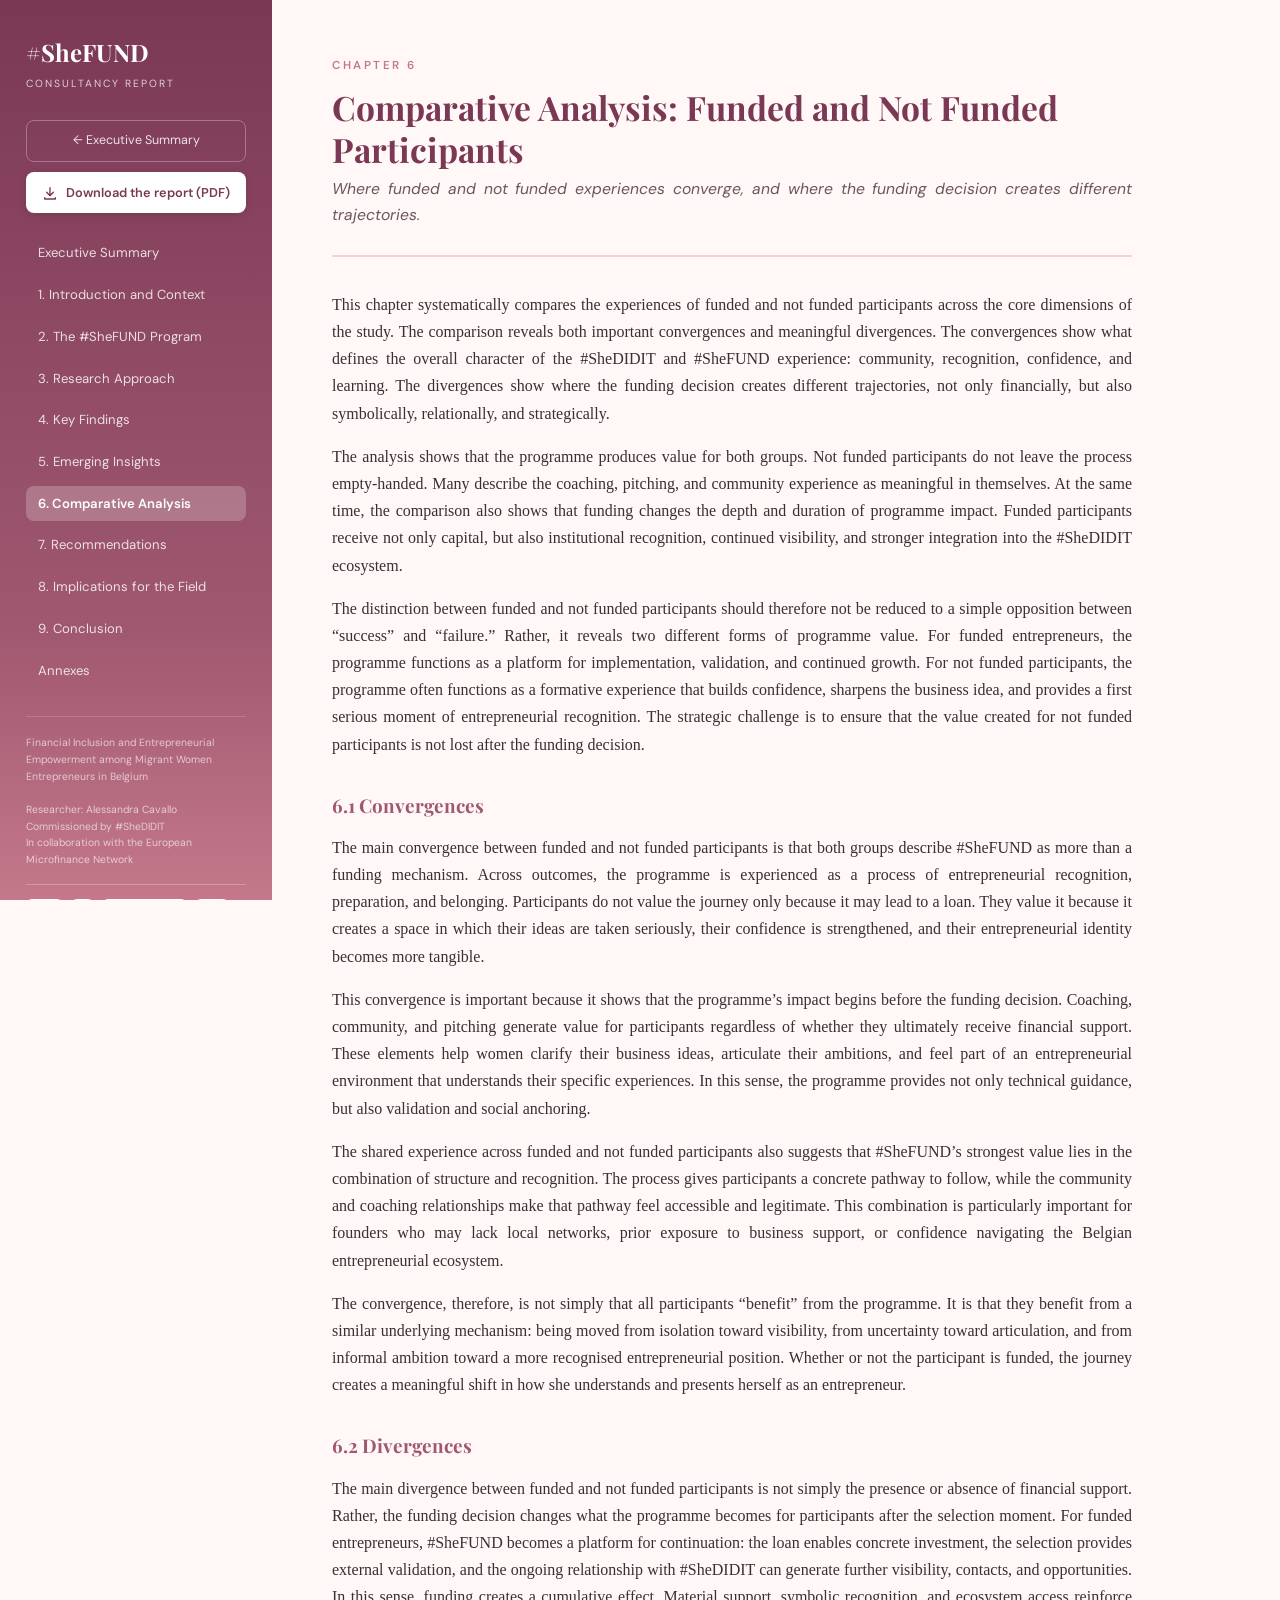
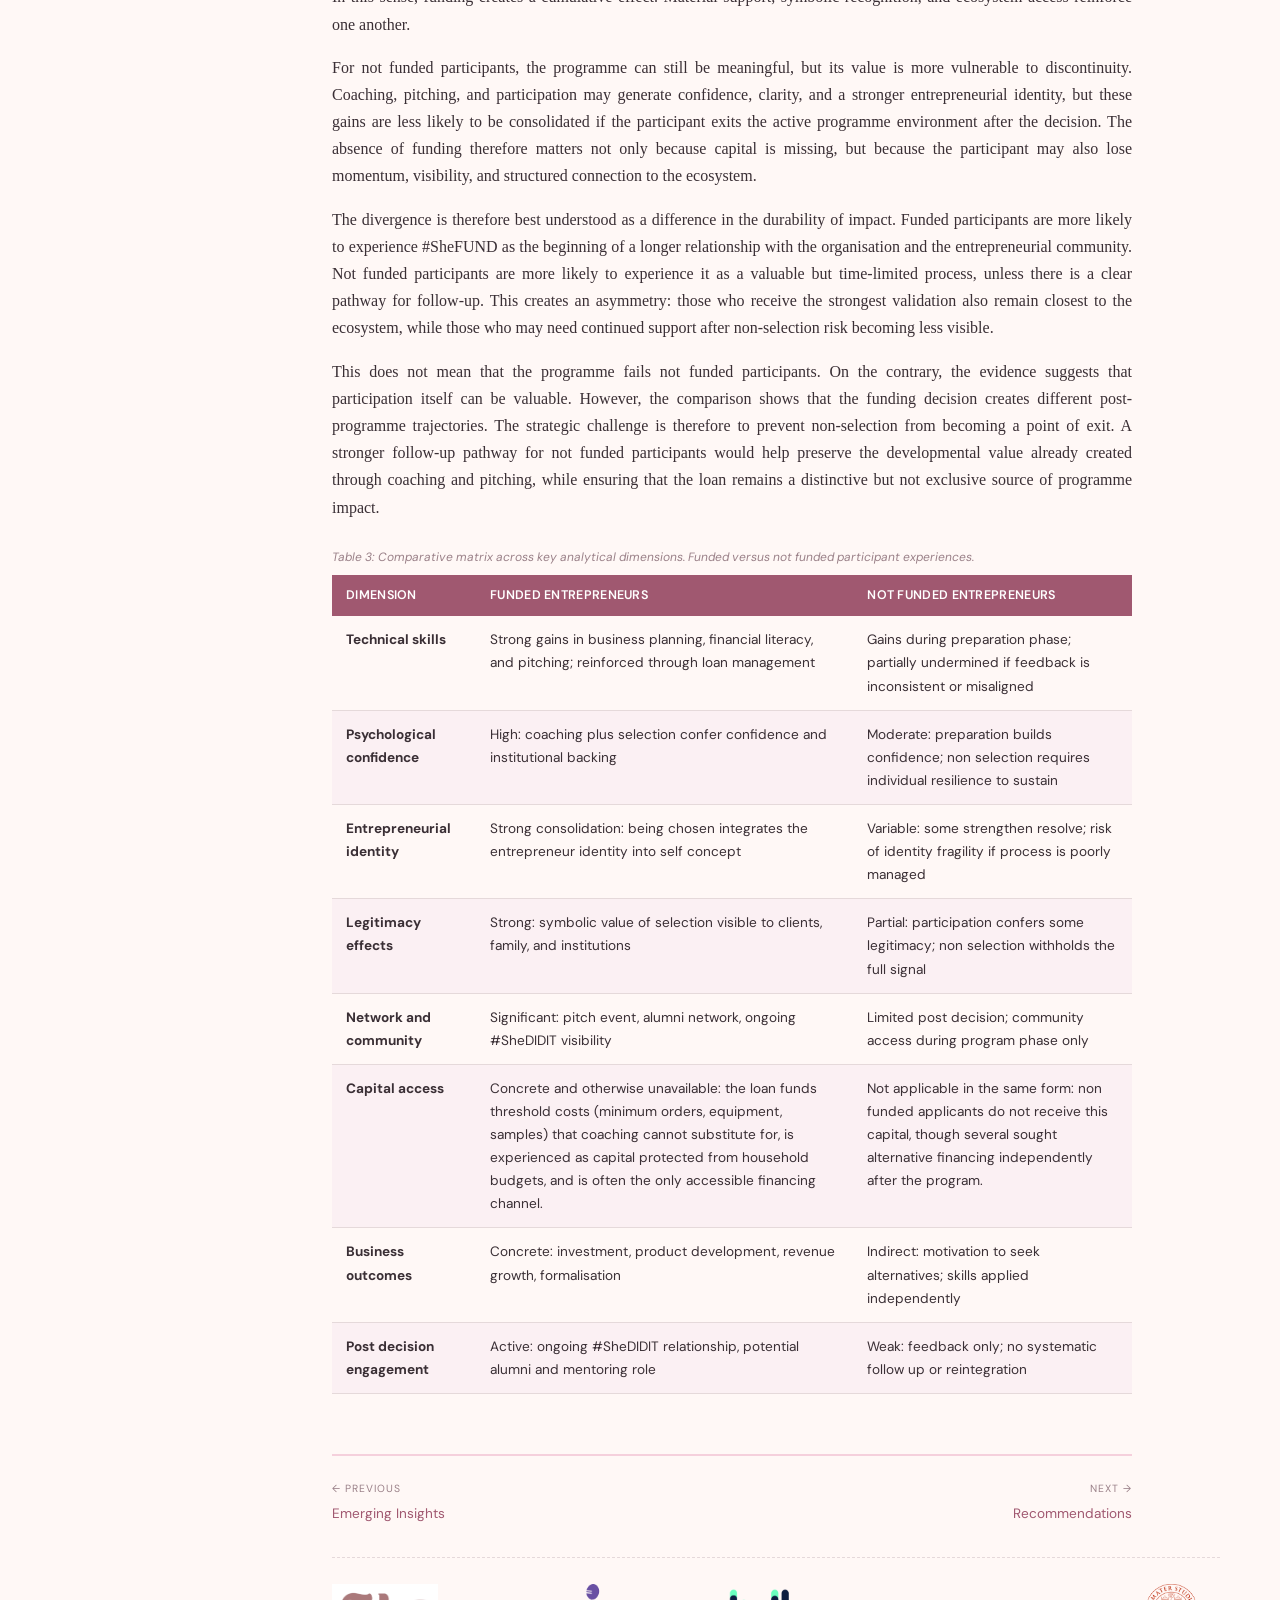
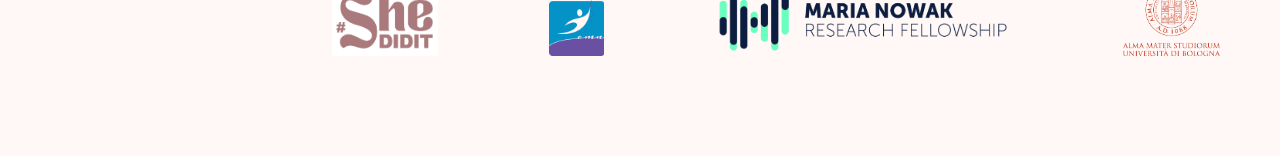
<file: Research Outputs/06-comparative-analysis.html>
<!DOCTYPE html>
<html lang="en">
<head>
<meta charset="UTF-8">
<title>6. Comparative Analysis — #SheFUND Consultancy Report</title>
<meta name="viewport" content="width=device-width, initial-scale=1">
<link rel="preconnect" href="https://fonts.googleapis.com">
<link href="https://fonts.googleapis.com/css2?family=Playfair+Display:ital,wght@0,400;0,600;0,700;0,800;1,400;1,600&family=DM+Sans:wght@300;400;500;600;700&display=swap" rel="stylesheet">
<link rel="stylesheet" href="site.css">
</head>
<body>
<div class="layout">
<aside class="sidebar">
  <div class="brand">#SheFUND</div>
  <div class="brand-sub">Consultancy Report</div>
  <a class="front-link" href="index.html">&larr; Executive Summary</a>
  <a class="download-link" href="SheFUND_Report.pdf" download="SheFUND_Consultancy_Report.pdf"><svg viewBox="0 0 24 24" width="16" height="16" aria-hidden="true"><path fill="currentColor" d="M12 3a1 1 0 0 1 1 1v9.59l3.3-3.3a1 1 0 1 1 1.4 1.42l-5 5a1 1 0 0 1-1.4 0l-5-5a1 1 0 1 1 1.4-1.42l3.3 3.3V4a1 1 0 0 1 1-1Zm-8 15a1 1 0 0 1 1 1v1h14v-1a1 1 0 1 1 2 0v2a1 1 0 0 1-1 1H4a1 1 0 0 1-1-1v-2a1 1 0 0 1 1-1Z"/></svg>Download the report (PDF)</a>
  <nav><ul>
    <li class="nav-group"><a href="index.html">Executive Summary</a></li>
    <li class="nav-group"><a href="01-introduction.html">1. Introduction and Context</a></li>
    <li class="nav-group"><a href="02-program.html">2. The #SheFUND Program</a></li>
    <li class="nav-group"><a href="03-research-approach.html">3. Research Approach</a></li>
    <li class="nav-group"><a href="04-key-findings.html">4. Key Findings</a></li>
    <li class="nav-group"><a href="05-emerging-insights.html">5. Emerging Insights</a></li>
    <li class="nav-group"><a class="active" href="06-comparative-analysis.html">6. Comparative Analysis</a></li>
    <li class="nav-group"><a href="07-recommendations.html">7. Recommendations</a></li>
    <li class="nav-group"><a href="08-implications.html">8. Implications for the Field</a></li>
    <li class="nav-group"><a href="09-conclusion.html">9. Conclusion</a></li>
    <li class="nav-group"><a href="10-annexes.html">Annexes</a></li>
  </ul></nav>
  <div class="sidebar-footer">Financial Inclusion and Entrepreneurial Empowerment among Migrant Women Entrepreneurs in Belgium<br><br>Researcher: Alessandra Cavallo<br>Commissioned by #SheDIDIT<br>In collaboration with the European Microfinance Network</div>
  <div class="logo-strip"><img src="she%20logo.png" alt="#SheDIDIT"><img src="EMN_logo.png" alt="European Microfinance Network"><img src="Maria_Nowak_Fellowship_logo.png" alt="Maria Nowak Research Fellowship"><img src="Unibo_Logo.png" alt="Universita di Bologna"></div>
</aside>
<main>

<div class="eyebrow">Chapter 6</div>
<h1 class="chapter-title">Comparative Analysis: Funded and Not Funded Participants</h1>
<p class="chapter-dek">Where funded and not funded experiences converge, and where the funding decision creates different trajectories.</p>

<p>This chapter systematically compares the experiences of funded and not funded participants across the core dimensions of the study. The comparison reveals both important convergences and meaningful divergences. The convergences show what defines the overall character of the #SheDIDIT and #SheFUND experience: community, recognition, confidence, and learning. The divergences show where the funding decision creates different trajectories, not only financially, but also symbolically, relationally, and strategically.</p>

<p>The analysis shows that the programme produces value for both groups. Not funded participants do not leave the process empty-handed. Many describe the coaching, pitching, and community experience as meaningful in themselves. At the same time, the comparison also shows that funding changes the depth and duration of programme impact. Funded participants receive not only capital, but also institutional recognition, continued visibility, and stronger integration into the #SheDIDIT ecosystem.</p>

<p>The distinction between funded and not funded participants should therefore not be reduced to a simple opposition between &ldquo;success&rdquo; and &ldquo;failure.&rdquo; Rather, it reveals two different forms of programme value. For funded entrepreneurs, the programme functions as a platform for implementation, validation, and continued growth. For not funded participants, the programme often functions as a formative experience that builds confidence, sharpens the business idea, and provides a first serious moment of entrepreneurial recognition. The strategic challenge is to ensure that the value created for not funded participants is not lost after the funding decision.</p>

<h3 class="h-sub">6.1 Convergences</h3>

<p>The main convergence between funded and not funded participants is that both groups describe #SheFUND as more than a funding mechanism. Across outcomes, the programme is experienced as a process of entrepreneurial recognition, preparation, and belonging. Participants do not value the journey only because it may lead to a loan. They value it because it creates a space in which their ideas are taken seriously, their confidence is strengthened, and their entrepreneurial identity becomes more tangible.</p>

<p>This convergence is important because it shows that the programme&rsquo;s impact begins before the funding decision. Coaching, community, and pitching generate value for participants regardless of whether they ultimately receive financial support. These elements help women clarify their business ideas, articulate their ambitions, and feel part of an entrepreneurial environment that understands their specific experiences. In this sense, the programme provides not only technical guidance, but also validation and social anchoring.</p>

<p>The shared experience across funded and not funded participants also suggests that #SheFUND&rsquo;s strongest value lies in the combination of structure and recognition. The process gives participants a concrete pathway to follow, while the community and coaching relationships make that pathway feel accessible and legitimate. This combination is particularly important for founders who may lack local networks, prior exposure to business support, or confidence navigating the Belgian entrepreneurial ecosystem.</p>

<p>The convergence, therefore, is not simply that all participants &ldquo;benefit&rdquo; from the programme. It is that they benefit from a similar underlying mechanism: being moved from isolation toward visibility, from uncertainty toward articulation, and from informal ambition toward a more recognised entrepreneurial position. Whether or not the participant is funded, the journey creates a meaningful shift in how she understands and presents herself as an entrepreneur.</p>

<h3 class="h-sub">6.2 Divergences</h3>

<p>The main divergence between funded and not funded participants is not simply the presence or absence of financial support. Rather, the funding decision changes what the programme becomes for participants after the selection moment. For funded entrepreneurs, #SheFUND becomes a platform for continuation: the loan enables concrete investment, the selection provides external validation, and the ongoing relationship with #SheDIDIT can generate further visibility, contacts, and opportunities. In this sense, funding creates a cumulative effect. Material support, symbolic recognition, and ecosystem access reinforce one another.</p>

<p>For not funded participants, the programme can still be meaningful, but its value is more vulnerable to discontinuity. Coaching, pitching, and participation may generate confidence, clarity, and a stronger entrepreneurial identity, but these gains are less likely to be consolidated if the participant exits the active programme environment after the decision. The absence of funding therefore matters not only because capital is missing, but because the participant may also lose momentum, visibility, and structured connection to the ecosystem.</p>

<p>The divergence is therefore best understood as a difference in the durability of impact. Funded participants are more likely to experience #SheFUND as the beginning of a longer relationship with the organisation and the entrepreneurial community. Not funded participants are more likely to experience it as a valuable but time-limited process, unless there is a clear pathway for follow-up. This creates an asymmetry: those who receive the strongest validation also remain closest to the ecosystem, while those who may need continued support after non-selection risk becoming less visible.</p>

<p>This does not mean that the programme fails not funded participants. On the contrary, the evidence suggests that participation itself can be valuable. However, the comparison shows that the funding decision creates different post-programme trajectories. The strategic challenge is therefore to prevent non-selection from becoming a point of exit. A stronger follow-up pathway for not funded participants would help preserve the developmental value already created through coaching and pitching, while ensuring that the loan remains a distinctive but not exclusive source of programme impact.</p>

<div class="table-wrap"><table><caption>Table 3: Comparative matrix across key analytical dimensions. Funded versus not funded participant experiences.</caption><thead><tr><th>Dimension</th><th>Funded Entrepreneurs</th><th>Not Funded Entrepreneurs</th></tr></thead><tbody><tr><td><strong>Technical skills</strong></td><td>Strong gains in business planning, financial literacy, and pitching; reinforced through loan management</td><td>Gains during preparation phase; partially undermined if feedback is inconsistent or misaligned</td></tr><tr><td><strong>Psychological confidence</strong></td><td>High: coaching plus selection confer confidence and institutional backing</td><td>Moderate: preparation builds confidence; non selection requires individual resilience to sustain</td></tr><tr><td><strong>Entrepreneurial identity</strong></td><td>Strong consolidation: being chosen integrates the entrepreneur identity into self concept</td><td>Variable: some strengthen resolve; risk of identity fragility if process is poorly managed</td></tr><tr><td><strong>Legitimacy effects</strong></td><td>Strong: symbolic value of selection visible to clients, family, and institutions</td><td>Partial: participation confers some legitimacy; non selection withholds the full signal</td></tr><tr><td><strong>Network and community</strong></td><td>Significant: pitch event, alumni network, ongoing #SheDIDIT visibility</td><td>Limited post decision; community access during program phase only</td></tr><tr><td><strong>Capital access</strong></td><td>Concrete and otherwise unavailable: the loan funds threshold costs (minimum orders, equipment, samples) that coaching cannot substitute for, is experienced as capital protected from household budgets, and is often the only accessible financing channel.</td><td>Not applicable in the same form: non funded applicants do not receive this capital, though several sought alternative financing independently after the program.</td></tr><tr><td><strong>Business outcomes</strong></td><td>Concrete: investment, product development, revenue growth, formalisation</td><td>Indirect: motivation to seek alternatives; skills applied independently</td></tr><tr><td><strong>Post decision engagement</strong></td><td>Active: ongoing #SheDIDIT relationship, potential alumni and mentoring role</td><td>Weak: feedback only; no systematic follow up or reintegration</td></tr></tbody></table></div>
<div class="page-nav"><a href="05-emerging-insights.html"><span>&larr; Previous</span>Emerging Insights</a><a class="next" href="07-recommendations.html"><span>Next &rarr;</span>Recommendations</a></div>
  <div class="logo-strip-page"><img src="she%20logo.png" alt="#SheDIDIT"><img src="EMN_logo.png" alt="European Microfinance Network"><img src="Maria_Nowak_Fellowship_logo.png" alt="Maria Nowak Research Fellowship"><img src="Unibo_Logo.png" alt="Universita di Bologna"></div>
</main>
</div>
</body>
</html>
</file>
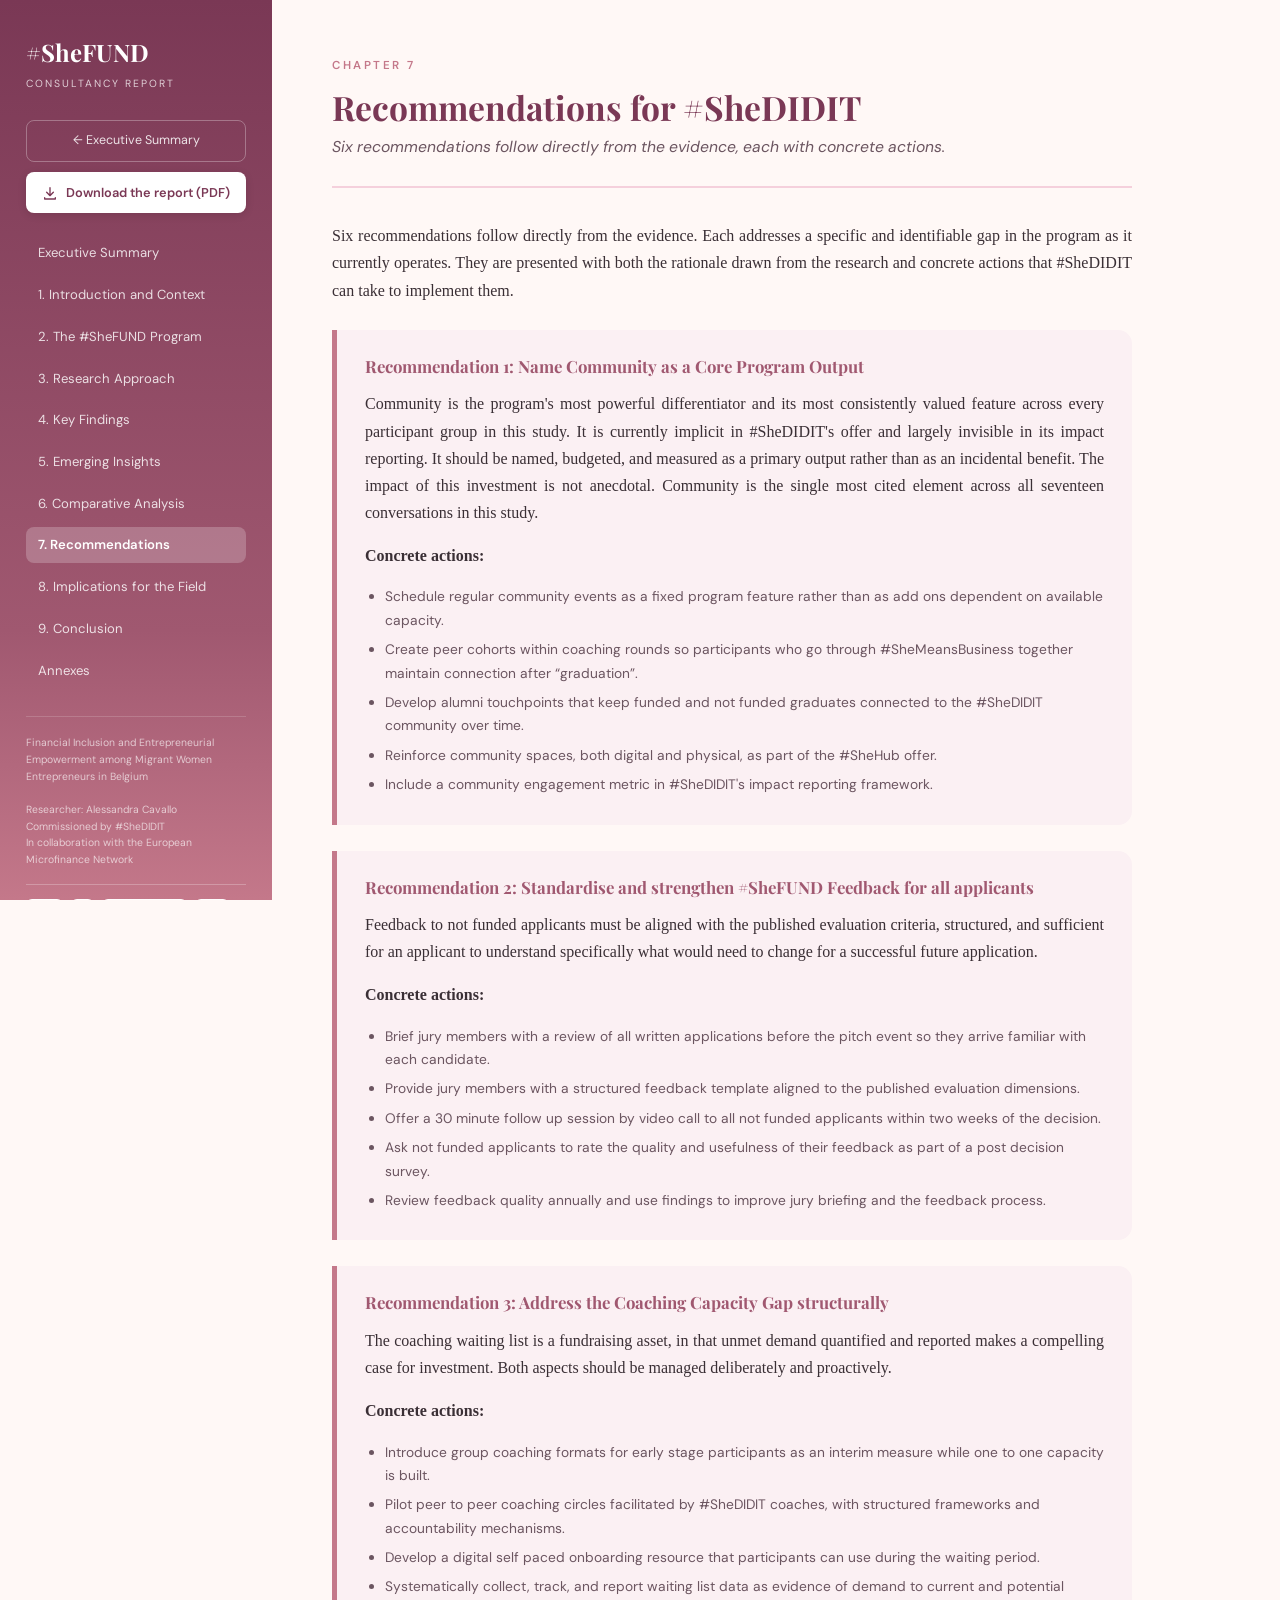
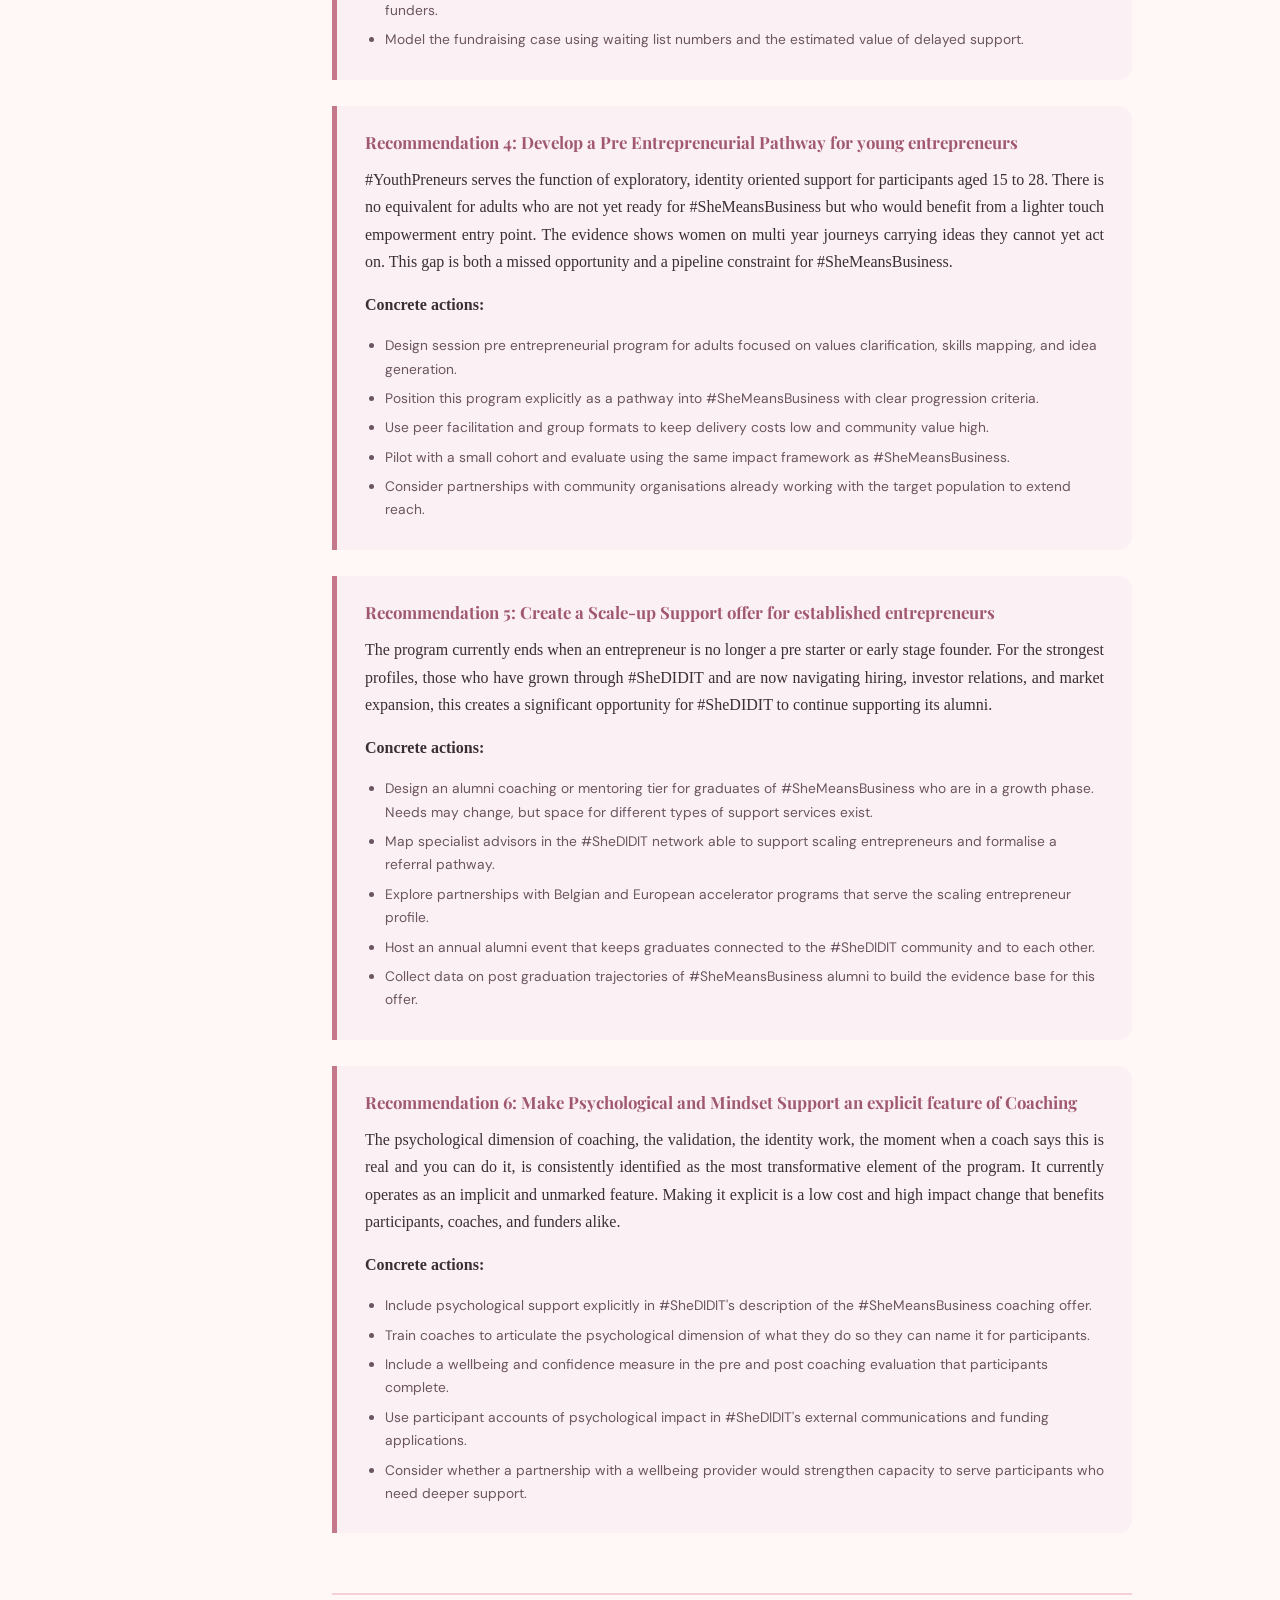
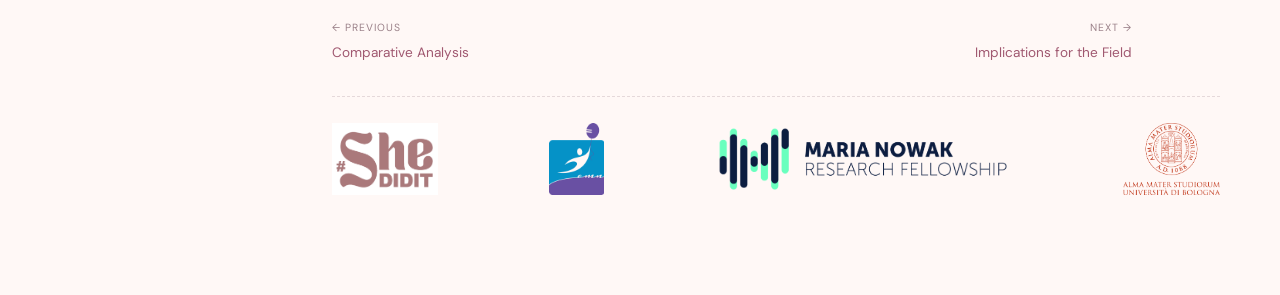
<file: Research Outputs/07-recommendations.html>
<!DOCTYPE html>
<html lang="en">
<head>
<meta charset="UTF-8">
<title>7. Recommendations — #SheFUND Consultancy Report</title>
<meta name="viewport" content="width=device-width, initial-scale=1">
<link rel="preconnect" href="https://fonts.googleapis.com">
<link href="https://fonts.googleapis.com/css2?family=Playfair+Display:ital,wght@0,400;0,600;0,700;0,800;1,400;1,600&family=DM+Sans:wght@300;400;500;600;700&display=swap" rel="stylesheet">
<link rel="stylesheet" href="site.css">
</head>
<body>
<div class="layout">
<aside class="sidebar">
  <div class="brand">#SheFUND</div>
  <div class="brand-sub">Consultancy Report</div>
  <a class="front-link" href="index.html">&larr; Executive Summary</a>
  <a class="download-link" href="SheFUND_Report.pdf" download="SheFUND_Consultancy_Report.pdf"><svg viewBox="0 0 24 24" width="16" height="16" aria-hidden="true"><path fill="currentColor" d="M12 3a1 1 0 0 1 1 1v9.59l3.3-3.3a1 1 0 1 1 1.4 1.42l-5 5a1 1 0 0 1-1.4 0l-5-5a1 1 0 1 1 1.4-1.42l3.3 3.3V4a1 1 0 0 1 1-1Zm-8 15a1 1 0 0 1 1 1v1h14v-1a1 1 0 1 1 2 0v2a1 1 0 0 1-1 1H4a1 1 0 0 1-1-1v-2a1 1 0 0 1 1-1Z"/></svg>Download the report (PDF)</a>
  <nav><ul>
    <li class="nav-group"><a href="index.html">Executive Summary</a></li>
    <li class="nav-group"><a href="01-introduction.html">1. Introduction and Context</a></li>
    <li class="nav-group"><a href="02-program.html">2. The #SheFUND Program</a></li>
    <li class="nav-group"><a href="03-research-approach.html">3. Research Approach</a></li>
    <li class="nav-group"><a href="04-key-findings.html">4. Key Findings</a></li>
    <li class="nav-group"><a href="05-emerging-insights.html">5. Emerging Insights</a></li>
    <li class="nav-group"><a href="06-comparative-analysis.html">6. Comparative Analysis</a></li>
    <li class="nav-group"><a class="active" href="07-recommendations.html">7. Recommendations</a></li>
    <li class="nav-group"><a href="08-implications.html">8. Implications for the Field</a></li>
    <li class="nav-group"><a href="09-conclusion.html">9. Conclusion</a></li>
    <li class="nav-group"><a href="10-annexes.html">Annexes</a></li>
  </ul></nav>
  <div class="sidebar-footer">Financial Inclusion and Entrepreneurial Empowerment among Migrant Women Entrepreneurs in Belgium<br><br>Researcher: Alessandra Cavallo<br>Commissioned by #SheDIDIT<br>In collaboration with the European Microfinance Network</div>
  <div class="logo-strip"><img src="she%20logo.png" alt="#SheDIDIT"><img src="EMN_logo.png" alt="European Microfinance Network"><img src="Maria_Nowak_Fellowship_logo.png" alt="Maria Nowak Research Fellowship"><img src="Unibo_Logo.png" alt="Universita di Bologna"></div>
</aside>
<main>

<div class="eyebrow">Chapter 7</div>
<h1 class="chapter-title">Recommendations for #SheDIDIT</h1>
<p class="chapter-dek">Six recommendations follow directly from the evidence, each with concrete actions.</p>

<p>Six recommendations follow directly from the evidence. Each addresses a specific and identifiable gap in the program as it currently operates. They are presented with both the rationale drawn from the research and concrete actions that #SheDIDIT can take to implement them.</p>


<div class="rec-box">
  <h3>Recommendation 1: Name Community as a Core Program Output</h3>
  <p>Community is the program's most powerful differentiator and its most consistently valued feature across every participant group in this study. It is currently implicit in #SheDIDIT's offer and largely invisible in its impact reporting. It should be named, budgeted, and measured as a primary output rather than as an incidental benefit. The impact of this investment is not anecdotal. Community is the single most cited element across all seventeen conversations in this study.</p>
  <p><strong>Concrete actions:</strong></p>
  <ul class="rec-actions"><li>Schedule regular community events as a fixed program feature rather than as add ons dependent on available capacity.</li><li>Create peer cohorts within coaching rounds so participants who go through #SheMeansBusiness together maintain connection after “graduation”.</li><li>Develop alumni touchpoints that keep funded and not funded graduates connected to the #SheDIDIT community over time.</li><li>Reinforce community spaces, both digital and physical, as part of the #SheHub offer.</li><li>Include a community engagement metric in #SheDIDIT's impact reporting framework.</li></ul>
</div>

<div class="rec-box">
  <h3>Recommendation 2: Standardise and strengthen #SheFUND Feedback for all applicants</h3>
  <p>Feedback to not funded applicants must be aligned with the published evaluation criteria, structured, and sufficient for an applicant to understand specifically what would need to change for a successful future application.</p>
  <p><strong>Concrete actions:</strong></p>
  <ul class="rec-actions"><li>Brief jury members with a review of all written applications before the pitch event so they arrive familiar with each candidate.</li><li>Provide jury members with a structured feedback template aligned to the published evaluation dimensions.</li><li>Offer a 30 minute follow up session by video call to all not funded applicants within two weeks of the decision.</li><li>Ask not funded applicants to rate the quality and usefulness of their feedback as part of a post decision survey.</li><li>Review feedback quality annually and use findings to improve jury briefing and the feedback process.</li></ul>
</div>

<div class="rec-box">
  <h3>Recommendation 3: Address the Coaching Capacity Gap structurally</h3>
  <p>The coaching waiting list is a fundraising asset, in that unmet demand quantified and reported makes a compelling case for investment. Both aspects should be managed deliberately and proactively.</p>
  <p><strong>Concrete actions:</strong></p>
  <ul class="rec-actions"><li>Introduce group coaching formats for early stage participants as an interim measure while one to one capacity is built.</li><li>Pilot peer to peer coaching circles facilitated by #SheDIDIT coaches, with structured frameworks and accountability mechanisms.</li><li>Develop a digital self paced onboarding resource that participants can use during the waiting period.</li><li>Systematically collect, track, and report waiting list data as evidence of demand to current and potential funders.</li><li>Model the fundraising case using waiting list numbers and the estimated value of delayed support.</li></ul>
</div>

<div class="rec-box">
  <h3>Recommendation 4: Develop a Pre Entrepreneurial Pathway for young entrepreneurs</h3>
  <p>#YouthPreneurs serves the function of exploratory, identity oriented support for participants aged 15 to 28. There is no equivalent for adults who are not yet ready for #SheMeansBusiness but who would benefit from a lighter touch empowerment entry point. The evidence shows women on multi year journeys carrying ideas they cannot yet act on. This gap is both a missed opportunity and a pipeline constraint for #SheMeansBusiness.</p>
  <p><strong>Concrete actions:</strong></p>
  <ul class="rec-actions"><li>Design session pre entrepreneurial program for adults focused on values clarification, skills mapping, and idea generation.</li><li>Position this program explicitly as a pathway into #SheMeansBusiness with clear progression criteria.</li><li>Use peer facilitation and group formats to keep delivery costs low and community value high.</li><li>Pilot with a small cohort and evaluate using the same impact framework as #SheMeansBusiness.</li><li>Consider partnerships with community organisations already working with the target population to extend reach.</li></ul>
</div>

<div class="rec-box">
  <h3>Recommendation 5: Create a Scale-up Support offer for established entrepreneurs</h3>
  <p>The program currently ends when an entrepreneur is no longer a pre starter or early stage founder. For the strongest profiles, those who have grown through #SheDIDIT and are now navigating hiring, investor relations, and market expansion, this creates a significant opportunity for #SheDIDIT to continue supporting its alumni.</p>
  <p><strong>Concrete actions:</strong></p>
  <ul class="rec-actions"><li>Design an alumni coaching or mentoring tier for graduates of #SheMeansBusiness who are in a growth phase. Needs may change, but space for different types of support services exist.</li><li>Map specialist advisors in the #SheDIDIT network able to support scaling entrepreneurs and formalise a referral pathway.</li><li>Explore partnerships with Belgian and European accelerator programs that serve the scaling entrepreneur profile.</li><li>Host an annual alumni event that keeps graduates connected to the #SheDIDIT community and to each other.</li><li>Collect data on post graduation trajectories of #SheMeansBusiness alumni to build the evidence base for this offer.</li></ul>
</div>

<div class="rec-box">
  <h3>Recommendation 6: Make Psychological and Mindset Support an explicit feature of Coaching</h3>
  <p>The psychological dimension of coaching, the validation, the identity work, the moment when a coach says this is real and you can do it, is consistently identified as the most transformative element of the program. It currently operates as an implicit and unmarked feature. Making it explicit is a low cost and high impact change that benefits participants, coaches, and funders alike.</p>
  <p><strong>Concrete actions:</strong></p>
  <ul class="rec-actions"><li>Include psychological support explicitly in #SheDIDIT's description of the #SheMeansBusiness coaching offer.</li><li>Train coaches to articulate the psychological dimension of what they do so they can name it for participants.</li><li>Include a wellbeing and confidence measure in the pre and post coaching evaluation that participants complete.</li><li>Use participant accounts of psychological impact in #SheDIDIT's external communications and funding applications.</li><li>Consider whether a partnership with a wellbeing provider would strengthen capacity to serve participants who need deeper support.</li></ul>
</div>

<div class="page-nav"><a href="06-comparative-analysis.html"><span>&larr; Previous</span>Comparative Analysis</a><a class="next" href="08-implications.html"><span>Next &rarr;</span>Implications for the Field</a></div>
  <div class="logo-strip-page"><img src="she%20logo.png" alt="#SheDIDIT"><img src="EMN_logo.png" alt="European Microfinance Network"><img src="Maria_Nowak_Fellowship_logo.png" alt="Maria Nowak Research Fellowship"><img src="Unibo_Logo.png" alt="Universita di Bologna"></div>
</main>
</div>
</body>
</html>
</file>
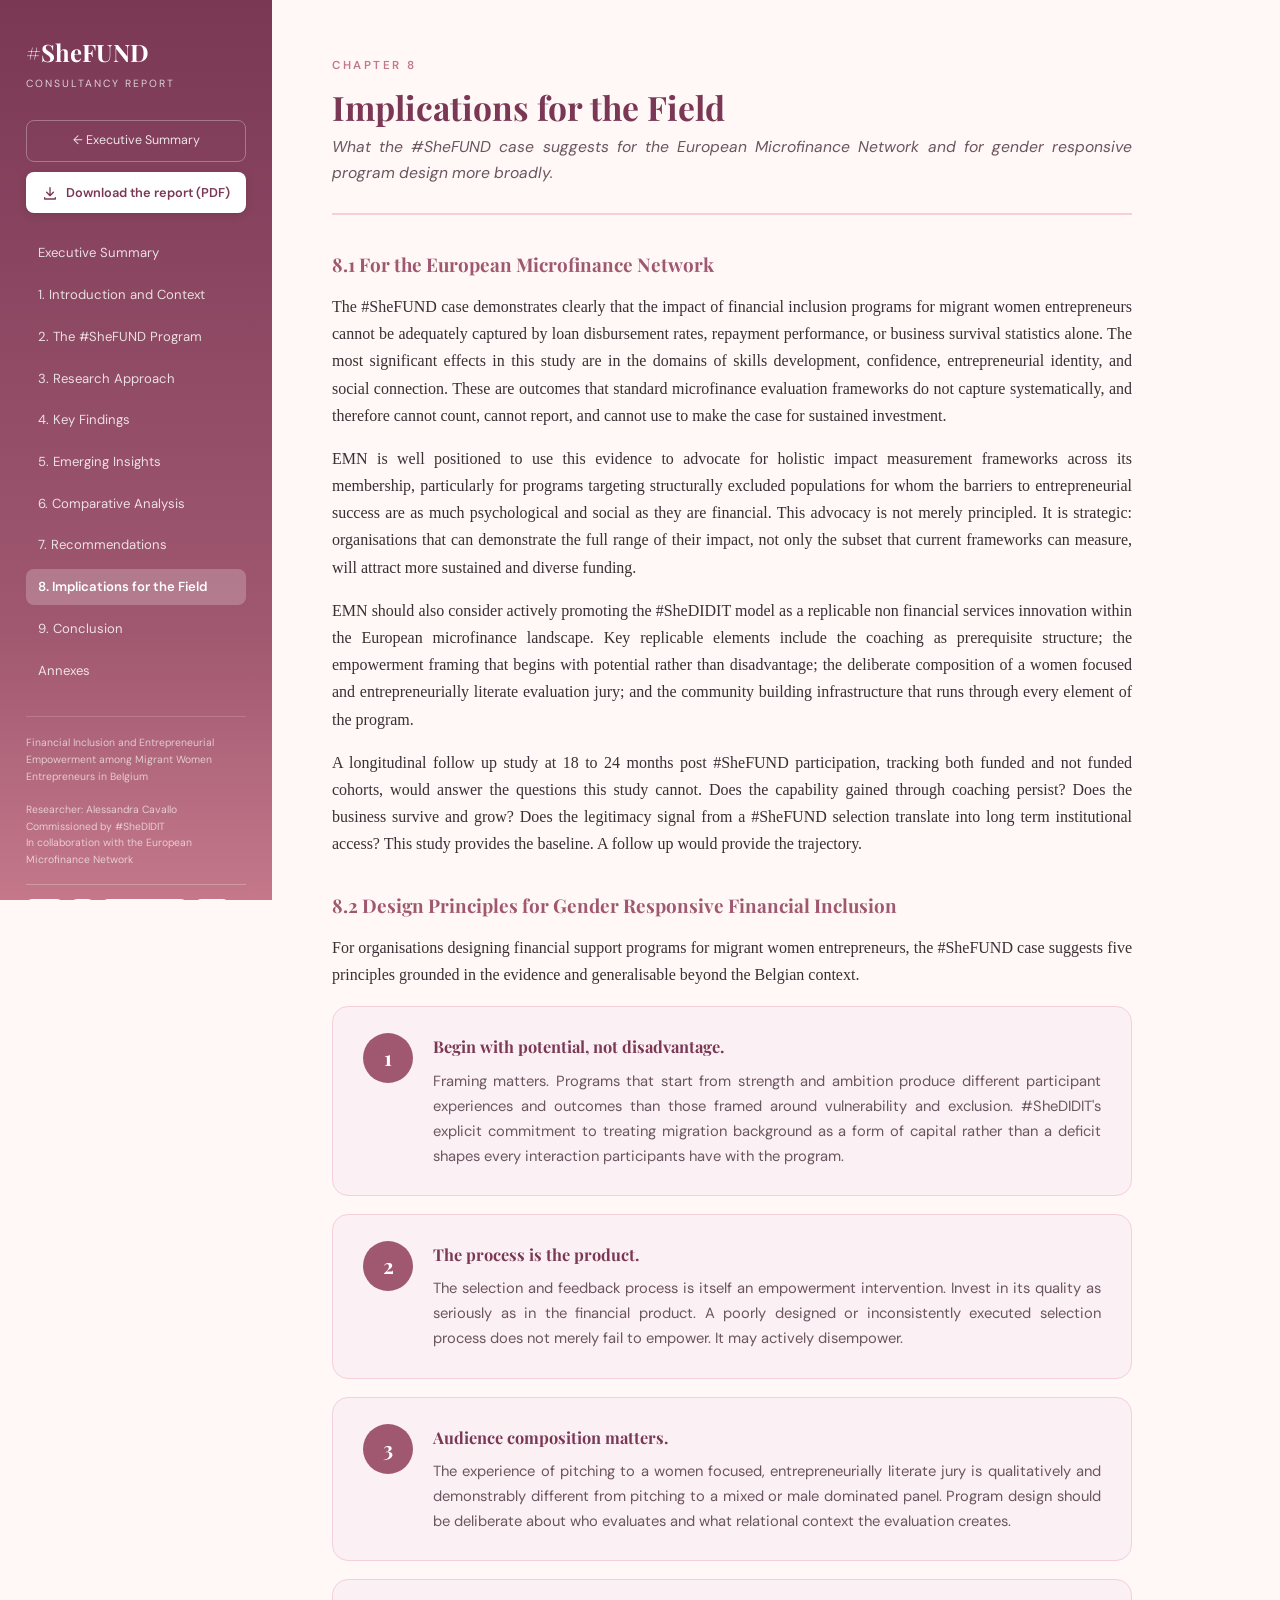
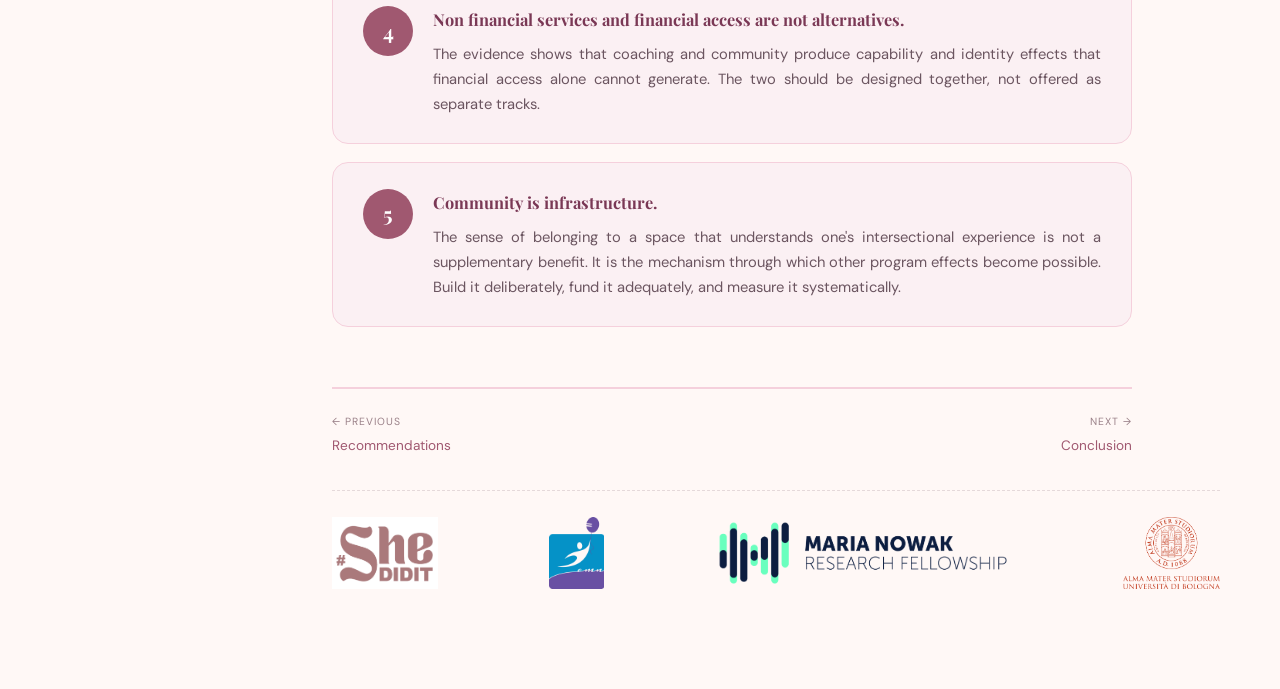
<file: Research Outputs/08-implications.html>
<!DOCTYPE html>
<html lang="en">
<head>
<meta charset="UTF-8">
<title>8. Implications for the Field — #SheFUND Consultancy Report</title>
<meta name="viewport" content="width=device-width, initial-scale=1">
<link rel="preconnect" href="https://fonts.googleapis.com">
<link href="https://fonts.googleapis.com/css2?family=Playfair+Display:ital,wght@0,400;0,600;0,700;0,800;1,400;1,600&family=DM+Sans:wght@300;400;500;600;700&display=swap" rel="stylesheet">
<link rel="stylesheet" href="site.css">
</head>
<body>
<div class="layout">
<aside class="sidebar">
  <div class="brand">#SheFUND</div>
  <div class="brand-sub">Consultancy Report</div>
  <a class="front-link" href="index.html">&larr; Executive Summary</a>
  <a class="download-link" href="SheFUND_Report.pdf" download="SheFUND_Consultancy_Report.pdf"><svg viewBox="0 0 24 24" width="16" height="16" aria-hidden="true"><path fill="currentColor" d="M12 3a1 1 0 0 1 1 1v9.59l3.3-3.3a1 1 0 1 1 1.4 1.42l-5 5a1 1 0 0 1-1.4 0l-5-5a1 1 0 1 1 1.4-1.42l3.3 3.3V4a1 1 0 0 1 1-1Zm-8 15a1 1 0 0 1 1 1v1h14v-1a1 1 0 1 1 2 0v2a1 1 0 0 1-1 1H4a1 1 0 0 1-1-1v-2a1 1 0 0 1 1-1Z"/></svg>Download the report (PDF)</a>
  <nav><ul>
    <li class="nav-group"><a href="index.html">Executive Summary</a></li>
    <li class="nav-group"><a href="01-introduction.html">1. Introduction and Context</a></li>
    <li class="nav-group"><a href="02-program.html">2. The #SheFUND Program</a></li>
    <li class="nav-group"><a href="03-research-approach.html">3. Research Approach</a></li>
    <li class="nav-group"><a href="04-key-findings.html">4. Key Findings</a></li>
    <li class="nav-group"><a href="05-emerging-insights.html">5. Emerging Insights</a></li>
    <li class="nav-group"><a href="06-comparative-analysis.html">6. Comparative Analysis</a></li>
    <li class="nav-group"><a href="07-recommendations.html">7. Recommendations</a></li>
    <li class="nav-group"><a class="active" href="08-implications.html">8. Implications for the Field</a></li>
    <li class="nav-group"><a href="09-conclusion.html">9. Conclusion</a></li>
    <li class="nav-group"><a href="10-annexes.html">Annexes</a></li>
  </ul></nav>
  <div class="sidebar-footer">Financial Inclusion and Entrepreneurial Empowerment among Migrant Women Entrepreneurs in Belgium<br><br>Researcher: Alessandra Cavallo<br>Commissioned by #SheDIDIT<br>In collaboration with the European Microfinance Network</div>
  <div class="logo-strip"><img src="she%20logo.png" alt="#SheDIDIT"><img src="EMN_logo.png" alt="European Microfinance Network"><img src="Maria_Nowak_Fellowship_logo.png" alt="Maria Nowak Research Fellowship"><img src="Unibo_Logo.png" alt="Universita di Bologna"></div>
</aside>
<main>

<div class="eyebrow">Chapter 8</div>
<h1 class="chapter-title">Implications for the Field</h1>
<p class="chapter-dek">What the #SheFUND case suggests for the European Microfinance Network and for gender responsive program design more broadly.</p>

<h3 class="h-sub">8.1 For the European Microfinance Network</h3>

<p>The #SheFUND case demonstrates clearly that the impact of financial inclusion programs for migrant women entrepreneurs cannot be adequately captured by loan disbursement rates, repayment performance, or business survival statistics alone. The most significant effects in this study are in the domains of skills development, confidence, entrepreneurial identity, and social connection. These are outcomes that standard microfinance evaluation frameworks do not capture systematically, and therefore cannot count, cannot report, and cannot use to make the case for sustained investment.</p>

<p>EMN is well positioned to use this evidence to advocate for holistic impact measurement frameworks across its membership, particularly for programs targeting structurally excluded populations for whom the barriers to entrepreneurial success are as much psychological and social as they are financial. This advocacy is not merely principled. It is strategic: organisations that can demonstrate the full range of their impact, not only the subset that current frameworks can measure, will attract more sustained and diverse funding.</p>

<p>EMN should also consider actively promoting the #SheDIDIT model as a replicable non financial services innovation within the European microfinance landscape. Key replicable elements include the coaching as prerequisite structure; the empowerment framing that begins with potential rather than disadvantage; the deliberate composition of a women focused and entrepreneurially literate evaluation jury; and the community building infrastructure that runs through every element of the program.</p>

<p>A longitudinal follow up study at 18 to 24 months post #SheFUND participation, tracking both funded and not funded cohorts, would answer the questions this study cannot. Does the capability gained through coaching persist? Does the business survive and grow? Does the legitimacy signal from a #SheFUND selection translate into long term institutional access? This study provides the baseline. A follow up would provide the trajectory.</p>

<h3 class="h-sub">8.2 Design Principles for Gender Responsive Financial Inclusion</h3>

<p>For organisations designing financial support programs for migrant women entrepreneurs, the #SheFUND case suggests five principles grounded in the evidence and generalisable beyond the Belgian context.</p>

<div class="finding-box" style="margin:18px 0 10px;">
  <div class="fb-num" style="font-size:1.3rem;">1</div>
  <div><h3 style="font-size:1.02rem;">Begin with potential, not disadvantage.</h3><p style="font-family:'DM Sans',sans-serif;font-size:0.92rem;">Framing matters. Programs that start from strength and ambition produce different participant experiences and outcomes than those framed around vulnerability and exclusion. #SheDIDIT's explicit commitment to treating migration background as a form of capital rather than a deficit shapes every interaction participants have with the program.</p></div>
</div>
<div class="finding-box" style="margin:18px 0 10px;">
  <div class="fb-num" style="font-size:1.3rem;">2</div>
  <div><h3 style="font-size:1.02rem;">The process is the product.</h3><p style="font-family:'DM Sans',sans-serif;font-size:0.92rem;">The selection and feedback process is itself an empowerment intervention. Invest in its quality as seriously as in the financial product. A poorly designed or inconsistently executed selection process does not merely fail to empower. It may actively disempower.</p></div>
</div>
<div class="finding-box" style="margin:18px 0 10px;">
  <div class="fb-num" style="font-size:1.3rem;">3</div>
  <div><h3 style="font-size:1.02rem;">Audience composition matters.</h3><p style="font-family:'DM Sans',sans-serif;font-size:0.92rem;">The experience of pitching to a women focused, entrepreneurially literate jury is qualitatively and demonstrably different from pitching to a mixed or male dominated panel. Program design should be deliberate about who evaluates and what relational context the evaluation creates.</p></div>
</div>
<div class="finding-box" style="margin:18px 0 10px;">
  <div class="fb-num" style="font-size:1.3rem;">4</div>
  <div><h3 style="font-size:1.02rem;">Non financial services and financial access are not alternatives.</h3><p style="font-family:'DM Sans',sans-serif;font-size:0.92rem;">The evidence shows that coaching and community produce capability and identity effects that financial access alone cannot generate. The two should be designed together, not offered as separate tracks.</p></div>
</div>
<div class="finding-box" style="margin:18px 0 10px;">
  <div class="fb-num" style="font-size:1.3rem;">5</div>
  <div><h3 style="font-size:1.02rem;">Community is infrastructure.</h3><p style="font-family:'DM Sans',sans-serif;font-size:0.92rem;">The sense of belonging to a space that understands one's intersectional experience is not a supplementary benefit. It is the mechanism through which other program effects become possible. Build it deliberately, fund it adequately, and measure it systematically.</p></div>
</div>


<div class="page-nav"><a href="07-recommendations.html"><span>&larr; Previous</span>Recommendations</a><a class="next" href="09-conclusion.html"><span>Next &rarr;</span>Conclusion</a></div>
  <div class="logo-strip-page"><img src="she%20logo.png" alt="#SheDIDIT"><img src="EMN_logo.png" alt="European Microfinance Network"><img src="Maria_Nowak_Fellowship_logo.png" alt="Maria Nowak Research Fellowship"><img src="Unibo_Logo.png" alt="Universita di Bologna"></div>
</main>
</div>
</body>
</html>
</file>
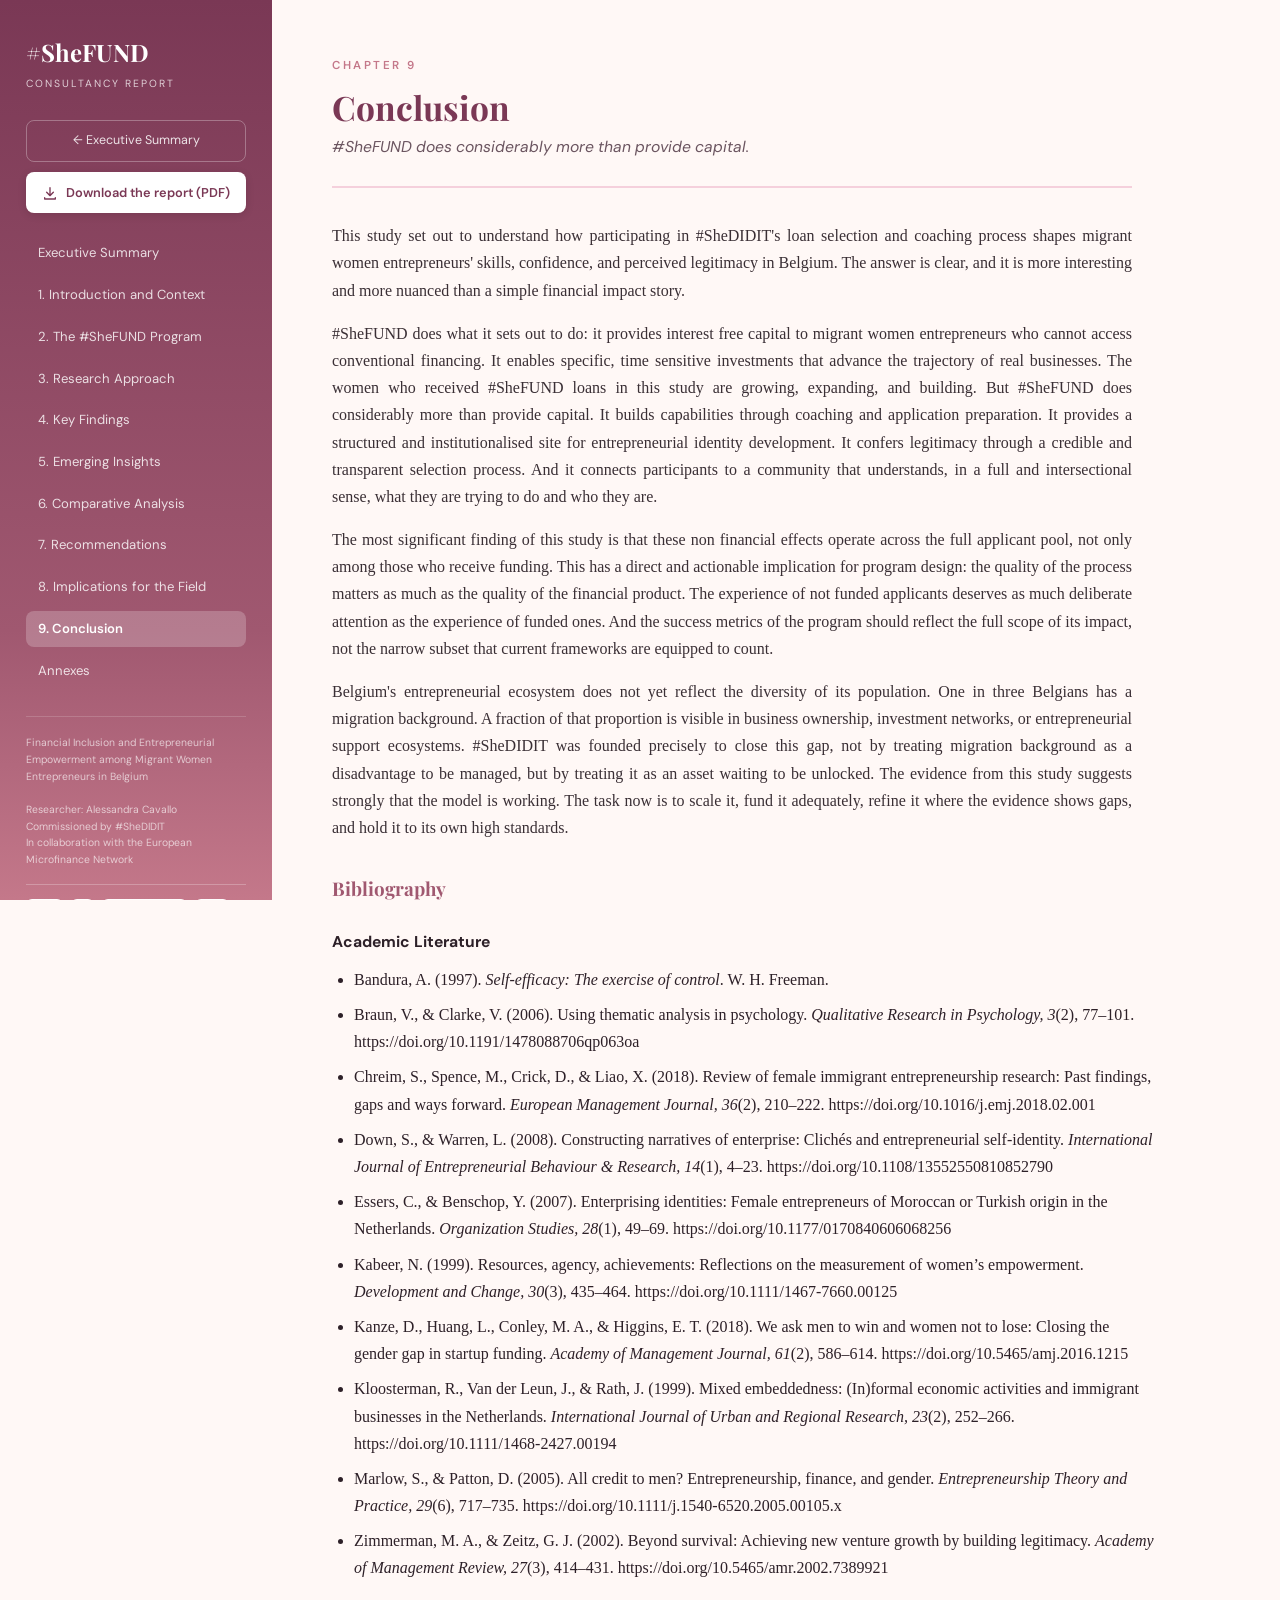
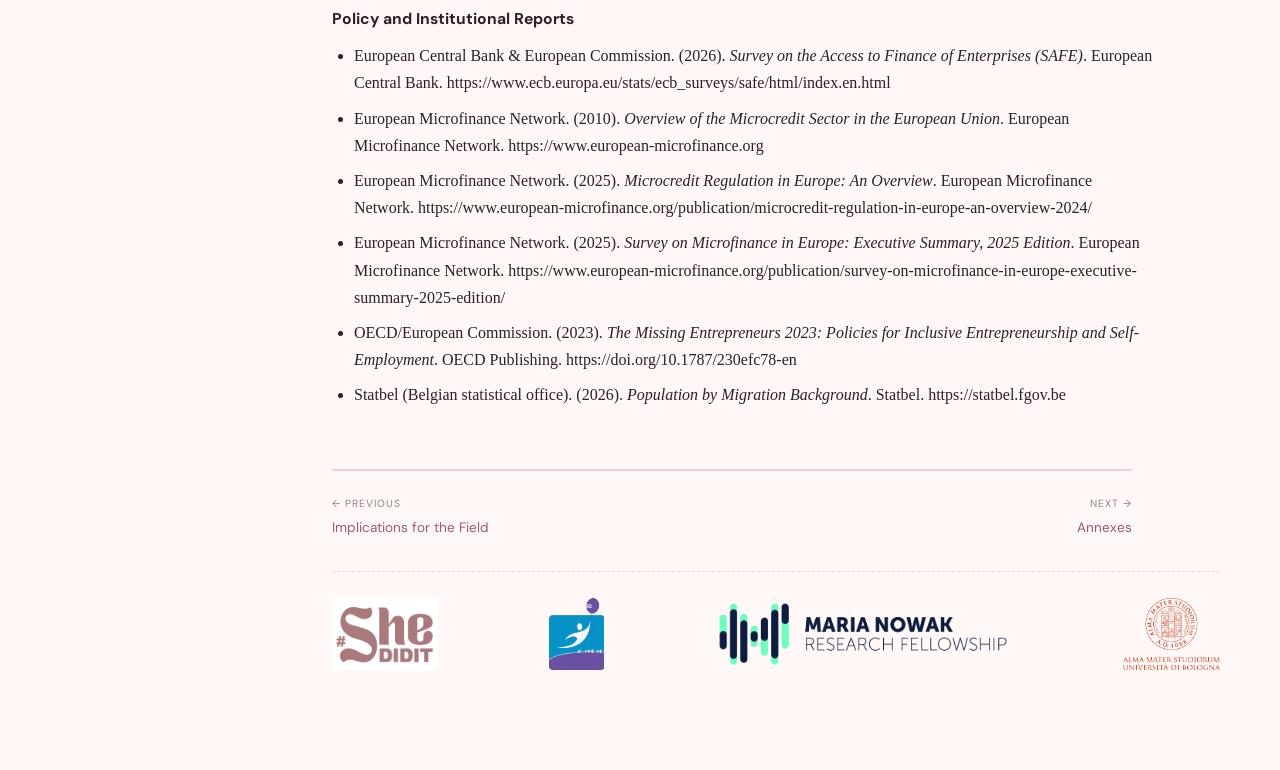
<file: Research Outputs/09-conclusion.html>
<!DOCTYPE html>
<html lang="en">
<head>
<meta charset="UTF-8">
<title>9. Conclusion — #SheFUND Consultancy Report</title>
<meta name="viewport" content="width=device-width, initial-scale=1">
<link rel="preconnect" href="https://fonts.googleapis.com">
<link href="https://fonts.googleapis.com/css2?family=Playfair+Display:ital,wght@0,400;0,600;0,700;0,800;1,400;1,600&family=DM+Sans:wght@300;400;500;600;700&display=swap" rel="stylesheet">
<link rel="stylesheet" href="site.css">
</head>
<body>
<div class="layout">
<aside class="sidebar">
  <div class="brand">#SheFUND</div>
  <div class="brand-sub">Consultancy Report</div>
  <a class="front-link" href="index.html">&larr; Executive Summary</a>
  <a class="download-link" href="SheFUND_Report.pdf" download="SheFUND_Consultancy_Report.pdf"><svg viewBox="0 0 24 24" width="16" height="16" aria-hidden="true"><path fill="currentColor" d="M12 3a1 1 0 0 1 1 1v9.59l3.3-3.3a1 1 0 1 1 1.4 1.42l-5 5a1 1 0 0 1-1.4 0l-5-5a1 1 0 1 1 1.4-1.42l3.3 3.3V4a1 1 0 0 1 1-1Zm-8 15a1 1 0 0 1 1 1v1h14v-1a1 1 0 1 1 2 0v2a1 1 0 0 1-1 1H4a1 1 0 0 1-1-1v-2a1 1 0 0 1 1-1Z"/></svg>Download the report (PDF)</a>
  <nav><ul>
    <li class="nav-group"><a href="index.html">Executive Summary</a></li>
    <li class="nav-group"><a href="01-introduction.html">1. Introduction and Context</a></li>
    <li class="nav-group"><a href="02-program.html">2. The #SheFUND Program</a></li>
    <li class="nav-group"><a href="03-research-approach.html">3. Research Approach</a></li>
    <li class="nav-group"><a href="04-key-findings.html">4. Key Findings</a></li>
    <li class="nav-group"><a href="05-emerging-insights.html">5. Emerging Insights</a></li>
    <li class="nav-group"><a href="06-comparative-analysis.html">6. Comparative Analysis</a></li>
    <li class="nav-group"><a href="07-recommendations.html">7. Recommendations</a></li>
    <li class="nav-group"><a href="08-implications.html">8. Implications for the Field</a></li>
    <li class="nav-group"><a class="active" href="09-conclusion.html">9. Conclusion</a></li>
    <li class="nav-group"><a href="10-annexes.html">Annexes</a></li>
  </ul></nav>
  <div class="sidebar-footer">Financial Inclusion and Entrepreneurial Empowerment among Migrant Women Entrepreneurs in Belgium<br><br>Researcher: Alessandra Cavallo<br>Commissioned by #SheDIDIT<br>In collaboration with the European Microfinance Network</div>
  <div class="logo-strip"><img src="she%20logo.png" alt="#SheDIDIT"><img src="EMN_logo.png" alt="European Microfinance Network"><img src="Maria_Nowak_Fellowship_logo.png" alt="Maria Nowak Research Fellowship"><img src="Unibo_Logo.png" alt="Universita di Bologna"></div>
</aside>
<main>

<div class="eyebrow">Chapter 9</div>
<h1 class="chapter-title">Conclusion</h1>
<p class="chapter-dek">#SheFUND does considerably more than provide capital.</p>

<p>This study set out to understand how participating in #SheDIDIT's loan selection and coaching process shapes migrant women entrepreneurs' skills, confidence, and perceived legitimacy in Belgium. The answer is clear, and it is more interesting and more nuanced than a simple financial impact story.</p>

<p>#SheFUND does what it sets out to do: it provides interest free capital to migrant women entrepreneurs who cannot access conventional financing. It enables specific, time sensitive investments that advance the trajectory of real businesses. The women who received #SheFUND loans in this study are growing, expanding, and building. But #SheFUND does considerably more than provide capital. It builds capabilities through coaching and application preparation. It provides a structured and institutionalised site for entrepreneurial identity development. It confers legitimacy through a credible and transparent selection process. And it connects participants to a community that understands, in a full and intersectional sense, what they are trying to do and who they are.</p>

<p>The most significant finding of this study is that these non financial effects operate across the full applicant pool, not only among those who receive funding. This has a direct and actionable implication for program design: the quality of the process matters as much as the quality of the financial product. The experience of not funded applicants deserves as much deliberate attention as the experience of funded ones. And the success metrics of the program should reflect the full scope of its impact, not the narrow subset that current frameworks are equipped to count.</p>

<p>Belgium's entrepreneurial ecosystem does not yet reflect the diversity of its population. One in three Belgians has a migration background. A fraction of that proportion is visible in business ownership, investment networks, or entrepreneurial support ecosystems. #SheDIDIT was founded precisely to close this gap, not by treating migration background as a disadvantage to be managed, but by treating it as an asset waiting to be unlocked. The evidence from this study suggests strongly that the model is working. The task now is to scale it, fund it adequately, refine it where the evidence shows gaps, and hold it to its own high standards.</p>

<h3 class="h-sub">Bibliography</h3>

<h4 class="h-subsub">Academic Literature</h4>
<ul class="plain-list">
<li>Bandura, A. (1997). <em>Self-efficacy: The exercise of control</em>. W. H. Freeman.</li>
<li>Braun, V., &amp; Clarke, V. (2006). Using thematic analysis in psychology. <em>Qualitative Research in Psychology, 3</em>(2), 77&ndash;101. https://doi.org/10.1191/1478088706qp063oa</li>
<li>Chreim, S., Spence, M., Crick, D., &amp; Liao, X. (2018). Review of female immigrant entrepreneurship research: Past findings, gaps and ways forward. <em>European Management Journal, 36</em>(2), 210&ndash;222. https://doi.org/10.1016/j.emj.2018.02.001</li>
<li>Down, S., &amp; Warren, L. (2008). Constructing narratives of enterprise: Clich&eacute;s and entrepreneurial self-identity. <em>International Journal of Entrepreneurial Behaviour &amp; Research, 14</em>(1), 4&ndash;23. https://doi.org/10.1108/13552550810852790</li>
<li>Essers, C., &amp; Benschop, Y. (2007). Enterprising identities: Female entrepreneurs of Moroccan or Turkish origin in the Netherlands. <em>Organization Studies, 28</em>(1), 49&ndash;69. https://doi.org/10.1177/0170840606068256</li>
<li>Kabeer, N. (1999). Resources, agency, achievements: Reflections on the measurement of women&rsquo;s empowerment. <em>Development and Change, 30</em>(3), 435&ndash;464. https://doi.org/10.1111/1467-7660.00125</li>
<li>Kanze, D., Huang, L., Conley, M. A., &amp; Higgins, E. T. (2018). We ask men to win and women not to lose: Closing the gender gap in startup funding. <em>Academy of Management Journal, 61</em>(2), 586&ndash;614. https://doi.org/10.5465/amj.2016.1215</li>
<li>Kloosterman, R., Van der Leun, J., &amp; Rath, J. (1999). Mixed embeddedness: (In)formal economic activities and immigrant businesses in the Netherlands. <em>International Journal of Urban and Regional Research, 23</em>(2), 252&ndash;266. https://doi.org/10.1111/1468-2427.00194</li>
<li>Marlow, S., &amp; Patton, D. (2005). All credit to men? Entrepreneurship, finance, and gender. <em>Entrepreneurship Theory and Practice, 29</em>(6), 717&ndash;735. https://doi.org/10.1111/j.1540-6520.2005.00105.x</li>
<li>Zimmerman, M. A., &amp; Zeitz, G. J. (2002). Beyond survival: Achieving new venture growth by building legitimacy. <em>Academy of Management Review, 27</em>(3), 414&ndash;431. https://doi.org/10.5465/amr.2002.7389921</li>
</ul>

<h4 class="h-subsub">Policy and Institutional Reports</h4>
<ul class="plain-list">
<li>European Central Bank &amp; European Commission. (2026). <em>Survey on the Access to Finance of Enterprises (SAFE)</em>. European Central Bank. https://www.ecb.europa.eu/stats/ecb_surveys/safe/html/index.en.html</li>
<li>European Microfinance Network. (2010). <em>Overview of the Microcredit Sector in the European Union</em>. European Microfinance Network. https://www.european-microfinance.org</li>
<li>European Microfinance Network. (2025). <em>Microcredit Regulation in Europe: An Overview</em>. European Microfinance Network. https://www.european-microfinance.org/publication/microcredit-regulation-in-europe-an-overview-2024/</li>
<li>European Microfinance Network. (2025). <em>Survey on Microfinance in Europe: Executive Summary, 2025 Edition</em>. European Microfinance Network. https://www.european-microfinance.org/publication/survey-on-microfinance-in-europe-executive-summary-2025-edition/</li>
<li>OECD/European Commission. (2023). <em>The Missing Entrepreneurs 2023: Policies for Inclusive Entrepreneurship and Self-Employment</em>. OECD Publishing. https://doi.org/10.1787/230efc78-en</li>
<li>Statbel (Belgian statistical office). (2026). <em>Population by Migration Background</em>. Statbel. https://statbel.fgov.be</li>
</ul>

<div class="page-nav"><a href="08-implications.html"><span>&larr; Previous</span>Implications for the Field</a><a class="next" href="10-annexes.html"><span>Next &rarr;</span>Annexes</a></div>
  <div class="logo-strip-page"><img src="she%20logo.png" alt="#SheDIDIT"><img src="EMN_logo.png" alt="European Microfinance Network"><img src="Maria_Nowak_Fellowship_logo.png" alt="Maria Nowak Research Fellowship"><img src="Unibo_Logo.png" alt="Universita di Bologna"></div>
</main>
</div>
</body>
</html>
</file>
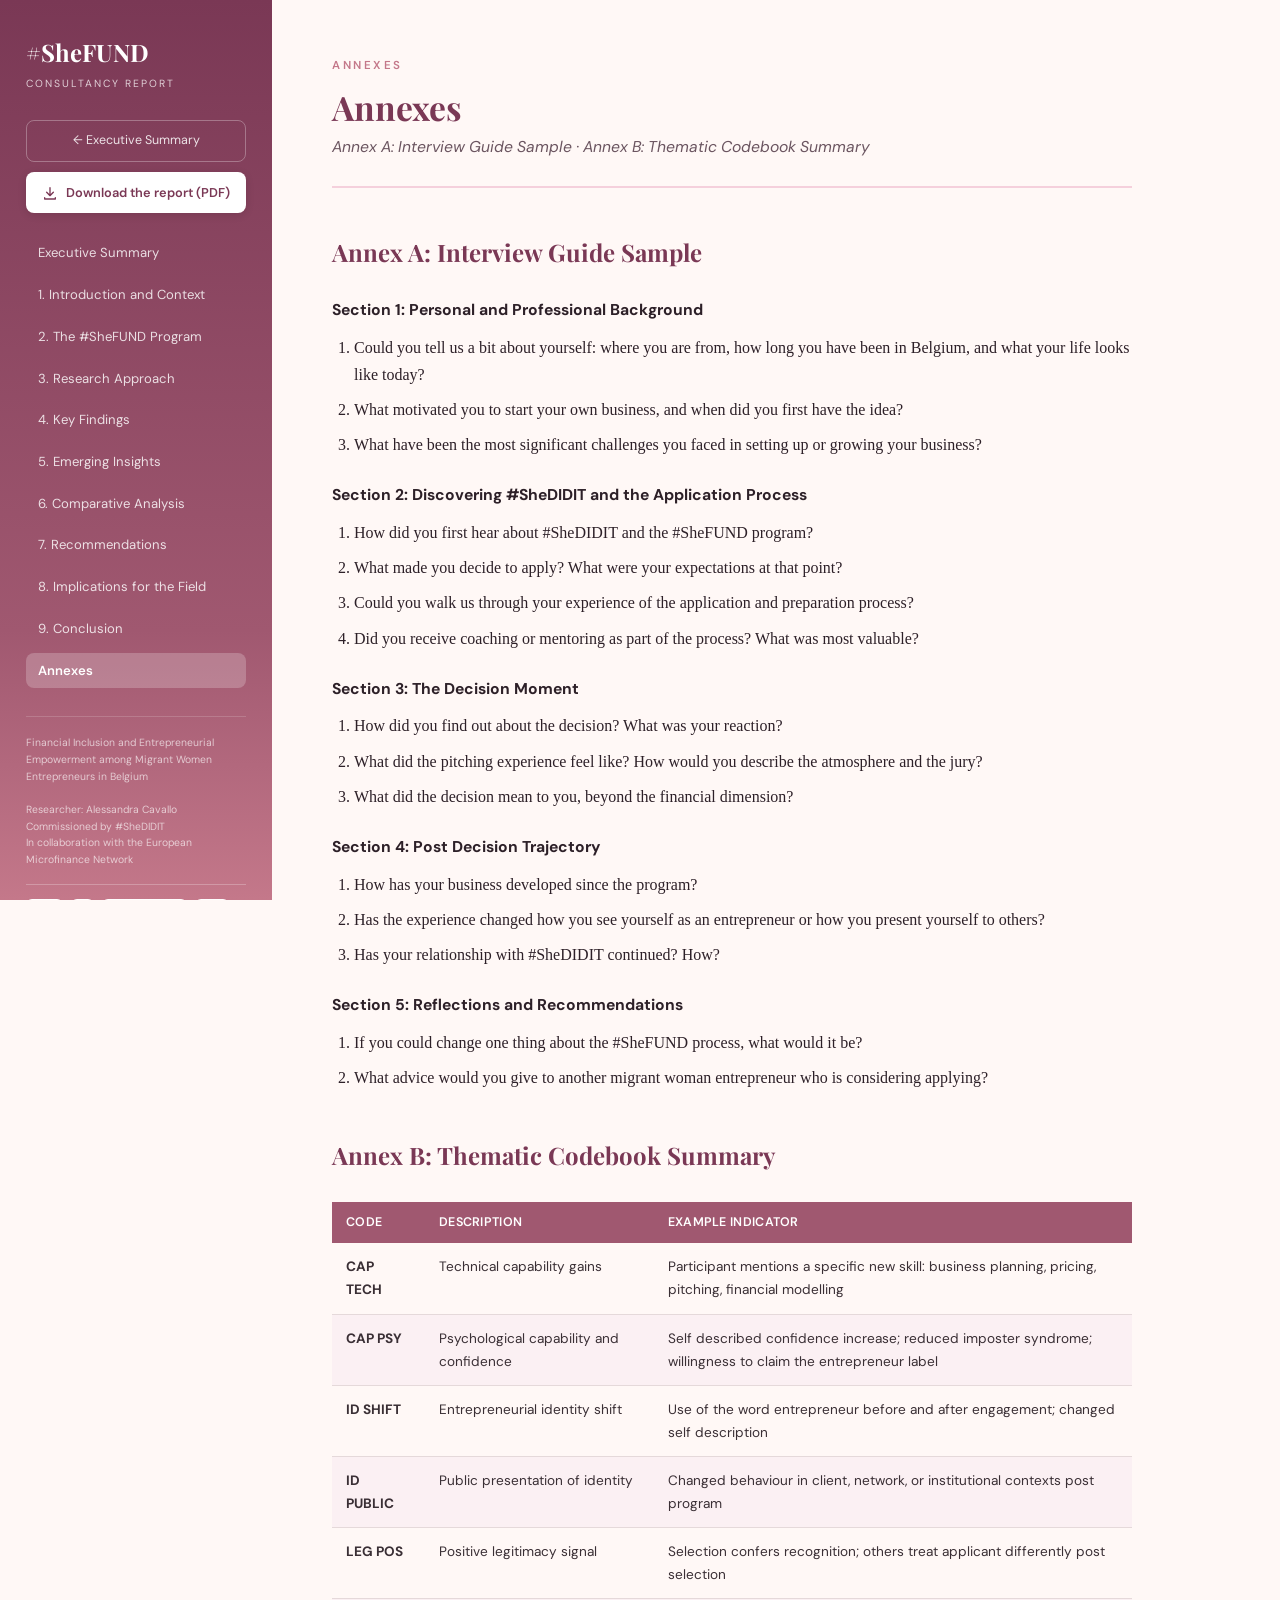
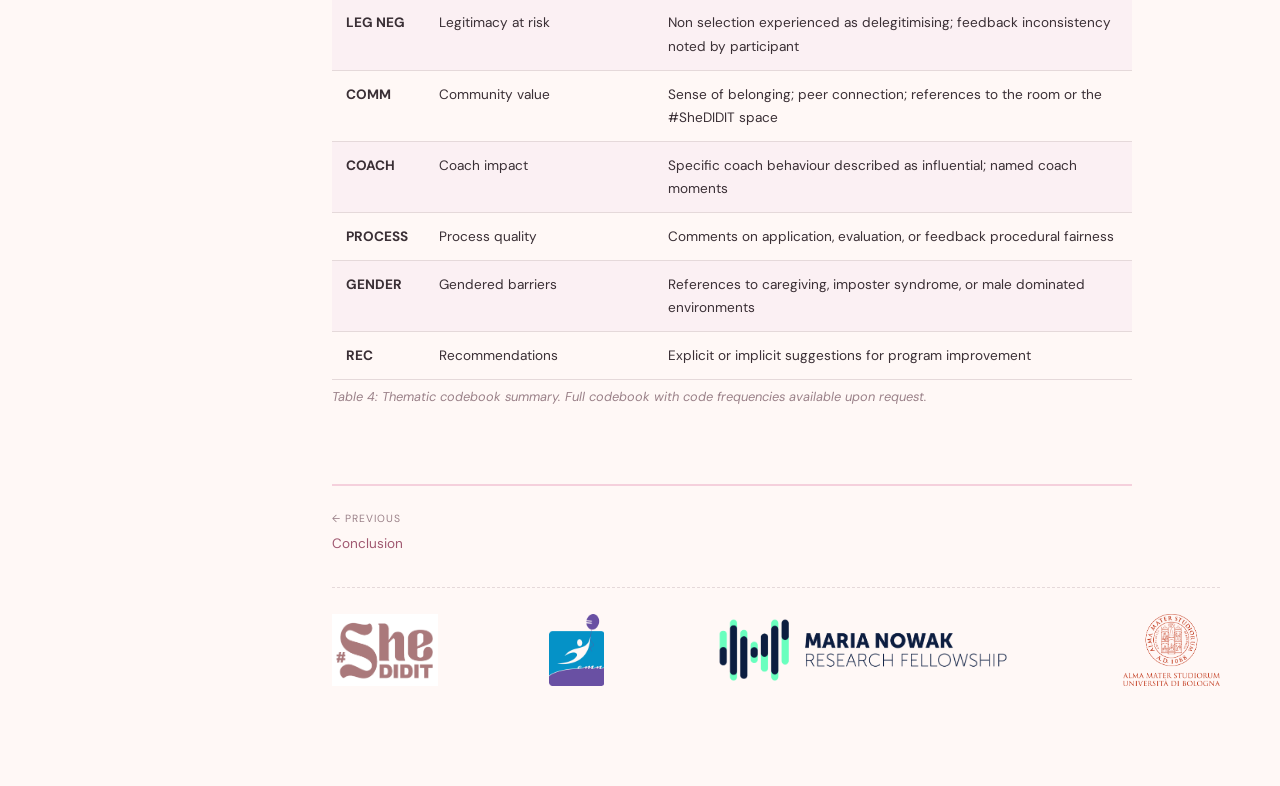
<file: Research Outputs/10-annexes.html>
<!DOCTYPE html>
<html lang="en">
<head>
<meta charset="UTF-8">
<title>Annexes — #SheFUND Consultancy Report</title>
<meta name="viewport" content="width=device-width, initial-scale=1">
<link rel="preconnect" href="https://fonts.googleapis.com">
<link href="https://fonts.googleapis.com/css2?family=Playfair+Display:ital,wght@0,400;0,600;0,700;0,800;1,400;1,600&family=DM+Sans:wght@300;400;500;600;700&display=swap" rel="stylesheet">
<link rel="stylesheet" href="site.css">
</head>
<body>
<div class="layout">
<aside class="sidebar">
  <div class="brand">#SheFUND</div>
  <div class="brand-sub">Consultancy Report</div>
  <a class="front-link" href="index.html">&larr; Executive Summary</a>
  <a class="download-link" href="SheFUND_Report.pdf" download="SheFUND_Consultancy_Report.pdf"><svg viewBox="0 0 24 24" width="16" height="16" aria-hidden="true"><path fill="currentColor" d="M12 3a1 1 0 0 1 1 1v9.59l3.3-3.3a1 1 0 1 1 1.4 1.42l-5 5a1 1 0 0 1-1.4 0l-5-5a1 1 0 1 1 1.4-1.42l3.3 3.3V4a1 1 0 0 1 1-1Zm-8 15a1 1 0 0 1 1 1v1h14v-1a1 1 0 1 1 2 0v2a1 1 0 0 1-1 1H4a1 1 0 0 1-1-1v-2a1 1 0 0 1 1-1Z"/></svg>Download the report (PDF)</a>
  <nav><ul>
    <li class="nav-group"><a href="index.html">Executive Summary</a></li>
    <li class="nav-group"><a href="01-introduction.html">1. Introduction and Context</a></li>
    <li class="nav-group"><a href="02-program.html">2. The #SheFUND Program</a></li>
    <li class="nav-group"><a href="03-research-approach.html">3. Research Approach</a></li>
    <li class="nav-group"><a href="04-key-findings.html">4. Key Findings</a></li>
    <li class="nav-group"><a href="05-emerging-insights.html">5. Emerging Insights</a></li>
    <li class="nav-group"><a href="06-comparative-analysis.html">6. Comparative Analysis</a></li>
    <li class="nav-group"><a href="07-recommendations.html">7. Recommendations</a></li>
    <li class="nav-group"><a href="08-implications.html">8. Implications for the Field</a></li>
    <li class="nav-group"><a href="09-conclusion.html">9. Conclusion</a></li>
    <li class="nav-group"><a class="active" href="10-annexes.html">Annexes</a></li>
  </ul></nav>
  <div class="sidebar-footer">Financial Inclusion and Entrepreneurial Empowerment among Migrant Women Entrepreneurs in Belgium<br><br>Researcher: Alessandra Cavallo<br>Commissioned by #SheDIDIT<br>In collaboration with the European Microfinance Network</div>
  <div class="logo-strip"><img src="she%20logo.png" alt="#SheDIDIT"><img src="EMN_logo.png" alt="European Microfinance Network"><img src="Maria_Nowak_Fellowship_logo.png" alt="Maria Nowak Research Fellowship"><img src="Unibo_Logo.png" alt="Universita di Bologna"></div>
</aside>
<main>

<div class="eyebrow">Annexes</div>
<h1 class="chapter-title">Annexes</h1>
<p class="chapter-dek">Annex A: Interview Guide Sample &middot; Annex B: Thematic Codebook Summary</p>

<h2 class="h-section">Annex A: Interview Guide Sample</h2>
<h4 class="h-subsub">Section 1: Personal and Professional Background</h4><ol class="plain-list"><li>Could you tell us a bit about yourself: where you are from, how long you have been in Belgium, and what your life looks like today?</li><li>What motivated you to start your own business, and when did you first have the idea?</li><li>What have been the most significant challenges you faced in setting up or growing your business?</li></ol><h4 class="h-subsub">Section 2: Discovering #SheDIDIT and the Application Process</h4><ol class="plain-list"><li>How did you first hear about #SheDIDIT and the #SheFUND program?</li><li>What made you decide to apply? What were your expectations at that point?</li><li>Could you walk us through your experience of the application and preparation process?</li><li>Did you receive coaching or mentoring as part of the process? What was most valuable?</li></ol><h4 class="h-subsub">Section 3: The Decision Moment</h4><ol class="plain-list"><li>How did you find out about the decision? What was your reaction?</li><li>What did the pitching experience feel like? How would you describe the atmosphere and the jury?</li><li>What did the decision mean to you, beyond the financial dimension?</li></ol><h4 class="h-subsub">Section 4: Post Decision Trajectory</h4><ol class="plain-list"><li>How has your business developed since the program?</li><li>Has the experience changed how you see yourself as an entrepreneur or how you present yourself to others?</li><li>Has your relationship with #SheDIDIT continued? How?</li></ol><h4 class="h-subsub">Section 5: Reflections and Recommendations</h4><ol class="plain-list"><li>If you could change one thing about the #SheFUND process, what would it be?</li><li>What advice would you give to another migrant woman entrepreneur who is considering applying?</li></ol>

<h2 class="h-section">Annex B: Thematic Codebook Summary</h2>
<div class="table-wrap"><table><thead><tr><th>Code</th><th>Description</th><th>Example Indicator</th></tr></thead><tbody><tr><td><strong>CAP TECH</strong></td><td>Technical capability gains</td><td>Participant mentions a specific new skill: business planning, pricing, pitching, financial modelling</td></tr><tr><td><strong>CAP PSY</strong></td><td>Psychological capability and confidence</td><td>Self described confidence increase; reduced imposter syndrome; willingness to claim the entrepreneur label</td></tr><tr><td><strong>ID SHIFT</strong></td><td>Entrepreneurial identity shift</td><td>Use of the word entrepreneur before and after engagement; changed self description</td></tr><tr><td><strong>ID PUBLIC</strong></td><td>Public presentation of identity</td><td>Changed behaviour in client, network, or institutional contexts post program</td></tr><tr><td><strong>LEG POS</strong></td><td>Positive legitimacy signal</td><td>Selection confers recognition; others treat applicant differently post selection</td></tr><tr><td><strong>LEG NEG</strong></td><td>Legitimacy at risk</td><td>Non selection experienced as delegitimising; feedback inconsistency noted by participant</td></tr><tr><td><strong>COMM</strong></td><td>Community value</td><td>Sense of belonging; peer connection; references to the room or the #SheDIDIT space</td></tr><tr><td><strong>COACH</strong></td><td>Coach impact</td><td>Specific coach behaviour described as influential; named coach moments</td></tr><tr><td><strong>PROCESS</strong></td><td>Process quality</td><td>Comments on application, evaluation, or feedback procedural fairness</td></tr><tr><td><strong>GENDER</strong></td><td>Gendered barriers</td><td>References to caregiving, imposter syndrome, or male dominated environments</td></tr><tr><td><strong>REC</strong></td><td>Recommendations</td><td>Explicit or implicit suggestions for program improvement</td></tr></tbody></table><p class="dl-note" style="border:none;margin-top:6px;padding-top:0;">Table 4: Thematic codebook summary. Full codebook with code frequencies available upon request.</p></div>
<div class="page-nav"><a href="09-conclusion.html"><span>&larr; Previous</span>Conclusion</a></div>
  <div class="logo-strip-page"><img src="she%20logo.png" alt="#SheDIDIT"><img src="EMN_logo.png" alt="European Microfinance Network"><img src="Maria_Nowak_Fellowship_logo.png" alt="Maria Nowak Research Fellowship"><img src="Unibo_Logo.png" alt="Universita di Bologna"></div>
</main>
</div>
</body>
</html>
</file>
<file: Research Outputs/site.css>
/* =========================================================
   #SheFUND Consultancy Report — shared site stylesheet
   ========================================================= */
:root{
  --cream:#FFF8F6;
  --charcoal:#2D2028;
  --rose:#C4788A;
  --rose-dark:#A05870;
  --rose-deep:#7A3855;
  --blush:#F5D0DC;
  --blush-light:#FBF0F3;
  --gold:#D4844A;
  --gold-light:#F0C098;
  --sage:#C8A840;
  --sage-light:#FFFBEA;
  --coral:#E8956A;
  --lavender:#807791;
  --lavender-light:#EDE8F4;
  --warm-gray:#6B5560;
  --gray-light:#9A8088;
  --border-gray:#E5D9DA;
  --green:#52704E;
  --sidebar-w:272px;
  --content-w:800px;
}
*{margin:0;padding:0;box-sizing:border-box}
html{scroll-behavior:smooth}
body{
  font-family:Georgia,'Times New Roman',serif;
  background:var(--cream);
  color:var(--charcoal);
  line-height:1.7;
  font-size:16px;
}

h1,h2,h3,h4{font-family:'Playfair Display',Georgia,serif;font-weight:700;color:var(--rose-deep)}
a{color:var(--rose-dark)}

/* ============ LAYOUT ============ */
.layout{display:flex;min-height:100vh}

/* ---- Sidebar ---- */
.sidebar{
  width:var(--sidebar-w);
  min-width:var(--sidebar-w);
  background:linear-gradient(180deg,var(--rose-deep),var(--rose-dark) 70%, var(--rose));
  color:#fff;
  padding:32px 26px 40px;
  position:sticky;
  top:0;
  height:100vh;
  overflow-y:auto;
}
.sidebar .brand{
  font-family:'Playfair Display',serif;
  font-size:1.5rem;
  font-weight:700;
  margin-bottom:2px;
}
.sidebar .brand-sub{
  font-family:'DM Sans',sans-serif;
  font-size:0.65rem;
  letter-spacing:2px;
  text-transform:uppercase;
  opacity:0.75;
  margin-bottom:28px;
}
.sidebar nav ul{list-style:none}
.sidebar nav .nav-group{margin-bottom:6px}
.sidebar nav a{
  display:block;
  font-family:'DM Sans',sans-serif;
  font-size:0.82rem;
  color:#fff;
  text-decoration:none;
  padding:9px 12px;
  border-radius:8px;
  opacity:0.82;
  transition:background 0.15s ease, opacity 0.15s ease;
  line-height:1.35;
}
.sidebar nav a:hover{background:rgba(255,255,255,0.12);opacity:1}
.sidebar nav a.active{background:rgba(255,255,255,0.22);opacity:1;font-weight:600}
.sidebar .front-link{
  display:block;font-family:'DM Sans',sans-serif;font-size:0.78rem;
  color:#fff;opacity:0.85;text-decoration:none;margin-bottom:18px;
  padding:9px 12px;border-radius:8px;border:1px solid rgba(255,255,255,0.35);
  text-align:center;
}
.sidebar .front-link:hover{background:rgba(255,255,255,0.12)}
.sidebar .sidebar-footer{
  margin-top:28px;padding-top:18px;border-top:1px solid rgba(255,255,255,0.25);
  font-family:'DM Sans',sans-serif;font-size:0.65rem;opacity:0.65;line-height:1.6;
}
.logo-strip{display:flex;flex-wrap:wrap;align-items:center;gap:8px;margin-top:16px;padding-top:14px;border-top:1px solid rgba(255,255,255,0.25)}
.logo-strip img{height:24px;width:auto;background:#fff;border-radius:6px;padding:3px 5px;display:block}
.logo-strip-page{display:flex;flex-wrap:wrap;align-items:center;justify-content:space-between;gap:28px;margin-top:32px;padding-top:26px;border-top:1px dashed var(--border-gray)}
.logo-strip-page img{height:72px;width:auto}


/* ---- Main content ---- */
main{
  flex:1;
  padding:56px 60px 100px;
  width:100%;
}
/* ---- Reading-width constraint (main now spans full width; text stays legible) ---- */
h1.chapter-title, .chapter-dek, .lede, p, blockquote, ul.plain-list, ol.plain-list,
.finding-box, .rec-box, .summary-grid, .rec-summary-card, .table-wrap, .page-nav, .dl-note {
  max-width: 800px;
}
.eyebrow{
  font-family:'DM Sans',sans-serif;font-size:0.72rem;letter-spacing:2.5px;
  text-transform:uppercase;color:var(--rose);font-weight:600;margin-bottom:10px;
}
h1.chapter-title{font-size:2.1rem;line-height:1.25;margin-bottom:6px}
.chapter-dek{
  font-family:'DM Sans',sans-serif;font-style:italic;color:var(--warm-gray);
  font-size:0.98rem;margin-bottom:34px;padding-bottom:26px;border-bottom:2px solid var(--blush);
}
h2.h-section{font-size:1.5rem;margin:44px 0 16px}
h3.h-sub{font-size:1.18rem;color:var(--rose-dark);margin:32px 0 12px}
h4.h-subsub{
  font-family:'DM Sans',sans-serif;font-weight:700;font-size:0.98rem;
  color:var(--charcoal);margin:24px 0 10px;
}
p{margin-bottom:16px;text-align:justify;color:#3a2f35}
.lede{font-size:1.05rem;font-style:italic;color:var(--warm-gray);font-family:'DM Sans',sans-serif;margin-bottom:28px}

blockquote{
  margin:20px 0;padding:16px 24px;
  border-left:4px solid var(--gold);
  background:var(--blush-light);
  border-radius:0 10px 10px 0;
  font-family:'Playfair Display',Georgia,serif;
  font-style:italic;font-size:1rem;line-height:1.6;color:var(--charcoal);
}
blockquote cite{
  display:block;margin-top:8px;font-style:normal;font-family:'DM Sans',sans-serif;
  font-size:0.72rem;letter-spacing:0.5px;text-transform:uppercase;color:var(--gray-light);
}

/* ---- Finding / theme boxes (chapter 4) ---- */
.finding-box{
  display:flex;gap:20px;align-items:flex-start;
  background:var(--blush-light);border:1px solid var(--blush);
  border-radius:16px;padding:26px 30px;margin:30px 0 10px;
}
.finding-box .fb-num{
  font-family:'Playfair Display',serif;font-weight:700;font-size:1.8rem;
  color:#fff;background:var(--rose-dark);
  width:50px;height:50px;min-width:50px;border-radius:50%;
  display:flex;align-items:center;justify-content:center;
}
.finding-box h3{margin:0 0 8px;font-size:1.15rem;color:var(--rose-deep)}
.finding-box p{margin:0;font-family:'DM Sans',sans-serif;font-size:0.9rem;color:var(--warm-gray)}

/* ---- Recommendation boxes (chapter 7) ---- */
.rec-box{
  background:var(--blush-light);border-left:5px solid var(--rose);
  border-radius:0 14px 14px 0;padding:22px 28px;margin:26px 0;
}
.rec-box h3{font-size:1.05rem;color:var(--rose-dark);margin-bottom:10px}
.rec-box .rec-actions{
  font-family:'DM Sans',sans-serif;font-size:0.86rem;color:var(--warm-gray);
  margin-top:12px;padding-left:20px;
}
.rec-box .rec-actions li{margin-bottom:6px}

/* ---- Tables ---- */
.table-wrap{overflow-x:auto;margin:26px 0}
table{
  width:100%;border-collapse:collapse;font-family:'DM Sans',sans-serif;font-size:0.85rem;
}
table caption{
  caption-side:top;text-align:left;font-family:'DM Sans',sans-serif;font-size:0.75rem;
  color:var(--gray-light);margin-bottom:8px;font-style:italic;
}
th{
  background:var(--rose-dark);color:#fff;text-align:left;padding:10px 14px;
  font-weight:600;font-size:0.78rem;letter-spacing:0.3px;text-transform:uppercase;
}
td{padding:12px 14px;border-bottom:1px solid var(--border-gray);vertical-align:top;color:#3a2f35}
tr:nth-child(even) td{background:var(--blush-light)}

/* ---- Summary cards (index page) ---- */
.summary-grid{display:flex;flex-direction:column;gap:14px;margin:20px 0 10px}
.summary-card{
  display:flex;gap:16px;align-items:flex-start;
  background:#fff;border:1px solid var(--border-gray);border-radius:14px;padding:20px 24px;
}
.summary-card .sc-num{
  font-family:'Playfair Display',serif;font-weight:700;font-size:1.3rem;color:var(--rose);
  min-width:2ch;
}
.summary-card h4{font-family:'DM Sans',sans-serif;font-size:0.92rem;margin-bottom:4px;color:var(--charcoal)}
.summary-card p{font-family:'DM Sans',sans-serif;font-size:0.82rem;color:var(--warm-gray);margin:0}

.rec-summary-card{
  background:#fff;border:1px solid var(--border-gray);border-radius:14px;
  padding:18px 22px;margin-bottom:12px;
}
.rec-summary-card .rsc-tag{
  font-family:'DM Sans',sans-serif;font-size:0.68rem;letter-spacing:1.5px;text-transform:uppercase;
  color:var(--gold);font-weight:700;
}
.rec-summary-card h4{font-family:'DM Sans',sans-serif;font-size:0.9rem;margin:4px 0 6px;color:var(--charcoal)}
.rec-summary-card p{font-family:'DM Sans',sans-serif;font-size:0.82rem;color:var(--warm-gray);margin:0}

/* ---- Cover (index) ---- */
.cover{
  background:linear-gradient(135deg,var(--rose-deep),var(--rose-dark) 60%,var(--coral));
  border-radius:22px;color:#fff;padding:52px 48px;margin-bottom:40px;
}
.cover .brand{font-family:'Playfair Display',serif;font-weight:700;font-size:1rem;opacity:0.85;margin-bottom:4px}
.cover h1{color:#fff;font-size:2.6rem;margin-bottom:10px}
.cover .cover-sub{font-family:'DM Sans',sans-serif;font-size:0.95rem;opacity:0.9;max-width:520px;margin-bottom:26px}
.cover .cover-meta{
  display:flex;flex-wrap:wrap;gap:26px;font-family:'DM Sans',sans-serif;font-size:0.72rem;
  border-top:1px solid rgba(255,255,255,0.3);padding-top:18px;opacity:0.9;
}
.cover .cover-meta div span{display:block;opacity:0.65;font-size:0.65rem;text-transform:uppercase;letter-spacing:1px;margin-bottom:2px}
.draft-pill{
  display:inline-block;font-family:'DM Sans',sans-serif;font-size:0.65rem;letter-spacing:1.5px;
  text-transform:uppercase;background:rgba(255,255,255,0.18);padding:4px 12px;border-radius:999px;
  margin-bottom:16px;
}

/* ---- Prev/next footer nav ---- */
.page-nav{
  display:flex;justify-content:space-between;gap:20px;margin-top:60px;padding-top:24px;
  border-top:2px solid var(--blush);font-family:'DM Sans',sans-serif;
}
.page-nav a{
  text-decoration:none;color:var(--rose-dark);font-size:0.85rem;max-width:45%;
}
.page-nav a span{display:block;font-size:0.65rem;text-transform:uppercase;letter-spacing:1px;color:var(--gray-light);margin-bottom:4px}
.page-nav .next{text-align:right;margin-left:auto}

/* ---- Callout / list styling ---- */
ul.plain-list, ol.plain-list{margin:0 0 16px 22px}
ul.plain-list li, ol.plain-list li{margin-bottom:8px}

.dl-note{
  font-family:'DM Sans',sans-serif;font-size:0.8rem;color:var(--gray-light);
  font-style:italic;border-top:1px dashed var(--border-gray);padding-top:14px;margin-top:30px;
}

/* ---- Mobile ---- */
@media(max-width:900px){
  .layout{flex-direction:column}
  .sidebar{position:relative;height:auto;width:100%;min-width:0}
  main{padding:34px 22px 70px;max-width:100%}
  .cover{padding:34px 24px}
  .cover h1{font-size:1.9rem}
  .finding-box{flex-direction:column}
}

/* ---- Password gate ---- */
body.gated .layout{display:none}
#gate{
  position:fixed;inset:0;z-index:9999;
  background:var(--bg);
  display:flex;align-items:center;justify-content:center;
  padding:24px;
}
body:not(.gated) #gate{display:none}
.gate-card{
  background:#fff;border:1px solid var(--border-gray);border-radius:var(--radius);
  box-shadow:var(--shadow-hover);
  padding:40px 36px;max-width:360px;width:100%;text-align:center;
}
.gate-card h1{font-size:1.3rem;margin-bottom:8px}
.gate-card p{font-family:'DM Sans',sans-serif;font-size:0.85rem;color:var(--warm-gray);margin-bottom:22px}
.gate-card input{
  width:100%;padding:11px 14px;border:1px solid var(--border-gray);border-radius:10px;
  font-family:'DM Sans',sans-serif;font-size:0.95rem;text-align:center;letter-spacing:2px;
  margin-bottom:14px;color:var(--charcoal);
}
.gate-card input:focus{outline:none;border-color:var(--rose)}
.gate-card button{
  width:100%;padding:11px 14px;border:none;border-radius:10px;
  background:var(--rose-dark);color:#fff;font-family:'DM Sans',sans-serif;font-weight:600;font-size:0.9rem;
  cursor:pointer;transition:background 0.15s;
}
.gate-card button:hover{background:var(--rose-deep)}
.gate-error{
  font-family:'DM Sans',sans-serif;font-size:0.78rem;color:var(--rose-deep);
  margin-top:12px;min-height:1em;
}

/* ---- Download report button (sidebar) ---- */
.sidebar .download-link{
  display:flex;align-items:center;justify-content:center;gap:8px;
  font-family:'DM Sans',sans-serif;font-size:0.8rem;font-weight:600;
  color:var(--rose-deep);background:#fff;text-decoration:none;
  margin:-8px 0 22px;padding:10px 12px;border-radius:8px;
  box-shadow:0 2px 8px rgba(0,0,0,0.12);transition:background 0.15s ease, transform 0.15s ease;
}
.sidebar .download-link:hover{background:var(--blush-light);transform:translateY(-1px)}
.sidebar .download-link svg{flex-shrink:0}
</file>
